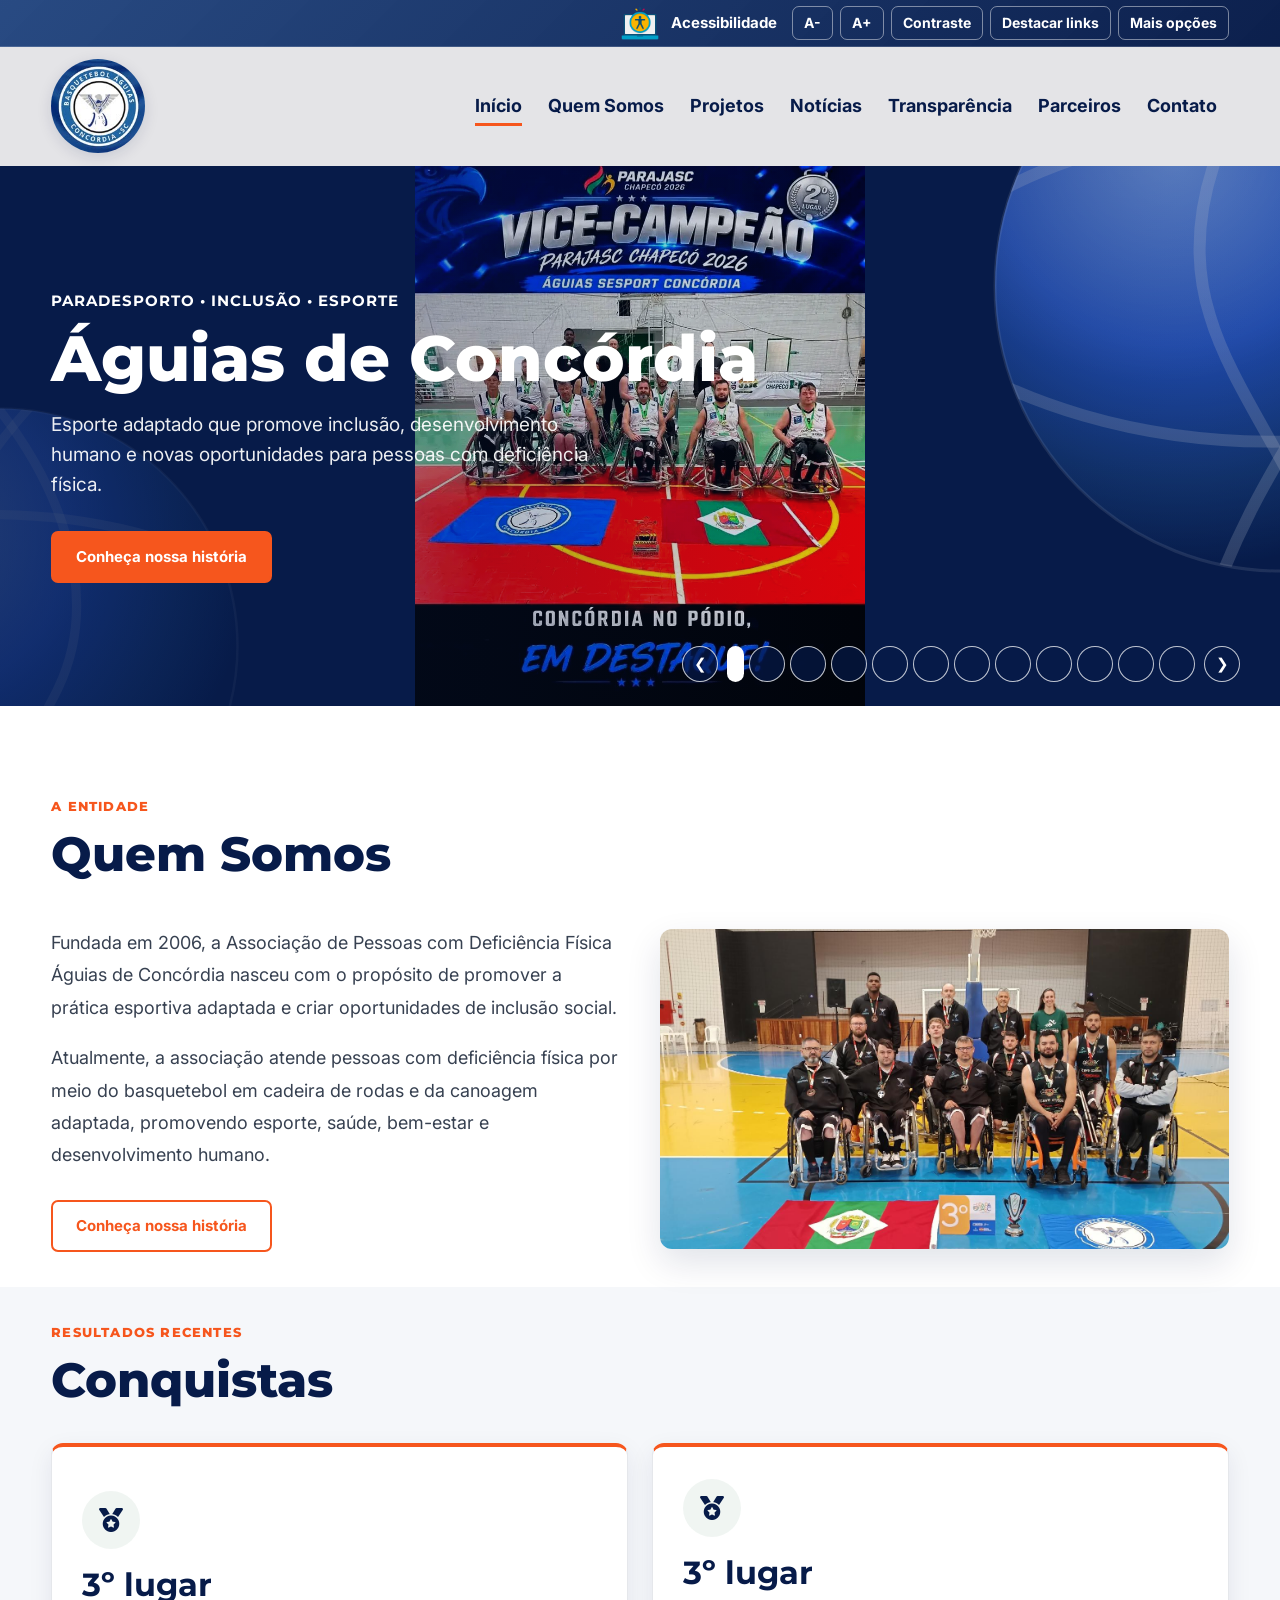
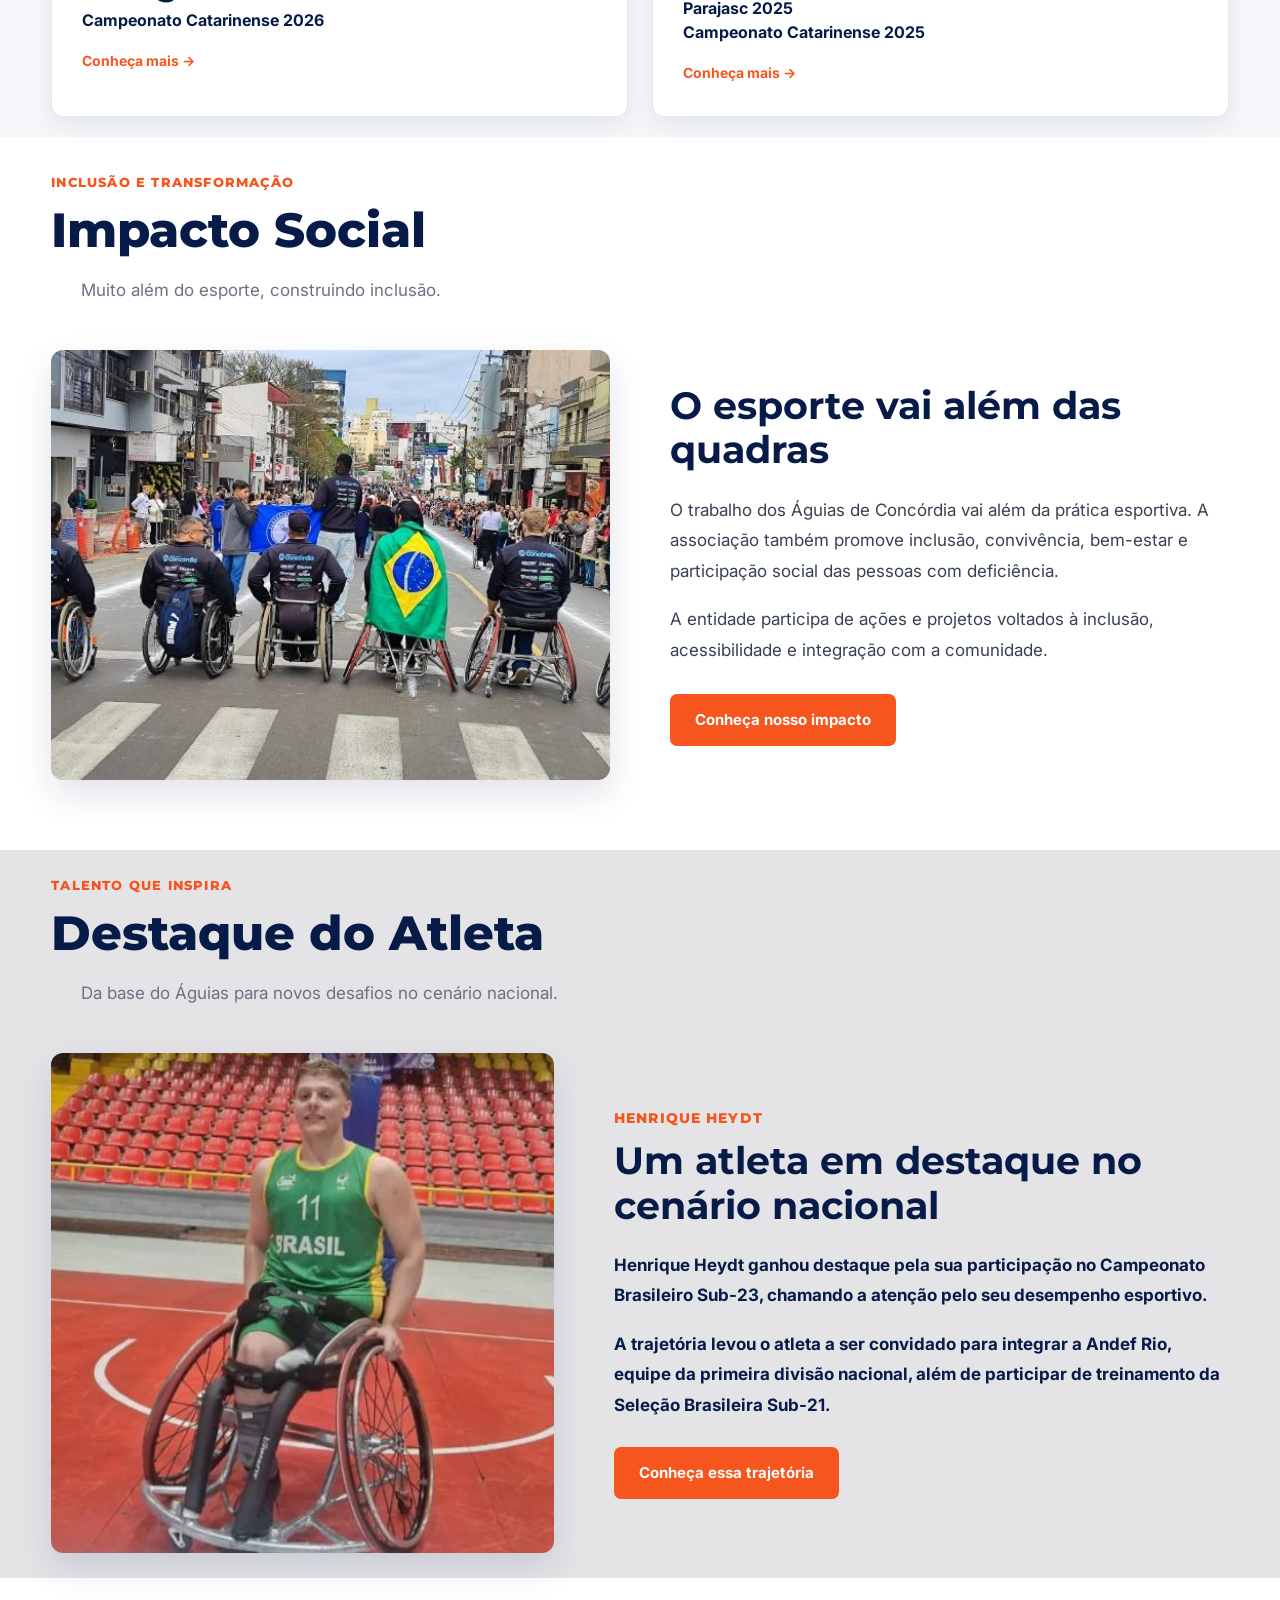
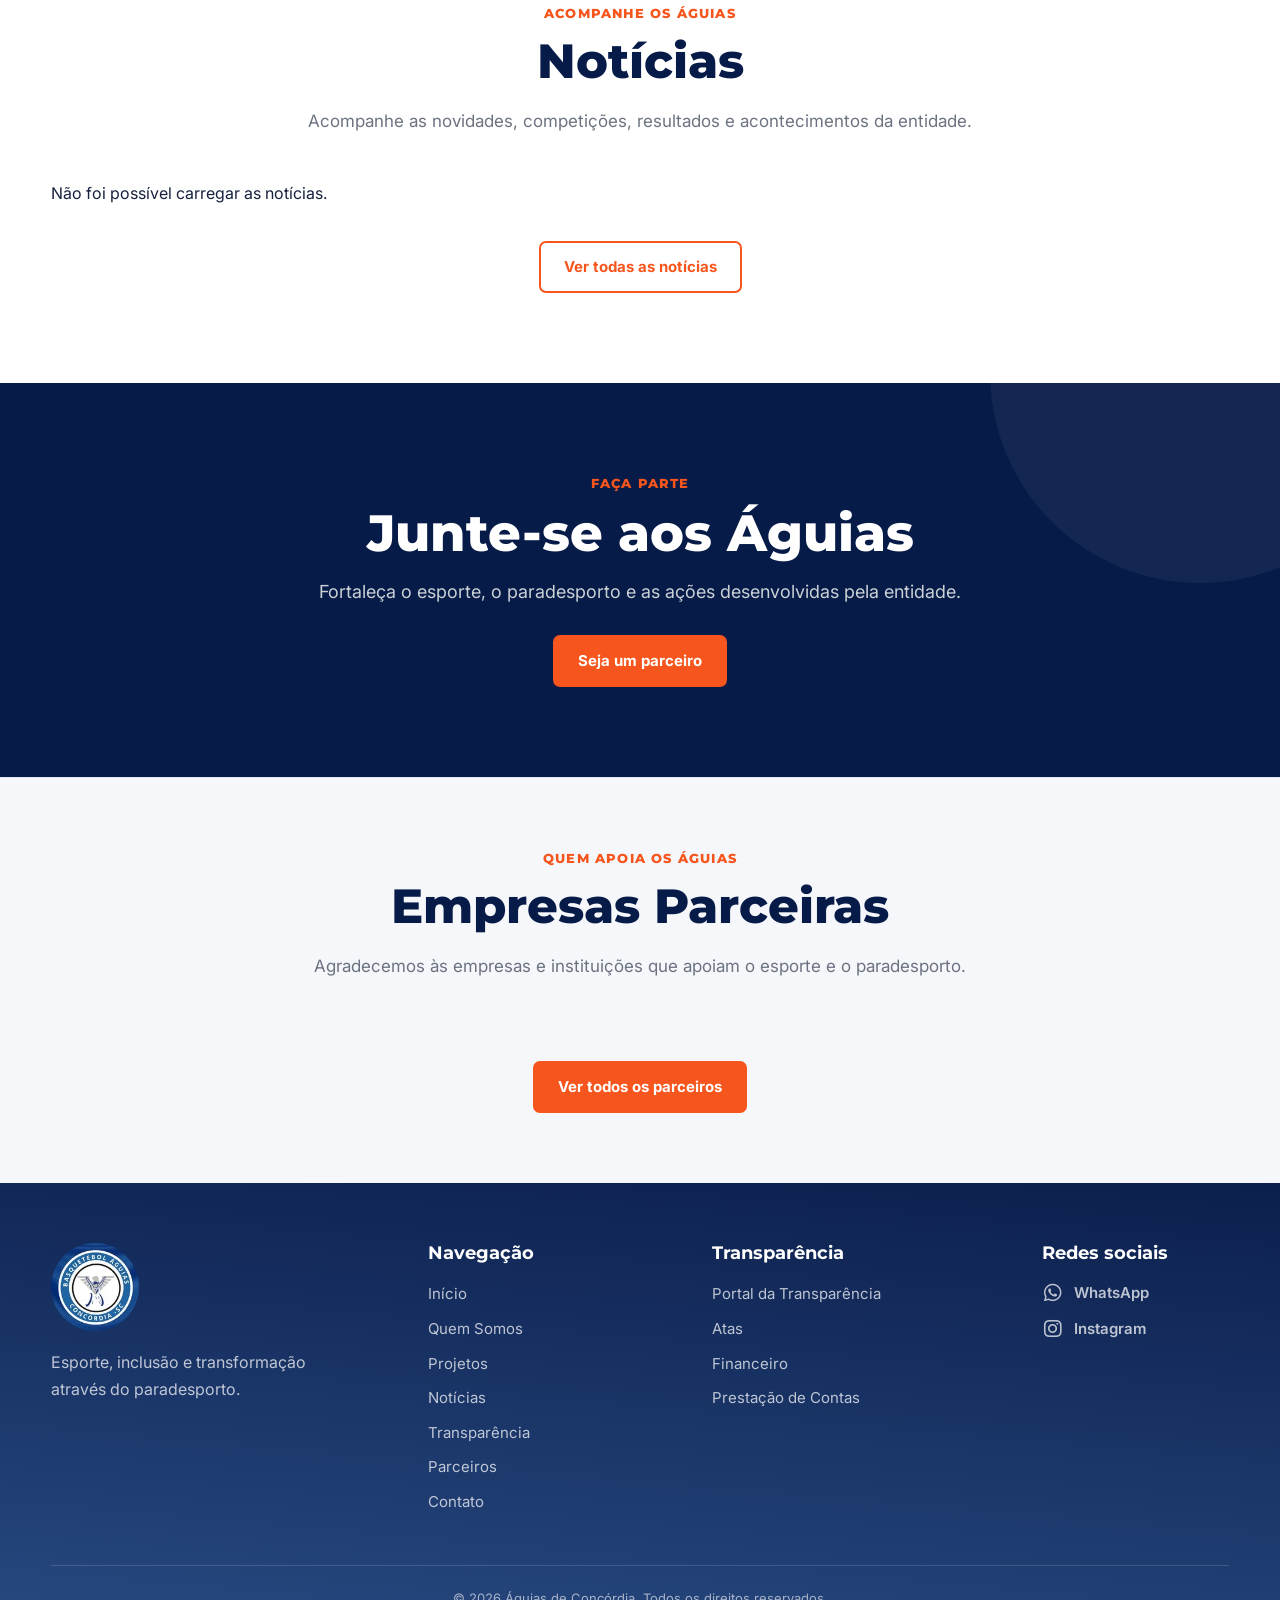
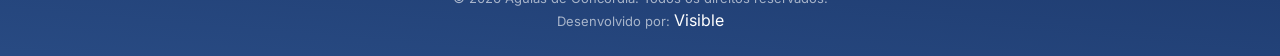
<file: index.html>
<!DOCTYPE html>
<html lang="pt-BR">

<head>
  <meta charset="UTF-8">

  <meta name="viewport" content="width=device-width, initial-scale=1.0, viewport-fit=cover">

  <!-- ==================================================
       iOS / Safari
  ================================================== -->
  <meta name="mobile-web-app-capable" content="yes">
  <meta name="apple-mobile-web-app-status-bar-style" content="default">
  <meta name="apple-mobile-web-app-title" content="Águias de Concórdia">

  <!-- ==================================================
       Navegadores / PWA
  ================================================== -->
  <meta name="theme-color" content="#0b2a4a">

  <!-- ==================================================
       SEO
  ================================================== -->
  <title>
    Águias de Concórdia | Paradesporto, Inclusão e Esporte
  </title>

  <meta name="description" content="Águias de Concórdia: esporte, inclusão e transformação através do paradesporto. Conheça nossos atletas, projetos, notícias, parceiros e ações.">

  <meta name="robots" content="index, follow">

  <meta name="author" content="Águias de Concórdia">

  <!-- ==================================================
       URL CANÔNICA
  ================================================== -->
  <link rel="canonical" href="https://www.aguiasdeconcordia.org/">

  <!-- ==================================================
       FAVICON
  ================================================== -->
  <link rel="icon" type="image/png" href="assets/logo_aguias_concordia.png">

  <!-- ==================================================
       OPEN GRAPH
  ================================================== -->
  <meta property="og:type" content="website">

  <meta property="og:title" content="Águias de Concórdia | Paradesporto, Inclusão e Esporte">

  <meta property="og:description" content="Esporte, inclusão e transformação através do paradesporto.">

  <meta property="og:url" content="https://www.aguiasdeconcordia.org/">

  <meta property="og:image" content="https://www.aguiasdeconcordia.org/assets/logo_aguias_concordia.webp">

  <meta property="og:locale" content="pt_BR">

  <!-- ==================================================
       TWITTER / X
  ================================================== -->
  <meta name="twitter:card" content="summary_large_image">

  <meta name="twitter:title" content="Águias de Concórdia | Paradesporto, Inclusão e Esporte">

  <meta name="twitter:description" content="Esporte, inclusão e transformação através do paradesporto.">

  <meta name="twitter:image" content="https://www.aguiasdeconcordia.org/assets/logo_aguias_concordia.webp">

  <!-- ==================================================
       FONTES
  ================================================== -->
  <link rel="preconnect" href="https://fonts.googleapis.com">

  <link rel="preconnect" href="https://fonts.gstatic.com" crossorigin>

  <link rel="stylesheet" href="https://fonts.googleapis.com/css2?family=Inter:wght@400;500;600;700;800&family=Montserrat:wght@500;600;700;800&display=swap">

  <!-- ==================================================
       FONT AWESOME
  ================================================== -->
  <link rel="stylesheet" href="https://cdnjs.cloudflare.com/ajax/libs/font-awesome/6.7.2/css/all.min.css">

  <!-- ==================================================
       CSS PRINCIPAL
  ================================================== -->
  <link rel="stylesheet" href="css/style.css">

  <!-- ==================================================
       DADOS ESTRUTURADOS — ORGANIZAÇÃO
  ================================================== -->
  <script type="application/ld+json">
  {
    "@context": "https://schema.org",
    "@type": "Organization",
    "name": "Águias de Concórdia",
    "url": "https://www.aguiasdeconcordia.org/",
    "logo": "https://www.aguiasdeconcordia.org/assets/logo_aguias_concordia.webp",
    "description": "Esporte, inclusão e transformação através do paradesporto.",
    "address": {
      "@type": "PostalAddress",
      "addressLocality": "Concórdia",
      "addressRegion": "SC",
      "addressCountry": "BR"
    }
  }
  </script>

</head>

<body>

  <!-- ACESSIBILIDADE -->
  <a href="#conteudo" class="skip-link">Ir para o conteúdo principal</a>

  <div class="barra-acessibilidade" role="region" aria-label="Ferramentas de acessibilidade">
    <div class="container barra-acessibilidade__conteudo">

      <span class="acessibilidade-titulo">
        Acessibilidade
      </span>

      <button type="button" id="diminuir-fonte" aria-label="Diminuir tamanho da fonte">A-</button>

      <button type="button" id="aumentar-fonte" aria-label="Aumentar tamanho da fonte">A+</button>

      <button type="button" id="alto-contraste" aria-label="Ativar alto contraste">Contraste</button>

      <button type="button" id="destacar-links" aria-label="Destacar links da página">Destacar links</button>

      <button type="button" id="abrir-acessibilidade" aria-expanded="false" aria-controls="painel-acessibilidade">Mais opções</button>



    </div>
  </div>

  <div id="painel-acessibilidade" class="painel-acessibilidade" hidden>
    <div class="container painel-acessibilidade__conteudo">

      <div class="acessibilidade-opcoes">

        <h2>Opções de acessibilidade</h2>

        <div class="acessibilidade-botoes">

          <button type="button" id="reduzir-animacoes" aria-pressed="false">
            Reduzir animações
          </button>

          <button type="button" id="aumentar-espacamento" aria-pressed="false">
            Aumentar espaçamento
          </button>

          <button type="button" id="aumentar-cursor" aria-pressed="false">
            Cursor maior
          </button>

          <button type="button" id="restaurar-acessibilidade">
            Restaurar padrão
          </button>

        </div>
      </div>
    </div>
  </div>


  <!-- HEADER -->
  <header class="cabecalho">
    <div class="container cabecalho__conteudo">

      <a href="index.html" class="logo-link" aria-label="Águias de Concórdia - Página inicial">

        <picture>
          <source media="(max-width: 800px)" srcset="assets/logo_aguias_concordia.webp">

          <img src="assets/logo_aguias_concordia.png" alt="Águias de Concórdia" class="logo" loading="lazy" decoding="async">
        </picture>
      </a>

      <button type="button" class="botao-menu" id="botao-menu" aria-label="Abrir menu principal" aria-expanded="false" aria-controls="menu-principal">
        <span></span>
        <span></span>
        <span></span>
      </button>

      <nav class="menu-principal" id="menu-principal" aria-label="Menu principal">
        <ul>

          <li>
            <a href="index.html" aria-current="page">Início</a>
          </li>

          <li>
            <a href="quem-somos.html">Quem Somos</a>
          </li>

          <li>
            <a href="projetos.html">Projetos</a>
          </li>

          <li>
            <a href="noticias.html">Notícias</a>
          </li>

          <li>
            <a href="transparencia.html">Transparência</a>
          </li>

          <li>
            <a href="parceiros.html">Parceiros</a>
          </li>

          <li>
            <a href="contato.html">Contato</a>
          </li>

        </ul>
      </nav>

    </div>
  </header>


  <!-- CONTEÚDO -->
  <main id="conteudo">

    <!-- HERO -->
    <section class="hero" aria-labelledby="titulo-hero">

      <div class="hero-imagem" aria-hidden="true">


        <picture>
          <source media="(max-width: 800px)" srcset="assets/vice_campeaonato_chapeco_mobile_412x495.webp">

          <img class="hero-slide ativo" src="assets/vice_campeaonato_chapeco_menor.webp" alt="Equipe Águias de Concórdia de basquetebol em cadeira de rodas Vice Campeão 2026" fetchpriority="high" decoding="async">
        </picture>

        <picture>
          <source media="(max-width: 800px)" srcset="assets/5.webp">

          <img class="hero-slide" src="assets/5.jpg" alt="Atleta dos Águias de Concórdia durante partida" loading="lazy" decoding="async">
        </picture>


        <picture>
          <source media="(max-width: 800px)" srcset="assets/7.webp">

          <img class="hero-slide" src="assets/7.jpg" alt="Atleta dos Águias de Concórdia em atividade esportiva" loading="lazy" decoding="async">
        </picture>


        <picture>
          <source media="(max-width: 800px)" srcset="assets/6.webp">

          <img class="hero-slide" src="assets/6.jpg" alt="Atletas dos Águias de Concórdia durante partida" loading="lazy" decoding="async">
        </picture>


        <picture>
          <source media="(max-width: 800px)" srcset="assets/carro_onibus_mobile.webp">

          <img class="hero-slide" src="assets/carro_onibus_menor.webp" alt="Veiculos da Entidade Carro, Van e Onibus" loading="lazy" decoding="async">
        </picture>

        <picture>
          <source media="(max-width: 800px)" srcset="assets/42.webp">

          <img class="hero-slide" src="assets/42.jpg" alt="Equipe Águias de Concórdia durante competição" loading="lazy" decoding="async">
        </picture>

        <picture>
          <source media="(max-width: 800px)" srcset="assets/10.webp">

          <img class="hero-slide" src="assets/10.jpg" alt="Atletas treinando" loading="lazy" decoding="async">
        </picture>

        <picture>
          <source media="(max-width: 800px)" srcset="assets/40.webp">

          <img class="hero-slide" src="assets/40.jpg" alt="Atleta tirando foto com fã" loading="lazy" decoding="async">
        </picture>

        <picture>
          <source media="(max-width: 800px)" srcset="assets/41.webp">

          <img class="hero-slide" src="assets/41.jpg" alt="Atleta com sua medalha" loading="lazy" decoding="async">
        </picture>


        <picture>
          <source media="(max-width: 800px)" srcset="assets/frente_carro_adesivado_pequena.webp">

          <img class="hero-slide" src="assets/frente_carro_adesivado_pequena.webp" alt="Veiculos da Entidade Carro, Van e Onibus" loading="lazy" decoding="async">
        </picture>


        <picture>
          <source media="(max-width: 800px)" srcset="assets/carro_onibus_van_mobile.webp">

          <img class="hero-slide" src="assets/carro_onibus_van_menor.webp" alt="Veiculos da Entidade Carro, Van e Onibus" loading="lazy" decoding="async">
        </picture>

        <!--<picture>
            <source media="(max-width: 800px)" srcset="assets/carro_van_mobile.webp">

            <img class="hero-slide" src="assets/carro_van_menor.webp" alt="Veiculos da Entidade Carro, Van e Onibus" loading="lazy" decoding="async">
          </picture>-->

        <!--  <picture>
            <source media="(max-width: 800px)" srcset="assets/tampa_lateral_oibus_pequena.webp">

            <img class="hero-slide" src="assets/tampa_lateral_oibus_pequena.webp" alt="Veiculos da Entidade Carro, Van e Onibus" loading="lazy" decoding="async">
          </picture>-->


        <picture>
          <source media="(max-width: 800px)" srcset="assets/frente_onibus_pequena.webp">

          <img class="hero-slide" src="assets/frente_onibus_grande.jpeg" alt="Veiculos da Entidade Carro, Van e Onibus" loading="lazy" decoding="async">
        </picture>

      </div>


      <div class=" hero-overlay">
      </div>

      <div class="hero-controles" aria-label="Controles das imagens principais">

        <button type="button" class="hero-anterior" aria-label="Imagem anterior">
          &#10094;
        </button>

        <div class="hero-indicadores" aria-label="Selecionar imagem"></div>

        <button type="button" class="hero-proximo" aria-label="Próxima imagem">
          &#10095;
        </button>

      </div>

      <div class="container hero-conteudo">

        <p class="hero-subtitulo">PARADESPORTO • INCLUSÃO • ESPORTE</p>

        <h1 id="titulo-hero">Águias de Concórdia</h1>

        <p class="hero-texto">
          Esporte adaptado que promove inclusão, desenvolvimento humano
          e novas oportunidades para pessoas com deficiência física.
        </p>

        <a href="quem-somos.html" class="botao">
          Conheça nossa história
        </a>

      </div>
    </section>


    <!-- QUEM SOMOS — RESUMO -->
    <section class="secao quem-somos" aria-labelledby="titulo-quem-somos">

      <div class="container">

        <div class="secao-cabecalho">
          <p class="eyebrow">A entidade</p>
          <h2 id="titulo-quem-somos">Quem Somos</h2>
        </div>

        <div class="quem-somos__conteudo">

          <div class="quem-somos__texto">
            <p>
              Fundada em 2006, a Associação de Pessoas com Deficiência Física
              Águias de Concórdia nasceu com o propósito de promover a prática
              esportiva adaptada e criar oportunidades de inclusão social.
            </p>

            <p>
              Atualmente, a associação atende pessoas com deficiência física
              por meio do basquetebol em cadeira de rodas e da canoagem adaptada,
              promovendo esporte, saúde, bem-estar e desenvolvimento humano.
            </p>

            <a href="quem-somos.html" class="botao botao--secundario">
              Conheça nossa história
            </a>
          </div>

          <div class="imagem-destaque">

            <picture>
              <source media="(max-width: 800px)" srcset="assets/quem_somos_mobile.webp">

              <img class="animar-entrada entrada-esquerda" src="assets/quem_somos.jpg" alt="Equipe dos Águias de Concórdia" loading="lazy" decoding="async">
            </picture>

          </div>

        </div>
      </div>
    </section>

    <!--=====================================================CONQUISTAS 2025=====================================================-->

    <section class=" secao conquistas" aria-labelledby="titulo-conquistas">

      <div class="container">

        <div class="secao-cabecalho conquistas__cabecalho">

          <p class="eyebrow">Resultados recentes</p>

          <h2 id="titulo-conquistas">
            Conquistas
          </h2>

        </div>


        <div class="conquistas__grid">

          <!-- PARAjasc -->
          <a href="quem-somos.html" class="conquista-card">

            <div class="conquista-card__icone" aria-hidden="true">
              <i class="fa-solid fa-medal"></i>
            </div>

            <strong>3º lugar</strong>

            <span>Campeonato Catarinense 2026</span>

            <span class="conquista-card__link">
              Conheça mais →
            </span>

          </a>



          </a>
          <!-- PARAjasc -->
          <a href="quem-somos.html" class="conquista-card">

            <div class="conquista-card__icone" aria-hidden="true">
              <i class="fa-solid fa-medal"></i>
            </div>

            <strong>3º lugar</strong>
            <span>Parajasc 2025</span>
            <span>Campeonato Catarinense 2025</span>

            <span class="conquista-card__link">
              Conheça mais →
            </span>

          </a>

        </div>

      </div>

    </section>



    <!-- =====================================================
     IMPACTO SOCIAL
====================================================== -->

    <!-- =====================================================
     IMPACTO SOCIAL
====================================================== -->

    <section class="secao impacto-social" aria-labelledby="titulo-impacto-social">

      <div class="container">

        <!-- CABEÇALHO DA SEÇÃO -->
        <div class="secao-cabecalho impacto-social__cabecalho">

          <p class="eyebrow">
            Inclusão e transformação
          </p>

          <h2 id="titulo-impacto-social">
            Impacto Social
          </h2>

          <p class="secao-introducao">
            Muito além do esporte, construindo inclusão.
          </p>

        </div>


        <!-- CONTEÚDO -->
        <div class="impacto-social__conteudo">

          <!-- IMAGEM -->
          <div class="impacto-social__imagem">


            <picture>
              <source media="(max-width: 800px)" srcset="assets/17.webp">

              <img class="animar-entrada entrada-direita" src="assets/17.jpg" alt="Equipe Águias de Concórdia em atividade" loading="lazy" decoding="async">
            </picture>

          </div>


          <!-- TEXTO -->
          <div class="impacto-social__texto">

            <h3>
              O esporte vai além das quadras
            </h3>

            <p>
              O trabalho dos Águias de Concórdia vai além da prática esportiva.
              A associação também promove inclusão, convivência, bem-estar e
              participação social das pessoas com deficiência.
            </p>

            <p>
              A entidade participa de ações e projetos voltados à inclusão,
              acessibilidade e integração com a comunidade.
            </p>

            <a href="quem-somos.html" class="botao">
              Conheça nosso impacto
            </a>

          </div>

        </div>

      </div>

    </section>

    <!-- =====================================================
     DESTAQUE DO ATLETA
====================================================== -->

    <section class="secao destaque-atleta" aria-labelledby="titulo-destaque-atleta">

      <div class="container">

        <!-- CABEÇALHO DA SEÇÃO -->
        <div class="secao-cabecalho destaque-atleta__cabecalho">

          <p class="eyebrow">
            Talento que inspira
          </p>

          <h2 id="titulo-destaque-atleta">
            Destaque do Atleta
          </h2>

          <p class="secao-introducao">
            Da base do Águias para novos desafios no cenário nacional.
          </p>

        </div>

        <!-- CONTEÚDO -->
        <div class="destaque-atleta__conteudo">

          <!-- FOTO -->
          <div class="destaque-atleta__imagem">


            <picture>
              <source media="(max-width: 800px)" srcset="assets/46.webp">

              <img class="animar-entrada entrada-esquerda" src="assets/46.jpg" alt="Henrique Heydt, atleta do Águias de Concórdia" loading="lazy" decoding="async">
            </picture>

          </div>

          <!-- TEXTO -->
          <div class="destaque-atleta__texto">

            <p class="destaque-atleta__rotulo">
              Henrique Heydt
            </p>

            <h3>
              Um atleta em destaque no cenário nacional
            </h3>

            <p>
              Henrique Heydt ganhou destaque pela sua participação no
              Campeonato Brasileiro Sub-23, chamando a atenção pelo seu
              desempenho esportivo.
            </p>

            <p>
              A trajetória levou o atleta a ser convidado para integrar a
              Andef Rio, equipe da primeira divisão nacional, além de
              participar de treinamento da Seleção Brasileira Sub-21.
            </p>

            <a href="quem-somos.html" class="botao">
              Conheça essa trajetória
            </a>

          </div>

        </div>

      </div>

    </section>



    <!-- NOTÍCIAS — DESTAQUES -->
    <section class="secao noticias" aria-labelledby="titulo-noticias">

      <div class="container">

        <div class="secao-cabecalho secao-cabecalho--centralizado">
          <p class="eyebrow">Acompanhe os Águias</p>
          <h2 id="titulo-noticias">Notícias</h2>

          <p class="secao-introducao">
            Acompanhe as novidades, competições, resultados
            e acontecimentos da entidade.
          </p>
        </div>

        <div class="noticias__grid" id="lista-noticias-home">
        </div>

        <div class="secao-botao">
          <a href="noticias.html" class="botao botao--secundario">
            Ver todas as notícias
          </a>
        </div>

      </div>
    </section>


    <!-- JUNTE-SE A NÓS -->
    <section class="secao apoie" aria-labelledby="titulo-apoie">

      <div class="container">

        <div class="apoie__conteudo">

          <p class="eyebrow eyebrow--claro">Faça parte</p>

          <h2 id="titulo-apoie">Junte-se aos Águias</h2>

          <p>
            Fortaleça o esporte, o paradesporto e as ações
            desenvolvidas pela entidade.
          </p>

          <a href="contato.html" class="botao">
            Seja um parceiro
          </a>

        </div>

      </div>
    </section>


    <!-- PARCEIROS — CARROSSEL -->
    <section class="parceiros" aria-labelledby="titulo-parceiros">
      <div class="container">
        <div class="secao-cabecalho secao-cabecalho--centralizado">
          <p class="eyebrow">Quem apoia os Águias</p>
          <h2 id="titulo-parceiros">Empresas Parceiras</h2>
          <p class="secao-introducao">
            Agradecemos às empresas e instituições que apoiam
            o esporte e o paradesporto.
          </p>
        </div>
        <div class="parceiros-carrossel">

          <div class="parceiros-carrossel__viewport" aria-label="Empresas parceiras">
            <div class="parceiros__lista" id="lista-parceiros-home"></div>
          </div>
        </div>
        <div class="secao-botao">
          <a href="parceiros.html" class="botao">
            Ver todos os parceiros
          </a>
        </div>
      </div>
    </section>

  </main>


  <!-- FOOTER -->
  <footer class="rodape">

    <div class="container">

      <div class="footer-grid">

        <div class="footer-col footer-col--marca">

          <a href="index.html" aria-label="Voltar para o início">

            <picture>
              <source media="(max-width: 800px)" srcset="assets/logo_aguias_concordia.webp">

              <img src="assets/logo_aguias_concordia.png" alt="Águias de Concórdia" class="logo-footer" loading=lazy" decoding="async">
            </picture>
          </a>

          <p>
            Esporte, inclusão e transformação
            através do paradesporto.
          </p>

        </div>


        <div class="footer-col">

          <h2>Navegação</h2>

          <ul>
            <li><a href="index.html">Início</a></li>
            <li><a href="quem-somos.html">Quem Somos</a></li>
            <li><a href="projetos.html">Projetos</a></li>
            <li><a href="noticias.html">Notícias</a></li>
            <li><a href="transparencia.html">Transparência</a></li>
            <li><a href="parceiros.html">Parceiros</a></li>
            <li><a href="contato.html">Contato</a></li>
          </ul>

        </div>


        <div class="footer-col">

          <h2>Transparência</h2>

          <ul>
            <li><a href="transparencia.html">Portal da Transparência</a></li>
            <li><a href="transparencia.html">Atas</a></li>
            <li><a href="transparencia.html">Financeiro</a></li>
            <!--Opcional 
            <li><a href="transparencia.html">Convênios</a></li>
            <li><a href="transparencia.html">Contratos</a></li>-->
            <li><a href="transparencia.html">Prestação de Contas</a></li>
          </ul>

        </div>


        <div class="footer-col">

          <h2>Redes sociais</h2>

          <ul class="redes-sociais">

            <li>
              <a href="https://wa.me/5549999665891?text=Olá!%20Vim%20pelo%20site%20dos%20Águias%20de%20Concórdia%20e%20gostaria%20de%20obter%20mais%20informações.%20Poderiam%20me%20ajudar%3F" target="_blank" rel="noopener noreferrer" aria-label="WhatsApp dos Águias de Concórdia">

                <i class="fa-brands fa-whatsapp" aria-hidden="true"></i>
                <span>WhatsApp</span>
              </a>
            </li>

            <li>
              <a href="https://www.instagram.com/aguiasconcordia/" target="_blank" rel="noopener noreferrer" aria-label="Instagram dos Águias de Concórdia">
                <i class="fa-brands fa-instagram" aria-hidden="true"></i>
                <span>Instagram</span>
              </a>
            </li>

          </ul>

        </div>

      </div>

      <div class="footer-bottom">
        <p>
          &copy; 2026 Águias de Concórdia.
          Todos os direitos reservados.
        </p>
        <p class="desenvolvido-por">
          Desenvolvido por:
          <a href="https://www.linkedin.com/in/rafael-da-silva-rfs/" target="_blank" rel="noopener noreferrer">
            Visible
          </a>
        </p>
      </div>


    </div>
  </footer>

  <script src="js/script.js"></script>
  <script src="js/noticias.js"></script>
  <script src="js/parceiros.js"></script>
  <script src="js/iteracoes.js"></script>
</body>

</html>
</file>
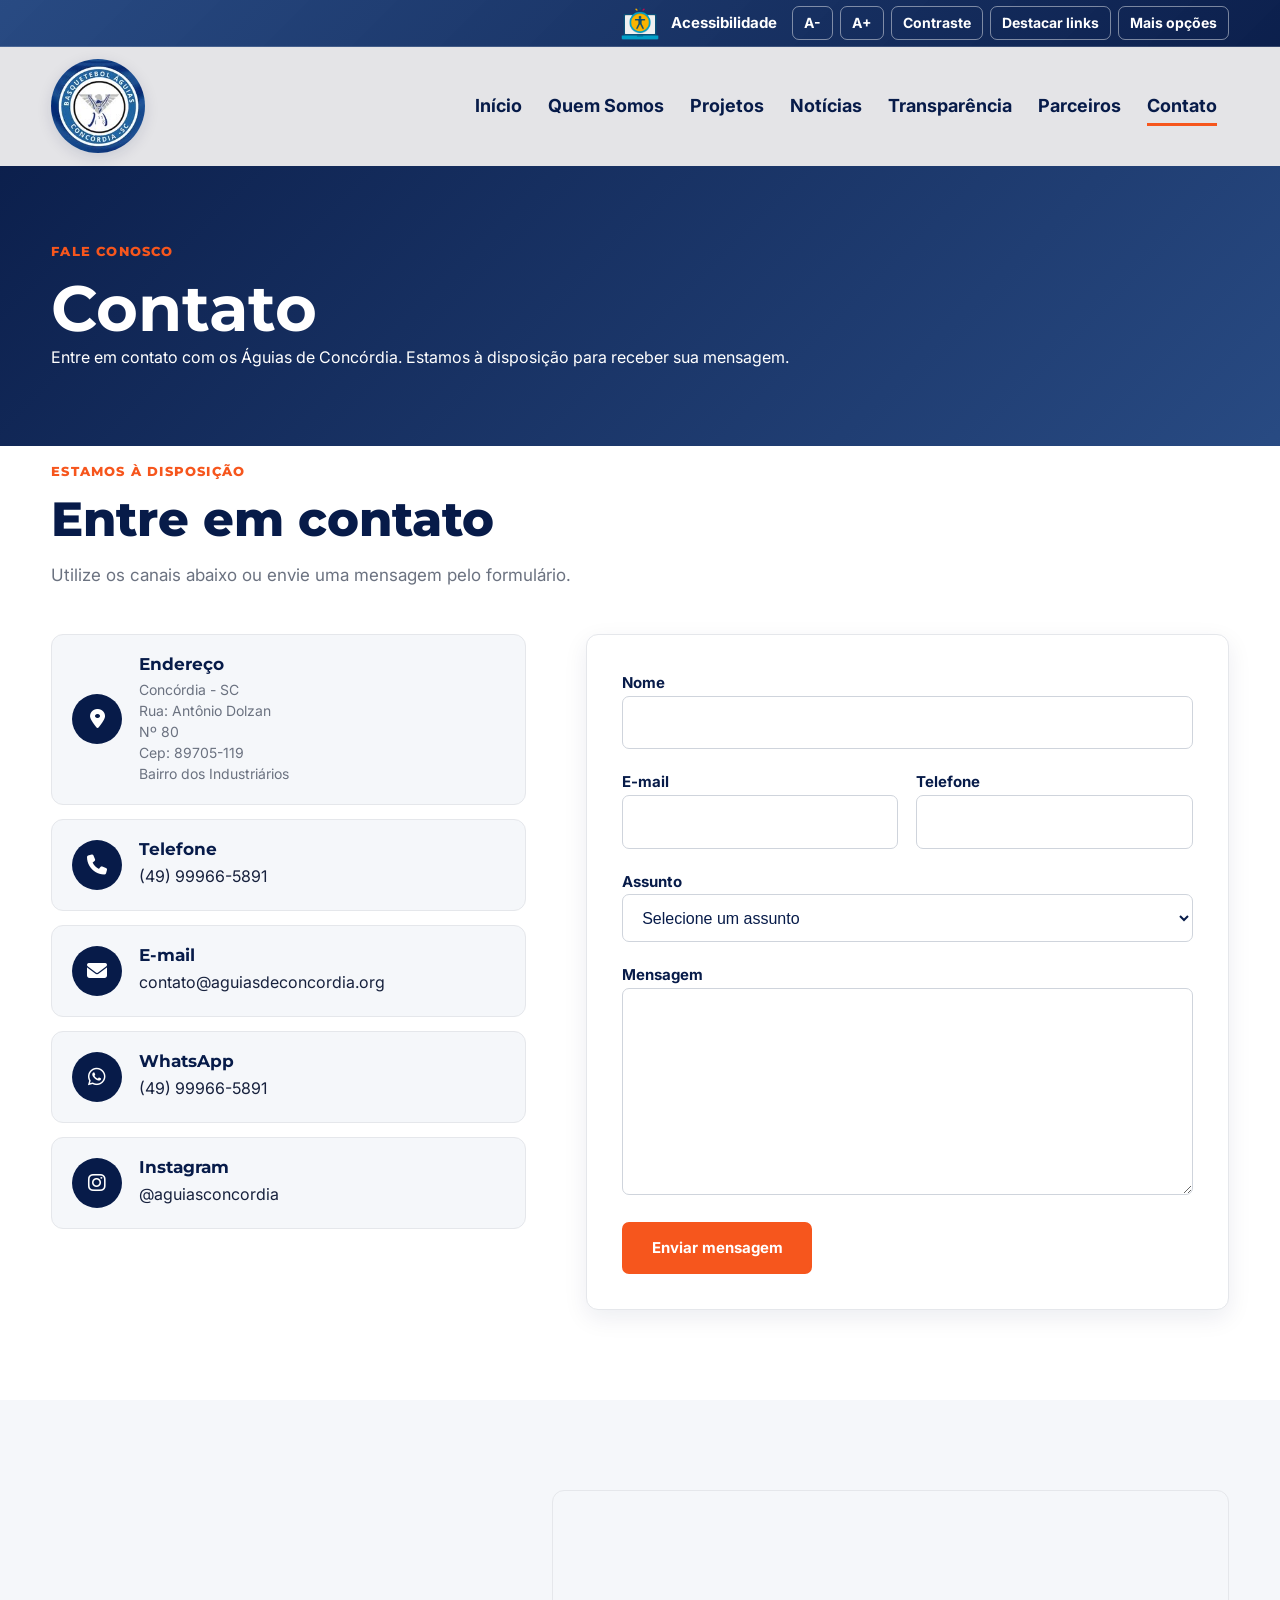
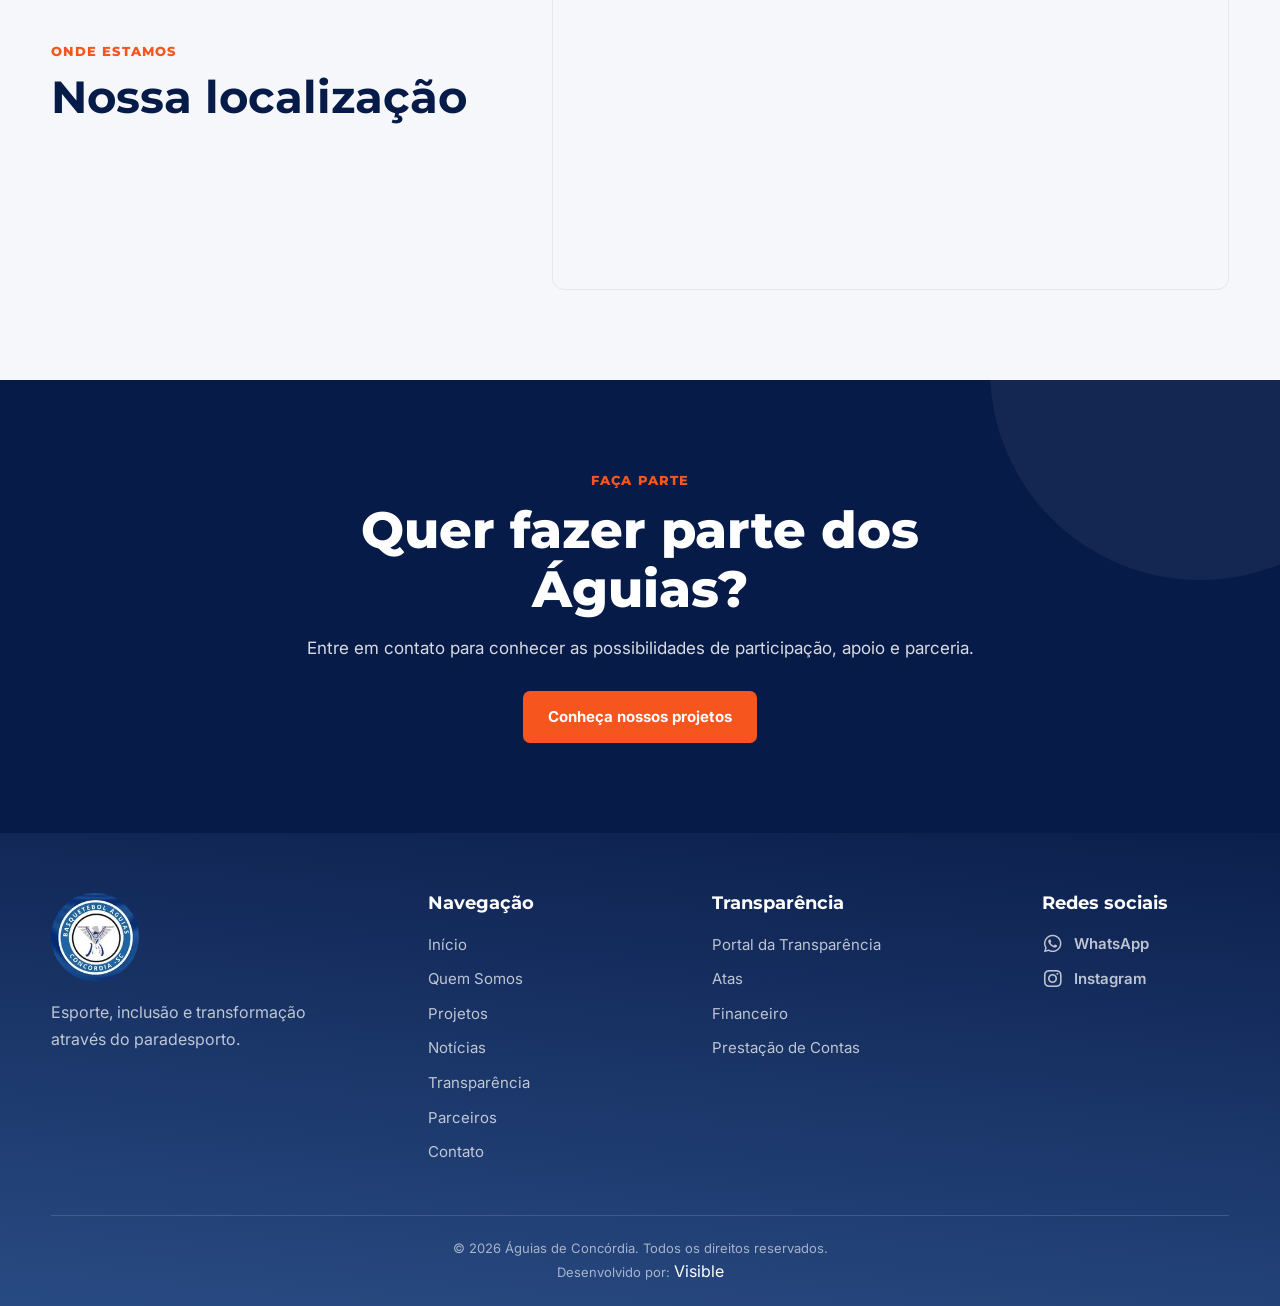
<file: contato.html>
<!DOCTYPE html>
<html lang="pt-BR">

<head>
  <meta charset="UTF-8">
  <meta name="viewport" content="width=device-width, initial-scale=1.0, viewport-fit=cover">

  <!-- Compatibilidade -->
  <meta http-equiv="X-UA-Compatible" content="IE=edge">

  <!-- iOS / Safari -->
  <meta name="mobile-web-app-capable" content="yes">
  <meta name="apple-mobile-web-app-status-bar-style" content="default">
  <meta name="apple-mobile-web-app-title" content="Águias de Concórdia">

  <!-- Navegadores / PWA -->
  <meta name="theme-color" content="#0b2a4a">

  <link rel="icon" type="image/png" href="assets/logo_aguias_concordia.png">

  <meta name="description" content="Entre em contato com os Águias de Concórdia. Fale conosco sobre esporte, paradesporto, projetos e parcerias.">

  <title>Contato | Águias de Concórdia</title>

  <link rel="preconnect" href="https://fonts.googleapis.com">
  <link rel="preconnect" href="https://fonts.gstatic.com" crossorigin>
  <link href="https://fonts.googleapis.com/css2?family=Inter:wght@400;500;600;700;800&family=Montserrat:wght@500;600;700;800&display=swap" rel="stylesheet">
  <link rel="stylesheet" href="https://cdnjs.cloudflare.com/ajax/libs/font-awesome/6.7.2/css/all.min.css">

  <link rel="stylesheet" href="css/style.css">
  <link rel="stylesheet" href="css/contato.css">
</head>

<body>

  <!-- ACESSIBILIDADE -->
  <a href="#conteudo" class="skip-link">
    Ir para o conteúdo principal
  </a>

  <div class="barra-acessibilidade" role="region" aria-label="Ferramentas de acessibilidade">

    <div class="container barra-acessibilidade__conteudo">

      <span class="acessibilidade-titulo">
        Acessibilidade
      </span>

      <button type="button" id="diminuir-fonte" aria-label="Diminuir tamanho da fonte">
        A-
      </button>

      <button type="button" id="aumentar-fonte" aria-label="Aumentar tamanho da fonte">
        A+
      </button>

      <button type="button" id="alto-contraste" aria-label="Ativar alto contraste">
        Contraste
      </button>

      <button type="button" id="destacar-links" aria-label="Destacar links da página">
        Destacar links
      </button>

      <button type="button" id="abrir-acessibilidade" aria-expanded="false" aria-controls="painel-acessibilidade">
        Mais opções
      </button>

    </div>
  </div>

  <div id="painel-acessibilidade" class="painel-acessibilidade" hidden>
    <div class="container painel-acessibilidade__conteudo">

      <div class="acessibilidade-opcoes">

        <h2>Opções de acessibilidade</h2>

        <div class="acessibilidade-botoes">

          <button type="button" id="reduzir-animacoes" aria-pressed="false">
            Reduzir animações
          </button>

          <button type="button" id="aumentar-espacamento" aria-pressed="false">
            Aumentar espaçamento
          </button>

          <button type="button" id="aumentar-cursor" aria-pressed="false">
            Cursor maior
          </button>

          <button type="button" id="restaurar-acessibilidade">
            Restaurar padrão
          </button>
        </div>
      </div>
    </div>
  </div>


  <!-- HEADER -->
  <header class="cabecalho">

    <div class="container cabecalho__conteudo">

      <a href="index.html" class="logo-link" aria-label="Águias de Concórdia - Página inicial">

        <img src="assets/logo_aguias_concordia.png" alt="Águias de Concórdia" class="logo">

      </a>

      <button type="button" class="botao-menu" id="botao-menu" aria-label="Abrir menu principal" aria-expanded="false" aria-controls="menu-principal">

        <span></span>
        <span></span>
        <span></span>

      </button>

      <nav class="menu-principal" id="menu-principal" aria-label="Menu principal">

        <ul>

          <li>
            <a href="index.html">
              Início
            </a>
          </li>

          <li>
            <a href="quem-somos.html">
              Quem Somos
            </a>
          </li>

          <li>
            <a href="projetos.html">
              Projetos
            </a>
          </li>

          <li>
            <a href="noticias.html">
              Notícias
            </a>
          </li>

          <li>
            <a href="transparencia.html">
              Transparência
            </a>
          </li>

          <li>
            <a href="parceiros.html">
              Parceiros
            </a>
          </li>

          <li>
            <a href="contato.html" aria-current="page">
              Contato
            </a>
          </li>

        </ul>

      </nav>

    </div>

  </header>


  <!-- CONTEÚDO -->
  <main id="conteudo">

    <!-- HERO -->
    <section class="pagina-hero contato-hero" aria-labelledby="titulo-pagina">

      <div class="container pagina-hero__conteudo">

        <p class="eyebrow eyebrow--claro">
          Fale conosco
        </p>

        <h1 id="titulo-pagina">
          Contato
        </h1>

        <p>
          Entre em contato com os Águias de Concórdia.
          Estamos à disposição para receber sua mensagem.
        </p>

      </div>

    </section>


    <!-- INFORMAÇÕES + FORMULÁRIO -->
    <section class="secao contato-principal" aria-labelledby="titulo-contato">

      <div class="container">

        <div class="secao-cabecalho">

          <p class="eyebrow">
            Estamos à disposição
          </p>

          <h2 id="titulo-contato">
            Entre em contato
          </h2>

          <p>
            Utilize os canais abaixo ou envie uma mensagem
            pelo formulário.
          </p>

        </div>


        <div class="contato__conteudo">

          <!-- INFORMAÇÕES -->
          <div class="contato__informacoes">

            <article class="contato-info-card">

              <div class="contato-info-card__icone" aria-hidden="true">
                <i class="fa-solid fa-location-dot"></i>
              </div>

              <div>
                <h3>Endereço</h3>
                <p>Concórdia - SC</p>
                <p>Rua: Antônio Dolzan</p>
                <p> Nº 80</p>
                <p>Cep: 89705-119</p>
                <p>Bairro dos Industriários</p>


              </div>

            </article>


            <article class="contato-info-card">

              <div class="contato-info-card__icone" aria-hidden="true">
                <i class="fa-solid fa-phone"></i>
              </div>

              <div>
                <h3>Telefone</h3>
                <a href="tel:+5549999665891">
                  (49) 99966-5891
                </a>
              </div>

            </article>


            <article class="contato-info-card">

              <div class="contato-info-card__icone" aria-hidden="true">
                <i class="fa-solid fa-envelope"></i>
              </div>

              <div>
                <h3>E-mail</h3>
                <a href="mailto:contato@aguiasdeconcordia.org">
                  contato@aguiasdeconcordia.org
                </a>
              </div>

            </article>


            <article class="contato-info-card">

              <div class="contato-info-card__icone" aria-hidden="true">
                <i class="fa-brands fa-whatsapp"></i>
              </div>

              <div>
                <h3>WhatsApp</h3>
                <a href="https://wa.me/5549999665891" target="_blank" rel="noopener noreferrer">
                  (49) 99966-5891
                </a>
              </div>

            </article>


            <article class="contato-info-card">

              <div class="contato-info-card__icone" aria-hidden="true">
                <i class="fa-brands fa-instagram"></i>
              </div>

              <div>
                <h3>Instagram</h3>
                <a href="https://www.instagram.com/aguiasconcordia/" target="_blank" rel="noopener noreferrer">
                  @aguiasconcordia
                </a>
              </div>

            </article>

          </div>


          <!-- FORMULÁRIO -->
          <form class="formulario-contato" id="form" action="enviar.php" method="post">

            <div class="campo">

              <label for="nome">
                Nome
              </label>

              <input type="text" id="nome" name="nome" autocomplete="name" required>

            </div>


            <div class="formulario-linha">

              <div class="campo">

                <label for="email">
                  E-mail
                </label>

                <input type="email" id="email" name="email" autocomplete="email" required>

              </div>


              <div class="campo">

                <label for="telefone">
                  Telefone
                </label>

                <input type="tel" id="telefone" name="telefone" autocomplete="tel">

              </div>

            </div>


            <div class="campo">

              <label for="assunto">
                Assunto
              </label>

              <select id="assunto" name="assunto">

                <option value="">
                  Selecione um assunto
                </option>

                <option value="informacoes">
                  Informações
                </option>

                <option value="projetos">
                  Projetos
                </option>

                <option value="parcerias">
                  Parcerias
                </option>

                <option value="imprensa">
                  Imprensa
                </option>

                <option value="outros">
                  Outros
                </option>

              </select>

            </div>


            <div class="campo">

              <label for="mensagem">
                Mensagem
              </label>

              <textarea id="mensagem" name="mensagem" rows="7" required></textarea>

            </div>


            <!-- HONEYPOT — NÃO VISÍVEL PARA USUÁRIOS -->
            <div class="campo campo--honeypot" aria-hidden="true">
              <label for="website">
                Website
              </label>

              <input type="text" id="website" name="website" tabindex="-1" autocomplete="off">
            </div>


            <button type="submit" class="botao">
              Enviar mensagem
            </button>

            <!--<p class="formulario-aviso">
              O envio do formulário será conectado ao canal oficial
              da entidade na etapa de implementação.
            </p>-->

          </form>

        </div>

      </div>

    </section>


    <!-- LOCALIZAÇÃO -->
    <section class="secao localizacao" aria-labelledby="titulo-localizacao">

      <div class="container">

        <div class="localizacao__conteudo">

          <div>

            <p class="eyebrow">
              Onde estamos
            </p>

            <h2 id="titulo-localizacao">
              Nossa localização
            </h2>

          </div>

          <div class="mapa-localizacao">

            <iframe src="https://www.google.com/maps?q=Rua+Antônio+Dolzan,+80,+Concórdia,+SC,+89705-119&output=embed" title="Mapa da localização dos Águias de Concórdia" loading="lazy" referrerpolicy="no-referrer-when-downgrade">
            </iframe>

          </div>

        </div>

      </div>

    </section>


    <!-- JUNTE-SE -->
    <section class="secao contato-chamada" aria-labelledby="titulo-chamada">

      <div class="container contato-chamada__conteudo">

        <p class="eyebrow eyebrow--claro">
          Faça parte
        </p>

        <h2 id="titulo-chamada">
          Quer fazer parte dos Águias?
        </h2>

        <p>
          Entre em contato para conhecer as possibilidades
          de participação, apoio e parceria.
        </p>

        <a href="projetos.html" class="botao">
          Conheça nossos projetos
        </a>

      </div>

    </section>

  </main>


  <!-- FOOTER -->
  <footer class="rodape">

    <div class="container">

      <div class="footer-grid">

        <div class="footer-col footer-col--marca">

          <a href="index.html" aria-label="Voltar para o início">

            <img src="assets/logo_aguias_concordia.png" alt="Águias de Concórdia" class="logo-footer">

          </a>

          <p>
            Esporte, inclusão e transformação
            através do paradesporto.
          </p>

        </div>


        <div class="footer-col">

          <h2>
            Navegação
          </h2>

          <ul>

            <li><a href="index.html">Início</a></li>
            <li><a href="quem-somos.html">Quem Somos</a></li>
            <li><a href="projetos.html">Projetos</a></li>
            <li><a href="noticias.html">Notícias</a></li>
            <li><a href="transparencia.html">Transparência</a></li>
            <li><a href="parceiros.html">Parceiros</a></li>
            <li><a href="contato.html">Contato</a></li>

          </ul>

        </div>


        <div class="footer-col">

          <h2>
            Transparência
          </h2>

          <ul>

            <li><a href="transparencia.html">Portal da Transparência</a></li>
            <li><a href="transparencia.html">Atas</a></li>
            <li><a href="transparencia.html">Financeiro</a></li>
            <li><a href="transparencia.html">Prestação de Contas</a></li>

          </ul>

        </div>


        <div class="footer-col">

          <h2>
            Redes sociais
          </h2>

          <ul class="redes-sociais">

            <li>
              <a href="https://wa.me/5549999665891?text=Olá!%20Vim%20pelo%20site%20dos%20Águias%20de%20Concórdia%20e%20gostaria%20de%20obter%20mais%20informações.%20Poderiam%20me%20ajudar%3F" target="_blank" rel="noopener noreferrer" aria-label="WhatsApp dos Águias de Concórdia">
                <i class="fa-brands fa-whatsapp" aria-hidden="true"></i>
                <span>WhatsApp</span>
              </a>
            </li>

            <li>
              <a href="https://www.instagram.com/aguiasconcordia/" target="_blank" rel="noopener noreferrer" aria-label="Instagram dos Águias de Concórdia">

                <i class="fa-brands fa-instagram" aria-hidden="true"></i>
                <span>Instagram</span>

              </a>
            </li>

          </ul>

        </div>

      </div>


      <div class="footer-bottom">
        <p>
          &copy; 2026 Águias de Concórdia.
          Todos os direitos reservados.
        </p>
        <p class="desenvolvido-por">
          Desenvolvido por:
          <a href="https://www.linkedin.com/in/rafael-da-silva-rfs/" target="_blank" rel="noopener noreferrer">
            Visible
          </a>
        </p>
      </div>

    </div>

  </footer>

  <script src="js/script.js"></script>
  <script src="js/form.js"></script>
</body>

</html>
</file>
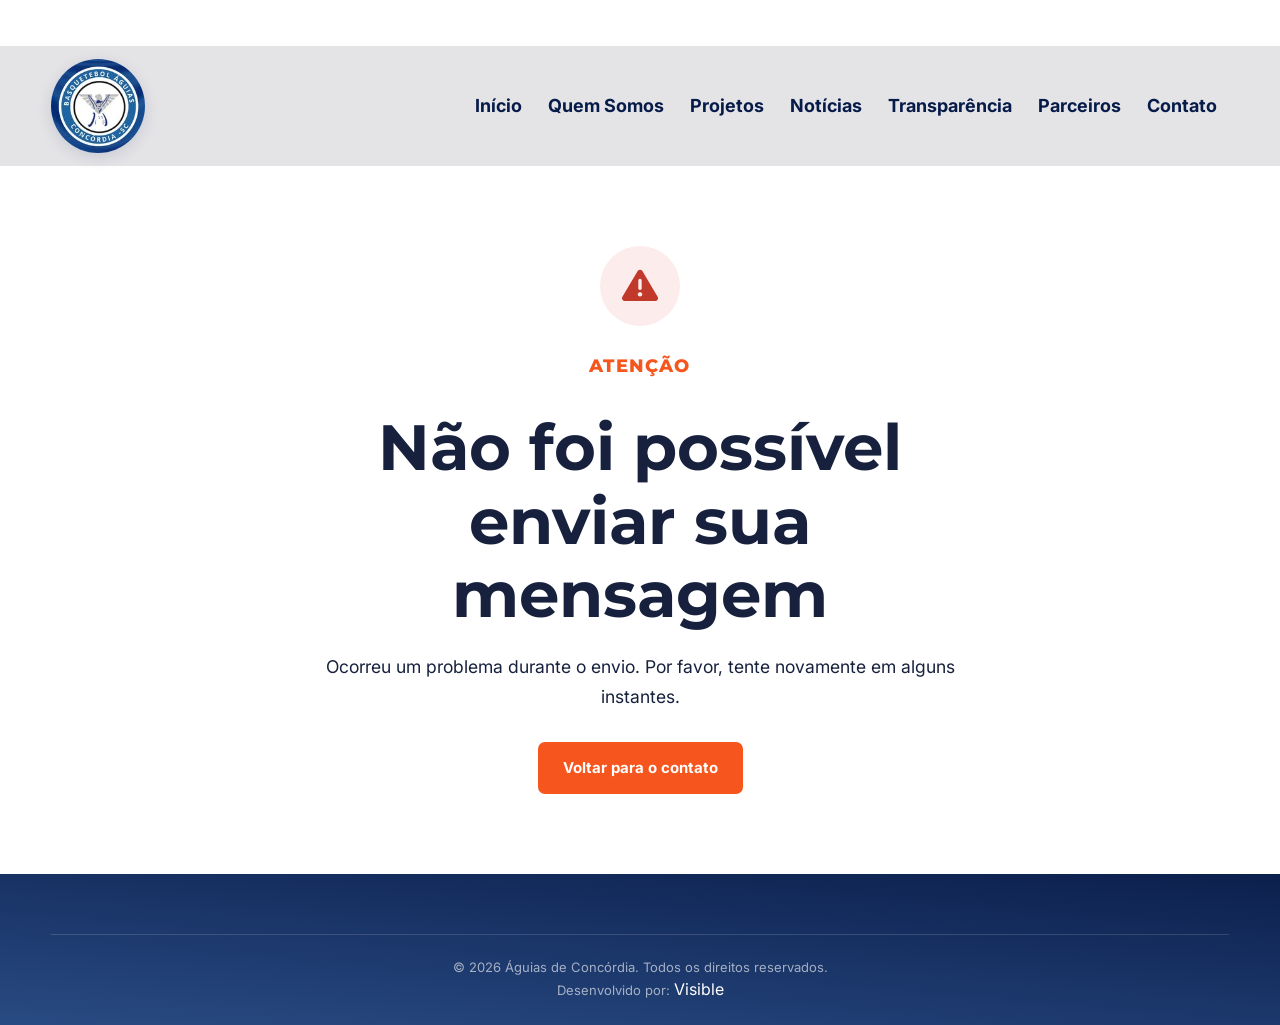
<file: erro.html>
<!DOCTYPE html>
<html lang="pt-BR">

<head>
  <meta charset="UTF-8">
  <meta name="viewport" content="width=device-width, initial-scale=1.0, viewport-fit=cover">

  <!-- Compatibilidade -->
  <meta http-equiv="X-UA-Compatible" content="IE=edge">

  <!-- iOS / Safari -->
  <meta name="mobile-web-app-capable" content="yes">
  <meta name="apple-mobile-web-app-status-bar-style" content="default">
  <meta name="apple-mobile-web-app-title" content="Águias de Concórdia">

  <!-- Navegadores / PWA -->
  <meta name="theme-color" content="#0b2a4a">

  <link rel="icon" type="image/png" href="assets/logo_aguias_concordia.png">

  <meta name="description" content="Não foi possível enviar sua mensagem aos Águias de Concórdia.">

  <title>Erro no envio | Águias de Concórdia</title>

  <link rel="preconnect" href="https://fonts.googleapis.com">
  <link rel="preconnect" href="https://fonts.gstatic.com" crossorigin>

  <link href="https://fonts.googleapis.com/css2?family=Inter:wght@400;500;600;700;800&family=Montserrat:wght@500;600;700;800&display=swap" rel="stylesheet">

  <link rel="stylesheet" href="https://cdnjs.cloudflare.com/ajax/libs/font-awesome/6.7.2/css/all.min.css">

  <link rel="stylesheet" href="css/style.css">

  <style>
    .mensagem-retorno {
      min-height: 70vh;
      display: flex;
      align-items: center;
      justify-content: center;
      text-align: center;
      padding: 80px 20px;
    }

    .mensagem-retorno__conteudo {
      max-width: 700px;
      margin: 0 auto;
    }

    .mensagem-retorno__icone {
      width: 80px;
      height: 80px;
      margin: 0 auto 25px;
      border-radius: 50%;
      display: flex;
      align-items: center;
      justify-content: center;
      font-size: 36px;
      background: #fdecec;
      color: #c0392b;
    }

    .mensagem-retorno h1 {
      margin-bottom: 20px;
    }

    .mensagem-retorno p {
      font-size: 1.1rem;
      line-height: 1.7;
      margin-bottom: 30px;
    }
  </style>
</head>

<body>

  <a href="#conteudo" class="skip-link">
    Ir para o conteúdo principal
  </a>

  <header class="cabecalho">

    <div class="container cabecalho__conteudo">

      <a href="index.html" class="logo-link" aria-label="Águias de Concórdia - Página inicial">
        <img src="assets/logo_aguias_concordia.png" alt="Águias de Concórdia" class="logo">
      </a>

      <nav class="menu-principal" aria-label="Menu principal">

        <ul>

          <li>
            <a href="index.html">
              Início
            </a>
          </li>

          <li>
            <a href="quem-somos.html">
              Quem Somos
            </a>
          </li>

          <li>
            <a href="projetos.html">
              Projetos
            </a>
          </li>

          <li>
            <a href="noticias.html">
              Notícias
            </a>
          </li>

          <li>
            <a href="transparencia.html">
              Transparência
            </a>
          </li>

          <li>
            <a href="parceiros.html">
              Parceiros
            </a>
          </li>

          <li>
            <a href="contato.html">
              Contato
            </a>
          </li>

        </ul>

      </nav>

    </div>

  </header>


  <main id="conteudo">

    <section class="mensagem-retorno">

      <div class="container mensagem-retorno__conteudo">

        <div class="mensagem-retorno__icone" aria-hidden="true">
          <i class="fa-solid fa-triangle-exclamation"></i>
        </div>

        <p class="eyebrow">
          Atenção
        </p>

        <h1>
          Não foi possível enviar sua mensagem
        </h1>

        <p>
          Ocorreu um problema durante o envio.
          Por favor, tente novamente em alguns instantes.
        </p>

        <a href="contato.html" class="botao">
          Voltar para o contato
        </a>

      </div>

    </section>

  </main>


  <footer class="rodape">

    <div class="container">

      <div class="footer-bottom">

        <p>
          &copy; 2026 Águias de Concórdia.
          Todos os direitos reservados.
        </p>

        <p class="desenvolvido-por">
          Desenvolvido por:
          <a href="https://www.linkedin.com/in/rafael-da-silva-rfs/" target="_blank" rel="noopener noreferrer">
            Visible
          </a>
        </p>

      </div>

    </div>

  </footer>

</body>

</html>
</file>
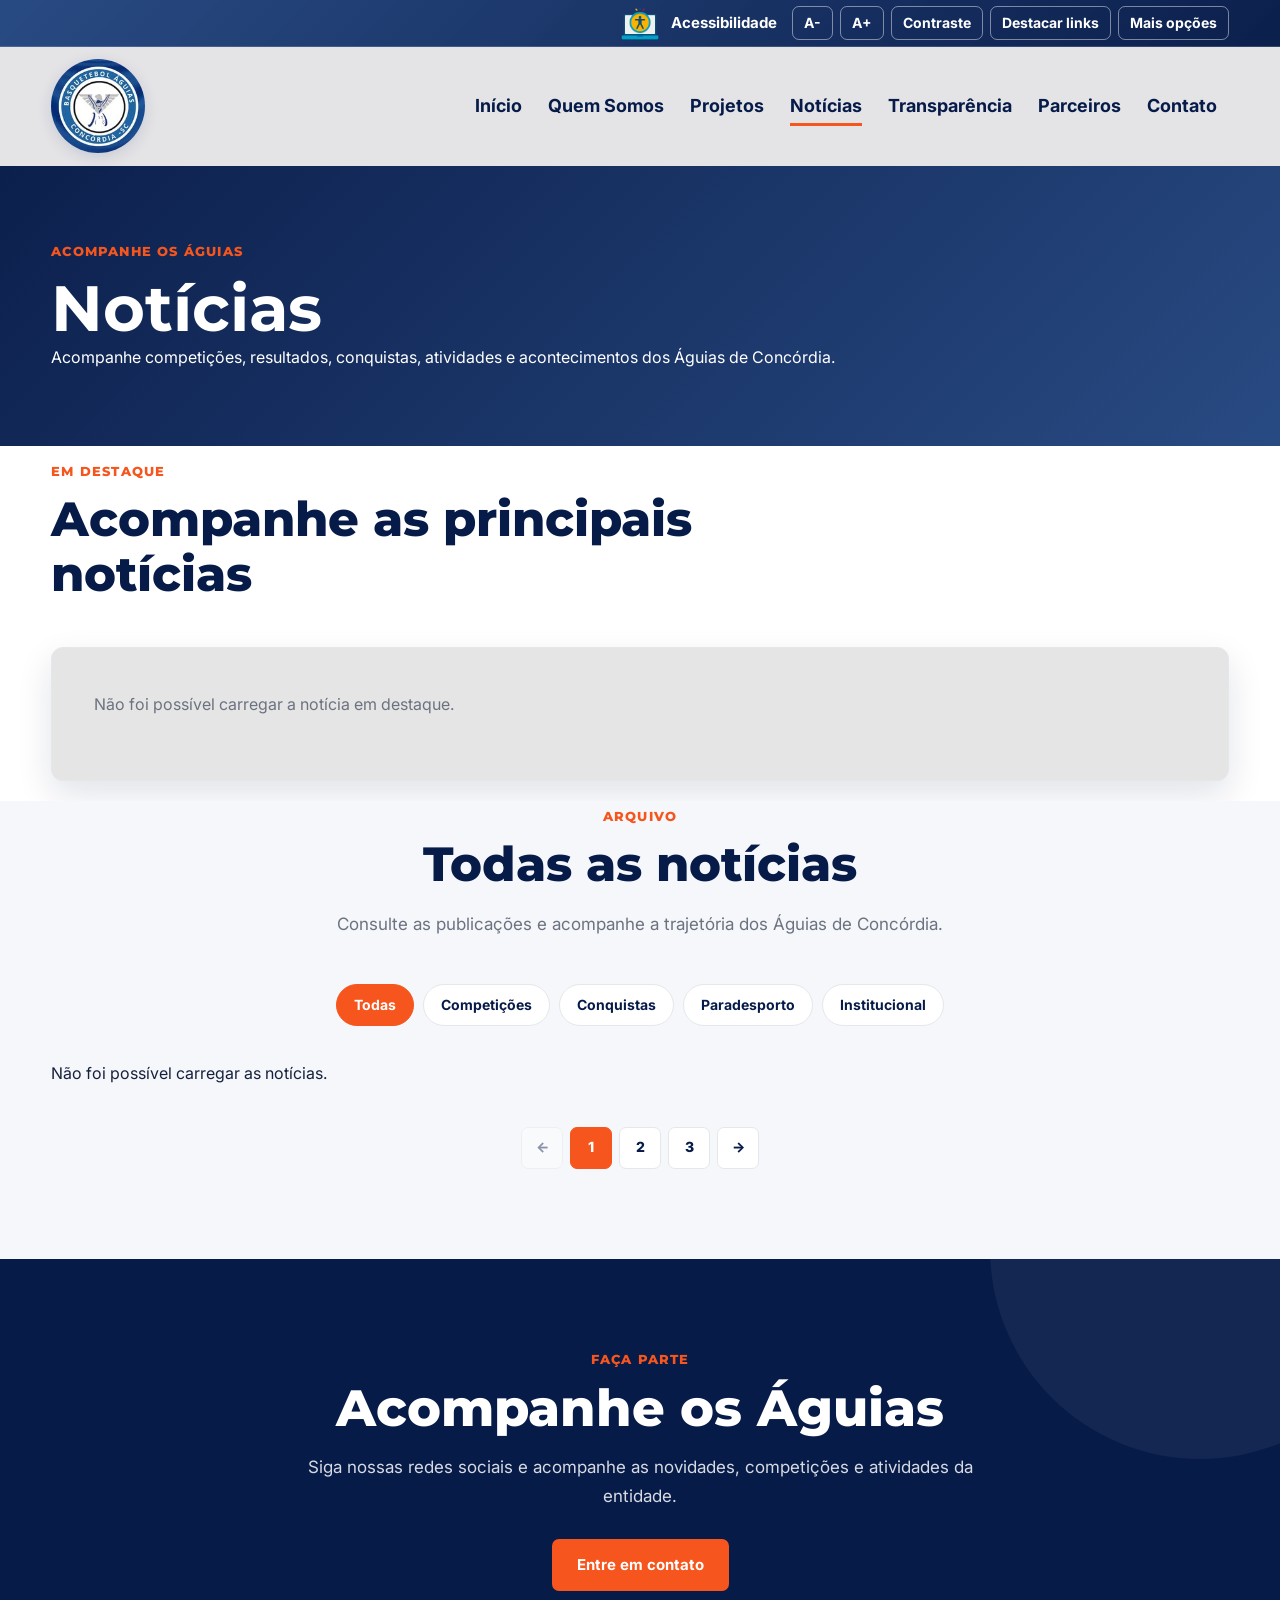
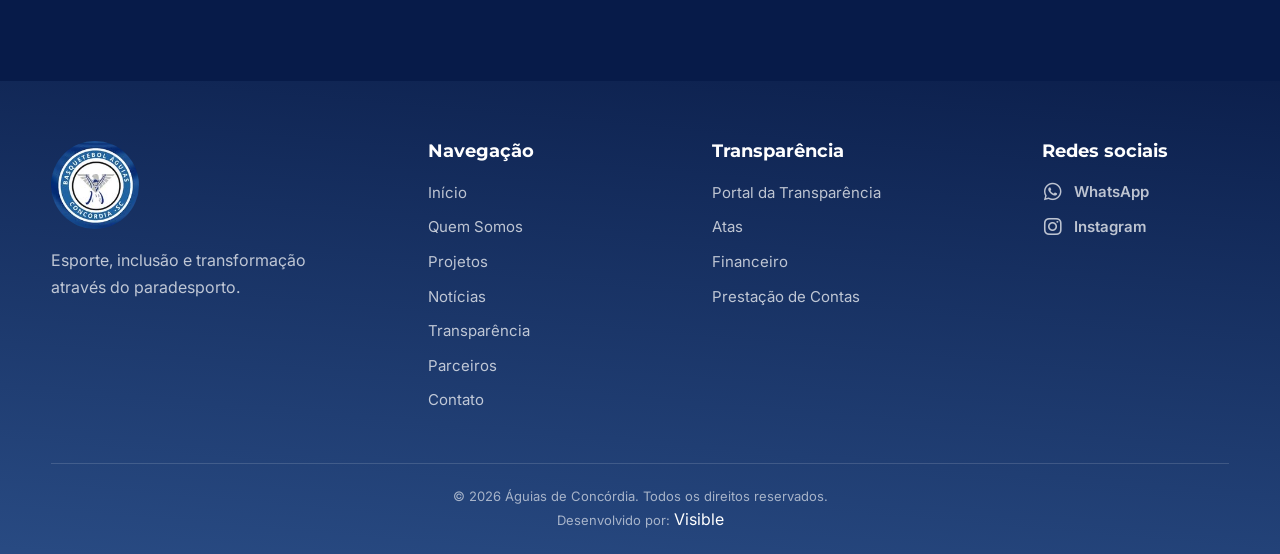
<file: noticias.html>
<!DOCTYPE html>
<html lang="pt-BR">

<head>
  <meta charset="UTF-8">
  <meta name="viewport" content="width=device-width, initial-scale=1.0, viewport-fit=cover">

  <!-- Compatibilidade -->
  <meta http-equiv="X-UA-Compatible" content="IE=edge">

  <!-- iOS / Safari -->
  <meta name="mobile-web-app-capable" content="yes">
  <meta name="apple-mobile-web-app-status-bar-style" content="default">
  <meta name="apple-mobile-web-app-title" content="Águias de Concórdia">

  <!-- Navegadores / PWA -->
  <meta name="theme-color" content="#0b2a4a">

  <link rel="icon" type="image/jpeg" href="assets/logo_aguias_concordia.png">

  <meta name="description" content="Acompanhe as notícias, competições, resultados e acontecimentos dos Águias de Concórdia.">

  <title>Notícias | Águias de Concórdia</title>

  <link rel="preconnect" href="https://fonts.googleapis.com">
  <link rel="preconnect" href="https://fonts.gstatic.com" crossorigin>
  <link href="https://fonts.googleapis.com/css2?family=Inter:wght@400;500;600;700;800&family=Montserrat:wght@500;600;700;800&display=swap" rel="stylesheet">
  <link rel="stylesheet" href="https://cdnjs.cloudflare.com/ajax/libs/font-awesome/6.7.2/css/all.min.css">

  <link rel="stylesheet" href="css/style.css">
  <link rel="stylesheet" href="css/noticias.css">
</head>

<body>

  <!-- ACESSIBILIDADE -->
  <a href="#conteudo" class="skip-link">
    Ir para o conteúdo principal
  </a>

  <div class="barra-acessibilidade" role="region" aria-label="Ferramentas de acessibilidade">

    <div class="container barra-acessibilidade__conteudo">

      <span class="acessibilidade-titulo">
        Acessibilidade
      </span>

      <button type="button" id="diminuir-fonte" aria-label="Diminuir tamanho da fonte">
        A-
      </button>

      <button type="button" id="aumentar-fonte" aria-label="Aumentar tamanho da fonte">
        A+
      </button>

      <button type="button" id="alto-contraste" aria-label="Ativar alto contraste">
        Contraste
      </button>

      <button type="button" id="destacar-links" aria-label="Destacar links da página">
        Destacar links
      </button>

      <button type="button" id="abrir-acessibilidade" aria-expanded="false" aria-controls="painel-acessibilidade">
        Mais opções
      </button>

    </div>
  </div>

  <div id="painel-acessibilidade" class="painel-acessibilidade" hidden>
    <div class="container painel-acessibilidade__conteudo">

      <div class="acessibilidade-opcoes">

        <h2>Opções de acessibilidade</h2>

        <div class="acessibilidade-botoes">

          <button type="button" id="reduzir-animacoes" aria-pressed="false">
            Reduzir animações
          </button>

          <button type="button" id="aumentar-espacamento" aria-pressed="false">
            Aumentar espaçamento
          </button>

          <button type="button" id="aumentar-cursor" aria-pressed="false">
            Cursor maior
          </button>

          <button type="button" id="restaurar-acessibilidade">
            Restaurar padrão
          </button>



        </div>

      </div>



    </div>
  </div>


  <!-- HEADER -->
  <header class="cabecalho">

    <div class="container cabecalho__conteudo">

      <a href="index.html" class="logo-link" aria-label="Águias de Concórdia - Página inicial">

        <img src="assets/logo_aguias_concordia.png" alt="Águias de Concórdia" class="logo">

      </a>

      <button type="button" class="botao-menu" id="botao-menu" aria-label="Abrir menu principal" aria-expanded="false" aria-controls="menu-principal">

        <span></span>
        <span></span>
        <span></span>

      </button>
      <nav class="menu-principal" id="menu-principal" aria-label="Menu principal">
        <ul>

          <li>
            <a href="index.html">Início</a>
          </li>

          <li>
            <a href="quem-somos.html">Quem Somos</a>
          </li>

          <li>
            <a href="projetos.html">Projetos</a>
          </li>

          <li>
            <a href="noticias.html" aria-current="page">Notícias</a>
          </li>

          <li>
            <a href="transparencia.html">Transparência</a>
          </li>

          <li>
            <a href="parceiros.html">Parceiros</a>
          </li>

          <li>
            <a href="contato.html">Contato</a>
          </li>

        </ul>
      </nav>

    </div>

  </header>


  <!-- CONTEÚDO -->
  <main id="conteudo">

    <!-- HERO -->
    <section class="pagina-hero noticias-hero" aria-labelledby="titulo-pagina">

      <div class="container pagina-hero__conteudo">

        <p class="eyebrow eyebrow--claro">
          Acompanhe os Águias
        </p>

        <h1 id="titulo-pagina">
          Notícias
        </h1>

        <p>
          Acompanhe competições, resultados, conquistas,
          atividades e acontecimentos dos Águias de Concórdia.
        </p>

      </div>

    </section>


    <!-- DESTAQUE -->
    <section class="secao noticia-destaque" aria-labelledby="titulo-destaque">

      <div class="container">

        <div class="secao-cabecalho">

          <p class="eyebrow">
            Em destaque
          </p>

          <h2 id="titulo-destaque">
            Acompanhe as principais notícias
          </h2>

        </div>

        <article class="destaque-card">

          <div class="destaque-card__imagem">

            <img src="assets/atletas.jpg" alt="Atletas dos Águias de Concórdia em atividade esportiva">

          </div>

          <div class="destaque-card__conteudo">

            <span class="noticia-card__categoria">
              Competição
            </span>

            <time class="noticia-data" datetime="2026-01-01">
              Data da publicação
            </time>

            <h3>
              Águias de Concórdia participam de competição
            </h3>

            <p>
              Espaço reservado para o resumo da notícia em
              destaque. O conteúdo oficial será inserido
              posteriormente.
            </p>

            <div class="conteudo-metricas" aria-label="Interações da notícia">

              <button type="button" class="metrica metrica--curtida" aria-label="Curtir esta notícia">

                <span aria-hidden="true">♥</span>
                <span class="metrica__valor">
                  ${interacoes.curtidas}
                </span>

              </button>

              <span class="metrica" aria-label="${interacoes.visualizacoes} visualizações">

                <span aria-hidden="true">👁</span>
                <span class="metrica__valor">
                  ${interacoes.visualizacoes}
                </span>

              </span>

            </div>

            <a href="#" class="botao botao--secundario">
              Ler notícia
            </a>

          </div>

        </article>

      </div>

    </section>


    <!-- FILTROS -->
    <section class="secao arquivo-noticias" aria-labelledby="titulo-arquivo">

      <div class="container">

        <div class="secao-cabecalho secao-cabecalho--centralizado">

          <p class="eyebrow">
            Arquivo
          </p>

          <h2 id="titulo-arquivo">
            Todas as notícias
          </h2>

          <p class="secao-introducao">
            Consulte as publicações e acompanhe a trajetória
            dos Águias de Concórdia.
          </p>

        </div>

        <div class="filtros-noticias" aria-label="Filtros de notícias">

          <button type="button" class="filtro ativo" aria-pressed="true">
            Todas
          </button>

          <button type="button" class="filtro" aria-pressed="false">
            Competições
          </button>

          <button type="button" class="filtro" aria-pressed="false">
            Conquistas
          </button>

          <button type="button" class="filtro" aria-pressed="false">
            Paradesporto
          </button>

          <button type="button" class="filtro" aria-pressed="false">
            Institucional
          </button>

        </div>


        <!-- GRADE DE NOTÍCIAS -->
        <div class="noticias__grid" id="lista-noticias">
        </div>


        <!-- PAGINAÇÃO -->
        <nav class="paginacao" aria-label="Paginação das notícias">

          <button type="button" class="paginacao__botao" aria-label="Página anterior" disabled>
            ←
          </button>

          <a href="#" class="paginacao__pagina ativa" aria-current="page">
            1
          </a>

          <a href="#" class="paginacao__pagina">
            2
          </a>

          <a href="#" class="paginacao__pagina">
            3
          </a>

          <button type="button" class="paginacao__botao" aria-label="Próxima página">
            →
          </button>

        </nav>

      </div>

    </section>


    <!-- CHAMADA -->
    <section class="secao noticias-chamada" aria-labelledby="titulo-chamada">

      <div class="container noticias-chamada__conteudo">

        <p class="eyebrow eyebrow--claro">
          Faça parte
        </p>

        <h2 id="titulo-chamada">
          Acompanhe os Águias
        </h2>

        <p>
          Siga nossas redes sociais e acompanhe as novidades,
          competições e atividades da entidade.
        </p>

        <a href="contato.html" class="botao">
          Entre em contato
        </a>

      </div>

    </section>

  </main>


  <!-- FOOTER -->
  <footer class="rodape">

    <div class="container">

      <div class="footer-grid">

        <div class="footer-col footer-col--marca">

          <a href="index.html" aria-label="Voltar para o início">

            <img src="assets/logo_aguias_concordia.png" alt="Águias de Concórdia" class="logo-footer">

          </a>

          <p>
            Esporte, inclusão e transformação
            através do paradesporto.
          </p>

        </div>


        <div class="footer-col">

          <h2>
            Navegação
          </h2>

          <ul>

            <li><a href="index.html">Início</a></li>
            <li><a href="quem-somos.html">Quem Somos</a></li>
            <li><a href="projetos.html">Projetos</a></li>
            <li><a href="noticias.html">Notícias</a></li>
            <li><a href="transparencia.html">Transparência</a></li>
            <li><a href="parceiros.html">Parceiros</a></li>
            <li><a href="contato.html">Contato</a></li>

          </ul>

        </div>


        <div class="footer-col">

          <h2>
            Transparência
          </h2>

          <ul>
            <li><a href="transparencia.html">Portal da Transparência</a></li>
            <li><a href="transparencia.html">Atas</a></li>
            <li><a href="transparencia.html">Financeiro</a></li>
            <!--Opcional 
            <li><a href="transparencia.html">Convênios</a></li>
            <li><a href="transparencia.html">Contratos</a></li>-->
            <li><a href="transparencia.html">Prestação de Contas</a></li>
          </ul>

        </div>


        <div class="footer-col">

          <h2>
            Redes sociais
          </h2>

          <ul class="redes-sociais">

            <li>
              <a href="https://wa.me/5549999665891?text=Olá!%20Vim%20pelo%20site%20dos%20Águias%20de%20Concórdia%20e%20gostaria%20de%20obter%20mais%20informações.%20Poderiam%20me%20ajudar%3F" target="_blank" rel="noopener noreferrer" aria-label="WhatsApp dos Águias de Concórdia">

                <i class="fa-brands fa-whatsapp" aria-hidden="true"></i>
                <span>WhatsApp</span>
              </a>
            </li>

            <li>
              <a href="https://www.instagram.com/aguiasconcordia/" target="_blank" rel="noopener noreferrer" aria-label="Instagram dos Águias de Concórdia">

                <i class="fa-brands fa-instagram" aria-hidden="true"></i>
                <span>Instagram</span>

              </a>
            </li>

          </ul>

        </div>

      </div>


      <div class="footer-bottom">
        <p>
          &copy; 2026 Águias de Concórdia.
          Todos os direitos reservados.
        </p>
        <p class="desenvolvido-por">
          Desenvolvido por:
          <a href="https://www.linkedin.com/in/rafael-da-silva-rfs/" target="_blank" rel="noopener noreferrer">
            Visible
          </a>
        </p>
      </div>

    </div>

  </footer>

  <script src="js/script.js"></script>
  <script src="js/noticias.js"></script>
  <script src="js/iteracoes.js"></script>
</body>

</html>
</file>
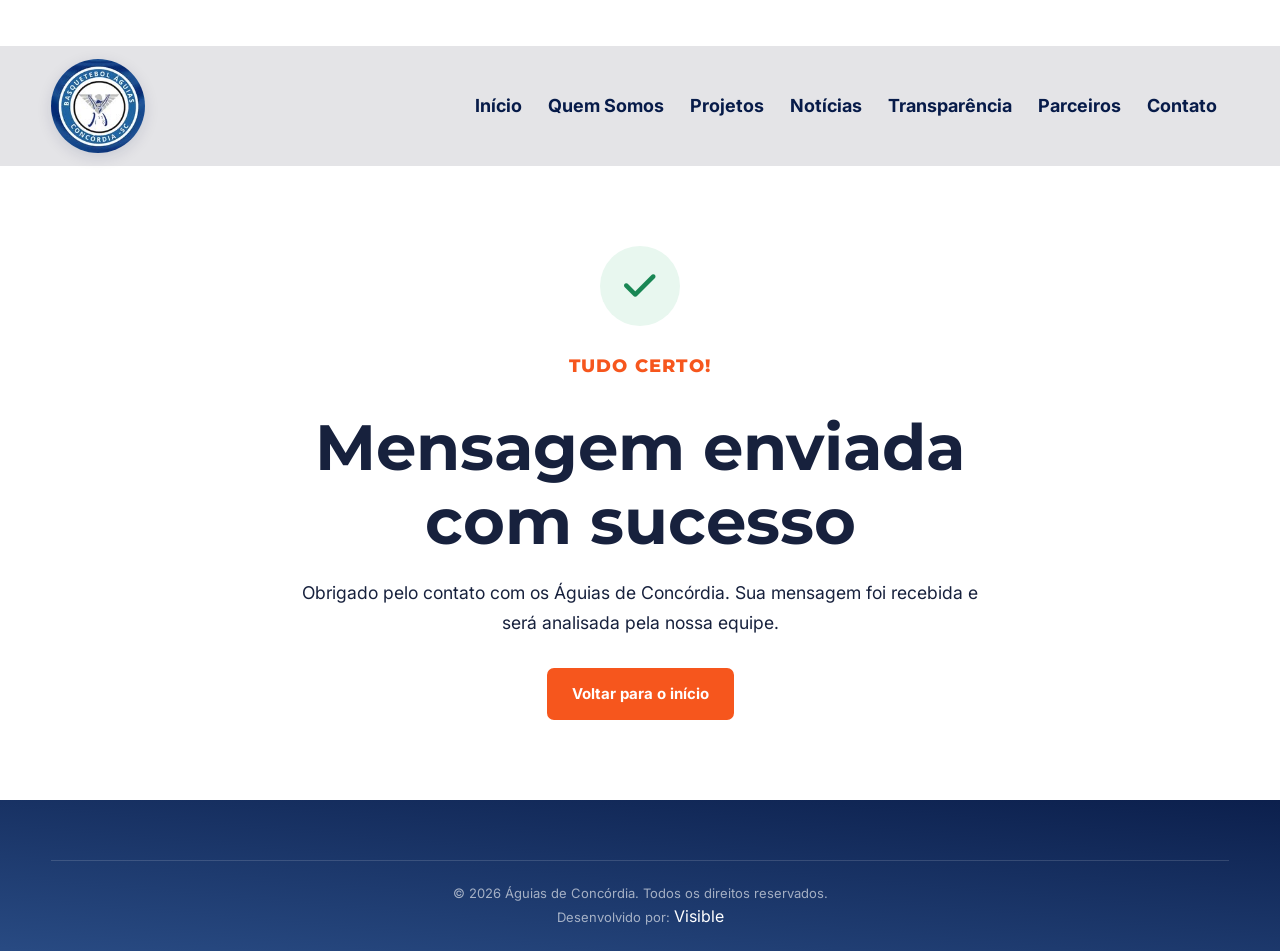
<file: obrigado.html>
<!DOCTYPE html>
<html lang="pt-BR">

<head>
  <meta charset="UTF-8">
  <meta name="viewport" content="width=device-width, initial-scale=1.0, viewport-fit=cover">

  <!-- Compatibilidade -->
  <meta http-equiv="X-UA-Compatible" content="IE=edge">

  <!-- iOS / Safari -->
  <meta name="mobile-web-app-capable" content="yes">
  <meta name="apple-mobile-web-app-status-bar-style" content="default">
  <meta name="apple-mobile-web-app-title" content="Águias de Concórdia">

  <!-- Navegadores / PWA -->
  <meta name="theme-color" content="#0b2a4a">

  <link rel="icon" type="image/png" href="assets/logo_aguias_concordia.png">

  <meta name="description" content="Mensagem enviada com sucesso aos Águias de Concórdia.">

  <title>Mensagem enviada | Águias de Concórdia</title>

  <link rel="preconnect" href="https://fonts.googleapis.com">
  <link rel="preconnect" href="https://fonts.gstatic.com" crossorigin>

  <link href="https://fonts.googleapis.com/css2?family=Inter:wght@400;500;600;700;800&family=Montserrat:wght@500;600;700;800&display=swap" rel="stylesheet">

  <link rel="stylesheet" href="https://cdnjs.cloudflare.com/ajax/libs/font-awesome/6.7.2/css/all.min.css">

  <link rel="stylesheet" href="css/style.css">

  <style>
    .mensagem-retorno {
      min-height: 70vh;
      display: flex;
      align-items: center;
      justify-content: center;
      text-align: center;
      padding: 80px 20px;
    }

    .mensagem-retorno__conteudo {
      max-width: 700px;
      margin: 0 auto;
    }

    .mensagem-retorno__icone {
      width: 80px;
      height: 80px;
      margin: 0 auto 25px;
      border-radius: 50%;
      display: flex;
      align-items: center;
      justify-content: center;
      font-size: 36px;
      background: #e8f7ef;
      color: #198754;
    }

    .mensagem-retorno h1 {
      margin-bottom: 20px;
    }

    .mensagem-retorno p {
      font-size: 1.1rem;
      line-height: 1.7;
      margin-bottom: 30px;
    }
  </style>
</head>

<body>

  <a href="#conteudo" class="skip-link">
    Ir para o conteúdo principal
  </a>

  <header class="cabecalho">

    <div class="container cabecalho__conteudo">

      <a href="index.html" class="logo-link" aria-label="Águias de Concórdia - Página inicial">
        <img src="assets/logo_aguias_concordia.png" alt="Águias de Concórdia" class="logo">
      </a>

      <nav class="menu-principal" aria-label="Menu principal">

        <ul>

          <li>
            <a href="index.html">
              Início
            </a>
          </li>

          <li>
            <a href="quem-somos.html">
              Quem Somos
            </a>
          </li>

          <li>
            <a href="projetos.html">
              Projetos
            </a>
          </li>

          <li>
            <a href="noticias.html">
              Notícias
            </a>
          </li>

          <li>
            <a href="transparencia.html">
              Transparência
            </a>
          </li>

          <li>
            <a href="parceiros.html">
              Parceiros
            </a>
          </li>

          <li>
            <a href="contato.html">
              Contato
            </a>
          </li>

        </ul>

      </nav>

    </div>

  </header>


  <main id="conteudo">

    <section class="mensagem-retorno">

      <div class="container mensagem-retorno__conteudo">

        <div class="mensagem-retorno__icone" aria-hidden="true">
          <i class="fa-solid fa-check"></i>
        </div>

        <p class="eyebrow">
          Tudo certo!
        </p>

        <h1>
          Mensagem enviada com sucesso
        </h1>

        <p>
          Obrigado pelo contato com os Águias de Concórdia.
          Sua mensagem foi recebida e será analisada pela nossa equipe.
        </p>

        <a href="index.html" class="botao">
          Voltar para o início
        </a>

      </div>

    </section>

  </main>


  <footer class="rodape">

    <div class="container">

      <div class="footer-bottom">

        <p>
          &copy; 2026 Águias de Concórdia.
          Todos os direitos reservados.
        </p>

        <p class="desenvolvido-por">
          Desenvolvido por:
          <a href="https://www.linkedin.com/in/rafael-da-silva-rfs/" target="_blank" rel="noopener noreferrer">
            Visible
          </a>
        </p>

      </div>

    </div>

  </footer>

</body>

</html>
</file>
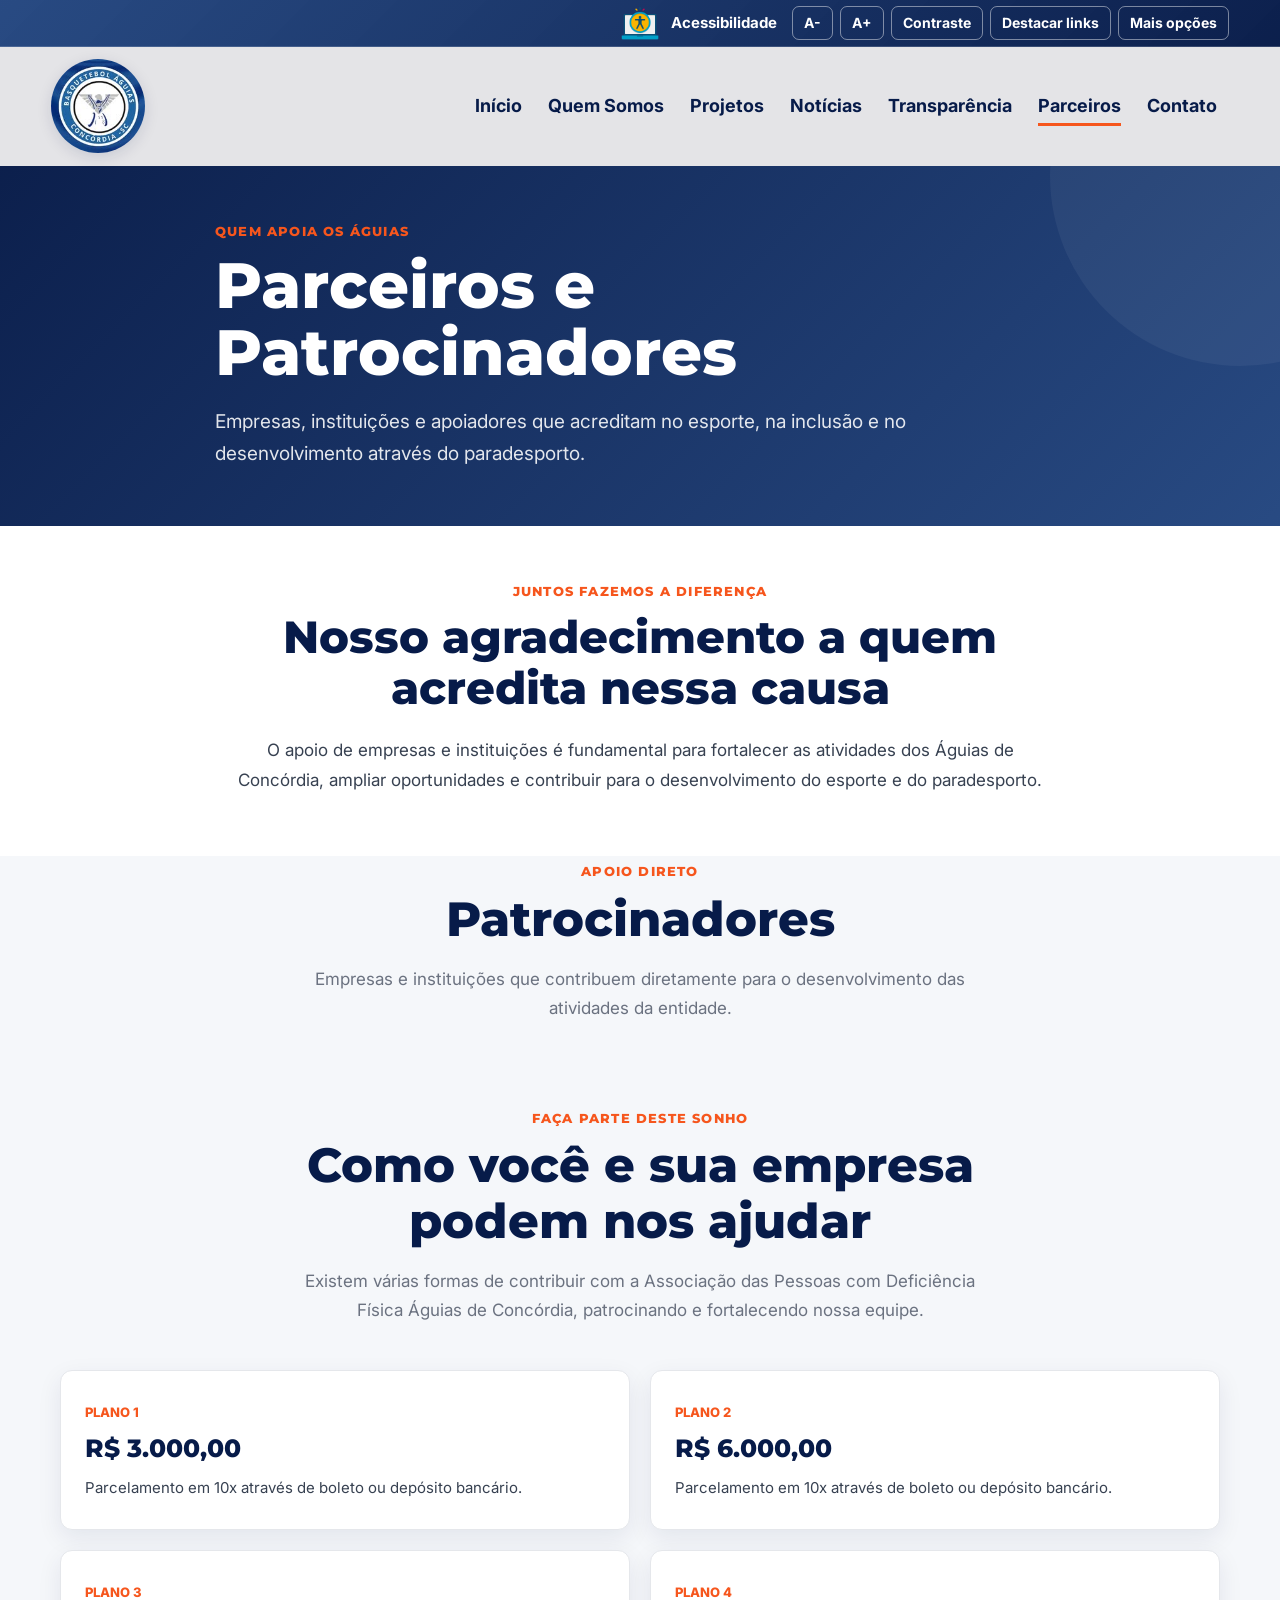
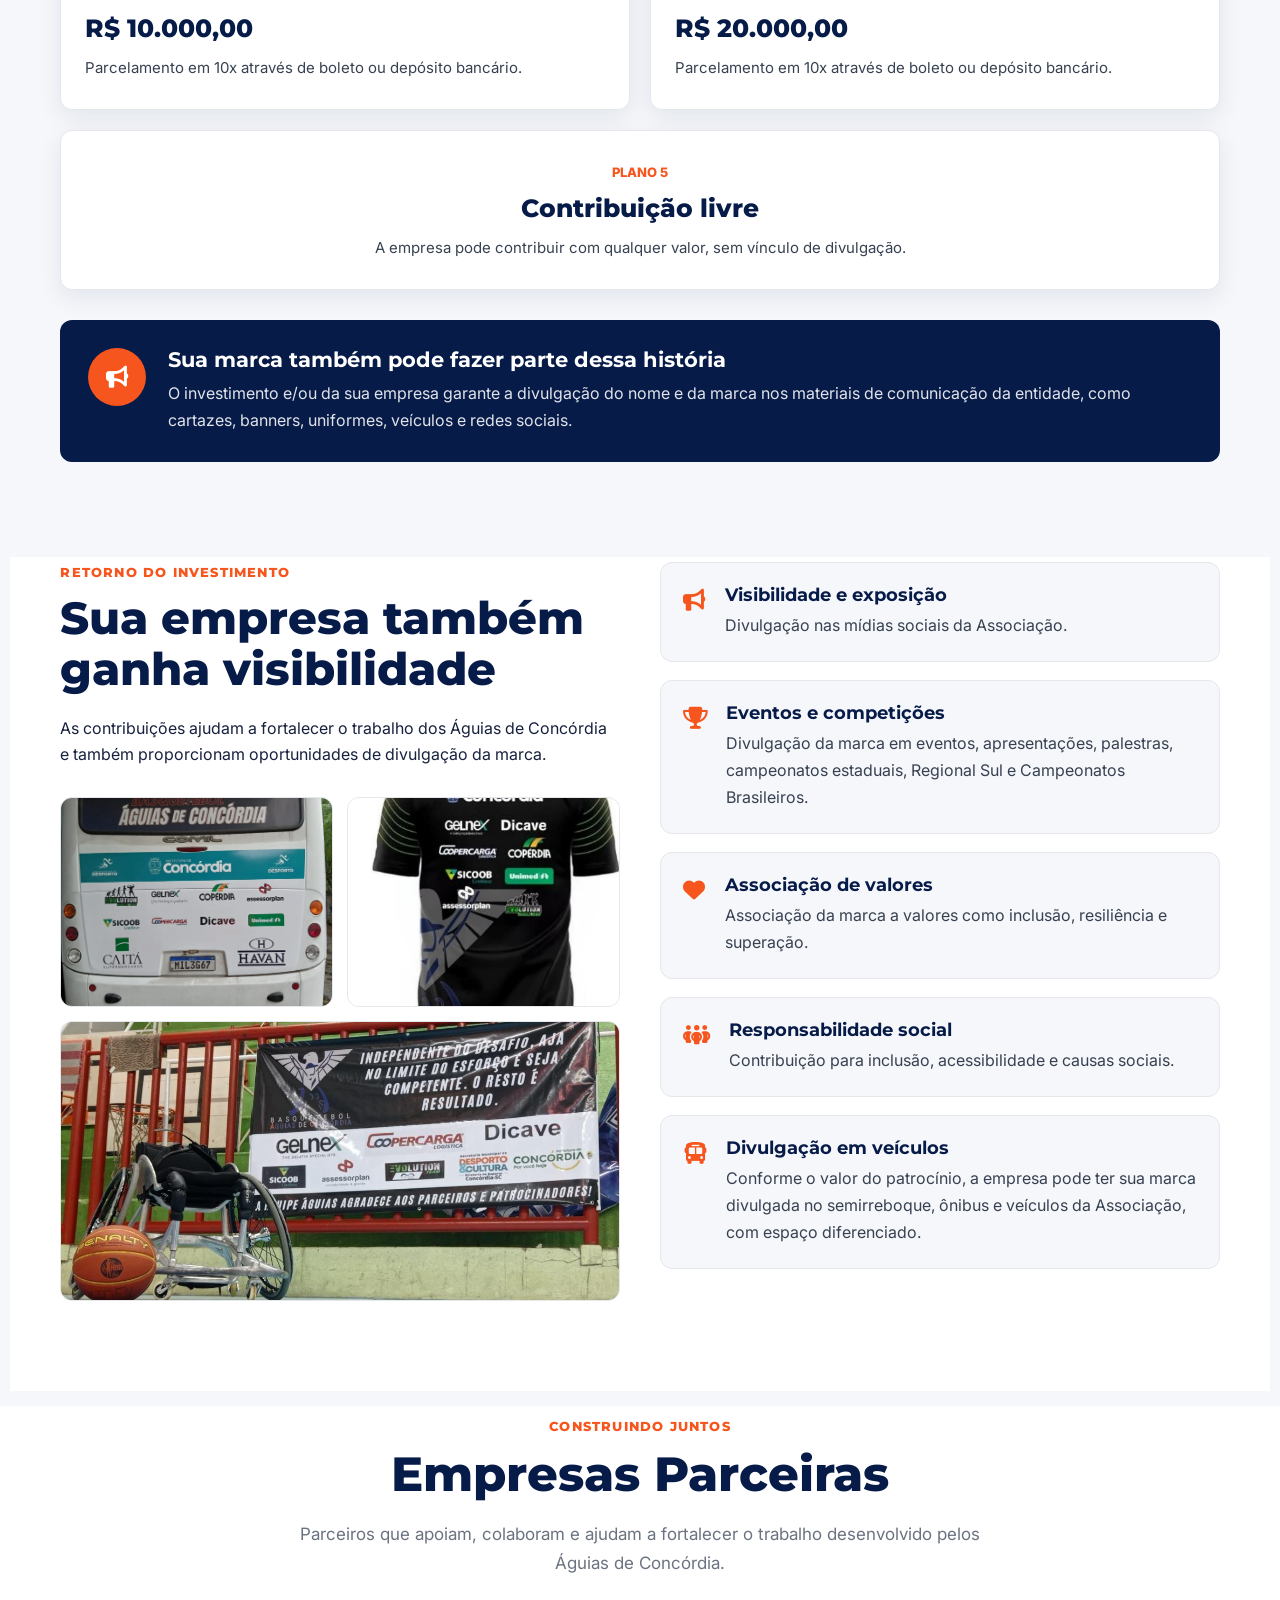
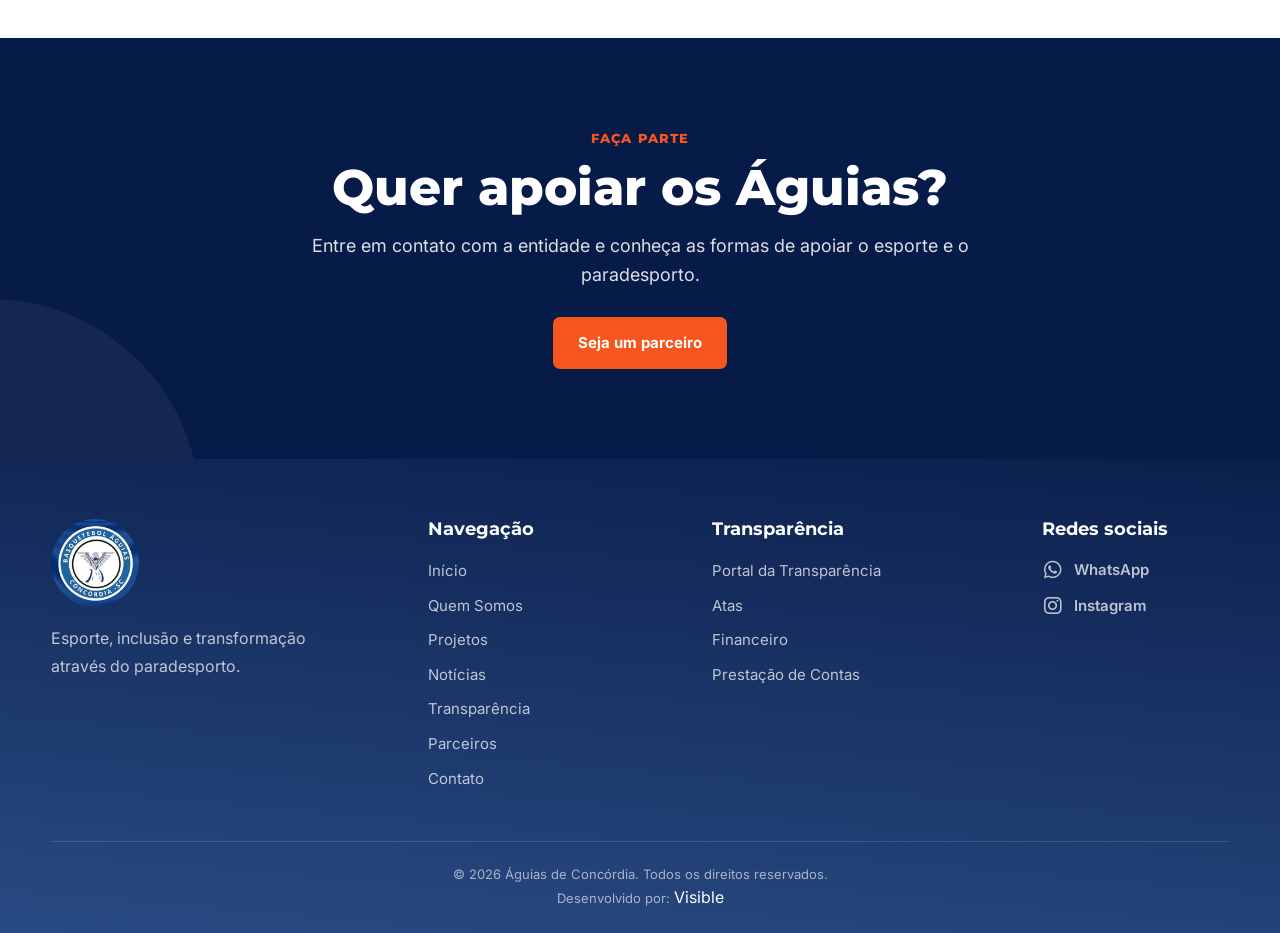
<file: parceiros.html>
<!DOCTYPE html>
<html lang="pt-BR">

<head>
  <meta charset="UTF-8">
  <meta name="viewport" content="width=device-width, initial-scale=1.0, viewport-fit=cover">

  <!-- Compatibilidade -->
  <meta http-equiv="X-UA-Compatible" content="IE=edge">

  <!-- iOS / Safari -->
  <meta name="mobile-web-app-capable" content="yes">
  <meta name="apple-mobile-web-app-status-bar-style" content="default">
  <meta name="apple-mobile-web-app-title" content="Águias de Concórdia">

  <!-- Navegadores / PWA -->
  <meta name="theme-color" content="#0b2a4a">

  <link rel="icon" type="image/jpeg" href="assets/logo_aguias_concordia.png">

  <meta name="description" content="Parceiros e patrocinadores dos Águias de Concórdia — empresas e instituições que apoiam o esporte e o paradesporto.">

  <title>Parceiros e Patrocinadores | Águias de Concórdia</title>

  <link rel="preconnect" href="https://fonts.googleapis.com">
  <link rel="preconnect" href="https://fonts.gstatic.com" crossorigin>
  <link href="https://fonts.googleapis.com/css2?family=Inter:wght@400;500;600;700;800&family=Montserrat:wght@500;600;700;800&display=swap" rel="stylesheet">

  <link rel="stylesheet" href="https://cdnjs.cloudflare.com/ajax/libs/font-awesome/6.7.2/css/all.min.css">

  <link rel="stylesheet" href="css/style.css">
  <link rel="stylesheet" href="css/parceiros.css">
</head>

<body>

  <!-- ACESSIBILIDADE -->
  <a href="#conteudo" class="skip-link">Ir para o conteúdo principal</a>

  <div class="barra-acessibilidade" role="region" aria-label="Ferramentas de acessibilidade">
    <div class="container barra-acessibilidade__conteudo">

      <span class="acessibilidade-titulo">Acessibilidade</span>

      <button type="button" id="diminuir-fonte" aria-label="Diminuir tamanho da fonte">A-</button>

      <button type="button" id="aumentar-fonte" aria-label="Aumentar tamanho da fonte">A+</button>

      <button type="button" id="alto-contraste" aria-label="Ativar alto contraste">Contraste</button>

      <button type="button" id="destacar-links" aria-label="Destacar links da página">Destacar links</button>

      <button type="button" id="abrir-acessibilidade" aria-expanded="false" aria-controls="painel-acessibilidade">Mais opções</button>

    </div>
  </div>

  <div id="painel-acessibilidade" class="painel-acessibilidade" hidden>
    <div class="container painel-acessibilidade__conteudo">

      <div class="acessibilidade-opcoes">

        <h2>Opções de acessibilidade</h2>

        <div class="acessibilidade-botoes">

          <button type="button" id="reduzir-animacoes" aria-pressed="false">
            Reduzir animações
          </button>

          <button type="button" id="aumentar-espacamento" aria-pressed="false">
            Aumentar espaçamento
          </button>

          <button type="button" id="aumentar-cursor" aria-pressed="false">
            Cursor maior
          </button>

          <button type="button" id="restaurar-acessibilidade">
            Restaurar padrão
          </button>

        </div>

      </div>



    </div>
  </div>

  <!-- HEADER -->
  <header class="cabecalho">
    <div class="container cabecalho__conteudo">

      <a href="index.html" class="logo-link" aria-label="Águias de Concórdia - Página inicial">

        <img src="assets/logo_aguias_concordia.png" alt="Águias de Concórdia" class="logo">

      </a>

      <button type="button" class="botao-menu" id="botao-menu" aria-label="Abrir menu principal" aria-expanded="false" aria-controls="menu-principal">

        <span></span>
        <span></span>
        <span></span>

      </button>
      <nav class="menu-principal" id="menu-principal" aria-label="Menu principal">
        <ul>

          <li>
            <a href="index.html">Início</a>
          </li>

          <li>
            <a href="quem-somos.html">Quem Somos</a>
          </li>

          <li>
            <a href="projetos.html">Projetos</a>
          </li>

          <li>
            <a href="noticias.html">Notícias</a>
          </li>

          <li>
            <a href="transparencia.html">Transparência</a>
          </li>

          <li>
            <a href="parceiros.html" aria-current="page">Parceiros</a>

          </li>

          <li>
            <a href="contato.html">Contato</a>
          </li>

        </ul>
      </nav>

    </div>
  </header>


  <!-- CONTEÚDO -->
  <main id="conteudo">

    <!-- CABEÇALHO DA PÁGINA -->
    <section class="parceiros-hero" aria-labelledby="titulo-parceiros">

      <div class="container parceiros-hero__conteudo">

        <p class="eyebrow">Quem apoia os Águias</p>

        <h1 id="titulo-parceiros">
          Parceiros e Patrocinadores
        </h1>

        <p>
          Empresas, instituições e apoiadores que acreditam
          no esporte, na inclusão e no desenvolvimento através
          do paradesporto.
        </p>

      </div>

    </section>


    <!-- INTRODUÇÃO -->
    <section class="secao parceiros-introducao">

      <div class="container parceiros-introducao__conteudo">

        <p class="eyebrow">Juntos fazemos a diferença</p>

        <h2>
          Nosso agradecimento a quem acredita nessa causa
        </h2>

        <p>
          O apoio de empresas e instituições é fundamental para
          fortalecer as atividades dos Águias de Concórdia,
          ampliar oportunidades e contribuir para o desenvolvimento
          do esporte e do paradesporto.
        </p>

      </div>

    </section>


    <!-- PATROCINADORES -->
    <section class="secao parceiros-listagem parceiros-listagem--patrocinadores" aria-labelledby="titulo-patrocinadores">

      <div class="container">

        <div class="secao-cabecalho secao-cabecalho--centralizado">

          <p class="eyebrow">Apoio direto</p>

          <h2 id="titulo-patrocinadores">
            Patrocinadores
          </h2>

          <p class="secao-introducao">
            Empresas e instituições que contribuem diretamente
            para o desenvolvimento das atividades da entidade.
          </p>

        </div>


        <div class="parceiros-grade" id="lista-patrocinadores"></div>

      </div>

      <!-- =========================================================
     COMO APOIAR OS ÁGUIAS
========================================================= -->

      <section class="secao apoio-parceiros" aria-labelledby="titulo-apoio">

        <div class="container">

          <div class="secao-cabecalho secao-cabecalho--centralizado">

            <p class="eyebrow">
              Faça parte deste sonho
            </p>

            <h2 id="titulo-apoio">
              Como você e sua empresa podem nos ajudar
            </h2>

            <p class="secao-introducao">
              Existem várias formas de contribuir com a Associação
              das Pessoas com Deficiência Física Águias de Concórdia,
              patrocinando e fortalecendo nossa equipe.
            </p>

          </div>


          <!-- PLANOS DE CONTRIBUIÇÃO -->

          <div class="planos-contribuicao">

            <article class="plano-contribuicao">

              <span class="plano-contribuicao__numero">
                Plano 1
              </span>

              <h3>
                R$ 3.000,00
              </h3>

              <p>
                Parcelamento em 10x através de boleto
                ou depósito bancário.
              </p>

            </article>


            <article class="plano-contribuicao">

              <span class="plano-contribuicao__numero">
                Plano 2
              </span>

              <h3>
                R$ 6.000,00
              </h3>

              <p>
                Parcelamento em 10x através de boleto
                ou depósito bancário.
              </p>

            </article>


            <article class="plano-contribuicao">

              <span class="plano-contribuicao__numero">
                Plano 3
              </span>

              <h3>
                R$ 10.000,00
              </h3>

              <p>
                Parcelamento em 10x através de boleto
                ou depósito bancário.
              </p>

            </article>


            <article class="plano-contribuicao">

              <span class="plano-contribuicao__numero">
                Plano 4
              </span>

              <h3>
                R$ 20.000,00
              </h3>

              <p>
                Parcelamento em 10x através de boleto
                ou depósito bancário.
              </p>

            </article>


            <article class="plano-contribuicao plano-contribuicao--livre">

              <span class="plano-contribuicao__numero">
                Plano 5
              </span>

              <h3>
                Contribuição livre
              </h3>

              <p>
                A empresa pode contribuir com qualquer valor,
                sem vínculo de divulgação.
              </p>

            </article>

          </div>


          <!-- DIVULGAÇÃO -->

          <div class="apoio-parceiros__destaque">

            <div class="apoio-parceiros__icone" aria-hidden="true">
              <i class="fa-solid fa-bullhorn"></i>
            </div>

            <div>

              <h3>
                Sua marca também pode fazer parte dessa história
              </h3>

              <p>
                O investimento e/ou da sua empresa garante a divulgação
                do nome e da marca nos materiais de comunicação da entidade,
                como cartazes, banners, uniformes, veículos e redes sociais.
              </p>

            </div>

          </div>

        </div>

      </section>


      <!-- =========================================================
     RETORNO DO INVESTIMENTO
========================================================= -->

      <section class="secao retorno-parceiros" aria-labelledby="titulo-retorno">

        <div class="container retorno-parceiros__grid">

          <div class="retorno-parceiros__texto">

            <p class="eyebrow">
              Retorno do investimento
            </p>

            <h2 id="titulo-retorno">
              Sua empresa também ganha visibilidade
            </h2>

            <p>
              As contribuições ajudam a fortalecer o trabalho dos
              Águias de Concórdia e também proporcionam oportunidades
              de divulgação da marca.
            </p>


            <!-- GALERIA DE DIVULGAÇÃO -->

            <div class="retorno-parceiros__galeria">


              <figure class="retorno-parceiros__foto">

                <img class="animar-entrada entrada-esquerda" src="assets/micro_onibus_adesivado_pequena.webp" alt="Veículo dos Águias de Concórdia com marcas de patrocinadores">

              </figure>


              <figure class="retorno-parceiros__foto">

                <img class="animar-entrada entrada-direita" src="assets/69.jpg" alt="Uniforme dos Águias de Concórdia com marcas de patrocinadores">

              </figure>

              <figure class="retorno-parceiros__foto retorno-parceiros__foto--principal">

                <img class="animar-entrada entrada-esquerda" src="assets/64.jpg" alt="Banner dos Águias de Concórdia com marcas de patrocinadores">

              </figure>

            </div>

          </div>


          <div class="retorno-parceiros__lista">

            <article class="retorno-item">

              <i class="fa-solid fa-bullhorn" aria-hidden="true"></i>

              <div>

                <h3>
                  Visibilidade e exposição
                </h3>

                <p>
                  Divulgação nas mídias sociais da Associação.
                </p>

              </div>

            </article>


            <article class="retorno-item">

              <i class="fa-solid fa-trophy" aria-hidden="true"></i>

              <div>

                <h3>
                  Eventos e competições
                </h3>

                <p>
                  Divulgação da marca em eventos, apresentações,
                  palestras, campeonatos estaduais, Regional Sul
                  e Campeonatos Brasileiros.
                </p>

              </div>

            </article>


            <article class="retorno-item">

              <i class="fa-solid fa-heart" aria-hidden="true"></i>

              <div>

                <h3>
                  Associação de valores
                </h3>

                <p>
                  Associação da marca a valores como inclusão,
                  resiliência e superação.
                </p>

              </div>

            </article>


            <article class="retorno-item">

              <i class="fa-solid fa-people-group" aria-hidden="true"></i>

              <div>

                <h3>
                  Responsabilidade social
                </h3>

                <p>
                  Contribuição para inclusão, acessibilidade
                  e causas sociais.
                </p>

              </div>

            </article>


            <article class="retorno-item">

              <i class="fa-solid fa-bus" aria-hidden="true"></i>

              <div>

                <h3>
                  Divulgação em veículos
                </h3>

                <p>
                  Conforme o valor do patrocínio, a empresa pode
                  ter sua marca divulgada no semirreboque, ônibus
                  e veículos da Associação, com espaço diferenciado.
                </p>

              </div>

            </article>

          </div>

        </div>

      </section>

    </section>


    <!-- PARCEIROS -->
    <section class="secao parceiros-listagem parceiros-listagem--parceiros" aria-labelledby="titulo-parceiros-empresas">

      <div class="container">

        <div class="secao-cabecalho secao-cabecalho--centralizado">

          <p class="eyebrow">Construindo juntos</p>

          <h2 id="titulo-parceiros-empresas">
            Empresas Parceiras
          </h2>

          <p class="secao-introducao">
            Parceiros que apoiam, colaboram e ajudam a fortalecer
            o trabalho desenvolvido pelos Águias de Concórdia.
          </p>

        </div>


        <div class="parceiros-grade" id="lista-parceiros"></div>

      </div>

    </section>


    <!-- CTA -->
    <section class="secao parceiros-cta" aria-labelledby="titulo-cta-parceiros">

      <div class="container parceiros-cta__conteudo">

        <p class="eyebrow eyebrow--claro">
          Faça parte
        </p>

        <h2 id="titulo-cta-parceiros">
          Quer apoiar os Águias?
        </h2>

        <p>
          Entre em contato com a entidade e conheça as formas
          de apoiar o esporte e o paradesporto.
        </p>

        <a href="contato.html" class="botao">
          Seja um parceiro
        </a>

      </div>

    </section>

  </main>


  <!-- FOOTER -->
  <footer class="rodape">

    <div class="container">

      <div class="footer-grid">

        <div class="footer-col footer-col--marca">

          <a href="index.html" aria-label="Voltar para o início">

            <img src="assets/logo_aguias_concordia.png" alt="Águias de Concórdia" class="logo-footer">

          </a>

          <p>
            Esporte, inclusão e transformação
            através do paradesporto.
          </p>

        </div>


        <div class="footer-col">

          <h2>Navegação</h2>

          <ul>
            <li><a href="index.html">Início</a></li>
            <li><a href="quem-somos.html">Quem Somos</a></li>
            <li><a href="projetos.html">Projetos</a></li>
            <li><a href="noticias.html">Notícias</a></li>
            <li><a href="transparencia.html">Transparência</a></li>
            <li><a href="parceiros.html">Parceiros</a></li>
            <li><a href="contato.html">Contato</a></li>
          </ul>

        </div>


        <div class="footer-col">

          <h2>Transparência</h2>

          <ul>
            <li><a href="transparencia.html">Portal da Transparência</a></li>
            <li><a href="transparencia.html">Atas</a></li>
            <li><a href="transparencia.html">Financeiro</a></li>
            <li><a href="transparencia.html">Prestação de Contas</a></li>
          </ul>

        </div>


        <div class="footer-col">

          <h2>Redes sociais</h2>

          <ul class="redes-sociais">

            <li>
              <a href="https://wa.me/5549999665891?text=Olá!%20Vim%20pelo%20site%20dos%20Águias%20de%20Concórdia%20e%20gostaria%20de%20obter%20mais%20informações.%20Poderiam%20me%20ajudar%3F" target="_blank" rel="noopener noreferrer" aria-label="WhatsApp dos Águias de Concórdia">

                <i class="fa-brands fa-whatsapp" aria-hidden="true"></i>
                <span>WhatsApp</span>
              </a>
            </li>

            <li>
              <a href="https://www.instagram.com/aguiasconcordia/" target="_blank" rel="noopener noreferrer" aria-label="Instagram dos Águias de Concórdia">

                <i class="fa-brands fa-instagram" aria-hidden="true"></i>

                <span>Instagram</span>

              </a>
            </li>

          </ul>

        </div>

      </div>


      <div class="footer-bottom">
        <p>
          &copy; 2026 Águias de Concórdia.
          Todos os direitos reservados.
        </p>
        <p class="desenvolvido-por">
          Desenvolvido por:
          <a href="https://www.linkedin.com/in/rafael-da-silva-rfs/" target="_blank" rel="noopener noreferrer">
            Visible
          </a>
        </p>
      </div>

    </div>

  </footer>


  <script src="js/script.js"></script>
  <script src="js/parceiros.js"></script>

</body>

</html>
</file>
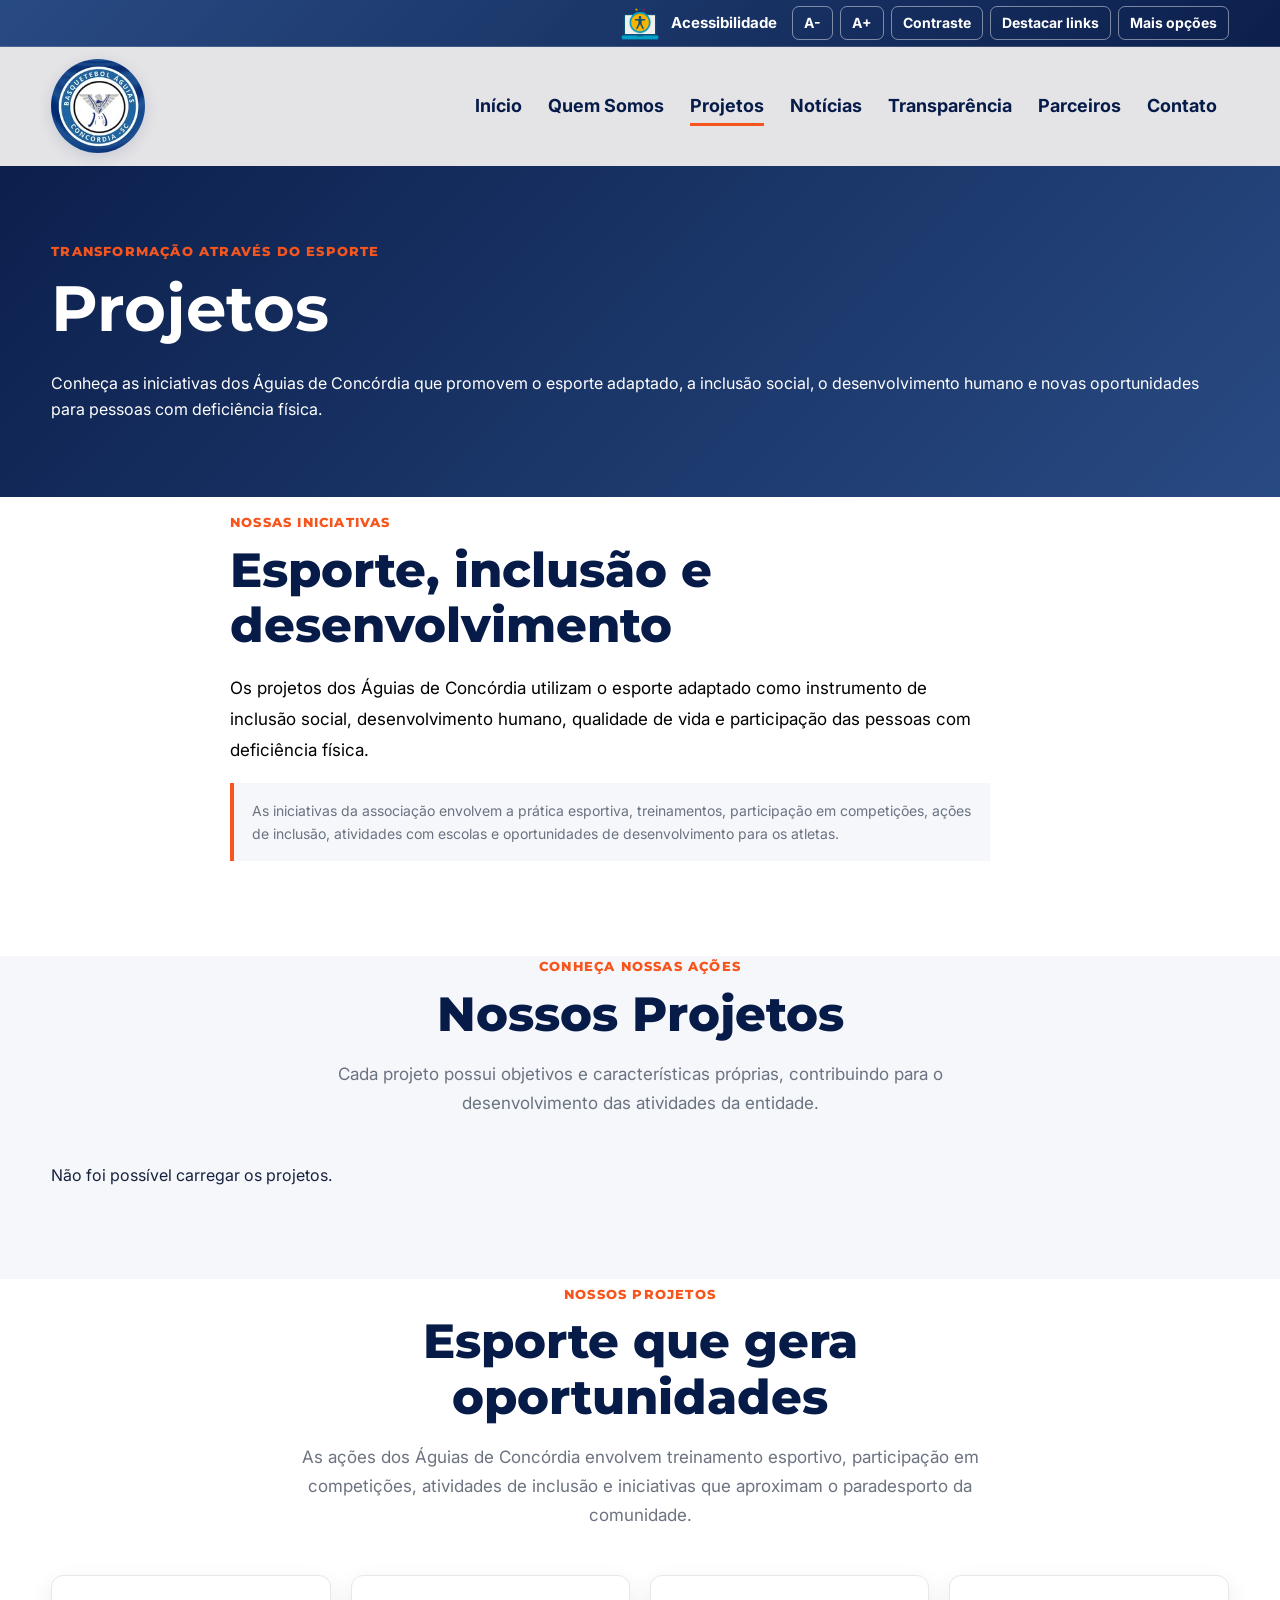
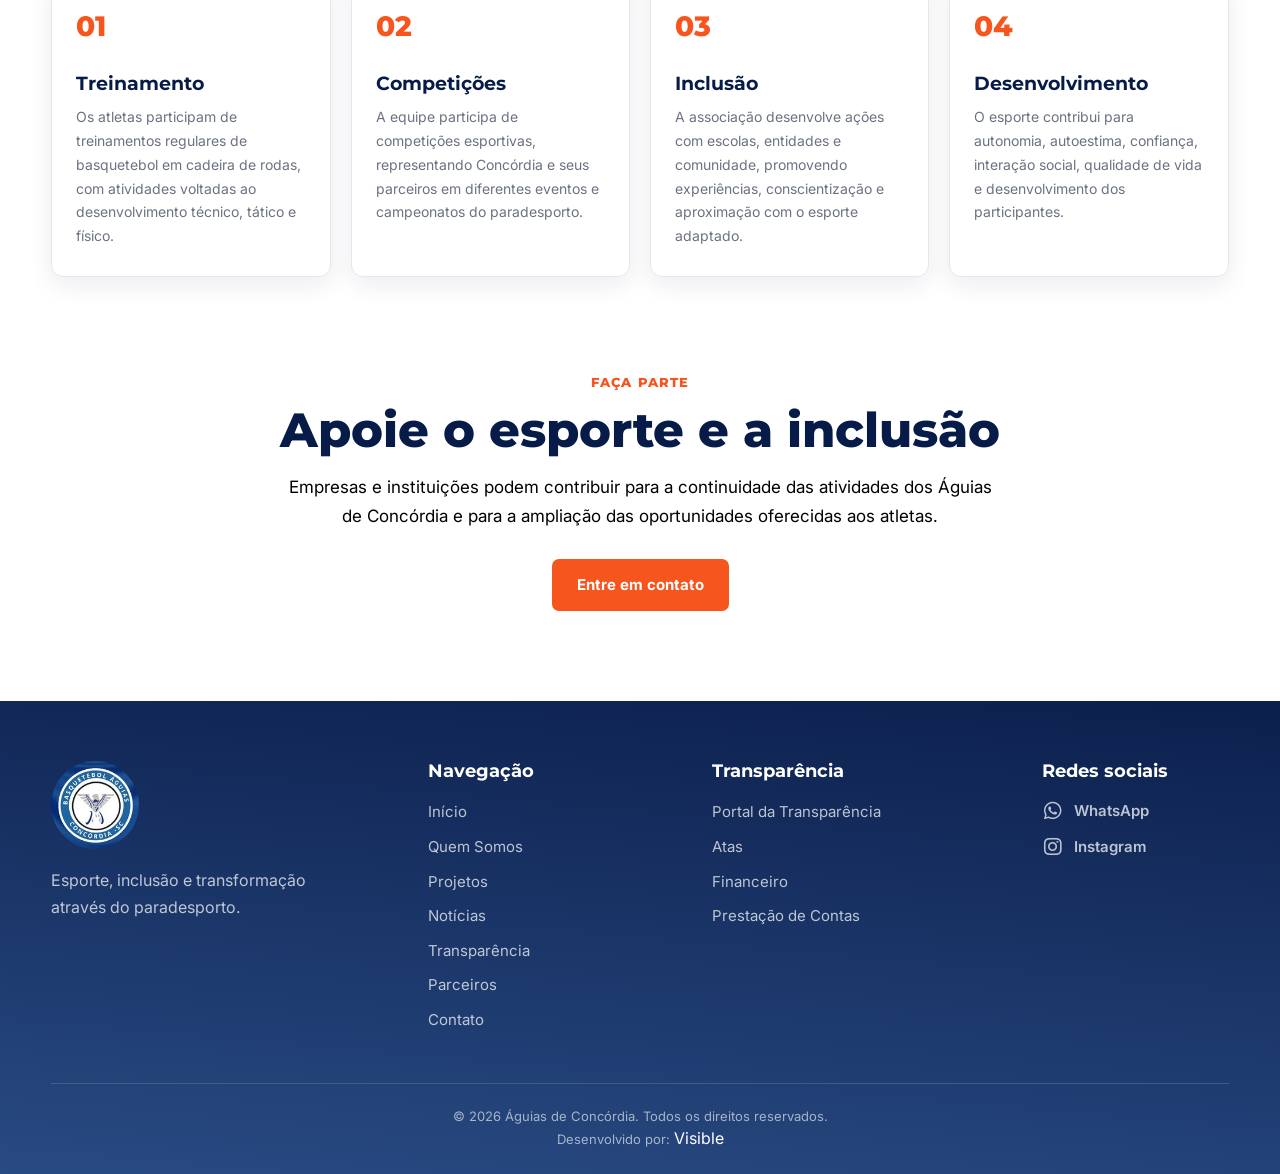
<file: projetos.html>
<!DOCTYPE html>
<html lang="pt-BR">

<head>
  <meta charset="UTF-8">
  <meta name="viewport" content="width=device-width, initial-scale=1.0, viewport-fit=cover">

  <!-- Compatibilidade -->
  <meta http-equiv="X-UA-Compatible" content="IE=edge">

  <!-- iOS / Safari -->
  <meta name="mobile-web-app-capable" content="yes">
  <meta name="apple-mobile-web-app-status-bar-style" content="default">
  <meta name="apple-mobile-web-app-title" content="Águias de Concórdia">

  <!-- Navegadores / PWA -->
  <meta name="theme-color" content="#0b2a4a">
  <link rel="icon" type="image/jpeg" href="assets/logo_aguias_concordia.png">
  <meta name="description" content="Conheça os projetos dos Águias de Concórdia e suas ações voltadas ao esporte, paradesporto e inclusão.">
  <title>Projetos | Águias de Concórdia</title>
  <link rel="preconnect" href="https://fonts.googleapis.com">
  <link rel="preconnect" href="https://fonts.gstatic.com" crossorigin>
  <link href="https://fonts.googleapis.com/css2?family=Inter:wght@400;500;600;700;800&family=Montserrat:wght@500;600;700;800&display=swap" rel="stylesheet">
  <link rel="stylesheet" href="https://cdnjs.cloudflare.com/ajax/libs/font-awesome/6.7.2/css/all.min.css">
  <link rel="stylesheet" href="css/style.css">
  <link rel="stylesheet" href="css/projetos.css">
</head>

<body>

  <!-- ACESSIBILIDADE -->
  <a href="#conteudo" class="skip-link">Ir para o conteúdo principal</a>

  <div class="barra-acessibilidade" role="region" aria-label="Ferramentas de acessibilidade">
    <div class="container barra-acessibilidade__conteudo">
      <span class="acessibilidade-titulo">Acessibilidade</span>
      <button type="button" id="diminuir-fonte" aria-label="Diminuir tamanho da fonte">A-</button>
      <button type="button" id="aumentar-fonte" aria-label="Aumentar tamanho da fonte">A+</button>
      <button type="button" id="alto-contraste" aria-label="Ativar alto contraste">Contraste</button>
      <button type="button" id="destacar-links" aria-label="Destacar links da página">Destacar links</button>
      <button type="button" id="abrir-acessibilidade" aria-expanded="false" aria-controls="painel-acessibilidade">Mais opções</button>
    </div>
  </div>

  <div id="painel-acessibilidade" class="painel-acessibilidade" hidden>
    <div class="container painel-acessibilidade__conteudo">

      <div class="acessibilidade-opcoes">

        <h2>Opções de acessibilidade</h2>

        <div class="acessibilidade-botoes">

          <button type="button" id="reduzir-animacoes" aria-pressed="false">
            Reduzir animações
          </button>

          <button type="button" id="aumentar-espacamento" aria-pressed="false">
            Aumentar espaçamento
          </button>

          <button type="button" id="aumentar-cursor" aria-pressed="false">
            Cursor maior
          </button>

          <button type="button" id="restaurar-acessibilidade">
            Restaurar padrão
          </button>


        </div>

      </div>



    </div>
  </div>

  <!-- HEADER -->
  <header class="cabecalho">
    <div class="container cabecalho__conteudo">
      <a href="index.html" class="logo-link" aria-label="Águias de Concórdia - Página inicial">
        <img src="assets/logo_aguias_concordia.png" alt="Águias de Concórdia" class="logo">
      </a>

      <button type="button" class="botao-menu" id="botao-menu" aria-label="Abrir menu principal" aria-expanded="false" aria-controls="menu-principal">
        <span></span>
        <span></span>
        <span></span>
      </button>

      <nav class="menu-principal" id="menu-principal" aria-label="Menu principal">
        <ul>
          <li><a href="index.html">Início</a></li>
          <li><a href="quem-somos.html">Quem Somos</a></li>
          <li><a href="projetos.html" aria-current="page">Projetos</a></li>
          <li><a href="noticias.html">Notícias</a></li>
          <li><a href="transparencia.html">Transparência</a></li>
          <li><a href="parceiros.html">Parceiros</a></li>
          <li><a href="contato.html">Contato</a></li>
        </ul>
      </nav>
    </div>
  </header>

  <!-- CONTEÚDO -->
  <main id="conteudo">

    <!-- HERO -->
    <section class="pagina-hero projetos-hero" aria-labelledby="titulo-pagina">
      <div class="container pagina-hero__conteudo">
        <p class="eyebrow eyebrow--claro">Transformação através do esporte</p>
        <h1 id="titulo-pagina">Projetos</h1>
        <p><br>
          Conheça as iniciativas dos Águias de Concórdia
          que promovem o esporte adaptado, a inclusão social,
          o desenvolvimento humano e novas oportunidades
          para pessoas com deficiência física.
        </p>
      </div>
    </section>

    <!-- INTRODUÇÃO -->
    <section class="secao projetos-introducao" aria-labelledby="titulo-introducao">
      <div class="container projetos-introducao__conteudo">
        <p class="eyebrow">Nossas iniciativas</p>
        <h2 id="titulo-introducao">Esporte, inclusão e desenvolvimento</h2>
        <p>
          Os projetos dos Águias de Concórdia utilizam o esporte adaptado
          como instrumento de inclusão social, desenvolvimento humano,
          qualidade de vida e participação das pessoas com deficiência física.
        </p>
        <p class="texto-observacao">
          As iniciativas da associação envolvem a prática esportiva,
          treinamentos, participação em competições, ações de inclusão,
          atividades com escolas e oportunidades de desenvolvimento
          para os atletas.
        </p>
      </div>
    </section>

    <!-- LISTA DE PROJETOS -->
    <section class="secao projetos-lista" aria-labelledby="titulo-projetos">
      <div class="container">
        <div class="secao-cabecalho secao-cabecalho--centralizado">
          <p class="eyebrow">Conheça nossas ações</p>
          <h2 id="titulo-projetos">Nossos Projetos</h2>
          <p class="secao-introducao">
            Cada projeto possui objetivos e características próprias, contribuindo para o desenvolvimento das atividades da entidade.
          </p>
        </div>

        <!--
          LISTA DINÂMICA:
          O projetos.js insere os projetos aqui.
          A estrutura suporta 3, 10, 20 ou mais projetos.
        -->
        <div class="projetos__grid" id="lista-projetos" aria-live="polite" aria-label="Lista de projetos">
        </div>

        <!-- PAGINAÇÃO -->
        <nav class="paginacao-projetos" id="paginacao-projetos" aria-label="Navegação entre páginas de projetos">
        </nav>
      </div>
    </section>


    <!-- COMO FUNCIONA -->
    <section class="secao como-funciona" aria-labelledby="titulo-como-funciona">

      <div class="container">

        <div class="secao-cabecalho secao-cabecalho--centralizado">

          <p class="eyebrow">Nossos projetos</p>

          <h2 id="titulo-como-funciona">
            Esporte que gera oportunidades
          </h2>

          <p class="secao-introducao">
            As ações dos Águias de Concórdia envolvem treinamento esportivo,
            participação em competições, atividades de inclusão e iniciativas
            que aproximam o paradesporto da comunidade.
          </p>

        </div>

        <div class="etapas__grid">

          <article class="etapa-card">

            <span class="etapa-card__numero">01</span>

            <h3>Treinamento</h3>

            <p>
              Os atletas participam de treinamentos regulares de basquetebol
              em cadeira de rodas, com atividades voltadas ao desenvolvimento
              técnico, tático e físico.
            </p>

          </article>


          <article class="etapa-card">

            <span class="etapa-card__numero">02</span>

            <h3>Competições</h3>

            <p>
              A equipe participa de competições esportivas, representando
              Concórdia e seus parceiros em diferentes eventos e campeonatos
              do paradesporto.
            </p>

          </article>


          <article class="etapa-card">

            <span class="etapa-card__numero">03</span>

            <h3>Inclusão</h3>

            <p>
              A associação desenvolve ações com escolas, entidades e comunidade,
              promovendo experiências, conscientização e aproximação com o
              esporte adaptado.
            </p>

          </article>


          <article class="etapa-card">

            <span class="etapa-card__numero">04</span>

            <h3>Desenvolvimento</h3>

            <p>
              O esporte contribui para autonomia, autoestima, confiança,
              interação social, qualidade de vida e desenvolvimento dos
              participantes.
            </p>

          </article>

        </div>

      </div>

    </section>

    <!-- RESULTADOS -
    <section class="secao resultados" aria-labelledby="titulo-resultados">
      <div class="container">
        <div class="secao-cabecalho secao-cabecalho--centralizado">
          <p class="eyebrow eyebrow--claro">Resultados</p>
          <h2 id="titulo-resultados">O impacto dos projetos</h2>
          <p class="secao-introducao">
            Indicadores reais poderão ser apresentados aqui conforme os dados oficiais da entidade.
          </p>
        </div>

        <div class="resultados__grid">
          <div class="resultado"><strong>XX</strong><span>Participantes</span></div>
          <div class="resultado"><strong>XX</strong><span>Projetos ativos</span></div>
          <div class="resultado"><strong>XX</strong><span>Competições</span></div>
          <div class="resultado"><strong>XX</strong><span>Atividades</span></div>
        </div>
      </div>
    </section>-->

    <!-- CHAMADA -->
    <section class="secao projetos-chamada" aria-labelledby="titulo-chamada">
      <div class="container projetos-chamada__conteudo">
        <p class="eyebrow">Faça parte</p>
        <h2 id="titulo-chamada">Apoie o esporte e a inclusão</h2>
        <p>
          Empresas e instituições podem contribuir para a continuidade
          das atividades dos Águias de Concórdia e para a ampliação das
          oportunidades oferecidas aos atletas.
        </p>
        <a href="contato.html" class="botao">Entre em contato</a>
      </div>
    </section>

  </main>

  <!-- FOOTER -->
  <footer class="rodape">
    <div class="container">
      <div class="footer-grid">

        <div class="footer-col footer-col--marca">
          <a href="index.html" aria-label="Voltar para o início">
            <img src="assets/logo_aguias_concordia.png" alt="Águias de Concórdia" class="logo-footer">
          </a>
          <p>Esporte, inclusão e transformação através do paradesporto.</p>
        </div>

        <div class="footer-col">
          <h2>Navegação</h2>
          <ul>
            <li><a href="index.html">Início</a></li>
            <li><a href="quem-somos.html">Quem Somos</a></li>
            <li><a href="projetos.html">Projetos</a></li>
            <li><a href="noticias.html">Notícias</a></li>
            <li><a href="transparencia.html">Transparência</a></li>
            <li><a href="parceiros.html">Parceiros</a></li>
            <li><a href="contato.html">Contato</a></li>
          </ul>
        </div>

        <div class="footer-col">
          <h2>Transparência</h2>
          <ul>
            <li><a href="transparencia.html">Portal da Transparência</a></li>
            <li><a href="transparencia.html">Atas</a></li>
            <li><a href="transparencia.html">Financeiro</a></li>
            <li><a href="transparencia.html">Prestação de Contas</a></li>
          </ul>
        </div>

        <div class="footer-col">
          <h2>Redes sociais</h2>
          <ul class="redes-sociais">
            <li>
              <a href="https://wa.me/5549999665891?text=Olá!%20Vim%20pelo%20site%20dos%20Águias%20de%20Concórdia%20e%20gostaria%20de%20obter%20mais%20informações.%20Poderiam%20me%20ajudar%3F" target="_blank" rel="noopener noreferrer" aria-label="WhatsApp dos Águias de Concórdia">

                <i class="fa-brands fa-whatsapp" aria-hidden="true"></i>
                <span>WhatsApp</span>
              </a>
            </li>
            <li>
              <a href="https://www.instagram.com/aguiasconcordia/" target="_blank" rel="noopener noreferrer" aria-label="Instagram dos Águias de Concórdia">
                <i class="fa-brands fa-instagram" aria-hidden="true"></i>
                <span>Instagram</span>
              </a>
            </li>
          </ul>
        </div>

      </div>

      <div class="footer-bottom">
        <p>
          &copy; 2026 Águias de Concórdia.
          Todos os direitos reservados.
        </p>
        <p class="desenvolvido-por">
          Desenvolvido por:
          <a href="https://www.linkedin.com/in/rafael-da-silva-rfs/" target="_blank" rel="noopener noreferrer">
            Visible
          </a>
        </p>
      </div>


    </div>
  </footer>

  <script src="js/script.js"></script>
  <script src="js/projetos.js"></script>

</body>

</html>
</file>
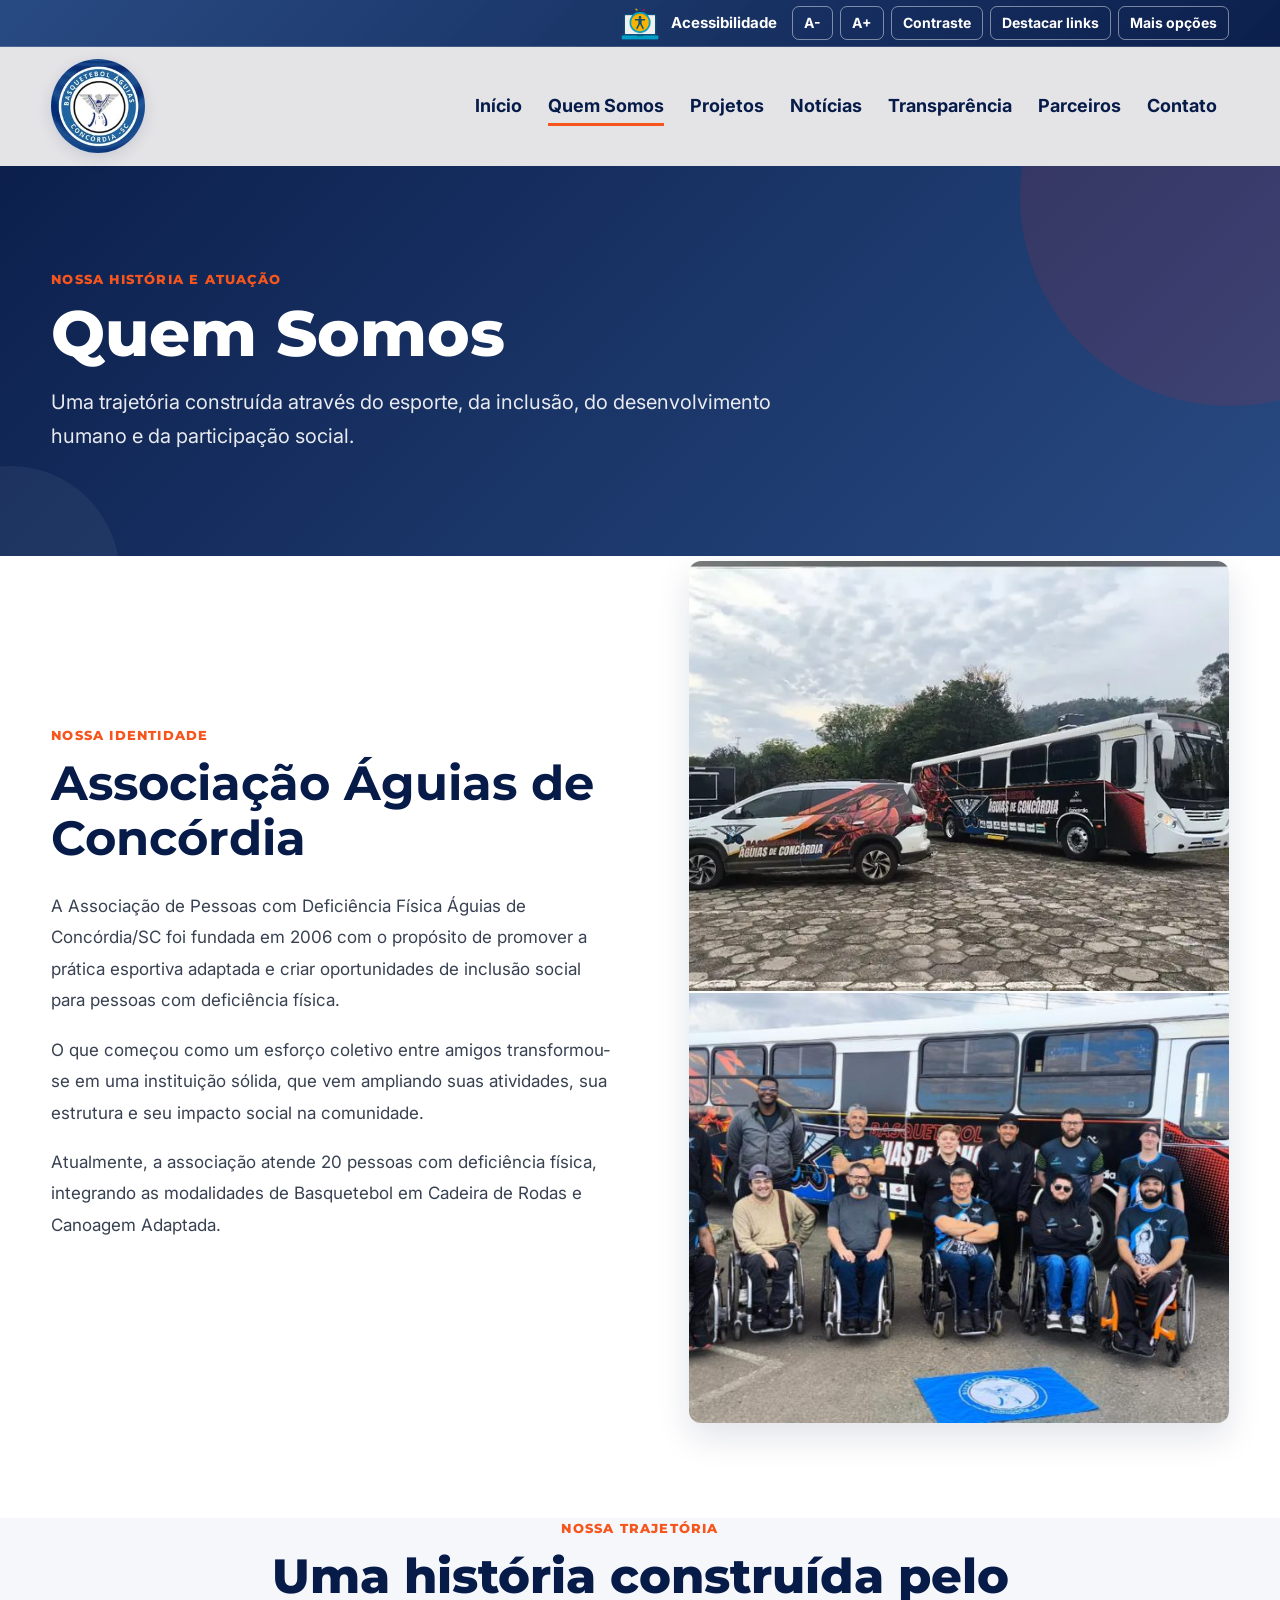
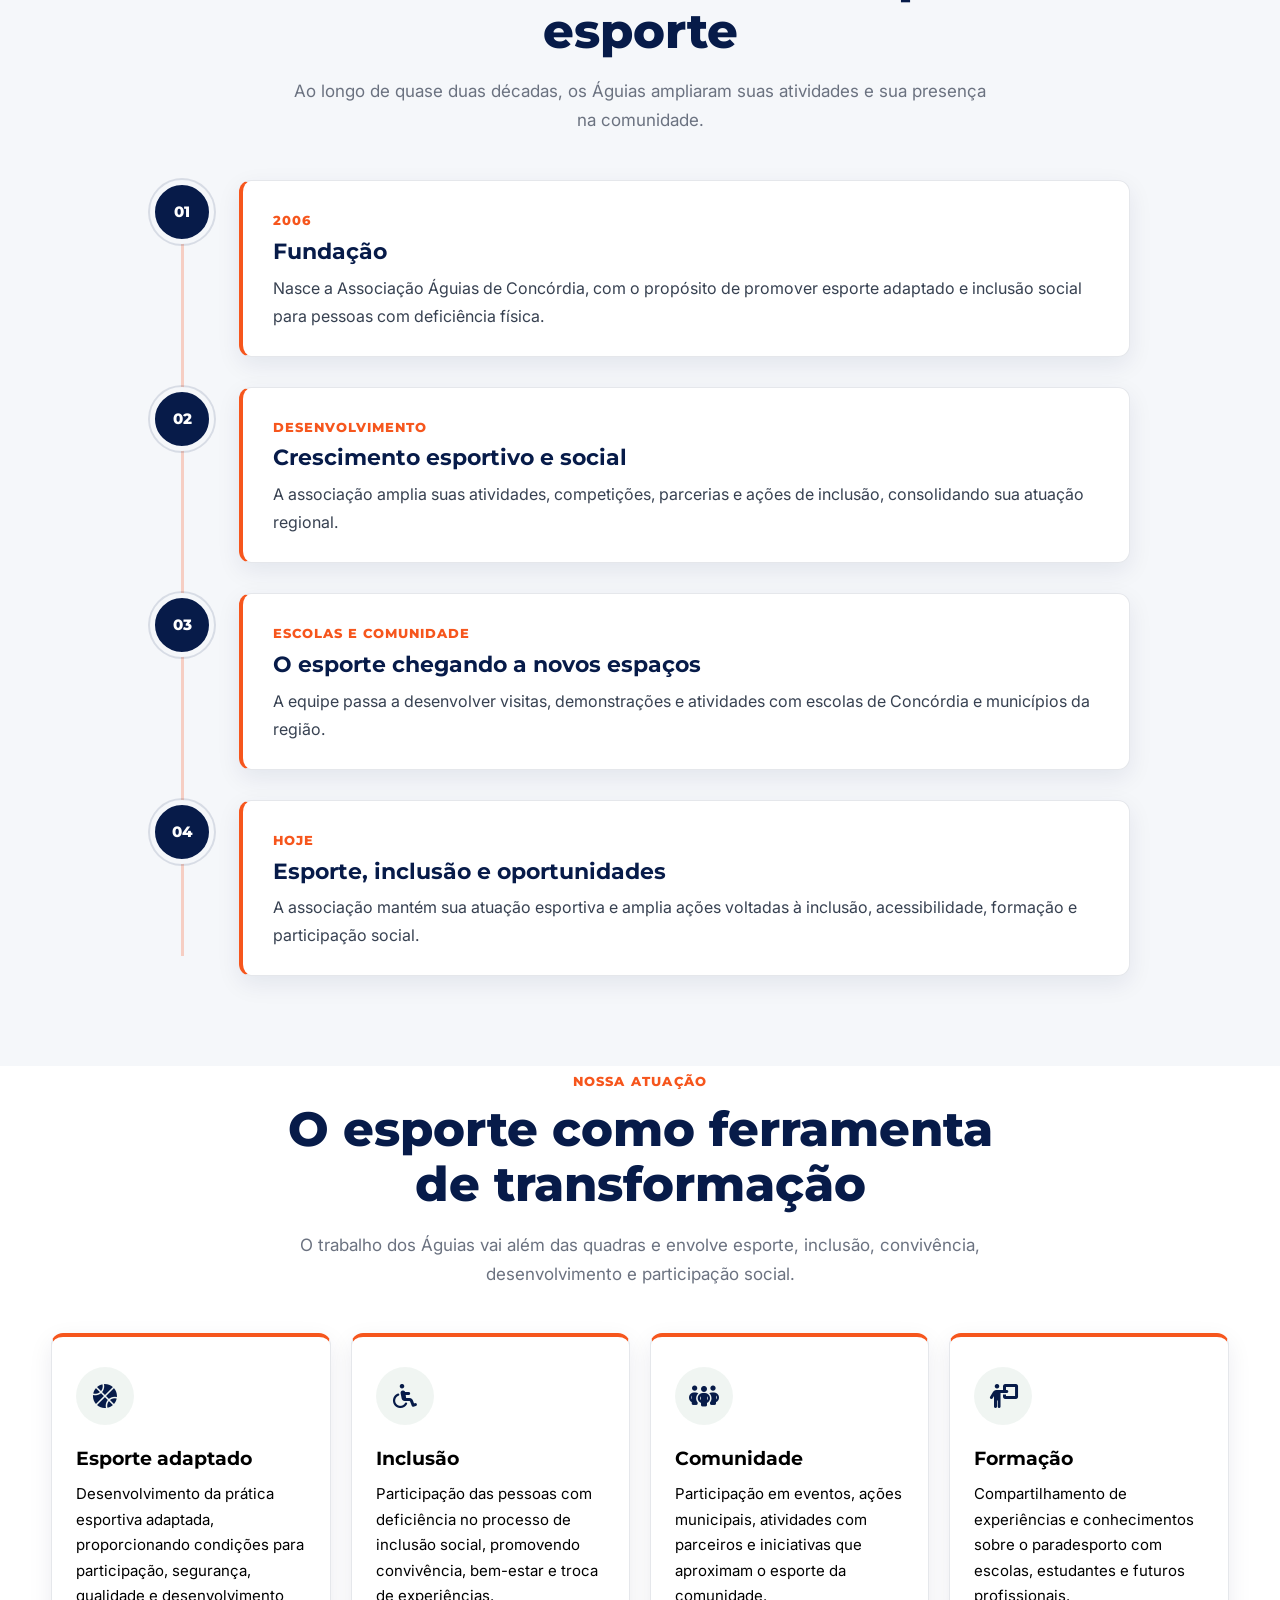
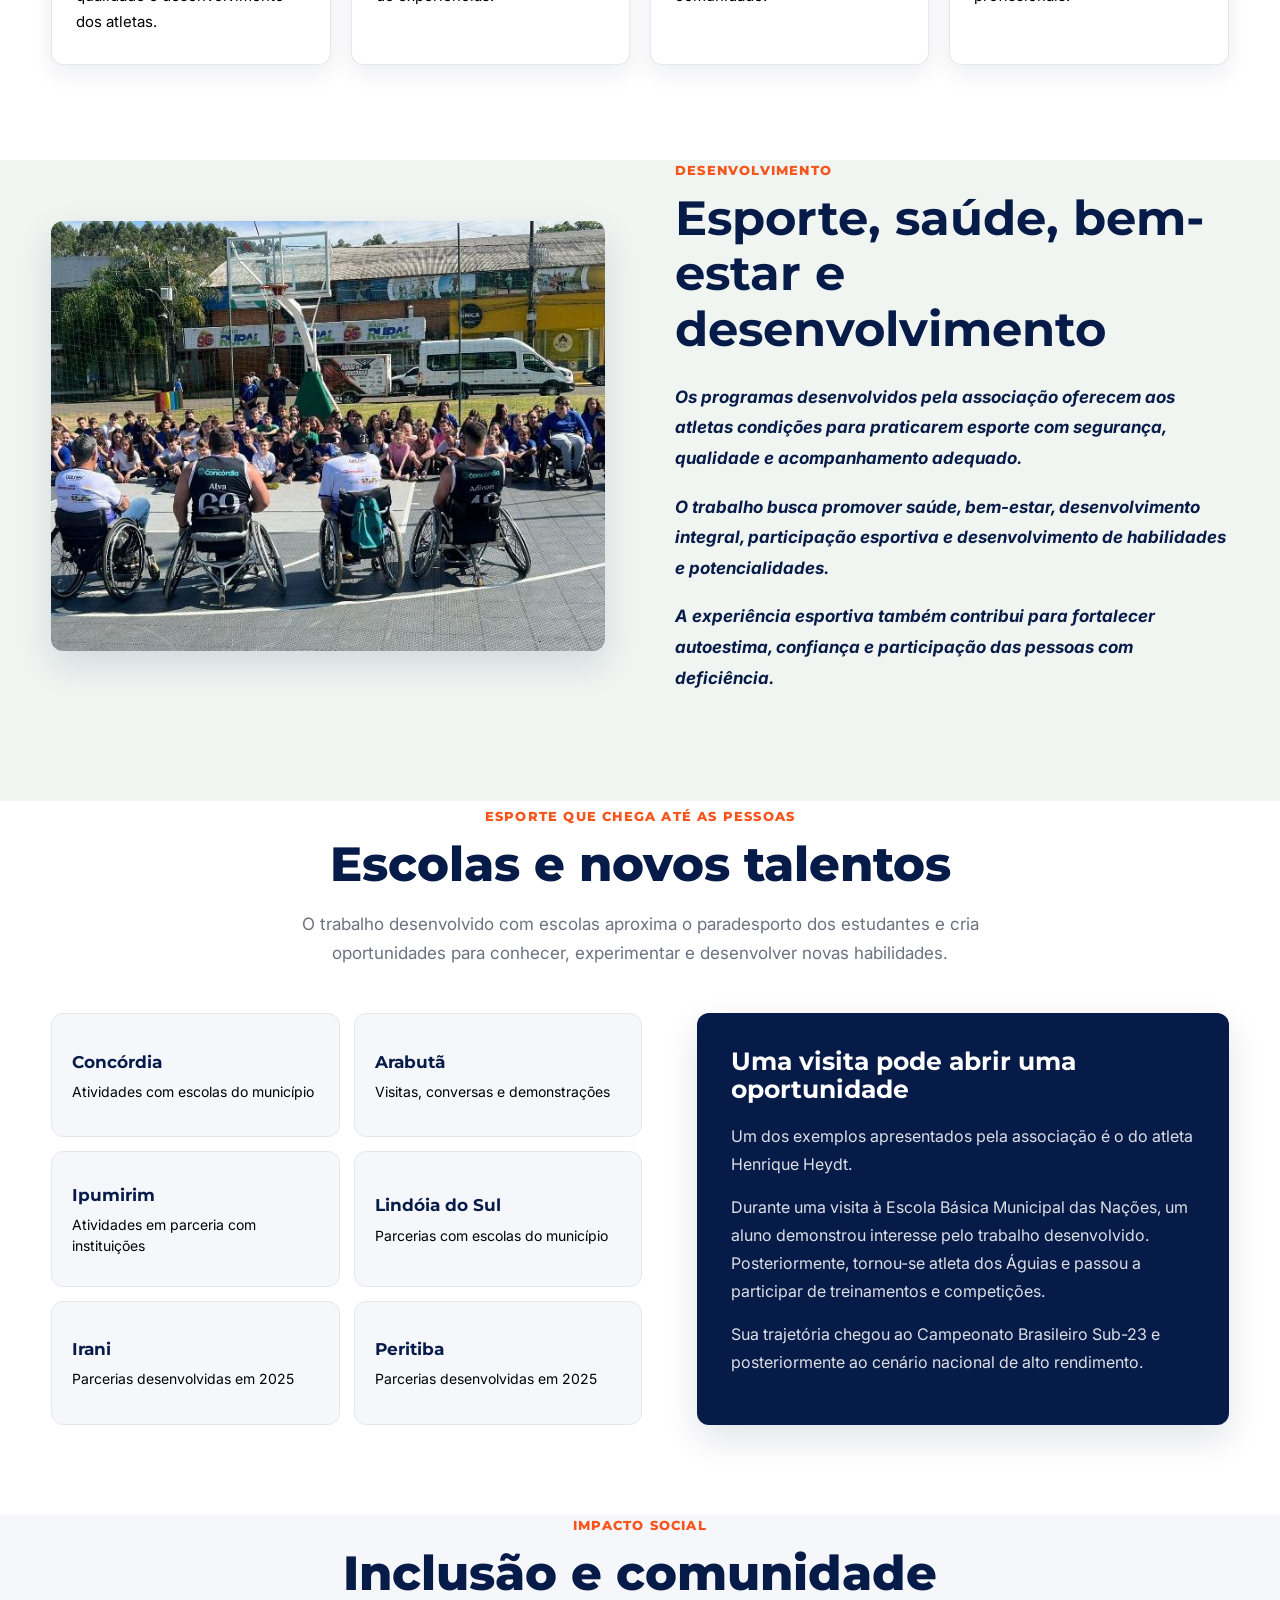
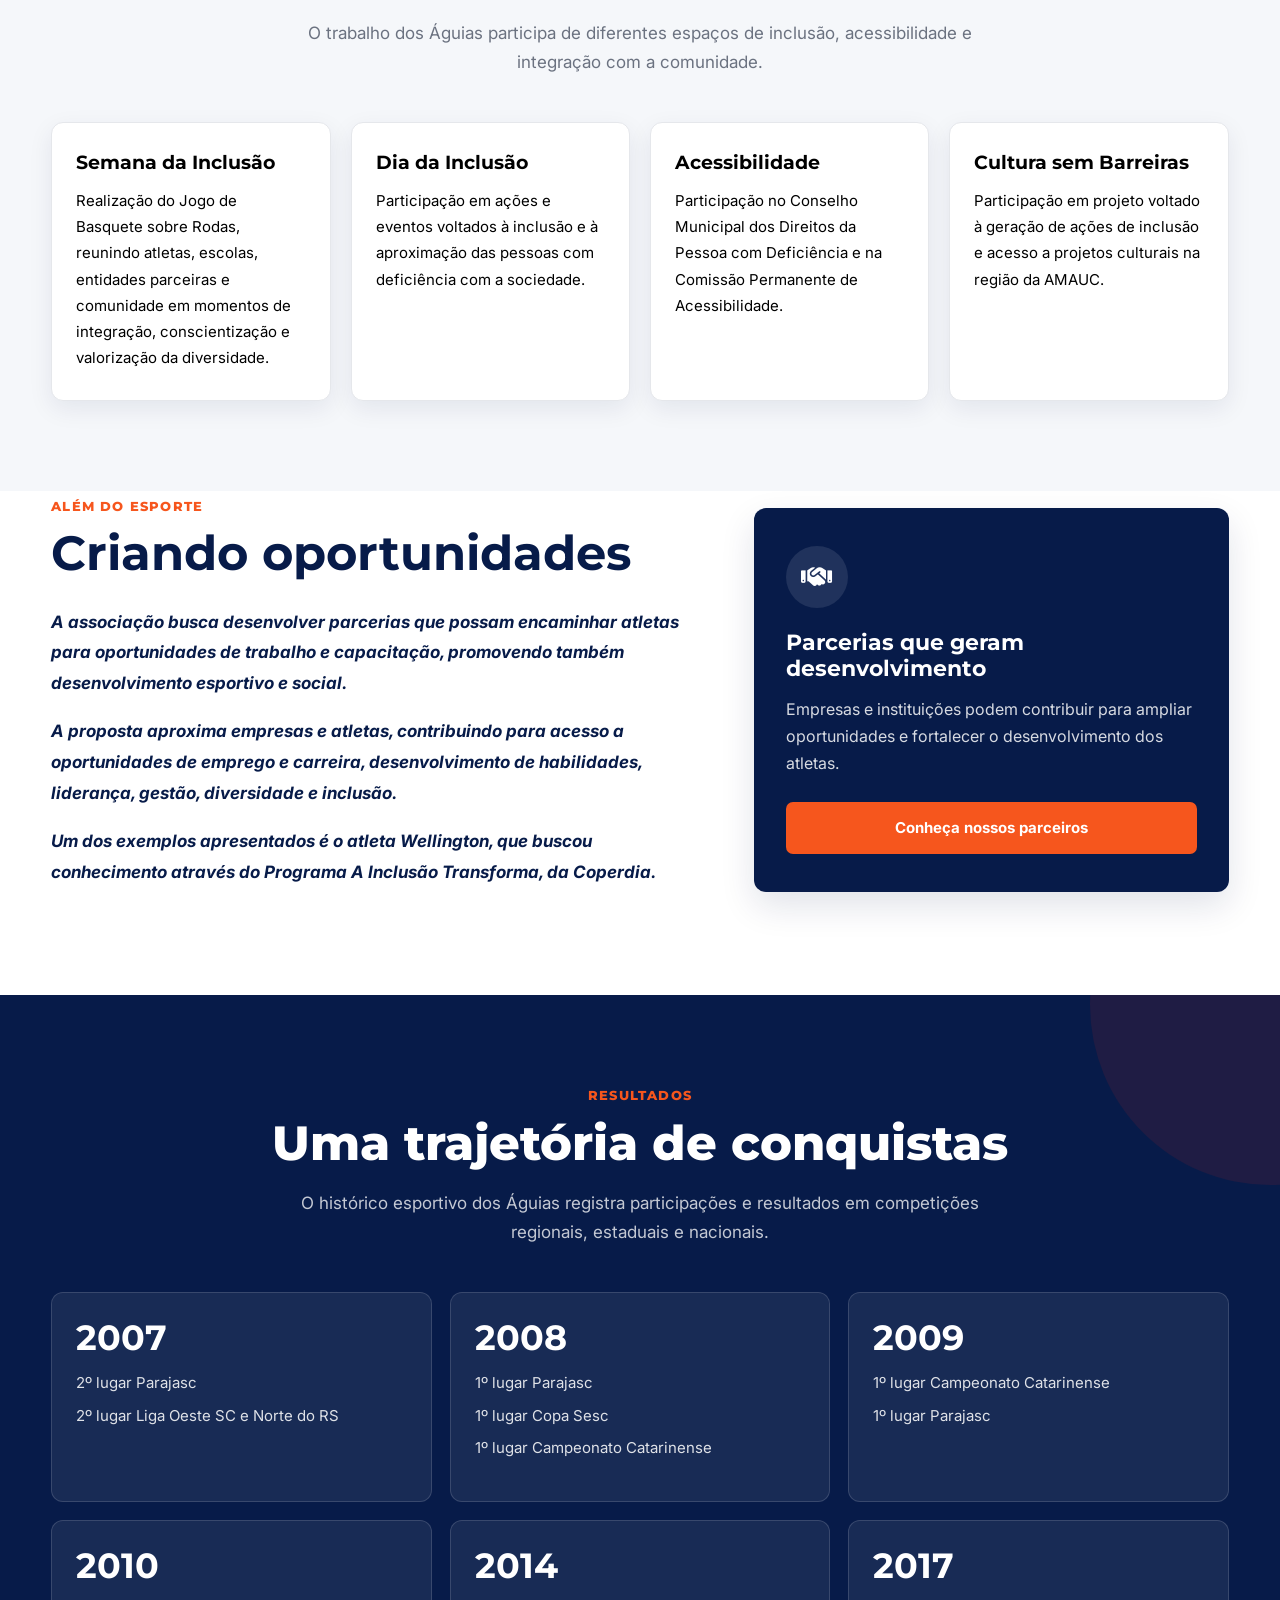
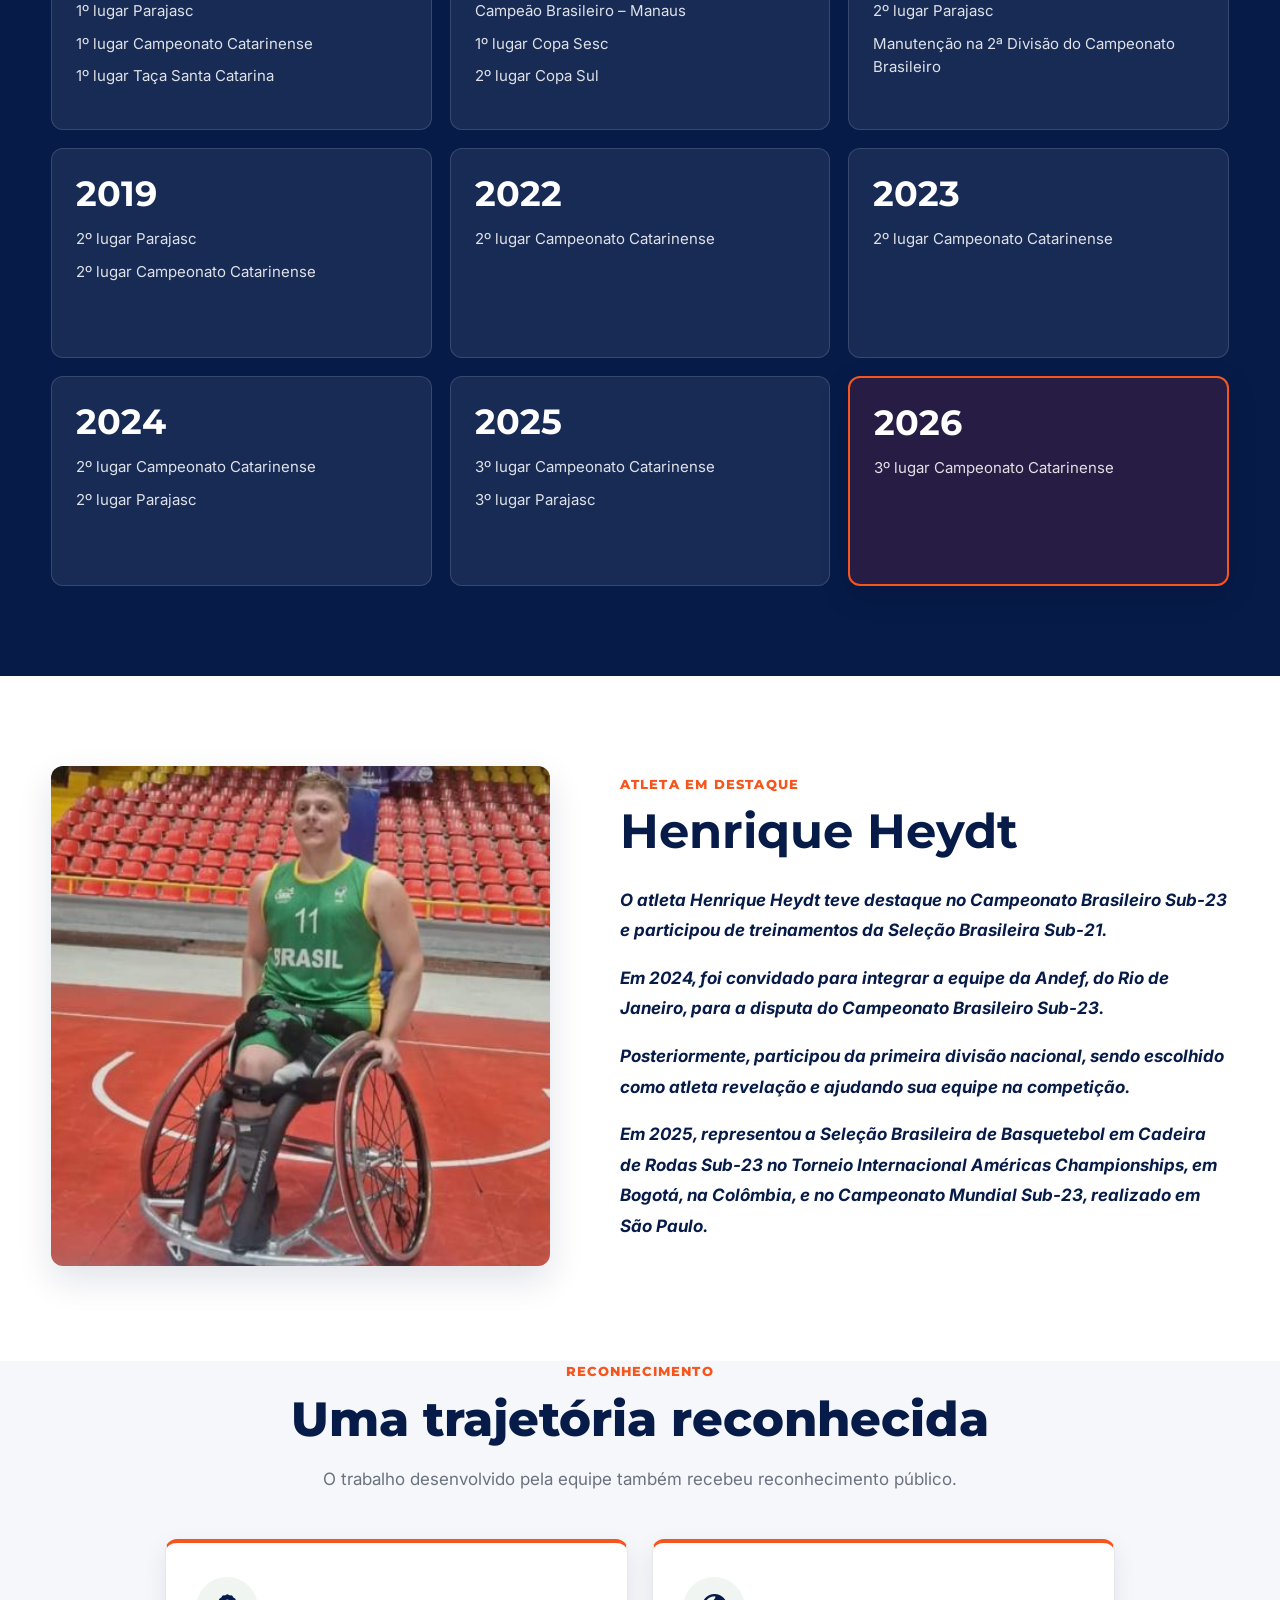
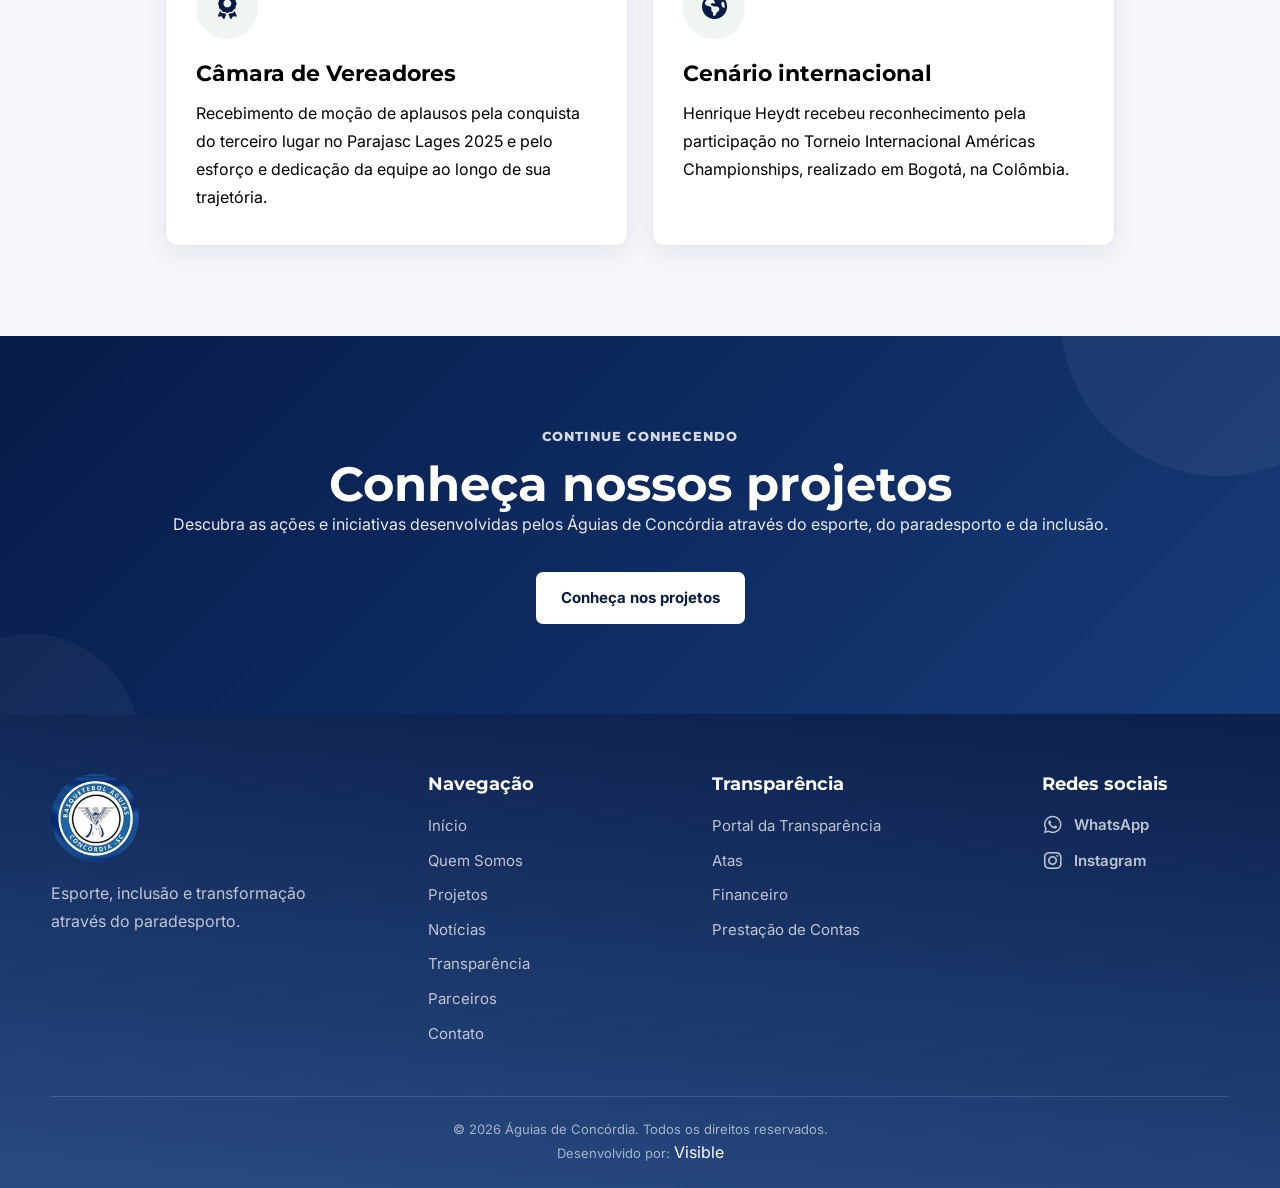
<file: quem-somos.html>
<!DOCTYPE html>
<html lang="pt-BR">

<head>
  <meta charset="UTF-8">
  <meta name="viewport" content="width=device-width, initial-scale=1.0, viewport-fit=cover">

  <!-- Compatibilidade -->
  <meta http-equiv="X-UA-Compatible" content="IE=edge">

  <!-- iOS / Safari -->
  <meta name="mobile-web-app-capable" content="yes">
  <meta name="apple-mobile-web-app-status-bar-style" content="default">
  <meta name="apple-mobile-web-app-title" content="Águias de Concórdia">

  <!-- Navegadores / PWA -->
  <meta name="theme-color" content="#0b2a4a">

  <link rel="icon" type="image/jpeg" href="assets/logo_aguias_concordia.png">

  <meta name="description" content="Conheça a história, a atuação, os projetos, as conquistas e o impacto social dos Águias de Concórdia.">

  <title>Quem Somos | Águias de Concórdia</title>

  <link rel="preconnect" href="https://fonts.googleapis.com">
  <link rel="preconnect" href="https://fonts.gstatic.com" crossorigin>

  <link href="https://fonts.googleapis.com/css2?family=Inter:wght@400;500;600;700;800&family=Montserrat:wght@500;600;700;800&display=swap" rel="stylesheet">

  <link rel="stylesheet" href="https://cdnjs.cloudflare.com/ajax/libs/font-awesome/6.7.2/css/all.min.css">

  <link rel="stylesheet" href="css/style.css">
  <link rel="stylesheet" href="css/quem-somos.css">
</head>

<body>

  <!-- =====================================================
       ACESSIBILIDADE
  ====================================================== -->

  <a href="#conteudo" class="skip-link">
    Ir para o conteúdo principal
  </a>

  <div class="barra-acessibilidade" role="region" aria-label="Ferramentas de acessibilidade">

    <div class="container barra-acessibilidade__conteudo">

      <span class="acessibilidade-titulo">
        Acessibilidade
      </span>

      <button type="button" id="diminuir-fonte" aria-label="Diminuir tamanho da fonte">
        A-
      </button>

      <button type="button" id="aumentar-fonte" aria-label="Aumentar tamanho da fonte">
        A+
      </button>

      <button type="button" id="alto-contraste" aria-label="Ativar alto contraste">
        Contraste
      </button>

      <button type="button" id="destacar-links" aria-label="Destacar links da página">
        Destacar links
      </button>

      <button type="button" id="abrir-acessibilidade" aria-expanded="false" aria-controls="painel-acessibilidade">
        Mais opções
      </button>

    </div>

  </div>


  <div id="painel-acessibilidade" class="painel-acessibilidade" hidden>

    <div class="container painel-acessibilidade__conteudo">

      <div class="acessibilidade-opcoes">

        <h2>
          Opções de acessibilidade
        </h2>

        <div class="acessibilidade-botoes">

          <button type="button" id="reduzir-animacoes" aria-pressed="false">
            Reduzir animações
          </button>

          <button type="button" id="aumentar-espacamento" aria-pressed="false">
            Aumentar espaçamento
          </button>

          <button type="button" id="aumentar-cursor" aria-pressed="false">
            Cursor maior
          </button>

          <button type="button" id="restaurar-acessibilidade">
            Restaurar padrão
          </button>

        </div>

      </div>

    </div>

  </div>


  <!-- =====================================================
       HEADER
  ====================================================== -->

  <header class="cabecalho">

    <div class="container cabecalho__conteudo">

      <a href="index.html" class="logo-link" aria-label="Águias de Concórdia - Página inicial">
        <img src="assets/logo_aguias_concordia.png" alt="Águias de Concórdia" class="logo">
      </a>


      <button type="button" class="botao-menu" id="botao-menu" aria-label="Abrir menu principal" aria-expanded="false" aria-controls="menu-principal">
        <span></span>
        <span></span>
        <span></span>
      </button>


      <nav class="menu-principal" id="menu-principal" aria-label="Menu principal">

        <ul>

          <li>
            <a href="index.html">
              Início
            </a>
          </li>

          <li>
            <a href="quem-somos.html" aria-current="page">
              Quem Somos
            </a>
          </li>

          <li>
            <a href="projetos.html">
              Projetos
            </a>
          </li>

          <li>
            <a href="noticias.html">
              Notícias
            </a>
          </li>

          <li>
            <a href="transparencia.html">
              Transparência
            </a>
          </li>

          <li>
            <a href="parceiros.html">
              Parceiros
            </a>
          </li>

          <li>
            <a href="contato.html">
              Contato
            </a>
          </li>

        </ul>

      </nav>

    </div>

  </header>


  <!-- =====================================================
       CONTEÚDO
  ====================================================== -->

  <main id="conteudo">


    <!-- =================================================
         HERO
    ================================================== -->

    <section class="pagina-hero" aria-labelledby="titulo-pagina">

      <div class="container pagina-hero__conteudo">

        <p class="eyebrow eyebrow--claro">
          Nossa história e atuação
        </p>

        <h1 id="titulo-pagina">
          Quem Somos
        </h1>

        <p>
          Uma trajetória construída através do esporte,
          da inclusão, do desenvolvimento humano e da
          participação social.
        </p>

      </div>

    </section>


    <!-- =================================================
         1. A ENTIDADE
    ================================================== -->

    <section class="secao entidade" aria-labelledby="titulo-entidade">

      <div class="container entidade__grid">

        <div class="entidade__texto">

          <p class="eyebrow">
            Nossa identidade
          </p>

          <h2 id="titulo-entidade">
            Associação Águias de Concórdia
          </h2>

          <p>
            A Associação de Pessoas com Deficiência Física
            Águias de Concórdia/SC foi fundada em 2006 com
            o propósito de promover a prática esportiva
            adaptada e criar oportunidades de inclusão social
            para pessoas com deficiência física.
          </p>

          <p>
            O que começou como um esforço coletivo entre
            amigos transformou-se em uma instituição sólida,
            que vem ampliando suas atividades, sua estrutura
            e seu impacto social na comunidade.
          </p>

          <p>
            Atualmente, a associação atende 20 pessoas com
            deficiência física, integrando as modalidades de
            Basquetebol em Cadeira de Rodas e Canoagem
            Adaptada.
          </p>

        </div>


        <div class="imagem-destaque">

          <img class="animar-entrada entrada-esquerda" src="assets/carro_onibus_mobile.webp" alt="Veiculos da Entidade">

          <img class="animar-entrada entrada-direita" src="assets/4.jpg" alt="Atletas dos Águias de Concórdia durante atividade esportiva">


        </div>

      </div>

    </section>


    <!-- =================================================
         2. NOSSA HISTÓRIA
    ================================================== -->

    <section class="secao historia" aria-labelledby="titulo-historia">

      <div class="container">

        <div class="secao-cabecalho secao-cabecalho--centralizado">

          <p class="eyebrow">
            Nossa trajetória
          </p>

          <h2 id="titulo-historia">
            Uma história construída pelo esporte
          </h2>

          <p class="secao-introducao">
            Ao longo de quase duas décadas, os Águias
            ampliaram suas atividades e sua presença
            na comunidade.
          </p>

        </div>


        <div class="linha-do-tempo">

          <article class="historia-item">

            <div class="historia-item__marcador" aria-hidden="true">
              01
            </div>

            <div class="historia-item__conteudo">

              <span class="historia-item__ano">
                2006
              </span>

              <h3>
                Fundação
              </h3>

              <p>
                Nasce a Associação Águias de Concórdia,
                com o propósito de promover esporte adaptado
                e inclusão social para pessoas com deficiência
                física.
              </p>

            </div>

          </article>


          <article class="historia-item">

            <div class="historia-item__marcador" aria-hidden="true">
              02
            </div>

            <div class="historia-item__conteudo">

              <span class="historia-item__ano">
                Desenvolvimento
              </span>

              <h3>
                Crescimento esportivo e social
              </h3>

              <p>
                A associação amplia suas atividades,
                competições, parcerias e ações de inclusão,
                consolidando sua atuação regional.
              </p>

            </div>

          </article>


          <article class="historia-item">

            <div class="historia-item__marcador" aria-hidden="true">
              03
            </div>

            <div class="historia-item__conteudo">

              <span class="historia-item__ano">
                Escolas e comunidade
              </span>

              <h3>
                O esporte chegando a novos espaços
              </h3>

              <p>
                A equipe passa a desenvolver visitas,
                demonstrações e atividades com escolas
                de Concórdia e municípios da região.
              </p>

            </div>

          </article>


          <article class="historia-item">

            <div class="historia-item__marcador" aria-hidden="true">
              04
            </div>

            <div class="historia-item__conteudo">

              <span class="historia-item__ano">
                Hoje
              </span>

              <h3>
                Esporte, inclusão e oportunidades
              </h3>

              <p>
                A associação mantém sua atuação esportiva
                e amplia ações voltadas à inclusão,
                acessibilidade, formação e participação social.
              </p>

            </div>

          </article>

        </div>

      </div>

    </section>


    <!-- =================================================
         3. O QUE FAZEMOS
    ================================================== -->

    <section class="secao atuacao" aria-labelledby="titulo-atuacao">

      <div class="container">

        <div class="secao-cabecalho secao-cabecalho--centralizado">

          <p class="eyebrow">
            Nossa atuação
          </p>

          <h2 id="titulo-atuacao">
            O esporte como ferramenta de transformação
          </h2>

          <p class="secao-introducao">
            O trabalho dos Águias vai além das quadras
            e envolve esporte, inclusão, convivência,
            desenvolvimento e participação social.
          </p>

        </div>


        <div class="atuacao__grid">

          <article class="atuacao-card">

            <div class="atuacao-card__icone" aria-hidden="true">
              <i class="fa-solid fa-basketball"></i>
            </div>

            <h3>
              Esporte adaptado
            </h3>

            <p>
              Desenvolvimento da prática esportiva adaptada,
              proporcionando condições para participação,
              segurança, qualidade e desenvolvimento dos atletas.
            </p>

          </article>


          <article class="atuacao-card">

            <div class="atuacao-card__icone" aria-hidden="true">
              <i class="fa-solid fa-wheelchair"></i>
            </div>

            <h3>
              Inclusão
            </h3>

            <p>
              Participação das pessoas com deficiência no
              processo de inclusão social, promovendo
              convivência, bem-estar e troca de experiências.
            </p>

          </article>


          <article class="atuacao-card">

            <div class="atuacao-card__icone" aria-hidden="true">
              <i class="fa-solid fa-people-group"></i>
            </div>

            <h3>
              Comunidade
            </h3>

            <p>
              Participação em eventos, ações municipais,
              atividades com parceiros e iniciativas que
              aproximam o esporte da comunidade.
            </p>

          </article>


          <article class="atuacao-card">

            <div class="atuacao-card__icone" aria-hidden="true">
              <i class="fa-solid fa-person-chalkboard"></i>
            </div>

            <h3>
              Formação
            </h3>

            <p>
              Compartilhamento de experiências e conhecimentos
              sobre o paradesporto com escolas, estudantes
              e futuros profissionais.
            </p>

          </article>

        </div>

      </div>

    </section>


    <!-- =================================================
         4. ESPORTE E DESENVOLVIMENTO
    ================================================== -->

    <section class="secao desenvolvimento" aria-labelledby="titulo-desenvolvimento">

      <div class="container desenvolvimento__grid">

        <div class="desenvolvimento__imagem imagem-destaque">

          <img class="animar-entrada entrada-esquerda" src="assets/27.jpg" alt="Atividades dos Águias de Concórdia voltadas ao esporte e inclusão">

        </div>


        <div class="desenvolvimento__texto">

          <p class="eyebrow">
            Desenvolvimento
          </p>

          <h2 id="titulo-desenvolvimento">
            Esporte, saúde, bem-estar e desenvolvimento
          </h2>

          <p>
            Os programas desenvolvidos pela associação
            oferecem aos atletas condições para praticarem
            esporte com segurança, qualidade e acompanhamento
            adequado.
          </p>

          <p>
            O trabalho busca promover saúde, bem-estar,
            desenvolvimento integral, participação esportiva
            e desenvolvimento de habilidades e potencialidades.
          </p>

          <p>
            A experiência esportiva também contribui para
            fortalecer autoestima, confiança e participação
            das pessoas com deficiência.
          </p>

        </div>

      </div>

    </section>


    <!-- =================================================
         5. ESCOLAS E NOVOS TALENTOS
    ================================================== -->

    <section class="secao escolas" aria-labelledby="titulo-escolas">

      <div class="container">

        <div class="secao-cabecalho secao-cabecalho--centralizado">

          <p class="eyebrow">
            Esporte que chega até as pessoas
          </p>

          <h2 id="titulo-escolas">
            Escolas e novos talentos
          </h2>

          <p class="secao-introducao">
            O trabalho desenvolvido com escolas aproxima
            o paradesporto dos estudantes e cria oportunidades
            para conhecer, experimentar e desenvolver novas
            habilidades.
          </p>

        </div>


        <div class="escolas__conteudo">

          <div class="escolas__lista">

            <div class="escola-item">
              <strong>Concórdia</strong>
              <span>Atividades com escolas do município</span>
            </div>

            <div class="escola-item">
              <strong>Arabutã</strong>
              <span>Visitas, conversas e demonstrações</span>
            </div>

            <div class="escola-item">
              <strong>Ipumirim</strong>
              <span>Atividades em parceria com instituições</span>
            </div>

            <div class="escola-item">
              <strong>Lindóia do Sul</strong>
              <span>Parcerias com escolas do município</span>
            </div>

            <div class="escola-item">
              <strong>Irani</strong>
              <span>Parcerias desenvolvidas em 2025</span>
            </div>

            <div class="escola-item">
              <strong>Peritiba</strong>
              <span>Parcerias desenvolvidas em 2025</span>
            </div>

          </div>


          <div class="escolas__texto">

            <h3>
              Uma visita pode abrir uma oportunidade
            </h3>

            <p>
              Um dos exemplos apresentados pela associação
              é o do atleta Henrique Heydt.
            </p>

            <p>
              Durante uma visita à Escola Básica Municipal
              das Nações, um aluno demonstrou interesse pelo
              trabalho desenvolvido. Posteriormente, tornou-se
              atleta dos Águias e passou a participar de
              treinamentos e competições.
            </p>

            <p>
              Sua trajetória chegou ao Campeonato Brasileiro
              Sub-23 e posteriormente ao cenário nacional
              de alto rendimento.
            </p>

          </div>

        </div>

      </div>

    </section>


    <!-- =================================================
         6. INCLUSÃO E COMUNIDADE
    ================================================== -->

    <section class="secao inclusao" aria-labelledby="titulo-inclusao">

      <div class="container">

        <div class="secao-cabecalho secao-cabecalho--centralizado">

          <p class="eyebrow">
            Impacto social
          </p>

          <h2 id="titulo-inclusao">
            Inclusão e comunidade
          </h2>

          <p class="secao-introducao">
            O trabalho dos Águias participa de diferentes
            espaços de inclusão, acessibilidade e integração
            com a comunidade.
          </p>

        </div>


        <div class="inclusao__grid">

          <article class="inclusao-card">

            <h3>
              Semana da Inclusão
            </h3>

            <p>
              Realização do Jogo de Basquete sobre Rodas,
              reunindo atletas, escolas, entidades parceiras
              e comunidade em momentos de integração,
              conscientização e valorização da diversidade.
            </p>

          </article>


          <article class="inclusao-card">

            <h3>
              Dia da Inclusão
            </h3>

            <p>
              Participação em ações e eventos voltados
              à inclusão e à aproximação das pessoas
              com deficiência com a sociedade.
            </p>

          </article>


          <article class="inclusao-card">

            <h3>
              Acessibilidade
            </h3>

            <p>
              Participação no Conselho Municipal dos Direitos
              da Pessoa com Deficiência e na Comissão Permanente
              de Acessibilidade.
            </p>

          </article>


          <article class="inclusao-card">

            <h3>
              Cultura sem Barreiras
            </h3>

            <p>
              Participação em projeto voltado à geração
              de ações de inclusão e acesso a projetos
              culturais na região da AMAUC.
            </p>

          </article>

        </div>

      </div>

    </section>


    <!-- =================================================
         7. OPORTUNIDADES
    ================================================== -->

    <section class="secao oportunidades" aria-labelledby="titulo-oportunidades">

      <div class="container oportunidades__grid">

        <div class="oportunidades__texto">

          <p class="eyebrow">
            Além do esporte
          </p>

          <h2 id="titulo-oportunidades">
            Criando oportunidades
          </h2>

          <p>
            A associação busca desenvolver parcerias que
            possam encaminhar atletas para oportunidades
            de trabalho e capacitação, promovendo também
            desenvolvimento esportivo e social.
          </p>

          <p>
            A proposta aproxima empresas e atletas,
            contribuindo para acesso a oportunidades de
            emprego e carreira, desenvolvimento de
            habilidades, liderança, gestão, diversidade
            e inclusão.
          </p>

          <p>
            Um dos exemplos apresentados é o atleta
            Wellington, que buscou conhecimento através
            do Programa A Inclusão Transforma, da Coperdia.
          </p>

        </div>


        <div class="oportunidades__destaque">

          <div class="oportunidade-destaque__icone">
            <i class="fa-solid fa-handshake" aria-hidden="true"></i>
          </div>

          <h3>
            Parcerias que geram desenvolvimento
          </h3>

          <p>
            Empresas e instituições podem contribuir
            para ampliar oportunidades e fortalecer
            o desenvolvimento dos atletas.
          </p>

          <a href="parceiros.html" class="botao">
            Conheça nossos parceiros
          </a>

        </div>

      </div>

    </section>


    <!-- =================================================
         8. TRAJETÓRIA ESPORTIVA
    ================================================== -->

    <section class="secao conquistas-historicas" aria-labelledby="titulo-conquistas-historicas">

      <div class="container">

        <div class="secao-cabecalho secao-cabecalho--centralizado">

          <p class="eyebrow">
            Resultados
          </p>

          <h2 id="titulo-conquistas-historicas">
            Uma trajetória de conquistas
          </h2>

          <p class="secao-introducao">
            O histórico esportivo dos Águias registra
            participações e resultados em competições
            regionais, estaduais e nacionais.
          </p>

        </div>


        <div class="conquistas-historicas__grid">

          <article class="conquista-historica">

            <strong>2007</strong>

            <p>
              2º lugar Parajasc
            </p>

            <p>
              2º lugar Liga Oeste SC e Norte do RS
            </p>

          </article>


          <article class="conquista-historica">

            <strong>2008</strong>

            <p>
              1º lugar Parajasc
            </p>

            <p>
              1º lugar Copa Sesc
            </p>

            <p>
              1º lugar Campeonato Catarinense
            </p>

          </article>


          <article class="conquista-historica">

            <strong>2009</strong>

            <p>
              1º lugar Campeonato Catarinense
            </p>

            <p>
              1º lugar Parajasc
            </p>

          </article>


          <article class="conquista-historica">

            <strong>2010</strong>

            <p>
              1º lugar Parajasc
            </p>

            <p>
              1º lugar Campeonato Catarinense
            </p>

            <p>
              1º lugar Taça Santa Catarina
            </p>

          </article>


          <article class="conquista-historica">

            <strong>2014</strong>

            <p>
              Campeão Brasileiro – Manaus
            </p>

            <p>
              1º lugar Copa Sesc
            </p>

            <p>
              2º lugar Copa Sul
            </p>

          </article>


          <article class="conquista-historica">

            <strong>2017</strong>

            <p>
              2º lugar Parajasc
            </p>

            <p>
              Manutenção na 2ª Divisão do Campeonato Brasileiro
            </p>

          </article>


          <article class="conquista-historica">

            <strong>2019</strong>

            <p>
              2º lugar Parajasc
            </p>

            <p>
              2º lugar Campeonato Catarinense
            </p>

          </article>


          <article class="conquista-historica">

            <strong>2022</strong>

            <p>
              2º lugar Campeonato Catarinense
            </p>

          </article>


          <article class="conquista-historica">

            <strong>2023</strong>

            <p>
              2º lugar Campeonato Catarinense
            </p>

          </article>


          <article class="conquista-historica">

            <strong>2024</strong>

            <p>
              2º lugar Campeonato Catarinense
            </p>

            <p>
              2º lugar Parajasc
            </p>

          </article>


          <article class="conquista-historica">

            <strong>2025</strong>

            <p>
              3º lugar Campeonato Catarinense
            </p>

            <p>
              3º lugar Parajasc
            </p>

          </article>

          <article class="conquista-historica conquista-historica--destaque">

            <strong>2026</strong>

            <p>
              3º lugar Campeonato Catarinense
            </p>

          </article>

        </div>

      </div>

    </section>


    <!-- =================================================
         9. ATLETA EM DESTAQUE
    ================================================== -->

    <section class="secao atleta-historico" aria-labelledby="titulo-atleta-historico">

      <div class="container atleta-historico__grid">

        <div class="atleta-historico__imagem imagem-destaque">

          <img class="animar-entrada entrada-direita" src="assets/46.jpg" alt="Henrique Heydt, atleta dos Águias de Concórdia">

        </div>


        <div class="atleta-historico__texto">

          <p class="eyebrow">
            Atleta em destaque
          </p>

          <h2 id="titulo-atleta-historico">
            Henrique Heydt
          </h2>

          <p>
            O atleta Henrique Heydt teve destaque no
            Campeonato Brasileiro Sub-23 e participou
            de treinamentos da Seleção Brasileira Sub-21.
          </p>

          <p>
            Em 2024, foi convidado para integrar a equipe
            da Andef, do Rio de Janeiro, para a disputa
            do Campeonato Brasileiro Sub-23.
          </p>

          <p>
            Posteriormente, participou da primeira divisão
            nacional, sendo escolhido como atleta revelação
            e ajudando sua equipe na competição.
          </p>

          <p>
            Em 2025, representou a Seleção Brasileira
            de Basquetebol em Cadeira de Rodas Sub-23
            no Torneio Internacional Américas Championships,
            em Bogotá, na Colômbia, e no Campeonato Mundial
            Sub-23, realizado em São Paulo.
          </p>

        </div>

      </div>

    </section>


    <!-- =================================================
         10. RECONHECIMENTO
    ================================================== -->

    <section class="secao reconhecimento" aria-labelledby="titulo-reconhecimento">

      <div class="container">

        <div class="secao-cabecalho secao-cabecalho--centralizado">

          <p class="eyebrow">
            Reconhecimento
          </p>

          <h2 id="titulo-reconhecimento">
            Uma trajetória reconhecida
          </h2>

          <p class="secao-introducao">
            O trabalho desenvolvido pela equipe também
            recebeu reconhecimento público.
          </p>

        </div>


        <div class="reconhecimento__grid">

          <article class="reconhecimento-card">

            <div class="reconhecimento-card__icone" aria-hidden="true">
              <i class="fa-solid fa-award"></i>
            </div>

            <h3>
              Câmara de Vereadores
            </h3>

            <p>
              Recebimento de moção de aplausos pela
              conquista do terceiro lugar no Parajasc
              Lages 2025 e pelo esforço e dedicação
              da equipe ao longo de sua trajetória.
            </p>



          </article>


          <article class="reconhecimento-card">

            <div class="reconhecimento-card__icone" aria-hidden="true">
              <i class="fa-solid fa-globe-americas"></i>
            </div>

            <h3>
              Cenário internacional
            </h3>

            <p>
              Henrique Heydt recebeu reconhecimento
              pela participação no Torneio Internacional
              Américas Championships, realizado em
              Bogotá, na Colômbia.
            </p>



          </article>

        </div>

      </div>

    </section>


    <!-- =================================================
         11. CHAMADA PARA PROJETOS
    ================================================== -->

    <section class="secao chamada" aria-labelledby="titulo-chamada">

      <div class="container chamada__conteudo">

        <p class="eyebrow">
          Continue conhecendo
        </p>

        <h2 id="titulo-chamada">
          Conheça nossos projetos
        </h2>

        <p>
          Descubra as ações e iniciativas desenvolvidas
          pelos Águias de Concórdia através do esporte,
          do paradesporto e da inclusão.
        </p>

        <div class="secao-botao">
          <a href="projetos.html" class="botao">
            Conheça nos projetos
          </a>
        </div>

      </div>

    </section>

  </main>


  <!-- =====================================================
       FOOTER
  ====================================================== -->

  <footer class="rodape">

    <div class="container">

      <div class="footer-grid">

        <div class="footer-col footer-col--marca">

          <a href="index.html" aria-label="Voltar para o início">
            <img src="assets/logo_aguias_concordia.png" alt="Águias de Concórdia" class="logo-footer">
          </a>

          <p>
            Esporte, inclusão e transformação
            através do paradesporto.
          </p>

        </div>


        <div class="footer-col">

          <h2>
            Navegação
          </h2>

          <ul>

            <li>
              <a href="index.html">
                Início
              </a>
            </li>

            <li>
              <a href="quem-somos.html">
                Quem Somos
              </a>
            </li>

            <li>
              <a href="projetos.html">
                Projetos
              </a>
            </li>

            <li>
              <a href="noticias.html">
                Notícias
              </a>
            </li>

            <li>
              <a href="transparencia.html">
                Transparência
              </a>
            </li>

            <li>
              <a href="parceiros.html">
                Parceiros
              </a>
            </li>

            <li>
              <a href="contato.html">
                Contato
              </a>
            </li>

          </ul>

        </div>


        <div class="footer-col">

          <h2>
            Transparência
          </h2>

          <ul>

            <li>
              <a href="transparencia.html">
                Portal da Transparência
              </a>
            </li>

            <li>
              <a href="transparencia.html">
                Atas
              </a>
            </li>

            <li>
              <a href="transparencia.html">
                Financeiro
              </a>
            </li>

            <li>
              <a href="transparencia.html">
                Prestação de Contas
              </a>
            </li>

          </ul>

        </div>


        <div class="footer-col">

          <h2>
            Redes sociais
          </h2>

          <ul class="redes-sociais">

            <li>

              <a href="https://wa.me/5549999665891?text=Olá!%20Vim%20pelo%20site%20dos%20Águias%20de%20Concórdia%20e%20gostaria%20de%20obter%20mais%20informações.%20Poderiam%20me%20ajudar%3F" target="_blank" rel="noopener noreferrer" aria-label="WhatsApp dos Águias de Concórdia">

                <i class="fa-brands fa-whatsapp" aria-hidden="true"></i>

                <span>
                  WhatsApp
                </span>

              </a>

            </li>


            <li>

              <a href="https://www.instagram.com/aguiasconcordia/" target="_blank" rel="noopener noreferrer" aria-label="Instagram dos Águias de Concórdia">

                <i class="fa-brands fa-instagram" aria-hidden="true"></i>

                <span>
                  Instagram
                </span>

              </a>

            </li>

          </ul>

        </div>

      </div>


      <div class="footer-bottom">

        <p>
          &copy; 2026 Águias de Concórdia.
          Todos os direitos reservados.
        </p>

        <p class="desenvolvido-por">

          Desenvolvido por:

          <a href="https://www.linkedin.com/in/rafael-da-silva-rfs/" target="_blank" rel="noopener noreferrer">
            Visible
          </a>

        </p>

      </div>

    </div>

  </footer>


  <!-- =====================================================
       SCRIPTS
  ====================================================== -->

  <script src="js/script.js"></script>

</body>

</html>
</file>
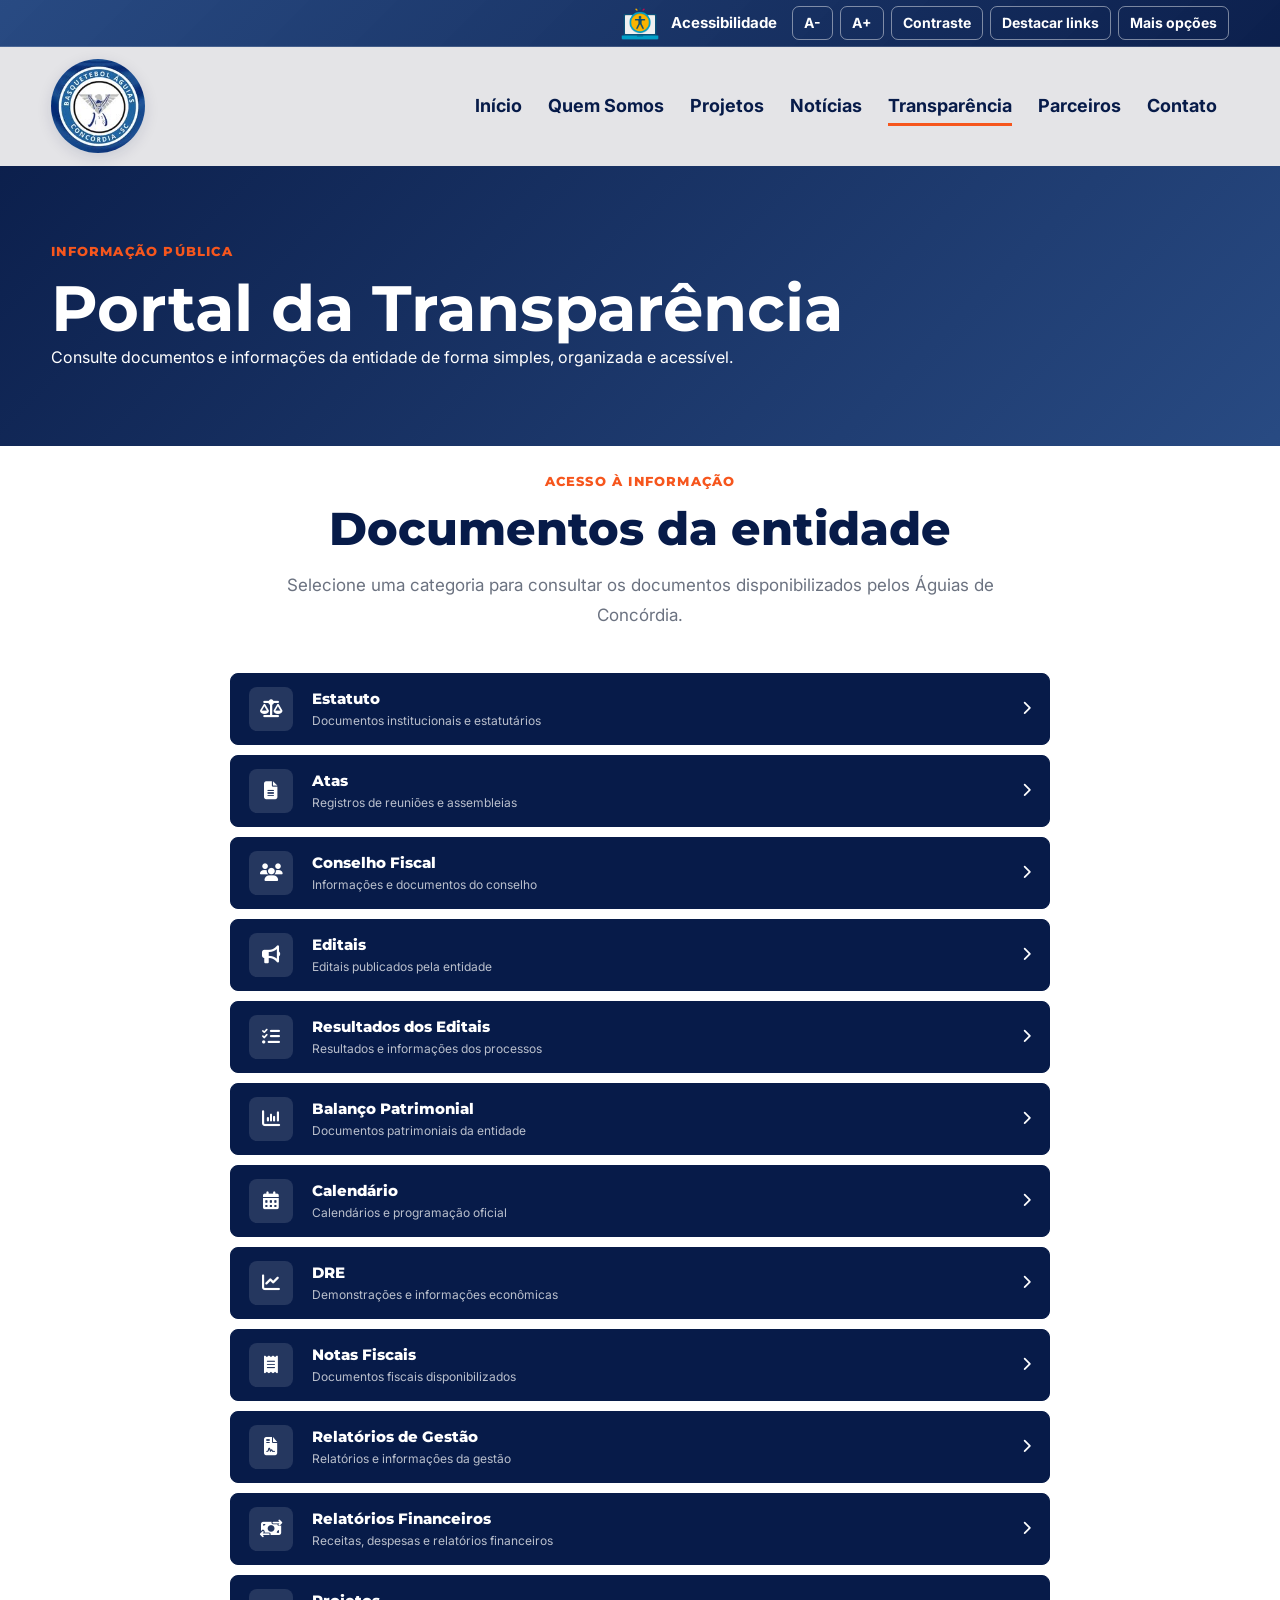
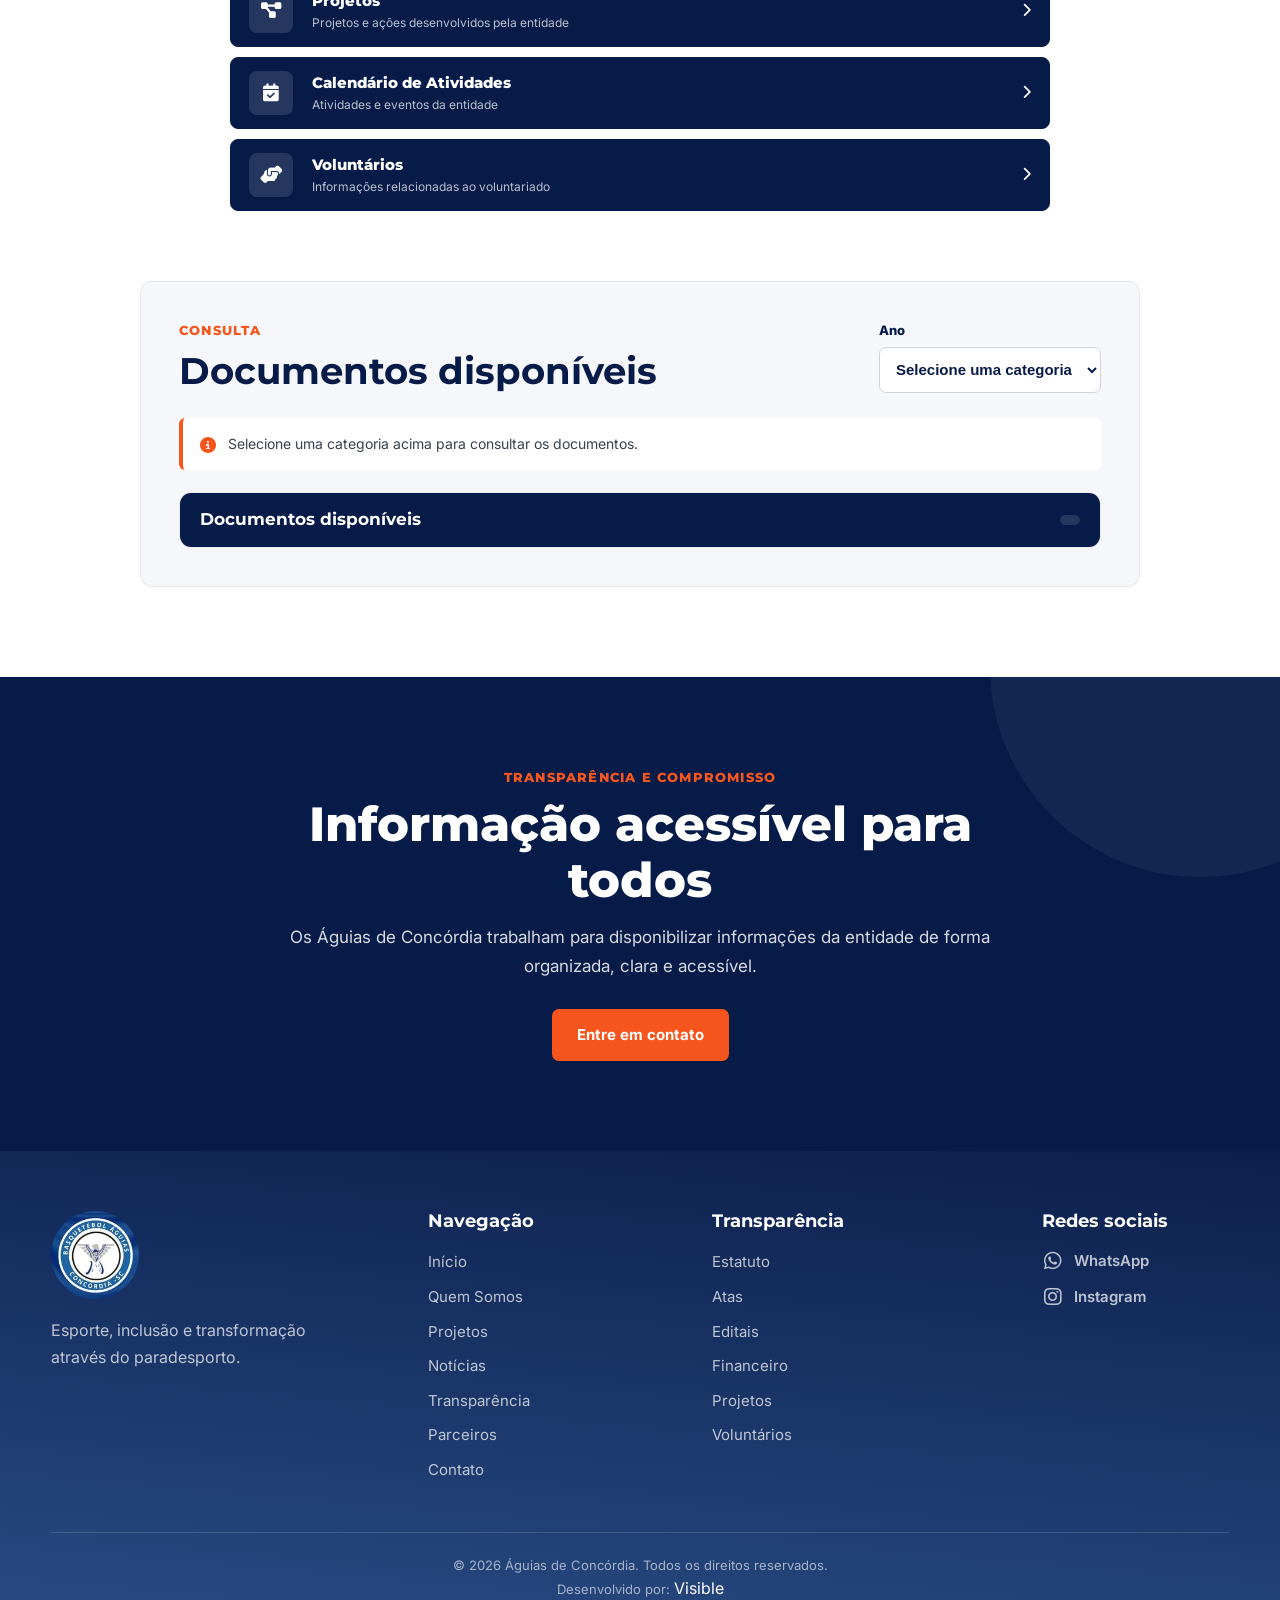
<file: transparencia.html>
<!DOCTYPE html>
<html lang="pt-BR">

<head>
  <meta charset="UTF-8">
  <meta name="viewport" content="width=device-width, initial-scale=1.0, viewport-fit=cover">

  <!-- Compatibilidade -->
  <meta http-equiv="X-UA-Compatible" content="IE=edge">

  <!-- iOS / Safari -->
  <meta name="mobile-web-app-capable" content="yes">
  <meta name="apple-mobile-web-app-status-bar-style" content="default">
  <meta name="apple-mobile-web-app-title" content="Águias de Concórdia">

  <!-- Navegadores / PWA -->
  <meta name="theme-color" content="#0b2a4a">

  <link rel="icon" type="image/jpeg" href="assets/logo_aguias_concordia.png">

  <meta name="description" content="Portal da Transparência dos Águias de Concórdia. Consulte documentos e informações da entidade de forma simples, organizada e acessível.">

  <title>Transparência | Águias de Concórdia</title>

  <link rel="preconnect" href="https://fonts.googleapis.com">
  <link rel="preconnect" href="https://fonts.gstatic.com" crossorigin>
  <link href="https://fonts.googleapis.com/css2?family=Inter:wght@400;500;600;700;800&family=Montserrat:wght@500;600;700;800&display=swap" rel="stylesheet">

  <link rel="stylesheet" href="https://cdnjs.cloudflare.com/ajax/libs/font-awesome/6.7.2/css/all.min.css">

  <link rel="stylesheet" href="css/style.css">
  <link rel="stylesheet" href="css/transparencia.css">
</head>

<body>

  <a href="#conteudo" class="skip-link">Ir para o conteúdo principal</a>

  <div class="barra-acessibilidade" role="region" aria-label="Ferramentas de acessibilidade">
    <div class="container barra-acessibilidade__conteudo">

      <span class="acessibilidade-titulo">Acessibilidade</span>

      <button type="button" id="diminuir-fonte" aria-label="Diminuir tamanho da fonte">A-</button>
      <button type="button" id="aumentar-fonte" aria-label="Aumentar tamanho da fonte">A+</button>
      <button type="button" id="alto-contraste" aria-label="Ativar alto contraste">Contraste</button>
      <button type="button" id="destacar-links" aria-label="Destacar links da página">Destacar links</button>

      <button type="button" id="abrir-acessibilidade" aria-expanded="false" aria-controls="painel-acessibilidade">
        Mais opções
      </button>

    </div>
  </div>
  <div id="painel-acessibilidade" class="painel-acessibilidade" hidden>
    <div class="container painel-acessibilidade__conteudo">

      <div class="acessibilidade-opcoes">

        <h2>Opções de acessibilidade</h2>

        <div class="acessibilidade-botoes">

          <button type="button" id="reduzir-animacoes" aria-pressed="false">
            Reduzir animações
          </button>

          <button type="button" id="aumentar-espacamento" aria-pressed="false">
            Aumentar espaçamento
          </button>

          <button type="button" id="aumentar-cursor" aria-pressed="false">
            Cursor maior
          </button>

          <button type="button" id="restaurar-acessibilidade">
            Restaurar padrão
          </button>


        </div>

      </div>




    </div>
  </div>

  <!-- HEADER -->
  <header class="cabecalho">
    <div class="container cabecalho__conteudo">

      <a href="index.html" class="logo-link" aria-label="Águias de Concórdia - Página inicial">
        <img src="assets/logo_aguias_concordia.png" alt="Águias de Concórdia" class="logo">
      </a>

      <button type="button" class="botao-menu" id="botao-menu" aria-label="Abrir menu principal" aria-expanded="false" aria-controls="menu-principal">

        <span></span>
        <span></span>
        <span></span>
      </button>

      <nav class="menu-principal" id="menu-principal" aria-label="Menu principal">

        <ul>
          <li><a href="index.html">Início</a></li>
          <li><a href="quem-somos.html">Quem Somos</a></li>
          <li><a href="projetos.html">Projetos</a></li>
          <li><a href="noticias.html">Notícias</a></li>

          <li>
            <a href="transparencia.html" aria-current="page">
              Transparência
            </a>
          </li>

          <li>
            <a href="parceiros.html">Parceiros</a>
          </li>

          <li><a href="contato.html">Contato</a></li>
        </ul>

      </nav>
    </div>
  </header>


  <main id="conteudo">

    <!-- HERO -->
    <section class="pagina-hero transparencia-hero" aria-labelledby="titulo-pagina">

      <div class="container pagina-hero__conteudo">

        <p class="eyebrow eyebrow--claro">
          Informação pública
        </p>

        <h1 id="titulo-pagina">
          Portal da Transparência
        </h1>

        <p>
          Consulte documentos e informações da entidade
          de forma simples, organizada e acessível.
        </p>

      </div>
    </section>


    <!-- PORTAL -->
    <section class="secao transparencia-principal" aria-labelledby="titulo-documentos">

      <div class="container">

        <div class="transparencia-introducao">

          <p class="eyebrow">
            Acesso à informação
          </p>

          <h2 id="titulo-documentos">
            Documentos da entidade
          </h2>

          <p>
            Selecione uma categoria para consultar os documentos
            disponibilizados pelos Águias de Concórdia.
          </p>

        </div>


        <!-- CATEGORIAS -->
        <div class="transparencia-lista" aria-label="Categorias do Portal da Transparência">

          <a href="#estatuto" class="transparencia-item">
            <span class="transparencia-item__icone" aria-hidden="true">
              <i class="fa-solid fa-scale-balanced"></i>
            </span>
            <span class="transparencia-item__texto">
              <strong>Estatuto</strong>
              <small>Documentos institucionais e estatutários</small>
            </span>
            <span class="transparencia-item__seta" aria-hidden="true">
              <i class="fa-solid fa-chevron-right"></i>
            </span>
          </a>

          <a href="#atas" class="transparencia-item">
            <span class="transparencia-item__icone" aria-hidden="true">
              <i class="fa-solid fa-file-lines"></i>
            </span>
            <span class="transparencia-item__texto">
              <strong>Atas</strong>
              <small>Registros de reuniões e assembleias</small>
            </span>
            <span class="transparencia-item__seta" aria-hidden="true">
              <i class="fa-solid fa-chevron-right"></i>
            </span>
          </a>

          <a href="#conselho-fiscal" class="transparencia-item">
            <span class="transparencia-item__icone" aria-hidden="true">
              <i class="fa-solid fa-users"></i>
            </span>
            <span class="transparencia-item__texto">
              <strong>Conselho Fiscal</strong>
              <small>Informações e documentos do conselho</small>
            </span>
            <span class="transparencia-item__seta" aria-hidden="true">
              <i class="fa-solid fa-chevron-right"></i>
            </span>
          </a>

          <a href="#editais" class="transparencia-item">
            <span class="transparencia-item__icone" aria-hidden="true">
              <i class="fa-solid fa-bullhorn"></i>
            </span>
            <span class="transparencia-item__texto">
              <strong>Editais</strong>
              <small>Editais publicados pela entidade</small>
            </span>
            <span class="transparencia-item__seta" aria-hidden="true">
              <i class="fa-solid fa-chevron-right"></i>
            </span>
          </a>

          <a href="#resultados-editais" class="transparencia-item">
            <span class="transparencia-item__icone" aria-hidden="true">
              <i class="fa-solid fa-list-check"></i>
            </span>
            <span class="transparencia-item__texto">
              <strong>Resultados dos Editais</strong>
              <small>Resultados e informações dos processos</small>
            </span>
            <span class="transparencia-item__seta" aria-hidden="true">
              <i class="fa-solid fa-chevron-right"></i>
            </span>
          </a>

          <a href="#balanco-patrimonial" class="transparencia-item">
            <span class="transparencia-item__icone" aria-hidden="true">
              <i class="fa-solid fa-chart-column"></i>
            </span>
            <span class="transparencia-item__texto">
              <strong>Balanço Patrimonial</strong>
              <small>Documentos patrimoniais da entidade</small>
            </span>
            <span class="transparencia-item__seta" aria-hidden="true">
              <i class="fa-solid fa-chevron-right"></i>
            </span>
          </a>

          <a href="#calendario" class="transparencia-item">
            <span class="transparencia-item__icone" aria-hidden="true">
              <i class="fa-solid fa-calendar-days"></i>
            </span>
            <span class="transparencia-item__texto">
              <strong>Calendário</strong>
              <small>Calendários e programação oficial</small>
            </span>
            <span class="transparencia-item__seta" aria-hidden="true">
              <i class="fa-solid fa-chevron-right"></i>
            </span>
          </a>

          <a href="#dre" class="transparencia-item">
            <span class="transparencia-item__icone" aria-hidden="true">
              <i class="fa-solid fa-chart-line"></i>
            </span>
            <span class="transparencia-item__texto">
              <strong>DRE</strong>
              <small>Demonstrações e informações econômicas</small>
            </span>
            <span class="transparencia-item__seta" aria-hidden="true">
              <i class="fa-solid fa-chevron-right"></i>
            </span>
          </a>

          <a href="#notas-fiscais" class="transparencia-item">
            <span class="transparencia-item__icone" aria-hidden="true">
              <i class="fa-solid fa-receipt"></i>
            </span>
            <span class="transparencia-item__texto">
              <strong>Notas Fiscais</strong>
              <small>Documentos fiscais disponibilizados</small>
            </span>
            <span class="transparencia-item__seta" aria-hidden="true">
              <i class="fa-solid fa-chevron-right"></i>
            </span>
          </a>

          <a href="#relatorios-gestao" class="transparencia-item">
            <span class="transparencia-item__icone" aria-hidden="true">
              <i class="fa-solid fa-file-contract"></i>
            </span>
            <span class="transparencia-item__texto">
              <strong>Relatórios de Gestão</strong>
              <small>Relatórios e informações da gestão</small>
            </span>
            <span class="transparencia-item__seta" aria-hidden="true">
              <i class="fa-solid fa-chevron-right"></i>
            </span>
          </a>

          <a href="#relatorios-financeiros" class="transparencia-item">
            <span class="transparencia-item__icone" aria-hidden="true">
              <i class="fa-solid fa-money-bill-transfer"></i>
            </span>
            <span class="transparencia-item__texto">
              <strong>Relatórios Financeiros</strong>
              <small>Receitas, despesas e relatórios financeiros</small>
            </span>
            <span class="transparencia-item__seta" aria-hidden="true">
              <i class="fa-solid fa-chevron-right"></i>
            </span>
          </a>

          <a href="#projetos" class="transparencia-item">
            <span class="transparencia-item__icone" aria-hidden="true">
              <i class="fa-solid fa-diagram-project"></i>
            </span>
            <span class="transparencia-item__texto">
              <strong>Projetos</strong>
              <small>Projetos e ações desenvolvidos pela entidade</small>
            </span>
            <span class="transparencia-item__seta" aria-hidden="true">
              <i class="fa-solid fa-chevron-right"></i>
            </span>
          </a>

          <a href="#calendario-atividades" class="transparencia-item">
            <span class="transparencia-item__icone" aria-hidden="true">
              <i class="fa-solid fa-calendar-check"></i>
            </span>
            <span class="transparencia-item__texto">
              <strong>Calendário de Atividades</strong>
              <small>Atividades e eventos da entidade</small>
            </span>
            <span class="transparencia-item__seta" aria-hidden="true">
              <i class="fa-solid fa-chevron-right"></i>
            </span>
          </a>

          <a href="#voluntarios" class="transparencia-item">
            <span class="transparencia-item__icone" aria-hidden="true">
              <i class="fa-solid fa-handshake-angle"></i>
            </span>
            <span class="transparencia-item__texto">
              <strong>Voluntários</strong>
              <small>Informações relacionadas ao voluntariado</small>
            </span>
            <span class="transparencia-item__seta" aria-hidden="true">
              <i class="fa-solid fa-chevron-right"></i>
            </span>
          </a>

        </div>


        <!-- ÁREA DINÂMICA DE DOCUMENTOS -->
        <div class="documentos-area" aria-labelledby="titulo-documentos-disponiveis">

          <div class="documentos-area__cabecalho">

            <div>
              <p class="eyebrow">Consulta</p>

              <h2 id="titulo-documentos-disponiveis">
                Documentos disponíveis
              </h2>
            </div>

            <label class="seletor-ano">
              <span>Ano</span>

              <select id="ano-transparencia" name="ano-transparencia">
                <option value="2026">2026</option>
                <option value="2025">2025</option>
              </select>
            </label>

          </div>


          <div class="documentos-aviso" id="status-documentos" role="status" aria-live="polite">

            <i class="fa-solid fa-circle-info" aria-hidden="true"></i>

            <p>
              Carregando documentos da base da entidade...
            </p>

          </div>

          <!-- SUB-ABAS DE PROJETOS -->

          <div class="projetos-status" id="projetos-status" hidden aria-label="Situação dos projetos">

            <button type="button" class="projetos-status__botao" data-status="Em execução">
              <span aria-hidden="true">🟢</span>
              Em execução
            </button>

            <button type="button" class="projetos-status__botao" data-status="Finalizado">
              <span aria-hidden="true">🔵</span>
              Finalizados
            </button>

            <button type="button" class="projetos-status__botao" data-status="Captando recursos">
              <span aria-hidden="true">🟠</span>
              Captando recursos
            </button>

          </div>

          <!-- O JavaScript preencherá este grupo -->
          <div class="documento-grupo" id="grupo-documentos">

            <div class="documento-grupo__cabecalho">
              <h3 id="titulo-categoria-documentos">
                Relatórios Financeiros
              </h3>

              <span id="ano-documentos">
                2026
              </span>
            </div>

            <div id="lista-documentos"></div>

          </div>

        </div>

      </div>
    </section>


    <!-- CHAMADA -->
    <section class="secao transparencia-chamada" aria-labelledby="titulo-chamada">

      <div class="container transparencia-chamada__conteudo">

        <p class="eyebrow eyebrow--claro">
          Transparência e compromisso
        </p>

        <h2 id="titulo-chamada">
          Informação acessível para todos
        </h2>

        <p>
          Os Águias de Concórdia trabalham para disponibilizar
          informações da entidade de forma organizada, clara e acessível.
        </p>

        <a href="contato.html" class="botao">
          Entre em contato
        </a>

      </div>
    </section>

  </main>


  <!-- FOOTER -->
  <footer class="rodape">

    <div class="container">

      <div class="footer-grid">

        <div class="footer-col footer-col--marca">

          <a href="index.html" aria-label="Voltar para o início">
            <img src="assets/logo_aguias_concordia.png" alt="Águias de Concórdia" class="logo-footer">
          </a>

          <p>
            Esporte, inclusão e transformação
            através do paradesporto.
          </p>

        </div>

        <div class="footer-col">

          <h2>Navegação</h2>

          <ul>
            <li><a href="index.html">Início</a></li>
            <li><a href="quem-somos.html">Quem Somos</a></li>
            <li><a href="projetos.html">Projetos</a></li>
            <li><a href="noticias.html">Notícias</a></li>
            <li><a href="transparencia.html">Transparência</a></li>
            <li><a href="parceiros.html">Parceiros</a></li>
            <li><a href="contato.html">Contato</a></li>
          </ul>

        </div>

        <div class="footer-col">

          <h2>Transparência</h2>

          <ul>
            <li><a href="transparencia.html#estatuto">Estatuto</a></li>
            <li><a href="transparencia.html#atas">Atas</a></li>
            <li><a href="transparencia.html#editais">Editais</a></li>
            <li><a href="transparencia.html#relatorios-financeiros">Financeiro</a></li>
            <li><a href="transparencia.html#projetos">Projetos</a></li>
            <li><a href="transparencia.html#voluntarios">Voluntários</a></li>
          </ul>

        </div>

        <div class="footer-col">

          <h2>Redes sociais</h2>

          <ul class="redes-sociais">

            <li>
              <a href="https://wa.me/5549999665891?text=Olá!%20Vim%20pelo%20site%20dos%20Águias%20de%20Concórdia%20e%20gostaria%20de%20obter%20mais%20informações.%20Poderiam%20me%20ajudar%3F" target="_blank" rel="noopener noreferrer" aria-label="WhatsApp dos Águias de Concórdia">
                <i class="fa-brands fa-whatsapp" aria-hidden="true"></i>
                <span>WhatsApp</span>
              </a>
            </li>

            <li>
              <a href="https://www.instagram.com/aguiasconcordia/" target="_blank" rel="noopener noreferrer" aria-label="Instagram dos Águias de Concórdia">

                <i class="fa-brands fa-instagram" aria-hidden="true"></i>
                <span>Instagram</span>

              </a>
            </li>

          </ul>

        </div>

      </div>

      <div class="footer-bottom">
        <p>
          &copy; 2026 Águias de Concórdia.
          Todos os direitos reservados.
        </p>
        <p class="desenvolvido-por">
          Desenvolvido por:
          <a href="https://www.linkedin.com/in/rafael-da-silva-rfs/" target="_blank" rel="noopener noreferrer">
            Visible
          </a>
        </p>
      </div>

    </div>
  </footer>


  <script src="js/script.js"></script>
  <script src="js/portal.js"></script>

</body>

</html>
</file>
<file: css/style.css>
/* =========================================================
   1. VARIÁVEIS
========================================================= */

:root {
  --azul: #071b49; /*#071b49*/
  --azul-claro: #163b78; /*#163b78*/
  --azul-suave: #eef3f0d7; /*#eef3fa*/

  --vermelho: #f6561d; /*#f8250a*/
  --vermelho-escuro: #f6561d; /*#b91c1c*/
  --vermelho-suave: #fff1f1;
  --verde-suave: #d2f7d4;
  --verde-suave-mais: #a2f8a7;
  --borda-verde: #1f5022;
  --amarelo-destaque: #f6561d;

  --branco: #ffffff;

  --cinza-claro: #f5f7fa;
  --cinza: #6b7280;
  --cinza-escuro: #374151;

  --texto: #17213d;
  --borda: #e5e7eb;

  --fonte-titulo: "Montserrat", Arial, sans-serif;
  --fonte-texto: "Inter", Arial, sans-serif;

  --largura-container: 1200px;

  --raio: 12px;
  --raio-pequeno: 7px;

  --sombra-suave: 0 8px 25px rgba(7, 27, 73, 0.08);
  --sombra-card: 0 14px 35px rgba(7, 27, 73, 0.12);

  --transicao: 0.25s ease;

  /* Escala global usada pela acessibilidade */
  --escala-fonte: 1;
}

/* =========================================================
   2. RESET
========================================================= */

* {
  margin: 0;
  padding: 0;
  box-sizing: border-box;
}

html {
  scroll-behavior: smooth;
  font-size: calc(100% * var(--escala-fonte));
}

body {
  min-height: 100vh;
  font-family: var(--fonte-texto);
  color: var(--texto);
  background: var(--branco);
  /* 1rem acompanha a escala global de acessibilidade */
  font-size: 1rem;
  line-height: 1.6;
  -webkit-font-smoothing: antialiased;
}

img {
  display: block;
  max-width: 100%;
}

button,
input,
textarea {
  font: inherit;
}

button {
  cursor: pointer;
}

button:hover,
.btn:hover,
.botao:hover,
.filtro:hover {
  background-color: #ffffff !important;
  color: var(--azul) !important;
  border-color: var(--azul) !important;
}

a {
  color: inherit;
  text-decoration: none;
}

ul {
  list-style: none;
}

h1,
h2,
h3,
h4 {
  font-family: var(--fonte-titulo);
  line-height: 1.15;
}

p {
  margin: 0;
}

.container {
  width: min(92%, var(--largura-container));
  margin-inline: auto;
}

/* =========================================================
   3. ACESSIBILIDADE
========================================================= */
.acessibilidade-titulo {
  display: inline-flex;
  align-items: center;
  gap: 10px;
  margin-right: 8px;
  font-size: 15px;
  font-weight: 700;
}

.skip-link {
  position: absolute;

  top: -100px;
  left: 20px;

  z-index: 9999;

  padding: 12px 18px;

  background: var(--azul);
  color: var(--branco);

  border-radius: 0 0 var(--raio-pequeno) var(--raio-pequeno);

  font-weight: 700;

  transition: top var(--transicao);
}

.skip-link:focus {
  top: 0;
}

/* Barra */

.barra-acessibilidade {
  position: sticky;
  top: 0;

  z-index: 2000;

  background: linear-gradient(
    135deg,
    rgba(22, 59, 120, 0.92),
    rgba(7, 27, 73, 0.98)
  );

  color: var(--branco);

  border-bottom: 1px solid rgba(255, 255, 255, 0.16);

  margin-bottom: 12px;
}

.barra-acessibilidade__conteudo {
  min-height: 46px;

  display: flex;
  align-items: center;
  justify-content: flex-end;

  gap: 7px;
}

.barra-acessibilidade button {
  min-height: 34px;

  padding: 5px 11px;

  border: 1px solid rgba(255, 255, 255, 0.45);

  border-radius: var(--raio-pequeno);

  background: transparent;
  color: var(--branco);

  font-size: 14px;
  font-weight: 700;

  transition:
    background-color var(--transicao),
    color var(--transicao);
}

.barra-acessibilidade button:hover,
.barra-acessibilidade button:focus-visible {
  background: var(--vermelho);
  color: var(--branco);
  border-color: var(--vermelho);

  transform: translateY(-2px);

  box-shadow: 0 4px 10px rgba(0, 0, 0, 0.25);
}

.barra-acessibilidade button:active {
  transform: translateY(0);
  box-shadow: none;
}

/* Painel */

.painel-acessibilidade {
  background: var(--cinza-claro);

  border-bottom: 1px solid var(--borda);
}

.painel-acessibilidade__conteudo {
  padding: 20px 0;

  display: flex;
  align-items: center;
  justify-content: flex-start;

  gap: 20px;
}

.painel-acessibilidade h2 {
  color: var(--azul);
  font-size: 20px;
  margin-bottom: 16px;
}

.painel-acessibilidade button {
  padding: 9px 15px;

  border: 1px solid var(--azul);

  border-radius: var(--raio-pequeno);

  background: var(--branco);
  color: var(--azul);

  font-weight: 700;
}

/* Foco global */

:focus-visible {
  outline: 3px solid var(--vermelho);
  outline-offset: 3px;
}

/* =========================================================
   4. HEADER
========================================================= */

.cabecalho {
  position: sticky;
  top: 46px;
  z-index: 1000;
  background: #e4e4e7;
  border-bottom: 1px solid var(--borda);
}

.cabecalho__conteudo {
  min-height: 120px;

  display: flex;
  align-items: center;
  justify-content: space-between;

  gap: 35px;
}

.logo-link {
  flex-shrink: 0;

  display: flex;
  align-items: center;
  justify-content: center;
}

.logo {
  width: 94px;
  height: 94px;

  object-fit: cover;

  border-radius: 50%;

  box-shadow: 0 4px 15px rgba(7, 27, 73, 0.12);
}

/* =========================================================
   5. MENU
========================================================= */

.menu-principal {
  flex: 1;

  display: flex;
  justify-content: flex-end;
}

.menu-principal > ul {
  display: flex;
  align-items: center;
  justify-content: flex-end;

  flex-wrap: wrap;

  gap: 2px;
}

.menu-principal a {
  position: relative;

  display: inline-flex;
  align-items: center;
  justify-content: center;

  min-height: 44px;

  padding: 8px 12px;

  color: var(--azul);

  font-size: 18px;
  font-weight: 700;

  white-space: nowrap;

  transition: color var(--transicao);
}

.menu-principal a:hover {
  color: var(--azul-claro);
}

.menu-principal a::after {
  content: "";

  position: absolute;

  left: 12px;
  right: 12px;
  bottom: 2px;

  height: 3.5px;

  background: var(--vermelho-escuro);

  transform: scaleX(0);
  transform-origin: center;

  transition: transform var(--transicao);
}

.menu-principal a:hover::after,
.menu-principal a:focus-visible::after {
  transform: scaleX(1);
}

.menu-principal a[aria-current="page"] {
  color: var(--azul);
}

.menu-principal a[aria-current="page"]::after {
  transform: scaleX(1);
}

/* =========================================================
   MENU MOBILE
========================================================= */

.botao-menu {
  display: none;

  width: 46px;
  height: 46px;

  padding: 8px;

  border: 2px solid var(--azul);

  border-radius: var(--raio-pequeno);

  background: var(--branco);

  flex-direction: column;
  align-items: center;
  justify-content: center;

  gap: 5px;
}

.botao-menu span {
  width: 23px;
  height: 3px;

  display: block;

  background: var(--azul);

  border-radius: 3px;
}

/* =========================================================
   6. SEÇÕES
========================================================= */

.secao {
  padding: 90px 0;
}

.secao-cabecalho {
  max-width: 760px;

  margin-bottom: 45px;
}

.secao-cabecalho--centralizado {
  margin-inline: auto;
  text-align: center;
}

.eyebrow {
  margin-bottom: 10px;

  color: var(--vermelho);

  font-family: var(--fonte-titulo);

  font-size: 13px;
  font-weight: 800;

  text-transform: uppercase;
  letter-spacing: 1.2px;
}

.eyebrow--claro {
  color: var(--amarelo-destaque);
}

.secao-cabecalho h2 {
  color: var(--azul);

  font-size: clamp(2rem, 4vw, 3rem);

  font-weight: 800;
}

.secao-introducao {
  max-width: 700px;

  margin: 18px auto 0;

  color: var(--cinza);

  font-size: 17px;

  line-height: 1.7;
}

.secao-botao {
  margin-top: 35px;

  display: flex;
  justify-content: center;
}

/* =========================================================
   7. BOTÕES
========================================================= */

.botao {
  display: inline-flex;
  align-items: center;
  justify-content: center;

  min-height: 48px;

  padding: 12px 23px;

  border: 2px solid var(--vermelho);

  border-radius: var(--raio-pequeno);

  background: var(--vermelho);
  color: var(--branco);

  font-size: 15px;
  font-weight: 700;

  transition:
    background-color var(--transicao),
    border-color var(--transicao),
    transform var(--transicao),
    box-shadow var(--transicao);
}

.botao:hover {
  background: var(--vermelho-escuro);
  border-color: var(--vermelho-escuro);

  transform: translateY(-2px);

  box-shadow: 0 7px 18px rgba(185, 28, 28, 0.2);
}

.botao--secundario {
  background: transparent;
  color: var(--vermelho);
}

.botao--secundario:hover {
  color: var(--branco);
}

/* =========================================================
   8. HERO
========================================================= */
.hero {
  position: relative;
  min-height: 540px;
  overflow: hidden;
  background: var(--azul);
}

/* =========================================================
   ÁREA DAS IMAGENS DO HERO
========================================================= */

.hero-imagem {
  position: absolute;

  inset: 0;

  z-index: 0;

  overflow: hidden;

  background-color: var(--azul);

  background-size: cover;
  background-position: center;
  background-repeat: no-repeat;

  filter: none;
}

/* FOTO PRINCIPAL */

.hero-imagem img {
  position: absolute;
  inset: 0;
  width: 100%;
  height: 100%;
  aspect-ratio: 16 / 9;
  object-fit: contain;
  object-position: center;
  opacity: 0;
  z-index: 1;
  transition: opacity 1.2s ease-in-out;
}

.hero-imagem img.ativo {
  opacity: 1;
  filter: saturate(1.15) contrast(1.05);
}

/* Sobreposição */
.hero-overlay {
  position: absolute;
  inset: 0;
  z-index: 2;
  background: linear-gradient(
    90deg,
    rgba(7, 27, 73, 0.45) 0%,
    rgba(7, 27, 73, 0.3) 38%,
    rgba(7, 27, 73, 0.12) 72%,
    rgba(7, 27, 73, 0.03) 100%
  );
}

/* Fundo ampliado das fotos - somente desktop */

@media screen and (min-width: 769px) {
  .hero-imagem::before {
    content: "";
    position: absolute;

    width: 600px;
    height: 600px;

    right: -300px;
    top: -180px;

    background-image: url("data:image/svg+xml,%3Csvg xmlns='http://www.w3.org/2000/svg' viewBox='0 0 600 600'%3E%3Cdefs%3E%3CradialGradient id='bola1' cx='32%25' cy='28%25' r='72%25'%3E%3Cstop offset='0%25' stop-color='%235b8ff0'/%3E%3Cstop offset='45%25' stop-color='%232a5ed5'/%3E%3Cstop offset='78%25' stop-color='%23163b78'/%3E%3Cstop offset='100%25' stop-color='%23071b49'/%3E%3C/radialGradient%3E%3CradialGradient id='luz1' cx='28%25' cy='22%25' r='45%25'%3E%3Cstop offset='0%25' stop-color='%23ffffff' stop-opacity='.25'/%3E%3Cstop offset='100%25' stop-color='%23ffffff' stop-opacity='0'/%3E%3C/radialGradient%3E%3CclipPath id='clip1'%3E%3Ccircle cx='300' cy='300' r='285'/%3E%3C/clipPath%3E%3C/defs%3E%3Ccircle cx='300' cy='300' r='285' fill='url(%23bola1)' stroke='%23ffffff' stroke-opacity='.14' stroke-width='3'/%3E%3Cg clip-path='url(%23clip1)' fill='none' stroke='%23ffffff' stroke-opacity='.22' stroke-width='12' stroke-linecap='round'%3E%3Cpath d='M-40 245 C120 115 420 105 640 235'/%3E%3Cpath d='M-55 355 C130 485 440 495 650 350'/%3E%3Cpath d='M250 -40 C385 100 420 245 370 350 C335 425 265 505 220 650'/%3E%3Cpath d='M390 -40 C250 85 195 220 230 330 C255 415 335 505 380 650'/%3E%3C/g%3E%3Ccircle cx='300' cy='300' r='285' fill='url(%23luz1)'/%3E%3C/svg%3E");

    background-size: contain;
    background-position: center;
    background-repeat: no-repeat;

    opacity: 0.72;

    z-index: 0;
    pointer-events: none;
  }

  .hero-imagem::after {
    content: "";
    position: absolute;

    width: 500px;
    height: 500px;

    left: -250px;
    bottom: -190px;

    background-image: url("data:image/svg+xml,%3Csvg xmlns='http://www.w3.org/2000/svg' viewBox='0 0 600 600'%3E%3Cdefs%3E%3CradialGradient id='bola2' cx='32%25' cy='28%25' r='72%25'%3E%3Cstop offset='0%25' stop-color='%235b8ff0'/%3E%3Cstop offset='45%25' stop-color='%232a5ed5'/%3E%3Cstop offset='78%25' stop-color='%23163b78'/%3E%3Cstop offset='100%25' stop-color='%23071b49'/%3E%3C/radialGradient%3E%3CradialGradient id='luz2' cx='28%25' cy='22%25' r='45%25'%3E%3Cstop offset='0%25' stop-color='%23ffffff' stop-opacity='.20'/%3E%3Cstop offset='100%25' stop-color='%23ffffff' stop-opacity='0'/%3E%3C/radialGradient%3E%3CclipPath id='clip2'%3E%3Ccircle cx='300' cy='300' r='285'/%3E%3C/clipPath%3E%3C/defs%3E%3Ccircle cx='300' cy='300' r='285' fill='url(%23bola2)' stroke='%23ffffff' stroke-opacity='.12' stroke-width='3'/%3E%3Cg clip-path='url(%23clip2)' fill='none' stroke='%23ffffff' stroke-opacity='.18' stroke-width='11' stroke-linecap='round'%3E%3Cpath d='M-40 245 C120 115 420 105 640 235'/%3E%3Cpath d='M-55 355 C130 485 440 495 650 350'/%3E%3Cpath d='M250 -40 C385 100 420 245 370 350 C335 425 265 505 220 650'/%3E%3Cpath d='M390 -40 C250 85 195 220 230 330 C255 415 335 505 380 650'/%3E%3C/g%3E%3Ccircle cx='300' cy='300' r='285' fill='url(%23luz2)'/%3E%3C/svg%3E");

    background-size: contain;
    background-position: center;
    background-repeat: no-repeat;

    opacity: 0.48;

    z-index: 0;
    pointer-events: none;
  }
}

/* Conteúdo */

.hero-conteudo {
  position: relative;

  z-index: 3;

  min-height: 540px;

  display: flex;
  flex-direction: column;
  align-items: flex-start;
  justify-content: center;
}

.hero-subtitulo {
  margin-bottom: 12px;

  color: var(--branco);

  font-family: var(--fonte-titulo);

  font-size: 15px;
  font-weight: 700;

  text-transform: uppercase;
  letter-spacing: 1px;
}

.hero h1 {
  max-width: 720px;

  margin-bottom: 18px;

  color: var(--branco);

  font-size: clamp(2.8rem, 5vw, 4.7rem);

  font-weight: 800;

  line-height: 1.04;
}

.hero-texto {
  max-width: 580px;

  margin-bottom: 30px;

  color: rgba(255, 255, 255, 0.92);

  font-size: 19px;

  line-height: 1.6;
}

/* =========================================================
   CONTROLES DO HERO
========================================================= */

.hero-controles {
  position: absolute;

  right: 40px;
  bottom: 24px;

  z-index: 5;

  display: flex;
  align-items: center;

  gap: 9px;
}

.hero-controles button {
  width: 36px;
  height: 36px;

  display: flex;
  align-items: center;
  justify-content: center;

  padding: 0;

  border: 1px solid rgba(255, 255, 255, 0.75);

  border-radius: 50%;

  background: rgba(7, 27, 73, 0.7);

  color: var(--branco);

  font-size: 15px;

  transition:
    background-color var(--transicao),
    transform var(--transicao);
}

.hero-controles button:hover,
.hero-controles button:focus-visible {
  background: var(--vermelho);

  transform: scale(1.06);
}

.hero-indicadores {
  display: flex;
  align-items: center;

  gap: 5px;
}

.hero-indicador {
  width: 7px;
  height: 7px;

  padding: 0;

  border: 0;

  border-radius: 50%;

  background: rgba(255, 255, 255, 0.55);

  cursor: pointer;

  transition:
    width 0.3s ease,
    background-color 0.3s ease;
}

.hero-indicador.ativo {
  width: 17px;

  border-radius: 10px;

  background: var(--branco);
}

.hero-indicador:focus-visible {
  outline: 2px solid var(--branco);

  outline-offset: 3px;
}

/* =========================================================
   9. QUEM SOMOS
========================================================= */

.quem-somos {
  background: var(--branco);
}

.quem-somos__conteudo {
  display: grid;

  grid-template-columns: 1fr 1fr;

  gap: 60px;

  align-items: center;
}

.quem-somos__texto {
  max-width: 570px;
}

.quem-somos__texto p {
  margin-bottom: 18px;

  color: var(--cinza-escuro);

  font-size: 18px;

  line-height: 1.8;
}

.quem-somos__texto .botao {
  margin-top: 10px;
}

.imagem-destaque {
  overflow: hidden;

  border-radius: var(--raio);

  box-shadow: var(--sombra-card);

  display: flex;
  flex-direction: column;
  gap: 2px;
}

.imagem-destaque:hover img {
  transform: scale(1.03);
}

/* =========================================================
   QUEM SOMOS — MOBILE
========================================================= */

@media (max-width: 800px) {
  .quem-somos__conteudo {
    grid-template-columns: minmax(0, 1fr);
    gap: 28px;
  }

  .quem-somos__texto {
    max-width: none;
  }

  .quem-somos__texto p {
    font-size: 17px;
    line-height: 1.8;
  }

  .imagem-destaque img {
    aspect-ratio: 4 / 3;
    height: auto;
  }
}

/* =========================================================
   QUEM SOMOS — CELULAR PEQUENO
========================================================= */

@media (max-width: 480px) {
  .quem-somos__conteudo {
    gap: 24px;
  }

  .quem-somos__texto p {
    font-size: 16px;
  }

  .imagem-destaque {
    border-radius: 10px;
  }
}

/* =========================================================
   QUEM SOMOS — REDUÇÃO DE MOVIMENTO
========================================================= */

@media (prefers-reduced-motion: reduce) {
  .imagem-destaque img {
    transition: none;
  }

  .imagem-destaque:hover img {
    transform: none;
  }
}

/* =========================================================
   10. PROJETOS
========================================================= */

.projetos {
  background: var(--cinza-claro);
}

.projetos__grid {
  display: grid;

  grid-template-columns: repeat(3, 1fr);

  gap: 25px;
}

.projeto-card {
  min-height: 280px;

  padding: 32px;

  background: var(--branco);

  border: 1px solid var(--borda);

  border-radius: var(--raio);

  box-shadow: var(--sombra-suave);

  transition:
    transform var(--transicao),
    box-shadow var(--transicao);
}

.projeto-card:hover {
  transform: translateY(-5px);

  box-shadow: var(--sombra-card);
}

.projeto-card__icone {
  width: 58px;
  height: 58px;

  margin-bottom: 22px;

  display: flex;
  align-items: center;
  justify-content: center;

  border-radius: 50%;

  background: var(--azul-suave);

  font-size: 27px;
}

.projeto-card h3 {
  margin-bottom: 12px;

  color: var(--azul);

  font-size: 20px;
}

.projeto-card p {
  margin-bottom: 20px;

  color: var(--cinza);

  font-size: 16px;

  line-height: 1.7;
}

.projeto-card a {
  color: var(--vermelho);

  font-size: 14px;
  font-weight: 800;
}

.projeto-card a:hover {
  text-decoration: underline;
}

/* =========================================================
   11. NOTÍCIAS
========================================================= */

.noticias {
  background: var(--branco);
}

.noticias__grid {
  display: grid;

  grid-template-columns: repeat(3, 1fr);

  gap: 25px;
}

.noticia-card {
  overflow: hidden;

  background: var(--branco);

  border: 1px solid var(--borda);

  border-radius: var(--raio);

  box-shadow: var(--sombra-suave);

  transition:
    transform var(--transicao),
    box-shadow var(--transicao);
}

.noticia-card:hover {
  transform: translateY(-6px);

  box-shadow: var(--sombra-card);
}

.noticia-card__imagem {
  height: 225px;

  overflow: hidden;
}

.noticia-card__imagem img {
  width: 100%;
  height: 100%;

  object-fit: contain;

  transition: transform 0.4s ease;
}

.noticia-card:hover .noticia-card__imagem img {
  transform: scale(1.04);
}

.noticia-card__conteudo {
  padding: 25px;
}

.noticia-card__categoria {
  display: inline-block;

  margin-bottom: 10px;

  color: var(--vermelho);

  font-size: 12px;
  font-weight: 800;

  text-transform: uppercase;
  letter-spacing: 0.8px;
}

.noticia-card h3 {
  margin-bottom: 12px;

  color: var(--azul);

  font-size: 20px;
}

.noticia-card p {
  margin-bottom: 20px;

  color: var(--cinza);

  font-size: 16px;

  line-height: 1.7;
}

.noticia-card a {
  color: var(--azul);

  font-size: 14px;
  font-weight: 800;
}

.noticia-card a:hover {
  text-decoration: underline;
}

/* =========================================================
   12. JUNTE-SE / APOIE
========================================================= */

.apoie {
  position: relative;

  overflow: hidden;

  background: var(--azul);

  color: var(--branco);
}

.apoie::before {
  content: "";

  position: absolute;

  width: 420px;
  height: 420px;

  top: -220px;
  right: -130px;

  border-radius: 50%;

  background: rgba(255, 255, 255, 0.05);
}

.apoie__conteudo {
  position: relative;

  z-index: 1;

  max-width: 720px;

  margin-inline: auto;

  text-align: center;
}

.apoie h2 {
  margin-bottom: 15px;

  color: var(--branco);

  font-size: clamp(2rem, 4vw, 3.2rem);

  font-weight: 800;
}

.apoie p:not(.eyebrow) {
  margin-bottom: 28px;

  color: var(--azul-suave);

  font-size: 18px;
}

/* =========================================================
   13. PARCEIROS — HOME
========================================================= */

.parceiros {
  padding: 70px 0;
  background: var(--cinza-claro);
  border-top: 1px solid var(--borda);
}

/* Área do carrossel */

.parceiros-carrossel {
  width: 100%;
  overflow: hidden;
  margin-top: 35px;
}

.parceiros-carrossel__viewport {
  width: 100%;
  overflow: hidden;
}

/* Lista */

.parceiros__lista {
  display: flex !important;
  flex-wrap: nowrap !important;

  width: max-content !important;

  gap: 25px;
  margin-top: 0;

  animation: parceiros-rodando 120s linear infinite;
}

/* =========================================================
   CARD DO PARCEIRO
========================================================= */

.parceiro-logo {
  flex: 0 0 240px !important;

  width: 240px;
  min-width: 240px;

  height: 135px;
  min-height: 135px;

  display: flex;
  align-items: center;
  justify-content: center;

  padding: 10px;

  box-sizing: border-box;

  background: var(--branco);

  border: 1px solid var(--borda);
  border-radius: 8px;

  box-shadow: 0 4px 15px rgba(7, 27, 73, 0.06);

  transition:
    transform var(--transicao),
    box-shadow var(--transicao);
}

/* =========================================================
   LOGO
========================================================= */

.parceiro-logo img {
  display: block;

  width: 100%;
  height: 115px;

  object-fit: contain;
}

/* =========================================================
   HOVER
========================================================= */

.parceiro-logo:hover {
  transform: translateY(-3px);

  box-shadow: 0 8px 22px rgba(7, 27, 73, 0.12);
}

/* =========================================================
   ANIMAÇÃO
========================================================= */

@keyframes parceiros-rodando {
  from {
    transform: translateX(0);
  }

  to {
    transform: translateX(-50%);
  }
}

/* =========================================================
   BOTÕES DO CARROSSEL
========================================================= */

.parceiros-carrossel__botao {
  flex: 0 0 auto;

  width: 42px;
  height: 42px;

  display: flex;
  align-items: center;
  justify-content: center;

  border: 1px solid var(--borda);
  border-radius: 50%;

  background: var(--branco);
  color: var(--azul);

  cursor: pointer;

  transition:
    background-color var(--transicao),
    color var(--transicao),
    border-color var(--transicao),
    transform var(--transicao);
}

.parceiros-carrossel__botao:hover,
.parceiros-carrossel__botao:focus-visible {
  background: var(--azul);

  color: var(--branco);

  border-color: var(--azul);

  transform: scale(1.05);
}

.parceiros-carrossel__botao:disabled {
  opacity: 0.4;

  cursor: not-allowed;

  transform: none;
}

/* =========================================================
   MOBILE
========================================================= */

@media (max-width: 800px) {
  .parceiros__lista {
    gap: 20px;

    animation: parceiros-rodando 120s linear infinite;
  }

  .parceiro-logo {
    flex: 0 0 200px !important;

    width: 200px;
    min-width: 200px;

    height: 125px;
    min-height: 125px;

    padding: 8px;
  }

  .parceiro-logo img {
    width: 100%;
    height: 108px;
  }
}

/* =========================================================
   CELULAR PEQUENO
========================================================= */

@media (max-width: 480px) {
  .parceiro-logo {
    flex: 0 0 180px !important;

    width: 180px;
    min-width: 180px;

    height: 115px;
    min-height: 115px;

    padding: 7px;
  }

  .parceiro-logo img {
    width: 100%;
    height: 100px;
  }
}

/* =========================================================
   ALTO CONTRASTE
========================================================= */

body.alto-contraste-ativo .parceiro-logo {
  background: #ffffff;
  border-color: #ffffff;
}

body.alto-contraste-ativo .parceiro-logo img {
  background: #ffffff;
}

/* =========================================================
   14. FOOTER
========================================================= */

.rodape {
  padding: 60px 0 0;

  background: linear-gradient(
    5deg,
    rgba(22, 59, 120, 0.92),
    rgba(7, 27, 73, 0.98)
  );

  color: var(--branco);
}

.footer-grid {
  display: grid;

  grid-template-columns:
    1.4fr
    1fr
    1.2fr
    0.8fr;

  gap: 50px;

  padding-bottom: 50px;
}

.footer-col {
  display: flex;

  flex-direction: column;

  align-items: flex-start;
}

.logo-footer {
  width: 88px;
  height: 88px;

  margin-bottom: 18px;

  object-fit: cover;

  border-radius: 50%;
}

.footer-col--marca p {
  max-width: 260px;

  color: rgba(255, 255, 255, 0.72);

  font-size: 16px;

  line-height: 1.7;
}

.footer-col h2 {
  margin-bottom: 18px;

  color: var(--branco);

  font-size: 18px;
}

.footer-col ul {
  display: flex;

  flex-direction: column;

  gap: 9px;
}

.footer-col li a {
  color: rgba(255, 255, 255, 0.72);

  font-size: 15px;

  transition:
    color var(--transicao),
    padding-left var(--transicao);
}

.footer-col li a:hover {
  color: var(--branco);

  padding-left: 4px;
}

/* Redes sociais */

.redes-sociais {
  display: flex;

  flex-direction: column;

  gap: 12px;
}

.redes-sociais a {
  display: inline-flex;

  align-items: center;

  gap: 10px;

  color: rgba(255, 255, 255, 0.82);

  font-size: 15px;
  font-weight: 600;

  transition:
    color var(--transicao),
    transform var(--transicao);
}

.redes-sociais i {
  width: 22px;

  font-size: 20px;

  text-align: center;
}

.redes-sociais a:hover {
  transform: translateX(4px);

  color: var(--branco);
}

.redes-sociais li:first-child a:hover {
  color: #25d366;
}

.redes-sociais li:last-child a:hover {
  color: #e1306c;
}
.desenvolvido-por a:hover {
  color: var(--amarelo-destaque);
}

/* Rodapé inferior */

.footer-bottom {
  padding: 22px 0;

  border-top: 1px solid rgba(255, 255, 255, 0.14);

  text-align: center;
}

.footer-bottom p {
  color: rgba(255, 255, 255, 0.6);

  font-size: 13px;
}

.footer-bottom a {
  color: var(--branco);
  font-size: 16px;
}

.footer-bottom a:hover {
  font-size: 16px;
  font-weight: 900;
}

/* =========================================================
   15. TABLET
========================================================= */

@media (max-width: 1050px) {
  .cabecalho__conteudo {
    gap: 18px;
  }

  .menu-principal a {
    padding-inline: 8px;

    font-size: 14px;
  }

  .footer-grid {
    grid-template-columns: repeat(2, 1fr);

    gap: 40px;
  }

  .hero-controles {
    right: 25px;
  }
}

/* =========================================================
   16. CELULAR
========================================================= */

@media (max-width: 800px) {
  /* Seções */

  .secao {
    padding: 65px 0;
  }

  /* Header */

  .cabecalho__conteudo {
    min-height: 88px;

    padding-block: 8px;
  }

  .logo {
    width: 64px;
    height: 64px;
  }

  .botao-menu {
    display: flex;
  }

  /* Menu */

  .menu-principal {
    position: absolute;

    top: 100%;
    left: 0;
    right: 0;

    width: 100%;

    display: none;

    background: var(--branco);

    border-top: 1px solid var(--borda);

    box-shadow: 0 10px 25px rgba(0, 0, 0, 0.12);

    z-index: 1200;
  }

  .menu-principal.aberto {
    display: block;
  }

  .menu-principal > ul {
    display: block;
  }

  .menu-principal li {
    width: 100%;
  }

  .menu-principal a {
    width: 100%;

    justify-content: flex-start;

    padding: 14px 20px;

    border-bottom: 1px solid var(--borda);

    font-size: 16px;
  }

  .menu-principal a::after {
    display: none;
  }

  /* =======================================================
     HERO MOBILE
  ======================================================= */

  .hero {
    min-height: 620px;
  }

  .hero-conteudo {
    min-height: 620px;

    padding-top: 40px;
    padding-bottom: 125px;

    justify-content: flex-end;
  }

  .hero-imagem img {
    object-fit: cover;
  }

  .hero-imagem::before {
    filter: blur(14px);

    opacity: 0.5;
  }

  .hero-overlay {
    background: linear-gradient(
      180deg,
      rgba(7, 27, 73, 0.25) 0%,
      rgba(7, 27, 73, 0.45) 40%,
      rgba(7, 27, 73, 0.82) 72%,
      rgba(7, 27, 73, 0.97) 100%
    );
  }

  .hero-subtitulo {
    margin-bottom: 9px;

    font-size: 13px;
  }

  .hero h1 {
    margin-bottom: 14px;

    font-size: 2.6rem;

    line-height: 1.05;
  }

  .hero-texto {
    margin-bottom: 22px;

    font-size: 20px;

    line-height: 1.6;
  }

  /* Botão do Hero */

  .hero-conteudo .botao {
    width: 100%;

    min-height: 48px;
  }

  /* =======================================================
   CONTROLES DO HERO — MOBILE
======================================================= */

  .hero-controles {
    left: 50%;
    right: auto;
    bottom: 16px;

    transform: translateX(-50%);

    display: flex;
    align-items: center;

    gap: 5px;

    max-width: calc(100% - 24px);
  }

  .hero-controles button {
    flex: 0 0 28px;

    width: 28px;
    height: 28px;

    padding: 0;

    font-size: 12px;
  }

  .hero-indicadores {
    display: flex;
    align-items: center;

    gap: 4px;

    flex-shrink: 1;
  }

  .hero-indicador {
    flex: 0 0 6px;

    width: 6px;
    height: 6px;
  }

  .hero-indicador.ativo {
    flex-basis: 13px;
    width: 13px;
  }

  /* Quem somos */

  .quem-somos__conteudo {
    grid-template-columns: 1fr;

    gap: 35px;
  }

  .quem-somos__texto {
    max-width: none;
  }

  .imagem-destaque img {
    height: 230px;
    object-fit: cover;
  }

  /* Projetos e notícias */

  .projetos__grid,
  .noticias__grid {
    grid-template-columns: 1fr;
  }

  /* Footer */

  .footer-grid {
    grid-template-columns: 1fr;

    gap: 35px;
  }

  /* Botões */

  .botao {
    width: 100%;
  }
}

/* =========================================================
   17. CELULAR PEQUENO
========================================================= */

@media (max-width: 480px) {
  .container {
    width: min(100% - 30px, var(--largura-container));
  }

  .secao-cabecalho h2 {
    font-size: 2rem;
  }

  /* Hero */

  .hero {
    min-height: 600px;
  }

  .hero-conteudo {
    min-height: 600px;

    padding-bottom: 110px;
  }

  .hero h1 {
    font-size: 2.35rem;
  }

  .hero-texto {
    font-size: 16px;
  }

  .hero-controles {
    bottom: 16px;
  }

  .hero-controles {
    gap: 3px;
    max-width: calc(100% - 16px);
  }

  .hero-controles button {
    flex: 0 0 24px;
    width: 24px;
    height: 24px;
    font-size: 11px;
  }

  .hero-indicadores {
    gap: 3px;
  }

  .hero-indicador {
    flex: 0 0 5px;
    width: 5px;
    height: 5px;
  }

  .hero-indicador.ativo {
    flex-basis: 10px;
    width: 10px;
  }

  /* Parceiros */

  .parceiros__lista {
    gap: 12px;

    margin-top: 16px;
  }

  .parceiro-logo {
    min-height: 95px;

    padding: 12px;

    border-radius: 8px;
  }

  .parceiro-logo img {
    width: auto;

    max-width: 160px;

    height: 70px;

    object-fit: contain;
  }
}

/* =========================================================
   18. REDUÇÃO DE MOVIMENTO
========================================================= */

@media (prefers-reduced-motion: reduce) {
  html {
    scroll-behavior: auto;
  }

  *,
  *::before,
  *::after {
    transition-duration: 0.01ms !important;

    animation-duration: 0.01ms !important;

    animation-iteration-count: 1 !important;
  }
}

/* =========================================================
   ACESSIBILIDADE — AJUSTE MOBILE
========================================================= */
@media (max-width: 800px) {
  /* =======================================================
     BARRA DE ACESSIBILIDADE — MOBILE COMPACTA
  ======================================================= */

  .barra-acessibilidade {
    padding: 5px 0;
  }

  .barra-acessibilidade__conteudo {
    width: min(100% - 20px, var(--largura-container));

    display: grid;
    grid-template-columns: repeat(2, 1fr);

    gap: 5px;

    padding: 0;
  }

  .acessibilidade-titulo {
    grid-column: 1 / -1;
    width: auto;
    margin: 0;
    text-align: center;
    font-size: 14px;
    line-height: 1.2;
  }

  .barra-acessibilidade button {
    width: 100%;

    min-height: 36px;

    padding: 5px 7px;

    font-size: 13px;
    line-height: 1.2;
  }

  #abrir-acessibilidade {
    grid-column: 1 / -1;
  }
}

/* =========================================================
   PAINEL DE ACESSIBILIDADE — MOBILE COMPACTO
========================================================= */

@media (max-width: 800px) {
  .painel-acessibilidade {
    width: 100%;
  }

  .painel-acessibilidade__conteudo {
    width: min(100% - 20px, var(--largura-container));

    padding: 5px 0;

    display: flex;
    flex-direction: column;

    align-items: stretch;

    gap: 5px;
  }

  .acessibilidade-opcoes {
    display: grid;
    grid-template-columns: 1fr;
    gap: 5px;
  }

  .painel-acessibilidade h2 {
    margin-bottom: 8px;

    font-size: 17px;
    line-height: 1.2;

    text-align: center;
  }

  .acessibilidade-botoes {
    display: grid;

    grid-template-columns: 1fr;

    gap: 5px;
  }

  .acessibilidade-botoes button,
  #restaurar-acessibilidade {
    width: 100%;
    min-height: 36px;
    padding: 5px 10px;
    font-size: 14px;
    line-height: 1.2;
  }

  #restaurar-acessibilidade {
    margin-top: 0;
  }
}

/* =========================================================
   PAINEL — LARGURA UNIFORME DOS BOTÕES
========================================================= */

@media (max-width: 800px) {
  .acessibilidade-botoes button,
  #restaurar-acessibilidade {
    width: 100%;
    max-width: 225px;
    margin-left: auto;
    margin-right: auto;
  }
}

/* =========================================================
   ESCALA GLOBAL DE FONTE - ACESSIBILIDADE
   Elementos de texto acompanham a escala definida em <html>.
========================================================= */

/* Elementos de texto */
p,
li,
a,
button,
input,
textarea,
select,
label {
  font-size: 1em;
}

/* Títulos */
h1 {
  font-size: clamp(2.8rem, 5vw, 4.7rem);
}

h2 {
  font-size: clamp(2rem, 4vw, 3rem);
}

h3 {
  font-size: 1.4rem;
}

h4 {
  font-size: 1.2rem;
}

/* =========================================================
   ALTO CONTRASTE — ACESSIBILIDADE
========================================================= */

body.alto-contraste-ativo {
  background: #000000;
  color: #ffffff;
}

/* Textos */

body.alto-contraste-ativo p,
body.alto-contraste-ativo li,
body.alto-contraste-ativo span {
  color: #ffffff;
}

/* Links */

body.alto-contraste-ativo a {
  color: var(--amarelo-destaque);
}

body.alto-contraste-ativo a:hover,
body.alto-contraste-ativo a:focus-visible {
  color: var(--amarelo-destaque);
}

/* Header */

body.alto-contraste-ativo .cabecalho {
  background: linear-gradient(5deg, #363636, #080808) !important;
  color: #ffffff;
  border-color: #ffffff;
}

body.alto-contraste-ativo .logo {
  box-shadow: none;
}

/* Menu */

body.alto-contraste-ativo .menu-principal a {
  color: #ffffff;
}

body.alto-contraste-ativo .menu-principal a:hover,
body.alto-contraste-ativo .menu-principal a:focus-visible {
  color: var(--amarelo-destaque);
}

/* Botão menu mobile */

body.alto-contraste-ativo .botao-menu {
  background: #000;
  border-color: #ffffff;
}

body.alto-contraste-ativo .botao-menu span {
  background: #ffffff;
}

/* Seções */

body.alto-contraste-ativo .secao {
  background: linear-gradient(135deg, #363636, #080808) !important;
}
body.alto-contraste-ativo .quem-somos {
  background: linear-gradient(135deg, #080808, #363636) !important;
}
body.alto-contraste-ativo .noticias {
  background: linear-gradient(135deg, #363636, #080808) !important;
}

/* Títulos */

body.alto-contraste-ativo h1,
body.alto-contraste-ativo h2,
body.alto-contraste-ativo h3,
body.alto-contraste-ativo h4 {
  color: #ffffff;
}

/* Textos secundários */

body.alto-contraste-ativo .secao-introducao,
body.alto-contraste-ativo .quem-somos__texto p,
body.alto-contraste-ativo .noticia-card p,
body.alto-contraste-ativo .projeto-card p {
  color: #ffffff;
}

/* Eyebrow */

body.alto-contraste-ativo .eyebrow {
  color: var(--amarelo-destaque);
}

/* Cards */

body.alto-contraste-ativo .projeto-card,
body.alto-contraste-ativo .noticia-card {
  background: #000;
  border-color: #ffffff;
  box-shadow: none;
}

/* Links dos cards */

body.alto-contraste-ativo .projeto-card a,
body.alto-contraste-ativo .noticia-card a {
  color: var(--amarelo-destaque);
}

/* Parceiros */

body.alto-contraste-ativo .parceiros {
  background: #000;
  border-color: #ffffff;
}

body.alto-contraste-ativo .parceiros .parceiro-logo {
  background: #ffffff;
  border-color: #000000;
  box-shadow: none;
}

body.alto-contraste-ativo .parceiros .parceiro-logo img {
  filter: none;
}

/* Painel de acessibilidade */

body.alto-contraste-ativo .painel-acessibilidade {
  background: #000;
  border-color: #ffffff;
}

body.alto-contraste-ativo .painel-acessibilidade h2 {
  color: #ffffff;
}

body.alto-contraste-ativo .painel-acessibilidade button {
  background: #000;
  color: #ffffff;
  border-color: #ffffff;
}

/* Footer */

body.alto-contraste-ativo .rodape {
  background: linear-gradient(335deg, #363636, #080808) !important;
  color: #ffffff;
}

body.alto-contraste-ativo .footer-col h2,
body.alto-contraste-ativo .footer-col p,
body.alto-contraste-ativo .footer-col a,
body.alto-contraste-ativo .footer-bottom p {
  color: #ffffff;
}

/* Bordas */

body.alto-contraste-ativo .footer-bottom {
  border-color: #ffffff;
}

/* Foco */

body.alto-contraste-ativo :focus-visible {
  outline: 3px solid var(--amarelo-destaque);
  outline-offset: 4px;
}
/* =========================================================
   ALTO CONTRASTE — BARRA DE ACESSIBILIDADE
========================================================= */

body.alto-contraste-ativo .barra-acessibilidade {
  background: linear-gradient(335deg, #4d4d4d, #080808) !important;
  color: #ffffff;
  border-bottom-color: #ffffff;
}

body.alto-contraste-ativo .acessibilidade-titulo {
  color: #ffffff;
}

body.alto-contraste-ativo .barra-acessibilidade button {
  background: #000;
  color: #ffffff;
  border-color: #ffffff;
}

body.alto-contraste-ativo .barra-acessibilidade button:hover,
body.alto-contraste-ativo .barra-acessibilidade button:focus-visible {
  background: var(--amarelo-destaque);
  color: #000000;
  border-color: var(--amarelo-destaque);
}

/* =========================================================
   ALTO CONTRASTE — HOME
   LINK "LER NOTÍCIA"
========================================================= */

body.alto-contraste-ativo .noticia-card a {
  color: #000000;
}

body.alto-contraste-ativo .noticia-card a:hover,
body.alto-contraste-ativo .noticia-card a:focus-visible {
  color: var(--cinza-claro);
  background-color: var(--azul-claro);
  padding: 2px 6px;
  border-radius: 6px;
}
/* =========================================================
   ALTO CONTRASTE — CONTATO
========================================================= */

/* Área principal */
body.alto-contraste-ativo .contato-principal {
  background: #000;
}

/* Cabeçalho da seção */
body.alto-contraste-ativo .contato-principal .secao-cabecalho h2 {
  color: #fff;
}

body.alto-contraste-ativo
  .contato-principal
  .secao-cabecalho
  > p:not(.eyebrow) {
  color: #fff;
}

/* =========================================================
   ALTO CONTRASTE — QUEM SOMOS
========================================================= */

/* ---------------------------------------------------------
   ENTIDADE
--------------------------------------------------------- */

body.alto-contraste-ativo .entidade {
  background: #000;
}

body.alto-contraste-ativo .entidade__texto h2,
body.alto-contraste-ativo .entidade__texto p {
  color: #fff;
}

body.alto-contraste-ativo .entidade__texto .texto-observacao {
  background: #fff;
  color: #000 !important;
  border-left-color: #000;
}

/* =========================================================
   ALTO CONTRASTE — QUEM SOMOS
   AJUSTE DO HERO
========================================================= */

body.alto-contraste-ativo .pagina-hero {
  background: #000;
  color: #fff;
}

body.alto-contraste-ativo .pagina-hero h1 {
  color: #fff;
}

body.alto-contraste-ativo .pagina-hero p:not(.eyebrow) {
  color: #fff;
}

body.alto-contraste-ativo .pagina-hero::after {
  background: rgba(255, 255, 255, 0.05);
}

/* ---------------------------------------------------------
   HISTÓRIA
--------------------------------------------------------- */

body.alto-contraste-ativo .historia {
  background: #000;
}

body.alto-contraste-ativo .historia .secao-cabecalho h2,
body.alto-contraste-ativo .historia .secao-introducao {
  color: #fff;
}

body.alto-contraste-ativo .linha-do-tempo::before {
  background: #fff;
}

body.alto-contraste-ativo .historia-item__conteudo {
  background: #fff;
  color: #000;
  border-color: #000;
}

body.alto-contraste-ativo .historia-item__conteudo h3,
body.alto-contraste-ativo .historia-item__conteudo p {
  color: #000;
}

body.alto-contraste-ativo .historia-item__ano {
  color: #000;
}

body.alto-contraste-ativo .historia-item__marcador {
  border-color: #000;
  background: #fff;
  color: #000;
}

/* ---------------------------------------------------------
   MISSÃO, VISÃO E VALORES
--------------------------------------------------------- */

body.alto-contraste-ativo .principios {
  background: #000;
}

body.alto-contraste-ativo .principios .secao-cabecalho h2 {
  color: #fff;
}

body.alto-contraste-ativo .principio-card {
  background: #fff;
  color: #000;
  border-color: #000;
}

body.alto-contraste-ativo .principio-card h3,
body.alto-contraste-ativo .principio-card p {
  color: #000;
}

body.alto-contraste-ativo .principio-card__icone {
  background: #000;
}

/* ---------------------------------------------------------
   PARADESPORTO
--------------------------------------------------------- */

body.alto-contraste-ativo .paradesporto {
  background: #000;
}

body.alto-contraste-ativo .paradesporto__texto h2,
body.alto-contraste-ativo .paradesporto__texto p {
  color: #fff;
}

body.alto-contraste-ativo .paradesporto__texto .texto-observacao {
  background: #fff;
  color: #000 !important;
  border-left-color: #000;
}

/* ---------------------------------------------------------
   EQUIPE
--------------------------------------------------------- */

body.alto-contraste-ativo .equipe {
  background: #000;
}

body.alto-contraste-ativo .equipe .secao-cabecalho h2,
body.alto-contraste-ativo .equipe .secao-introducao {
  color: #fff;
}

/* ---------------------------------------------------------
   CARDS DE PESSOAS
--------------------------------------------------------- */

body.alto-contraste-ativo .pessoa-card {
  background: #fff;
  color: #000;
  border-color: #000;
}

body.alto-contraste-ativo .pessoa-card h3 {
  color: #000;
}

body.alto-contraste-ativo .pessoa-card__cargo {
  color: #000;
}

body.alto-contraste-ativo .pessoa-card__avatar {
  background: #000;
}

/* ---------------------------------------------------------
   NÚMEROS
--------------------------------------------------------- */

body.alto-contraste-ativo .numeros {
  background: #000;
}

body.alto-contraste-ativo .numeros .secao-cabecalho h2,
body.alto-contraste-ativo .numeros .secao-introducao {
  color: #fff;
}

body.alto-contraste-ativo .numero {
  background: #000;
  border-color: #fff;
}

body.alto-contraste-ativo .numero strong,
body.alto-contraste-ativo .numero span {
  color: #fff;
}

/* ---------------------------------------------------------
   CHAMADA FINAL
--------------------------------------------------------- */

body.alto-contraste-ativo .chamada {
  background: #000;
}

body.alto-contraste-ativo .chamada h2,
body.alto-contraste-ativo .chamada p:not(.eyebrow) {
  color: #fff;
}

body.alto-contraste-ativo .chamada .botao {
  background: #fff;
  color: #000;
  border-color: #fff;
}

body.alto-contraste-ativo .chamada .botao:hover,
body.alto-contraste-ativo .chamada .botao:focus-visible {
  background: var(--amarelo-destaque);
  color: #000;
  border-color: var(--amarelo-destaque);
}

/* =========================================================
   CARDS DE INFORMAÇÃO
========================================================= */

body.alto-contraste-ativo .contato-info-card {
  background: #fff;
  color: #000;
  border-color: #000;
}

body.alto-contraste-ativo .contato-info-card h3,
body.alto-contraste-ativo .contato-info-card p {
  color: #000;
}

body.alto-contraste-ativo .contato-info-card__icone {
  background: #000;
  color: #fff;
}

/* =========================================================
   FORMULÁRIO
========================================================= */

body.alto-contraste-ativo .formulario-contato {
  background: #fff;
  color: #000;
  border-color: #000;
}

body.alto-contraste-ativo .formulario-contato .campo label {
  color: #000;
}

body.alto-contraste-ativo .formulario-contato .campo input,
body.alto-contraste-ativo .formulario-contato .campo select,
body.alto-contraste-ativo .formulario-contato .campo textarea {
  background: #fff;
  color: #000;
  border-color: #000;
}

body.alto-contraste-ativo .formulario-contato .campo input::placeholder,
body.alto-contraste-ativo .formulario-contato .campo textarea::placeholder {
  color: #333;
}

/* Texto de aviso */
body.alto-contraste-ativo .formulario-aviso {
  color: #000;
}

/* Botão */
body.alto-contraste-ativo .formulario-contato .botao {
  background: #000;
  color: #fff;
  border-color: #000;
}

body.alto-contraste-ativo .formulario-contato .botao:hover,
body.alto-contraste-ativo .formulario-contato .botao:focus-visible {
  background: var(--amarelo-destaque);
  color: #000;
  border-color: var(--amarelo-destaque);
}

/* =========================================================
   LOCALIZAÇÃO
========================================================= */

body.alto-contraste-ativo .localizacao {
  background: #000;
}

body.alto-contraste-ativo .localizacao h2 {
  color: #fff;
}

body.alto-contraste-ativo
  .localizacao__conteudo
  > div:first-child
  > p:not(.eyebrow) {
  color: #fff;
}

body.alto-contraste-ativo .mapa-placeholder {
  background: #fff;
  color: #000;
  border-color: #000;
}

body.alto-contraste-ativo .mapa-placeholder i,
body.alto-contraste-ativo .mapa-placeholder span {
  color: #000;
}

/* =========================================================
   CHAMADA FINAL
========================================================= */

body.alto-contraste-ativo .contato-chamada {
  background: #000;
  color: var(--amarelo-destaque);
}

body.alto-contraste-ativo .contato-chamada h2,
body.alto-contraste-ativo .contato-chamada p:not(.eyebrow) {
  color: var(--amarelo-destaque);
}

/* =========================================================
   DESTACAR LINKS — ACESSIBILIDADE
========================================================= */

body.links-destacados a {
  text-decoration: underline !important;
  text-decoration-thickness: 4px;
  text-underline-offset: 4px;
}

/* Links em geral ao passar o mouse ou receber foco */

body.links-destacados a:hover,
body.links-destacados a:focus-visible {
  text-decoration-thickness: 4px;
  text-underline-offset: 4px;
}

/* Menu principal */

body.links-destacados .menu-principal a {
  background: transparent;
  color: inherit !important;

  text-decoration: underline !important;
  text-decoration-thickness: 3px;
  text-underline-offset: 4px;
}

/* Links dos cards */

body.links-destacados .noticia-card a,
body.links-destacados .projeto-card a {
  background: transparent;
  color: inherit !important;

  padding: 3px 6px;

  text-decoration: underline !important;
  text-decoration-thickness: 3px;
  text-underline-offset: 3px;
}

/* Links do rodapé */

body.links-destacados .rodape a {
  color: var(--amarelo-destaque) !important;
  text-decoration: underline !important;
  text-decoration-thickness: 3px;
}

/* Botões que são links */

body.links-destacados .botao {
  text-decoration: underline !important;
  text-decoration-thickness: 3px;
}

/* =========================================================
   ALTO CONTRASTE — PROJETOS
   Padrão: fundo preto / cards brancos
========================================================= */

/* ---------------------------------------------------------
   HERO
--------------------------------------------------------- */

body.alto-contraste-ativo .projetos-hero {
  background: #000;
}

body.alto-contraste-ativo .projetos-hero h1 {
  color: #fff;
}

body.alto-contraste-ativo .projetos-hero .secao-cabecalho > p:not(.eyebrow) {
  color: #fff;
}

/* ---------------------------------------------------------
   INTRODUÇÃO
--------------------------------------------------------- */

body.alto-contraste-ativo .projetos-introducao {
  background: #000;
}

body.alto-contraste-ativo .projetos-introducao h2 {
  color: #fff;
}

body.alto-contraste-ativo
  .projetos-introducao
  p:not(.eyebrow):not(.texto-observacao) {
  color: var(--amarelo-destaque);
}

/* Caixa de observação */

body.alto-contraste-ativo .projetos-introducao .texto-observacao {
  background: #fff;
  color: #000 !important;
  border-left-color: #000;
}

/* ---------------------------------------------------------
   LISTA DE PROJETOS
--------------------------------------------------------- */

body.alto-contraste-ativo .projetos-lista {
  background: #000;
}

body.alto-contraste-ativo .projetos-lista .secao-cabecalho h2 {
  color: #fff;
}

body.alto-contraste-ativo .projetos-lista .secao-introducao {
  color: #fff;
}

/* ---------------------------------------------------------
   CARD PRINCIPAL DO PROJETO
--------------------------------------------------------- */

body.alto-contraste-ativo .projeto-detalhe {
  background: #fff;
  color: #000;
  border-color: #000;
  box-shadow: none;
}

/* ---------------------------------------------------------
   IMAGEM
--------------------------------------------------------- */

body.alto-contraste-ativo .projeto-detalhe__imagem {
  background: #000;
}

body.alto-contraste-ativo .projeto-detalhe__imagem img {
  filter: none;
}

/* ---------------------------------------------------------
   CONTEÚDO DO PROJETO
--------------------------------------------------------- */

body.alto-contraste-ativo .projeto-detalhe__conteudo {
  background: #fff;
  color: #000;
}

/* Categoria */

body.alto-contraste-ativo .projeto-detalhe__categoria {
  color: #000;
  font-weight: 800;
}

/* Título */

body.alto-contraste-ativo .projeto-detalhe h3 {
  color: #000;
}

/* Descrição */

body.alto-contraste-ativo .projeto-detalhe__conteudo > p {
  color: #000;
}

/* ---------------------------------------------------------
   INFORMAÇÕES DO PROJETO
--------------------------------------------------------- */

body.alto-contraste-ativo .projeto-detalhe__informacoes div {
  background: #fff;
  border-left-color: #000;
}

body.alto-contraste-ativo .projeto-detalhe__informacoes strong {
  color: #000;
}

body.alto-contraste-ativo .projeto-detalhe__informacoes span {
  color: #000;
}

/* ---------------------------------------------------------
   DOCUMENTOS
--------------------------------------------------------- */

body.alto-contraste-ativo .projeto-documentos {
  border-top-color: #000;
}

body.alto-contraste-ativo .projeto-documentos h4 {
  color: #000;
}

body.alto-contraste-ativo .projeto-documentos a {
  color: #000;
  text-decoration: underline;
}

body.alto-contraste-ativo .projeto-documentos a:hover,
body.alto-contraste-ativo .projeto-documentos a:focus-visible {
  color: #000;
  background: var(--amarelo-destaque);
}

/* ---------------------------------------------------------
   OBSERVAÇÃO DO PROJETO
--------------------------------------------------------- */

body.alto-contraste-ativo .projeto-observacao {
  color: #000 !important;
}

/* ---------------------------------------------------------
   PAGINAÇÃO
--------------------------------------------------------- */

body.alto-contraste-ativo .paginacao-projetos {
  color: #fff;
}

body.alto-contraste-ativo .paginacao-projetos button {
  background: #000;
  color: #fff;
  border-color: #fff;
}

body.alto-contraste-ativo .paginacao-projetos button:hover,
body.alto-contraste-ativo .paginacao-projetos button:focus-visible {
  background: var(--amarelo-destaque);
  color: #000;
  border-color: var(--amarelo-destaque);
}

/* ---------------------------------------------------------
   COMO FUNCIONA
--------------------------------------------------------- */

body.alto-contraste-ativo .como-funciona {
  background: #000;
}

body.alto-contraste-ativo .como-funciona .secao-cabecalho h2 {
  color: #fff;
}

body.alto-contraste-ativo .como-funciona .secao-introducao {
  color: #fff;
}

/* ---------------------------------------------------------
   CARDS DAS ETAPAS
--------------------------------------------------------- */

body.alto-contraste-ativo .etapa-card {
  background: #fff;
  color: #000;
  border-color: #000;
  box-shadow: none;
}

body.alto-contraste-ativo .etapa-card h3 {
  color: #000;
}

body.alto-contraste-ativo .etapa-card p {
  color: #000;
}

body.alto-contraste-ativo .etapa-card__numero {
  color: #000;
}

/* ---------------------------------------------------------
   RESULTADOS
--------------------------------------------------------- */

body.alto-contraste-ativo .resultados {
  background: #000;
}

body.alto-contraste-ativo .resultados .secao-cabecalho h2 {
  color: #fff;
}

body.alto-contraste-ativo .resultados .secao-introducao {
  color: #fff;
}

/* ---------------------------------------------------------
   CARDS DE RESULTADOS
--------------------------------------------------------- */

body.alto-contraste-ativo .resultado {
  background: #000;
  color: #fff;
  border-color: #fff;
  box-shadow: none;
}

body.alto-contraste-ativo .resultado strong {
  color: #fff;
}

body.alto-contraste-ativo .resultado span {
  color: #fff;
}

/* ---------------------------------------------------------
   CHAMADA FINAL
--------------------------------------------------------- */

body.alto-contraste-ativo .projetos-chamada {
  background: #000;
}

body.alto-contraste-ativo .projetos-chamada h2 {
  color: #fff;
}

body.alto-contraste-ativo .projetos-chamada p:not(.eyebrow) {
  color: #fff;
}

body.alto-contraste-ativo .projetos-chamada .botao {
  background: #fff;
  color: #000;
  border-color: #fff;
}

body.alto-contraste-ativo .projetos-chamada .botao:hover,
body.alto-contraste-ativo .projetos-chamada .botao:focus-visible {
  background: var(--amarelo-destaque);
  color: #000;
  border-color: var(--amarelo-destaque);
}

/* =========================================================
   ALTO CONTRASTE — NOTÍCIAS
   Padrão: fundo preto / cards brancos
========================================================= */

/* ---------------------------------------------------------
   HERO
--------------------------------------------------------- */

body.alto-contraste-ativo .noticias-hero {
  background: #000;
}

body.alto-contraste-ativo .noticias-hero h1 {
  color: #fff;
}

body.alto-contraste-ativo .noticias-hero p:not(.eyebrow) {
  color: #fff;
}

/* ---------------------------------------------------------
   DESTAQUE
--------------------------------------------------------- */

body.alto-contraste-ativo .noticia-destaque {
  background: #000;
}

body.alto-contraste-ativo .noticia-destaque .secao-cabecalho h2 {
  color: #fff;
}

/* ---------------------------------------------------------
   CARD DESTAQUE
--------------------------------------------------------- */

body.alto-contraste-ativo .destaque-card {
  background: #fff;
  color: #000;
  border-color: #000;
  box-shadow: none;
}

/* =========================================================
   ALTO CONTRASTE — NOTÍCIAS E JOGOS
========================================================= */

body.alto-contraste-ativo .noticia-card,
body.alto-contraste-ativo .destaque-card {
  background: #000;
  color: #fff;
  border-color: #fff;
  box-shadow: none;
}

body.alto-contraste-ativo .noticia-card h3,
body.alto-contraste-ativo .noticia-card p,
body.alto-contraste-ativo .noticia-card .noticia-data,
body.alto-contraste-ativo .destaque-card h3,
body.alto-contraste-ativo .destaque-card p,
body.alto-contraste-ativo .destaque-card .noticia-data {
  color: #fff;
}

body.alto-contraste-ativo .noticia-jogo {
  background: #000;
  border-color: #fff;
  border-left-color: #ff4b0b;
  color: #fff;
}

body.alto-contraste-ativo .noticia-jogo__informacoes,
body.alto-contraste-ativo .noticia-jogo__informacoes strong,
body.alto-contraste-ativo .noticia-jogo__confronto {
  color: #fff;
}

body.alto-contraste-ativo .noticia-card__link {
  color: #ff6b35;
}

body.alto-contraste-ativo .metrica {
  color: #000;
}

body.alto-contraste-ativo .paginacao__pagina,
body.alto-contraste-ativo .paginacao__botao,
body.alto-contraste-ativo .filtro {
  background: #000;
  color: #fff;
  border-color: #fff;
}

body.alto-contraste-ativo .paginacao__pagina.ativa,
body.alto-contraste-ativo .filtro.ativo {
  background: #ff4b0b;
  color: #fff;
  border-color: #ff4b0b;
}

/* Imagem */

body.alto-contraste-ativo .destaque-card__imagem {
  background: #000;
}

body.alto-contraste-ativo .destaque-card__imagem img {
  filter: none;
}

/* Conteúdo */

body.alto-contraste-ativo .destaque-card__conteudo {
  background: #000;
  color: #fff;
}

/* Categoria */

body.alto-contraste-ativo .destaque-card .noticia-card__categoria {
  color: var(--amarelo-destaque);
}

/* Data */

body.alto-contraste-ativo .destaque-card .noticia-data {
  color: #fff;
}

/* Título */

body.alto-contraste-ativo .destaque-card h3 {
  color: #fff;
}

/* Resumo */

body.alto-contraste-ativo .destaque-card__conteudo > p {
  color: #000;
}

/* ---------------------------------------------------------
   MÉTRICAS
--------------------------------------------------------- */

body.alto-contraste-ativo .destaque-card .conteudo-metricas {
  color: #000;
}

body.alto-contraste-ativo .destaque-card .metrica {
  color: #000;
  background-color: var(--branco);
}

body.alto-contraste-ativo .destaque-card .metrica__valor {
  color: #000;
}

/* Botão do destaque */

body.alto-contraste-ativo .destaque-card .botao {
  background: #000;
  color: #fff;
  border-color: #000;
}

body.alto-contraste-ativo .destaque-card .botao:hover,
body.alto-contraste-ativo .destaque-card .botao:focus-visible {
  background: var(--amarelo-destaque);
  color: #000;
  border-color: var(--amarelo-destaque);
}

/* ---------------------------------------------------------
   ARQUIVO DE NOTÍCIAS
--------------------------------------------------------- */

body.alto-contraste-ativo .arquivo-noticias {
  background: #000;
}

body.alto-contraste-ativo .arquivo-noticias .secao-cabecalho h2 {
  color: #fff;
}

body.alto-contraste-ativo .arquivo-noticias .secao-introducao {
  color: #fff;
}

/* ---------------------------------------------------------
   FILTROS
--------------------------------------------------------- */

body.alto-contraste-ativo .filtro {
  background: #000;
  color: #fff;
  border-color: #fff;
}

body.alto-contraste-ativo .filtro:hover,
body.alto-contraste-ativo .filtro:focus-visible {
  background: var(--amarelo-destaque);
  color: #000;
  border-color: var(--amarelo-destaque);
}

body.alto-contraste-ativo .filtro.ativo {
  background: var(--amarelo-destaque);
  color: #000;
  border-color: var(--amarelo-destaque);
}

/* ---------------------------------------------------------
   GRADE DE NOTÍCIAS
--------------------------------------------------------- */

body.alto-contraste-ativo .noticias__grid {
  color: #000;
}

/* ---------------------------------------------------------
   CARDS
--------------------------------------------------------- */

body.alto-contraste-ativo .noticia-card {
  background: #fff;
  color: #000;
  border-color: #000;
  box-shadow: none;
}

/* Imagem */

body.alto-contraste-ativo .noticia-card__imagem {
  background: #000;
}

body.alto-contraste-ativo .noticia-card__imagem img {
  filter: none;
}

/* Conteúdo */

body.alto-contraste-ativo .noticia-card__conteudo {
  background: #fff;
  color: #000;
}

/* Categoria */

body.alto-contraste-ativo .noticia-card__categoria {
  color: #000;
}

/* Data */

body.alto-contraste-ativo .noticia-card .noticia-data {
  color: #000;
}

/* Título */

body.alto-contraste-ativo .noticia-card h3 {
  color: #000;
}

/* Texto */

body.alto-contraste-ativo .noticia-card p {
  color: #000;
}

/* Link */

body.alto-contraste-ativo .noticia-card__link {
  color: #000;
  text-decoration: underline;
}

body.alto-contraste-ativo .noticia-card__link:hover,
body.alto-contraste-ativo .noticia-card__link:focus-visible {
  color: #000;
  background: var(--amarelo-destaque);
}

/* ---------------------------------------------------------
   MÉTRICAS DOS CARDS
--------------------------------------------------------- */

body.alto-contraste-ativo .noticia-card .conteudo-metricas {
  color: #000;
}

body.alto-contraste-ativo .noticia-card .metrica {
  color: #000;
}

body.alto-contraste-ativo .noticia-card .metrica__valor {
  color: #000;
}

/* ---------------------------------------------------------
   PAGINAÇÃO
--------------------------------------------------------- */

body.alto-contraste-ativo .paginacao {
  color: #fff;
}

body.alto-contraste-ativo .paginacao__pagina,
body.alto-contraste-ativo .paginacao__botao {
  background: #000;
  color: #fff;
  border-color: #fff;
}

body.alto-contraste-ativo .paginacao__pagina:hover,
body.alto-contraste-ativo .paginacao__botao:hover:not(:disabled),
body.alto-contraste-ativo .paginacao__pagina:focus-visible,
body.alto-contraste-ativo .paginacao__botao:focus-visible {
  background: var(--amarelo-destaque);
  color: #000;
  border-color: var(--amarelo-destaque);
}

body.alto-contraste-ativo .paginacao__pagina.ativa {
  background: var(--amarelo-destaque);
  color: #000;
  border-color: var(--amarelo-destaque);
}

/* ---------------------------------------------------------
   CHAMADA FINAL
--------------------------------------------------------- */

body.alto-contraste-ativo .noticias-chamada {
  background: #000;
  color: #fff;
}

body.alto-contraste-ativo .noticias-chamada h2 {
  color: #fff;
}

body.alto-contraste-ativo .noticias-chamada p:not(.eyebrow) {
  color: var(--amarelo-destaque);
}

/* Botão */

body.alto-contraste-ativo .noticias-chamada .botao {
  background: #fff;
  color: #000;
  border-color: #fff;
}

body.alto-contraste-ativo .noticias-chamada .botao:hover,
body.alto-contraste-ativo .noticias-chamada .botao:focus-visible {
  background: var(--amarelo-destaque);
  color: #000;
  border-color: var(--amarelo-destaque);
}

/* ---------------------------------------------------------
   FOCO
--------------------------------------------------------- */

body.alto-contraste-ativo .noticias-chamada :focus-visible,
body.alto-contraste-ativo .arquivo-noticias :focus-visible,
body.alto-contraste-ativo .noticia-destaque :focus-visible {
  outline: 3px solid var(--amarelo-destaque);
  outline-offset: 4px;
}

/* =========================================================
   ALTO CONTRASTE — TRANSPARÊNCIA
   Padrão: fundo branco = texto preto
========================================================= */

/* ÁREA PRINCIPAL */
body.alto-contraste-ativo .transparencia-principal {
  background: #000;
}

/* INTRODUÇÃO */
body.alto-contraste-ativo .transparencia-introducao h2 {
  color: #fff;
}

body.alto-contraste-ativo .transparencia-introducao p:not(.eyebrow) {
  color: var(--amarelo-destaque);
}

/* CATEGORIAS
   Mantém azul + texto branco */
body.alto-contraste-ativo .transparencia-item {
  background: #071b49;
  color: #fff;
  border-color: #fff;
}

body.alto-contraste-ativo .transparencia-item:hover,
body.alto-contraste-ativo .transparencia-item:focus-visible {
  background: #163b78;
  color: #ffffff;
}

body.alto-contraste-ativo .transparencia-item__texto strong {
  color: #fff;
}

body.alto-contraste-ativo .transparencia-item__texto small {
  color: #fff;
}

body.alto-contraste-ativo .transparencia-item__icone {
  background: #000;
  color: #fff;
}

body.alto-contraste-ativo .transparencia-item__seta {
  color: #fff;
}

/* =========================================================
   DOCUMENTOS DISPONÍVEIS
========================================================= */

body.alto-contraste-ativo .documentos-area {
  background: #fff;
  color: #000;
  border-color: #000;
}

/* Título "Documentos disponíveis" */
body.alto-contraste-ativo .documentos-area__cabecalho h2 {
  color: #000;
}

/* Texto "Consulta" */
body.alto-contraste-ativo .documentos-area__cabecalho .eyebrow {
  color: #000;
}

/* Seletor de ano */
body.alto-contraste-ativo .seletor-ano span {
  color: #000;
}

body.alto-contraste-ativo .seletor-ano select {
  background: #fff;
  color: #000;
  border-color: #000;
}

body.alto-contraste-ativo .seletor-ano select:focus-visible {
  outline-color: #000;
}

/* AVISO */
body.alto-contraste-ativo .documentos-aviso {
  background: #fff;
  color: #000;
  border-left-color: #e52420;
}

body.alto-contraste-ativo .documentos-aviso i {
  color: #e52420;
}

body.alto-contraste-ativo .documentos-aviso p {
  color: #000;
}

/* =========================================================
   GRUPO DE DOCUMENTOS
========================================================= */

body.alto-contraste-ativo .documento-grupo {
  background: #fff;
  border-color: #000;
}

/* Cabeçalho azul */
body.alto-contraste-ativo .documento-grupo__cabecalho {
  background: #071b49;
  color: #fff;
  border-color: #071b49;
}

body.alto-contraste-ativo .documento-grupo__cabecalho h3 {
  color: #fff;
}

body.alto-contraste-ativo .documento-grupo__cabecalho span {
  background: #fff;
  color: #000;
}

/* LINHAS DOS DOCUMENTOS */
body.alto-contraste-ativo .documento-linha {
  background: #fff;
  color: #000;
  border-bottom-color: #000;
}

body.alto-contraste-ativo .documento-linha__info > i {
  color: #e52420;
}

body.alto-contraste-ativo .documento-linha__info strong {
  color: #000;
}

body.alto-contraste-ativo .documento-linha__info small {
  color: #000;
}

/* BOTÃO DO DOCUMENTO */
body.alto-contraste-ativo .botao-documento {
  background: #fff;
  color: #000;
  border-color: #000;
}

body.alto-contraste-ativo .botao-documento:hover,
body.alto-contraste-ativo .botao-documento:focus-visible {
  background: #000;
  color: #fff;
  border-color: #000;
}

/* =========================================================
   CHAMADA FINAL
========================================================= */

body.alto-contraste-ativo .transparencia-chamada {
  background: #000;
  color: var(--amarelo-destaque);
}

body.alto-contraste-ativo .transparencia-chamada h2 {
  ccolor: var(--amarelo-destaque);
}

body.alto-contraste-ativo .transparencia-chamada p:not(.eyebrow) {
  color: var(--amarelo-destaque);
}

body.alto-contraste-ativo .transparencia-chamada .botao {
  background: #fff;
  color: #000;
  border-color: #fff;
}

body.alto-contraste-ativo .transparencia-chamada .botao:hover,
body.alto-contraste-ativo .transparencia-chamada .botao:focus-visible {
  background: var(--amarelo-destaque);
  color: #000;
  border-color: var(--amarelo-destaque);
}

/* =========================================================
   ALTO CONTRASTE — PARCEIROS
   Padrão: fundo preto / cards brancos
========================================================= */

/* ---------------------------------------------------------
   HERO
--------------------------------------------------------- */

body.alto-contraste-ativo .parceiros-hero {
  background: #000;
  color: #fff;
}

body.alto-contraste-ativo .parceiros-hero h1 {
  color: #fff;
}

body.alto-contraste-ativo .parceiros-hero p:last-child {
  color: #fff;
}

/* ---------------------------------------------------------
   INTRODUÇÃO
--------------------------------------------------------- */

body.alto-contraste-ativo .parceiros-introducao {
  background: #000;
  color: #fff;
}

body.alto-contraste-ativo .parceiros-introducao h2 {
  color: #fff;
}

body.alto-contraste-ativo .parceiros-introducao__conteudo p:last-child {
  color: #fff;
}

/* ---------------------------------------------------------
   PATROCINADORES
--------------------------------------------------------- */

body.alto-contraste-ativo .parceiros-listagem--patrocinadores {
  background: #000;
}

body.alto-contraste-ativo
  .parceiros-listagem--patrocinadores
  .secao-cabecalho
  h2 {
  color: #fff;
}

body.alto-contraste-ativo
  .parceiros-listagem--patrocinadores
  .secao-introducao {
  color: #fff;
}

/* ---------------------------------------------------------
   EMPRESAS PARCEIRAS
--------------------------------------------------------- */

body.alto-contraste-ativo .parceiros-listagem--parceiros {
  background: #000;
}

body.alto-contraste-ativo .parceiros-listagem--parceiros .secao-cabecalho h2 {
  color: #fff;
}

body.alto-contraste-ativo .parceiros-listagem--parceiros .secao-introducao {
  color: #fff;
}

/* ---------------------------------------------------------
   CARDS DOS PARCEIROS
--------------------------------------------------------- */

body.alto-contraste-ativo .parceiro-card {
  background: #fff;
  color: #000;
  border-color: #000;
  box-shadow: none;
}

body.alto-contraste-ativo .parceiro-card:hover,
body.alto-contraste-ativo .parceiro-card:focus-visible {
  background: #fff;
  border-color: #000;
  box-shadow: none;
  transform: translateY(-4px);
}

/* Imagens preservadas */

body.alto-contraste-ativo .parceiro-card img {
  filter: none;
}

/* ---------------------------------------------------------
   CTA
--------------------------------------------------------- */

body.alto-contraste-ativo .parceiros-cta {
  background: #000;
  color: var(--amarelo-destaque);
}

body.alto-contraste-ativo .parceiros-cta h2 {
  color: var(--amarelo-destaque);
}

body.alto-contraste-ativo .parceiros-cta__conteudo p:not(.eyebrow) {
  color: var(--amarelo-destaque);
}

/* Botão */

body.alto-contraste-ativo .parceiros-cta .botao {
  background: #fff;
  color: #000;
  border-color: #fff;
}

body.alto-contraste-ativo .parceiros-cta .botao:hover,
body.alto-contraste-ativo .parceiros-cta .botao:focus-visible {
  background: var(--amarelo-destaque);
  color: #000;
  border-color: var(--amarelo-destaque);
}

/* ---------------------------------------------------------
   FOCO
--------------------------------------------------------- */

body.alto-contraste-ativo .parceiros-listagem .parceiro-card:focus-visible,
body.alto-contraste-ativo .parceiros-cta :focus-visible {
  outline: 3px solid var(--amarelo-destaque);
  outline-offset: 4px;
}

/* ---------------------------------------------------------
   FOCO - lembrar
--------------------------------------------------------- */

body.alto-contraste-ativo .projetos-lista :focus-visible,
body.alto-contraste-ativo .como-funciona :focus-visible,
body.alto-contraste-ativo .projetos-chamada :focus-visible {
  outline: 3px solid var(--amarelo-destaque);
  outline-offset: 4px;
}

/* =========================================================
   DESTACAR LINKS — TARJA INFERIOR
========================================================= */

body.links-destacados .menu-principal a::after {
  height: 3px;
  bottom: 0;
  background: var(--amarelo-destaque);
}

body.links-destacados .menu-principal a:hover {
  color: var(--amarelo-destaque);
}
/* =========================================================
   REDUZIR ANIMAÇÕES — ACESSIBILIDADE
========================================================= */

body.reduzir-animacoes *,
body.reduzir-animacoes *::before,
body.reduzir-animacoes *::after {
  animation-duration: 0.01ms !important;
  animation-iteration-count: 1 !important;

  transition-duration: 0.01ms !important;
  transition-delay: 0ms !important;

  scroll-behavior: auto !important;
}

/* Remove efeitos de movimento */

body.reduzir-animacoes .projeto-card:hover,
body.reduzir-animacoes .noticia-card:hover,
body.reduzir-animacoes .parceiro-logo:hover,
body.reduzir-animacoes .botao:hover {
  transform: none !important;
}

/* Imagens */

body.reduzir-animacoes .imagem-destaque:hover img,
body.reduzir-animacoes .noticia-card:hover .noticia-card__imagem img {
  transform: none !important;
}

/* Hero */

body.reduzir-animacoes .hero-imagem img {
  transition: none !important;
}

/* Indicadores do Hero */

body.reduzir-animacoes .hero-indicador {
  transition: none !important;
}

/* =========================================================
   HOVER — MAIS OPÇÕES
========================================================= */

.barra-acessibilidade #abrir-acessibilidade:hover,
.barra-acessibilidade #abrir-acessibilidade:focus-visible {
  background: var(--vermelho);
  color: var(--branco);
  border-color: var(--vermelho);

  transform: translateY(-2px);

  box-shadow: 0 4px 10px rgba(0, 0, 0, 0.25);
}

.barra-acessibilidade #abrir-acessibilidade:active {
  transform: translateY(0);
  box-shadow: none;
}
/* =========================================================
   HOVER — BOTÕES DO PAINEL DE ACESSIBILIDADE
========================================================= */

.painel-acessibilidade button:hover,
.painel-acessibilidade button:focus-visible {
  background: var(--vermelho);
  color: var(--branco);
  border-color: var(--vermelho);

  transform: translateY(-2px);

  box-shadow: 0 4px 10px rgba(0, 0, 0, 0.25);
}

.painel-acessibilidade button:active {
  transform: translateY(0);
  box-shadow: none;
}
/* =========================================================
   HOVER — PAINEL NO ALTO CONTRASTE
========================================================= */

body.alto-contraste-ativo .painel-acessibilidade button:hover,
body.alto-contraste-ativo .painel-acessibilidade button:focus-visible {
  background: var(--amarelo-destaque);
  color: #000000;
  border-color: var(--amarelo-destaque);

  transform: translateY(-2px);

  box-shadow: 0 4px 10px rgba(255, 255, 255, 0.35);
}

/* =========================================================
   AUMENTAR ESPAÇAMENTO — ACESSIBILIDADE
========================================================= */

body.espacamento-aumentado {
  line-height: 1.9;
}

body.espacamento-aumentado p,
body.espacamento-aumentado li {
  line-height: 2;
  margin-bottom: 10px;
  word-spacing: 0.08em;
}

body.espacamento-aumentado h1,
body.espacamento-aumentado h2,
body.espacamento-aumentado h3,
body.espacamento-aumentado h4 {
  line-height: 1.35;
  margin-bottom: 18px;
}

/* Espaçamento entre letras */

body.espacamento-aumentado p,
body.espacamento-aumentado li,
body.espacamento-aumentado a,
body.espacamento-aumentado button {
  letter-spacing: 0.04em;
}

/* =========================================================
   CURSOR MAIOR — ACESSIBILIDADE
========================================================= */

body.cursor-maior,
body.cursor-maior * {
  cursor:
    url("data:image/svg+xml,%3Csvg xmlns='http://www.w3.org/2000/svg' width='52' height='52' viewBox='0 0 52 52'%3E%3Cpath d='M5 3L43 29L27 32L36 47L25 51L16 35L7 43Z' fill='%23ffff00' stroke='%23e52420' stroke-width='4' stroke-linejoin='round'/%3E%3C/svg%3E")
      5 3,
    auto;
}

body.cursor-maior button,
body.cursor-maior a,
body.cursor-maior input,
body.cursor-maior textarea,
body.cursor-maior select {
  cursor:
    url("data:image/svg+xml,%3Csvg xmlns='http://www.w3.org/2000/svg' width='52' height='52' viewBox='0 0 52 52'%3E%3Cpath d='M5 3L43 29L27 32L36 47L25 51L16 35L7 43Z' fill='%23ffff00' stroke='%23e52420' stroke-width='4' stroke-linejoin='round'/%3E%3C/svg%3E")
      5 3,
    pointer;
}
/* =========================================================
   INTERAÇÃO AMPLIADA — MOBILE
   Recurso "Cursor maior"
========================================================= */

@media (max-width: 800px) {
  #aumentar-cursor {
    display: none;
  }
}

/* =========================================================
   HOVER — LINKS DO FOOTER NO ALTO CONTRASTE
========================================================= */

body.alto-contraste-ativo .rodape a:hover,
body.alto-contraste-ativo .rodape a:focus-visible {
  background: var(--amarelo-destaque);
  color: #000000 !important;
  font-weight: 700;

  text-decoration: underline;
  text-decoration-thickness: 3px;

  padding-left: 6px;
  padding-right: 6px;

  border-radius: 3px;
}
/* =========================================================
   HOVER — FOOTER
========================================================= */

.footer-col li a:hover,
.footer-col li a:focus-visible {
  color: var(--branco);

  font-weight: 700;

  padding-left: 8px;

  text-decoration: underline;
  text-decoration-thickness: 2px;
  text-underline-offset: 4px;

  transform: translateX(3px);
}
/* =========================================================
   ALTO CONTRASTE — PADRÃO FINAL DOS BOTÕES
   PADRÃO DA HOME
========================================================= */

/* BOTÃO EM ESTADO NORMAL */
body.alto-contraste-ativo .botao {
  background: var(--amarelo-destaque) !important;
  color: #000 !important;
  border-color: var(--amarelo-destaque) !important;
}

/* BOTÃO EM HOVER / FOCO */
body.alto-contraste-ativo .botao:hover,
body.alto-contraste-ativo .botao:focus-visible {
  background: #fff !important;
  color: #000 !important;
  border-color: #fff !important;
}

/* =========================================================
   BOTÕES ESPECÍFICOS DAS PÁGINAS
   Garante o mesmo padrão mesmo com regras anteriores
========================================================= */

/* CONTATO */
body.alto-contraste-ativo .formulario-contato .botao {
  background: var(--amarelo-destaque) !important;
  color: #000 !important;
  border-color: var(--amarelo-destaque) !important;
}

body.alto-contraste-ativo .formulario-contato .botao:hover,
body.alto-contraste-ativo .formulario-contato .botao:focus-visible {
  background: #fff !important;
  color: #000 !important;
  border-color: #fff !important;
}

/* PROJETOS */
body.alto-contraste-ativo .projetos-chamada .botao {
  background: var(--amarelo-destaque) !important;
  color: #000 !important;
  border-color: var(--amarelo-destaque) !important;
}

body.alto-contraste-ativo .projetos-chamada .botao:hover,
body.alto-contraste-ativo .projetos-chamada .botao:focus-visible {
  background: #fff !important;
  color: #000 !important;
  border-color: #fff !important;
}

/* NOTÍCIAS */
body.alto-contraste-ativo .destaque-card .botao,
body.alto-contraste-ativo .noticias-chamada .botao {
  background: var(--amarelo-destaque) !important;
  color: #000 !important;
  border-color: var(--amarelo-destaque) !important;
}

body.alto-contraste-ativo .destaque-card .botao:hover,
body.alto-contraste-ativo .destaque-card .botao:focus-visible,
body.alto-contraste-ativo .noticias-chamada .botao:hover,
body.alto-contraste-ativo .noticias-chamada .botao:focus-visible {
  background: #fff !important;
  color: #000 !important;
  border-color: #fff !important;
}

/* TRANSPARÊNCIA */
body.alto-contraste-ativo .transparencia-chamada .botao {
  background: var(--amarelo-destaque) !important;
  color: #000 !important;
  border-color: var(--amarelo-destaque) !important;
}

body.alto-contraste-ativo .transparencia-chamada .botao:hover,
body.alto-contraste-ativo .transparencia-chamada .botao:focus-visible {
  background: #fff !important;
  color: #000 !important;
  border-color: #fff !important;
}

/* PARCEIROS */
body.alto-contraste-ativo .parceiros-cta .botao {
  background: var(--amarelo-destaque) !important;
  color: #000 !important;
  border-color: var(--amarelo-destaque) !important;
}

body.alto-contraste-ativo .parceiros-cta .botao:hover,
body.alto-contraste-ativo .parceiros-cta .botao:focus-visible {
  background: #fff !important;
  color: #000 !important;
  border-color: #fff !important;
}

/* QUEM SOMOS */
body.alto-contraste-ativo .chamada .botao {
  background: var(--amarelo-destaque) !important;
  color: #000 !important;
  border-color: var(--amarelo-destaque) !important;
}

body.alto-contraste-ativo .chamada .botao:hover,
body.alto-contraste-ativo .chamada .botao:focus-visible {
  background: #fff !important;
  color: #000 !important;
  border-color: #fff !important;
}

/* =========================================================
   ACESSIBILIDADE — FOCO DOS BOTÕES NO MOBILE
   Remove o destaque persistente após toque
========================================================= */

@media (hover: none) and (pointer: coarse) {
  .barra-acessibilidade button:focus:not(:focus-visible),
  .painel-acessibilidade button:focus:not(:focus-visible) {
    outline: none;
    box-shadow: none;
    transform: none;
  }
}

/* =========================================================
   RESTAURAR PADRÃO — DESTAQUE
========================================================= */

.acessibilidade-opcoes #restaurar-acessibilidade {
  width: auto;
  min-width: 224.5px;

  background-color: var(--vermelho);
  color: var(--branco);

  border: 2px solid var(--vermelho);

  font-weight: 800;

  box-shadow: 0 4px 12px rgba(229, 36, 32, 0.25);

  transition:
    background-color var(--transicao),
    color var(--transicao),
    border-color var(--transicao),
    transform var(--transicao),
    box-shadow var(--transicao);
}

.acessibilidade-opcoes #restaurar-acessibilidade:hover,
.acessibilidade-opcoes #restaurar-acessibilidade:focus-visible {
  background-color: var(--vermelho-escuro) !important;
  color: var(--branco) !important;
  border-color: var(--vermelho-escuro) !important;

  transform: translateY(-2px);

  box-shadow: 0 7px 18px rgba(229, 36, 32, 0.35);
}

/* =========================================================
   ACESSIBILIDADE — BARRA E SUBMENU FIXOS
========================================================= */

/* Barra principal */
.barra-acessibilidade {
  position: fixed;
  top: 0;
  left: 0;
  width: 100%;
  z-index: 2000;
}

/* =========================================================
   MOBILE
========================================================= */

@media (max-width: 800px) {
  .barra-acessibilidade {
    position: fixed;
    top: 0;
    left: 0;
    width: 100%;
    z-index: 2000;
  }

  .painel-acessibilidade:not([hidden]) {
    position: absolute;
    top: 175px;
    left: 0;
    width: 100%;
    z-index: 2000;
  }

  body {
    padding-top: 0px;
  }
}

body {
  padding-top: 46px;
}

/* =========================================================
   MÉTRICAS DAS NOTÍCIAS
   Curtidas + Visualizações
========================================================= */

.conteudo-metricas {
  display: flex;
  align-items: center;
  gap: 10px;
  margin-top: 18px;
}

/* Base das métricas */

.metrica {
  display: inline-flex;
  align-items: center;
  justify-content: center;
  gap: 7px;

  min-height: 38px;
  padding: 6px 12px;

  border: 0;
  border-radius: 12px;

  font-size: 15px;
  font-weight: 700;

  line-height: 1;

  transition:
    transform 0.2s ease,
    box-shadow 0.2s ease,
    background-color 0.2s ease;
}

/* =========================================================
   CURTIDAS
========================================================= */

.metrica--curtida {
  background: #ffd1dc;
  color: #e52420;
  border: solid 1px rgb(211, 177, 245);
}

.metrica--curtida:hover {
  background: #ffd1dc;
  transform: translateY(-2px);
  box-shadow: 0 5px 12px rgba(229, 36, 32, 0.15);
}

.metrica--curtida:focus-visible {
  outline: 3px solid #e52420;
  outline-offset: 3px;
}

.metrica--curtida span:first-child {
  font-size: 20px;
  line-height: 1;
}

/* Curtida já realizada */

.metrica--curtida.curtida-ativa {
  background: #ffd1dc;
}

/* =========================================================
   VISUALIZAÇÕES
========================================================= */

.conteudo-metricas .metrica:not(.metrica--curtida) {
  background: #e2eaf3;
  color: var(--amarelo-destaque);
  border: solid 1px rgb(211, 177, 245);
}

.conteudo-metricas .metrica:not(.metrica--curtida) span:first-child {
  font-size: 19px;
  line-height: 1;
}

/* =========================================================
   NÚMEROS
========================================================= */

.metrica__valor {
  min-width: 12px;
  text-align: center;
  font-variant-numeric: tabular-nums;
}

/* =========================================================
   DESTAQUE
========================================================= */

.destaque-card .conteudo-metricas {
  margin-top: 20px;
}

/* =========================================================
   CELULAR
========================================================= */

@media (max-width: 600px) {
  .conteudo-metricas {
    gap: 8px;
    margin-top: 15px;
  }

  .metrica {
    min-height: 36px;
    padding: 6px 10px;
    border-radius: 10px;
    font-size: 14px;
  }

  .metrica--curtida span:first-child {
    font-size: 18px;
  }

  .conteudo-metricas .metrica:not(.metrica--curtida) span:first-child {
    font-size: 17px;
  }
}

/* =========================================================
   ÍCONE DE ACESSIBILIDADE
========================================================= */

.acessibilidade-titulo::before {
  content: "";
  width: 42px;
  height: 42px;
  display: inline-block;
  background-image: url("../assets/acessibilidade.png");
  background-size: contain;
  background-repeat: no-repeat;
  background-position: center;

  flex-shrink: 0;
}

/* =========================================================
   ESPAÇO ENTRE ACESSIBILIDADE E NAVEGAÇÃO — MOBILE
========================================================= */

@media (max-width: 800px) {
  /*.cabecalho {
    padding-top: 0;
  }
}*/

  @media (max-width: 800px) {
    .parceiros-carrossel {
      gap: 10px;
    }

    .parceiros-carrossel__botao {
      width: 38px;

      height: 38px;
    }
  }

  /* =====================================================
   CONQUISTAS 2025
===================================================== */

  .conquistas {
    position: relative;
    overflow: hidden;
    background: var(--azul);
    color: var(--branco);
  }

  /* Detalhe visual da seção */
  .conquistas::before {
    content: "";
    position: absolute;
    width: 320px;
    height: 320px;
    border-radius: 50%;
    background: rgba(229, 36, 32, 0.1);
    top: -150px;
    right: -100px;
    pointer-events: none;
  }

  .conquistas::after {
    content: "";
    position: absolute;
    width: 180px;
    height: 180px;
    border-radius: 50%;
    background: rgba(255, 255, 255, 0.04);
    bottom: -100px;
    left: -60px;
    pointer-events: none;
  }

  .conquistas .container {
    position: relative;
    z-index: 1;
  }

  .conquistas__cabecalho {
    text-align: center;
    margin-bottom: 42px;
  }

  .conquistas__cabecalho .eyebrow {
    color: var(--vermelho);
  }

  .conquistas__cabecalho h2 {
    color: var(--azul);
  }

  .conquistas__grid {
    display: grid;
    grid-template-columns: repeat(2, minmax(0, 1fr));
    gap: 24px;
    max-width: 900px;
    margin: 0 auto;
  }

  .conquista-card {
    min-height: 230px;
    padding: 36px 28px;

    display: flex;
    flex-direction: column;
    align-items: center;
    justify-content: center;

    text-align: center;

    background: rgba(255, 255, 255, 0.08);
    border: 1px solid rgba(255, 255, 255, 0.14);
    border-top: 4px solid var(--vermelho);

    border-radius: var(--raio);
    box-shadow: var(--sombra);

    transition:
      transform 0.25s ease,
      background 0.25s ease,
      box-shadow 0.25s ease;
  }

  .conquista-card:hover {
    transform: translateY(-6px);
    background: rgba(255, 255, 255, 0.12);
    box-shadow: var(--sombra-hover);
  }

  .conquista-card__icone {
    width: 64px;
    height: 64px;

    display: flex;
    align-items: center;
    justify-content: center;

    margin-bottom: 20px;

    border-radius: 50%;

    background: rgba(255, 255, 255, 0.1);
    color: var(--branco);

    font-size: 26px;

    border: 1px solid rgba(255, 255, 255, 0.15);
  }

  .conquista-card strong {
    display: block;

    font-family: var(--fonte-titulo);
    font-size: clamp(2.4rem, 5vw, 4rem);
    line-height: 1;

    color: var(--branco);
  }

  .conquista-card > span {
    display: block;

    margin-top: 14px;

    color: rgba(255, 255, 255, 0.88);

    font-size: 17px;
    font-weight: 700;
  }

  /* =====================================================
   CONQUISTAS 2025 — MOBILE
===================================================== */

  @media (max-width: 800px) {
    .conquistas__grid {
      grid-template-columns: 1fr;
      max-width: 560px;
    }

    .conquista-card {
      min-height: 210px;
      padding: 32px 24px;
    }
  }

  /* =====================================================
   IMPACTO SOCIAL
===================================================== */

  .impacto-social {
    background: var(--cinza-claro);
  }

  .impacto-social__cabecalho {
    text-align: center;
    max-width: 800px;
    margin: 0 auto 48px;
  }

  .impacto-social__cabecalho .eyebrow {
    color: var(--vermelho);
  }

  .impacto-social__cabecalho h2 {
    margin-bottom: 12px;
  }

  .impacto-social__cabecalho .secao-introducao {
    margin: 0 auto;
    color: var(--cinza);
  }

  /* =====================================================
   CONTEÚDO
===================================================== */

  .impacto-social__conteudo {
    display: grid;
    grid-template-columns: minmax(0, 1.05fr) minmax(0, 0.95fr);
    gap: 56px;
    align-items: center;
  }

  /* =====================================================
   IMAGEM
===================================================== */

  .impacto-social__imagem {
    position: relative;
    overflow: hidden;
    border-radius: var(--raio);
    box-shadow: var(--sombra);
  }

  .impacto-social__imagem::after {
    content: "";
    position: absolute;
    inset: 0;
    background: linear-gradient(
      135deg,
      rgba(7, 27, 73, 0.08),
      rgba(229, 36, 32, 0.08)
    );
    pointer-events: none;
  }

  .impacto-social__imagem img {
    display: block;
    width: 100%;
    height: 420px;
    object-fit: cover;
  }

  /* =====================================================
   TEXTO
===================================================== */

  .impacto-social__texto {
    max-width: 560px;
  }

  .impacto-social__texto h3 {
    margin-bottom: 20px;
    color: var(--azul);
    font-family: var(--fonte-titulo);
    font-size: clamp(1.6rem, 3vw, 2.2rem);
    line-height: 1.2;
  }

  .impacto-social__texto p {
    margin-bottom: 18px;
    color: var(--texto);
    line-height: 1.8;
  }

  .impacto-social__texto .botao {
    margin-top: 12px;
  }

  /* =====================================================
   RESPONSIVIDADE
===================================================== */

  @media (max-width: 800px) {
    .impacto-social__cabecalho {
      margin-bottom: 32px;
    }

    .impacto-social__conteudo {
      grid-template-columns: 1fr;
      gap: 32px;
    }

    .impacto-social__imagem img {
      height: 320px;
    }

    .impacto-social__texto {
      max-width: none;
    }

    .impacto-social__texto h3 {
      font-size: 1.6rem;
    }
  }

  /* =====================================================
   DESTAQUE DO ATLETA
===================================================== */

  .destaque-atleta {
    background: #e4e4e7;
  }

  .destaque-atleta__cabecalho {
    text-align: center;
    max-width: 800px;
    margin: 0 auto 48px;
  }

  .destaque-atleta__cabecalho .eyebrow {
    color: var(--vermelho);
  }

  .destaque-atleta__cabecalho .secao-introducao {
    margin: 0 auto;
    color: var(--cinza);
  }

  /* =====================================================
   CONTEÚDO
===================================================== */

  .destaque-atleta__conteudo {
    display: grid;
    grid-template-columns: minmax(0, 0.95fr) minmax(0, 1.05fr);
    gap: 56px;
    align-items: center;
  }

  /* =====================================================
   IMAGEM
===================================================== */

  .destaque-atleta__imagem {
    position: relative;
    overflow: hidden;
    border-radius: var(--raio);
    box-shadow: var(--sombra);
  }

  .destaque-atleta__imagem::after {
    content: "";
    position: absolute;
    inset: 0;
    background: linear-gradient(
      135deg,
      rgba(7, 27, 73, 0.05),
      rgba(229, 36, 32, 0.08)
    );
    pointer-events: none;
  }

  .destaque-atleta__imagem img {
    display: block;
    width: 100%;
    height: 430px;
    object-fit: cover;
  }

  /* =====================================================
   TEXTO
===================================================== */

  .destaque-atleta__texto {
    max-width: 560px;
  }

  .destaque-atleta__rotulo {
    margin-bottom: 10px;
    color: var(--vermelho);
    font-family: var(--fonte-titulo);
    font-size: 0.95rem;
    font-weight: 800;
    text-transform: uppercase;
    letter-spacing: 0.08em;
  }

  .destaque-atleta__texto h3 {
    margin-bottom: 20px;
    color: var(--azul);
    font-family: var(--fonte-titulo);
    font-size: clamp(1.7rem, 3vw, 2.4rem);
    line-height: 1.2;
  }

  .destaque-atleta__texto p:not(.destaque-atleta__rotulo) {
    margin-bottom: 18px;
    color: var(--amarelo-destaque);
    line-height: 1.8;
  }

  .destaque-atleta__texto .botao {
    margin-top: 12px;
  }

  /* =====================================================
   RESPONSIVIDADE
===================================================== */

  @media (max-width: 800px) {
    .destaque-atleta__cabecalho {
      margin-bottom: 32px;
    }

    .destaque-atleta__conteudo {
      grid-template-columns: 1fr;
      gap: 32px;
    }

    .destaque-atleta__imagem img {
      height: 340px;
    }

    .destaque-atleta__texto {
      max-width: none;
    }

    .destaque-atleta__texto h3 {
      font-size: 1.7rem;
    }
  }
  /* =========================================================
   ACESSIBILIDADE — MENU MOBILE
   ========================================================= */

  @media screen and (max-width: 768px) {
    /* ---------------------------------------------------------
     BARRA FECHADA
     --------------------------------------------------------- */

    .barra-acessibilidade__conteudo {
      min-height: 42px;
      padding: 5px 0;

      display: flex;
      align-items: center;
      justify-content: space-between;

      gap: 6px;
    }

    .acessibilidade-titulo {
      margin-right: auto;
      font-size: 13px;
    }

    /* Esconde os quatro controles principais */
    .barra-acessibilidade__conteudo > #diminuir-fonte,
    .barra-acessibilidade__conteudo > #aumentar-fonte,
    .barra-acessibilidade__conteudo > #alto-contraste,
    .barra-acessibilidade__conteudo > #destacar-links {
      display: none;
    }

    /* ---------------------------------------------------------
     BOTÃO DE ACESSIBILIDADE
     --------------------------------------------------------- */

    .barra-acessibilidade__conteudo > #abrir-acessibilidade {
      display: flex;

      align-items: center;
      justify-content: center;

      width: 40px;
      height: 34px;
      min-height: 34px;

      padding: 0;

      font-size: 0;
      border-radius: 6px;
    }

    /* Ícone de acessibilidade */
    .barra-acessibilidade__conteudo > #abrir-acessibilidade::before {
      content: "";

      display: block;

      width: 24px;
      height: 24px;

      background-image: url("../assets/icone_acessibilidade_compacta.webp");
      background-repeat: no-repeat;
      background-position: center;
      background-size: contain;
    }

    /* ---------------------------------------------------------
     MENU ABERTO
     --------------------------------------------------------- */

    .barra-acessibilidade__conteudo:has(
      #abrir-acessibilidade[aria-expanded="true"]
    ) {
      display: grid;

      grid-template-columns: 1fr 1fr;

      gap: 6px;

      padding: 7px 0;
    }

    /* Título */
    .barra-acessibilidade__conteudo:has(
        #abrir-acessibilidade[aria-expanded="true"]
      )
      > .acessibilidade-titulo {
      grid-column: 1;
      grid-row: 1;
      margin: 0;
      display: flex;
      align-items: center;
    }

    /* Botão fechar */
    .barra-acessibilidade__conteudo:has(
        #abrir-acessibilidade[aria-expanded="true"]
      )
      > #abrir-acessibilidade {
      grid-column: 2;
      grid-row: 1;

      justify-self: end;
    }

    /* Quando aberto, mostrar X */
    .barra-acessibilidade__conteudo
      > #abrir-acessibilidade[aria-expanded="true"]::before {
      content: "✕";

      width: auto;
      height: auto;

      background-image: none;

      font-size: 22px;
      line-height: 1;
    }

    /* ---------------------------------------------------------
     CONTROLES PRINCIPAIS — MENU ABERTO
     --------------------------------------------------------- */

    .barra-acessibilidade__conteudo:has(
        #abrir-acessibilidade[aria-expanded="true"]
      )
      > #diminuir-fonte,
    .barra-acessibilidade__conteudo:has(
        #abrir-acessibilidade[aria-expanded="true"]
      )
      > #aumentar-fonte,
    .barra-acessibilidade__conteudo:has(
        #abrir-acessibilidade[aria-expanded="true"]
      )
      > #alto-contraste,
    .barra-acessibilidade__conteudo:has(
        #abrir-acessibilidade[aria-expanded="true"]
      )
      > #destacar-links {
      display: flex;

      align-items: center;
      justify-content: center;

      width: 100%;
      min-height: 34px;

      padding: 5px 8px;

      font-size: 12px;
    }

    /* A- */
    .barra-acessibilidade__conteudo:has(
        #abrir-acessibilidade[aria-expanded="true"]
      )
      > #diminuir-fonte {
      grid-column: 1;
      grid-row: 2;
    }

    /* A+ */
    .barra-acessibilidade__conteudo:has(
        #abrir-acessibilidade[aria-expanded="true"]
      )
      > #aumentar-fonte {
      grid-column: 2;
      grid-row: 2;
    }

    /* Contraste */
    .barra-acessibilidade__conteudo:has(
        #abrir-acessibilidade[aria-expanded="true"]
      )
      > #alto-contraste {
      grid-column: 1;
      grid-row: 3;
    }

    /* Destacar links */
    .barra-acessibilidade__conteudo:has(
        #abrir-acessibilidade[aria-expanded="true"]
      )
      > #destacar-links {
      grid-column: 2;
      grid-row: 3;
    }

    /* ---------------------------------------------------------
     PAINEL — MAIS OPÇÕES
     --------------------------------------------------------- */

    .painel-acessibilidade__conteudo {
      padding: 14px 0;
    }

    .painel-acessibilidade h2 {
      font-size: 16px;
      margin-top: 8px;
      margin-bottom: 10px;
    }

    .acessibilidade-botoes {
      display: grid;
      grid-template-columns: 1fr 1fr;
      gap: 8px;
    }

    .painel-acessibilidade button {
      min-height: 38px;
      padding: 7px 8px;
      font-size: 12px;
    }
  }

  /* ---------------------------------------------------------
   OPÇÕES DE ACESSIBILIDADE — ORGANIZAÇÃO MOBILE
   --------------------------------------------------------- */

  .painel-acessibilidade__conteudo {
    width: 100%;
    box-sizing: border-box;
  }

  .acessibilidade-opcoes {
    width: 100%;
  }

  .acessibilidade-botoes {
    width: 100%;
    display: grid;
    grid-template-columns: 1fr 1fr;
    gap: 8px;
  }

  .acessibilidade-botoes button {
    width: 100%;
    min-height: 40px;
    box-sizing: border-box;
  }

  /* Restaurar ocupa toda a largura */
  .acessibilidade-botoes #restaurar-acessibilidade {
    grid-column: 1 / -1;
  }

  /* =========================================================
   ACESSIBILIDADE + HEADER — AJUSTE MOBILE FINAL
   ========================================================= */

  @media screen and (max-width: 768px) {
    /* -------------------------------------------------------
     HEADER MOBILE
     ------------------------------------------------------- */

    .cabecalho {
      height: 64px !important;
      min-height: 64px !important;
      padding: 0 !important;
      margin: 0 !important;
    }

    .cabecalho__conteudo {
      height: 64px !important;
      min-height: 64px !important;
      padding: 8px 0 !important;

      display: flex;
      align-items: center;
      justify-content: space-between;
    }

    /* Controla o tamanho do logo no mobile */
    .cabecalho__logo img,
    .logo img {
      max-height: 48px;
      width: auto;
    }

    /* -------------------------------------------------------
     PAINEL DE ACESSIBILIDADE
     
     Quando aberto, ele deve ocupar espaço NORMAL da página,
     empurrando o Header para baixo.
     ------------------------------------------------------- */

    .painel-acessibilidade {
      position: static !important;
      width: 100%;
      margin: 0 !important;
      box-sizing: border-box;
    }

    .painel-acessibilidade[hidden] {
      display: none !important;
    }

    .painel-acessibilidade:not([hidden]) {
      display: block !important;
      margin-top: 132.5px !important;
    }

    /* -------------------------------------------------------
     CONTEÚDO DO PAINEL
     ------------------------------------------------------- */

    .painel-acessibilidade__conteudo {
      width: 100%;
      box-sizing: border-box;
      padding: 14px 10px !important;
    }

    .acessibilidade-opcoes {
      width: 100%;
      box-sizing: border-box;
    }

    .acessibilidade-botoes {
      width: 100%;
      display: grid;
      grid-template-columns: 1fr 1fr;
      gap: 8px;
    }

    .acessibilidade-botoes button {
      width: 100%;
      min-height: 40px;
      box-sizing: border-box;
    }
  }
}

/* =========================================================
   HEADER MOBILE — ABAIXO DA BARRA DE ACESSIBILIDADE
========================================================= */

@media screen and (max-width: 768px) {
  .cabecalho {
    position: sticky;
    top: 68px;
    z-index: 1000;
    margin-top: 68px;
  }
}

/* =========================================================
   CONQUISTAS 2025
========================================================= */

.conquistas__cabecalho {
  margin-bottom: 35px;
}

.conquistas__grid {
  display: grid;
  grid-template-columns: repeat(2, minmax(0, 1fr));
  gap: 24px;
  max-width: 900px;
  margin: 0 auto;
}

.conquista-card {
  min-height: 230px;
  padding: 32px 30px;
  display: flex;
  flex-direction: column;
  align-items: flex-start;
  justify-content: center;
  background: var(--branco);
  border: 1px solid var(--borda);
  border-top: 4px solid var(--vermelho);
  border-radius: var(--raio);
  box-shadow: var(--sombra-suave);
  text-decoration: none;
  transition:
    transform var(--transicao),
    box-shadow var(--transicao);
}

.conquista-card:hover {
  transform: translateY(-5px);
  box-shadow: var(--sombra-card);
}

.conquista-card__icone {
  width: 58px;
  height: 58px;
  margin-bottom: 20px;
  display: flex;
  align-items: center;
  justify-content: center;
  border-radius: 50%;
  background: var(--azul-suave);
  color: var(--azul);
  font-size: 24px;
}

.conquista-card strong {
  margin-bottom: 7px;
  color: var(--azul);
  font-family: var(--fonte-titulo);
  font-size: 2rem;
  line-height: 1;
}

.conquista-card > span:not(.conquista-card__link) {
  color: var(--azul);
  font-size: 16px;
  line-height: 1.5;
  font-weight: bold;
}

.conquista-card__link {
  margin-top: 18px;
  color: var(--amarelo-destaque);
  font-weight: 700;
  font-size: 14px;
}

.conquista-card__link:hover {
  margin-top: 18px;
  color: var(--azul-claro);
  font-weight: 700;
  text-decoration: underline;
}
/* =========================================================
   IMPACTO SOCIAL
========================================================= */

.impacto-social {
  background: var(--branco);
}

.impacto-social__conteudo {
  display: grid;
  grid-template-columns: minmax(0, 1fr) minmax(0, 1fr);
  gap: 60px;
  align-items: center;
}

.impacto-social__imagem {
  overflow: hidden;
  border-radius: var(--raio);
  box-shadow: var(--sombra-card);
}

.impacto-social__imagem img {
  width: 100%;
  height: 430px;
  display: block;
  object-fit: cover;
  object-position: center;
  transition: transform var(--transicao);
}

.impacto-social__imagem:hover img {
  transform: scale(1.03);
}

.impacto-social__texto {
  max-width: 620px;
}

.impacto-social__texto h3 {
  margin-bottom: 22px;
  color: var(--azul);
  font-family: var(--fonte-titulo);
  font-size: clamp(1.8rem, 3vw, 2.5rem);
  line-height: 1.15;
}

.impacto-social__texto p {
  margin-bottom: 18px;
  color: var(--cinza-escuro);
  font-size: 17px;
  line-height: 1.8;
}

.impacto-social__texto .botao {
  margin-top: 10px;
}

/* =========================================================
   DESTAQUE DO ATLETA
========================================================= */

.destaque-atleta__cabecalho {
  margin-bottom: 45px;
}

.destaque-atleta__conteudo {
  display: grid;
  grid-template-columns: minmax(0, 0.9fr) minmax(0, 1.1fr);
  gap: 60px;
  align-items: center;
}

.destaque-atleta__imagem {
  overflow: hidden;
  border-radius: var(--raio);
  box-shadow: var(--sombra-card);
}

.destaque-atleta__imagem img {
  width: 100%;
  height: 500px;
  display: block;
  object-fit: cover;
  object-position: center top;
  transition: transform var(--transicao);
}

.destaque-atleta__imagem:hover img {
  transform: scale(1.03);
}

.destaque-atleta__texto {
  max-width: 650px;
}

.destaque-atleta__rotulo {
  margin-bottom: 10px;
  color: var(--vermelho);
  font-family: var(--fonte-titulo);
  font-size: 14px;
  font-weight: 800;
  letter-spacing: 0.08em;
  text-transform: uppercase;
}

.destaque-atleta__texto h3 {
  margin-bottom: 22px;
  color: var(--azul);
  font-family: var(--fonte-titulo);
  font-size: clamp(1.8rem, 3vw, 2.5rem);
  line-height: 1.15;
}

.destaque-atleta__texto p:not(.destaque-atleta__rotulo) {
  margin-bottom: 18px;
  color: var(--azul);
  font-size: 17px;
  line-height: 1.8;
  font-weight: bolder;
}

.destaque-atleta__texto .botao {
  margin-top: 8px;
}
body.alto-contraste-ativo
  .destaque-atleta__texto
  p:not(.destaque-atleta__rotulo) {
  color: var(--cinza-claro);
}

/* =========================================================
   RESPONSIVIDADE
========================================================= */

@media screen and (max-width: 768px) {
  /* CONQUISTAS */

  .conquistas__grid {
    grid-template-columns: 1fr;
    gap: 18px;
  }

  .conquista-card {
    min-height: 210px;
    padding: 28px 24px;
  }

  .conquista-card strong {
    font-size: 1.8rem;
  }

  /* IMPACTO SOCIAL */

  .impacto-social__conteudo {
    grid-template-columns: 1fr;
    gap: 30px;
  }

  .impacto-social__imagem img {
    height: 300px;
  }

  .impacto-social__texto {
    max-width: none;
  }

  .impacto-social__texto p {
    font-size: 16px;
  }

  /* DESTAQUE DO ATLETA */

  .destaque-atleta__conteudo {
    grid-template-columns: 1fr;
    gap: 30px;
  }

  .destaque-atleta__imagem img {
    height: 360px;
  }

  .destaque-atleta__texto {
    max-width: none;
  }

  .destaque-atleta__texto p:not(.destaque-atleta__rotulo) {
    font-size: 16px;
  }
}
/* =========================================================
   ALTO CONTRASTE — MENU PRINCIPAL MOBILE
========================================================= */

@media screen and (max-width: 768px) {
  body.alto-contraste-ativo .menu-principal a {
    color: #071b49 !important;
  }

  body.alto-contraste-ativo .menu-principal a:hover,
  body.alto-contraste-ativo .menu-principal a:focus {
    color: #ffffff !important;
  }
}

/* =========================================================
   ALTO CONTRASTE — ÍCONE HAMBÚRGUER
========================================================= */

@media screen and (max-width: 768px) {
  body.alto-contraste-ativo .botao-menu span {
    background-color: var(--vermelho) !important;
  }
}

/* =========================================================
   ALTO CONTRASTE — CONQUISTAS 2025
========================================================= */

body.alto-contraste-ativo .conquista-card {
  background: #000;
  color: #fff;
  border-color: #fff;
  box-shadow: none;
}

body.alto-contraste-ativo .conquista-card strong {
  color: #fff;
}

body.alto-contraste-ativo .conquista-card > span:not(.conquista-card__link) {
  color: #fff;
}

body.alto-contraste-ativo .conquista-card__link {
  color: var(--branco) !important;
}

body.alto-contraste-ativo .conquista-card__link:hover,
body.alto-contraste-ativo .conquista-card__link:focus-visible {
  color: var(--amarelo-destaque) !important;
  text-decoration: underline;
}

body.alto-contraste-ativo .conquista-card__icone {
  background: #000;
  color: var(--amarelo-destaque);
  border: 2px solid var(--amarelo-destaque);
}

/* =========================================================
   ALTO CONTRASTE — DESCRIÇÃO DOS DOCUMENTOS
========================================================= */

body.alto-contraste-ativo .documento-descricao {
  color: #000 !important;
}

/* =========================================================
   ALTO CONTRASTE — CHAMADA FINAL DA PÁGINA CONTATO
========================================================= */

body.alto-contraste-ativo .contato-chamada {
  background: #000;
  color: #fff;
}

body.alto-contraste-ativo .contato-chamada h2,
body.alto-contraste-ativo .contato-chamada p:not(.eyebrow) {
  color: #fff !important;
}

body.alto-contraste-ativo .contato-chamada .eyebrow {
  color: var(--amarelo-destaque) !important;
}

body.alto-contraste-ativo .contato-chamada .botao {
  background: var(--amarelo-destaque) !important;
  color: #000 !important;
  border-color: var(--amarelo-destaque) !important;
}

body.alto-contraste-ativo .contato-chamada .botao:hover,
body.alto-contraste-ativo .contato-chamada .botao:focus-visible {
  background: #fff !important;
  color: #000 !important;
  border-color: #fff !important;
}

/* 19-10-2026*/
/* =========================================================
   HOME — QUEM SOMOS + CONQUISTAS SEPARADAS
========================================================= */

.quem-somos__conteudo {
  grid-template-columns: minmax(0, 1fr) minmax(0, 1fr);
  gap: 40px;
  align-items: center;
}

/* Imagem independente */
.imagem-destaque {
  width: 100%;
  max-width: none;
}

.imagem-destaque img {
  width: 100%;
  height: 320px;
  object-fit: cover;
  transition: transform 0.4s ease;
}

/* Conquistas em bloco separado */

.conquistas__grid {
  max-width: none;
  grid-template-columns: repeat(2, minmax(0, 1fr));
  gap: 24px;
}

/* Mobile */
@media (max-width: 800px) {
  .quem-somos__conteudo {
    grid-template-columns: 1fr;
    gap: 24px;
  }

  .imagem-destaque img {
    height: auto;
    aspect-ratio: 4 / 3;
  }

  .conquistas {
    margin-top: 30px;
  }

  .conquistas__grid {
    grid-template-columns: 1fr;
  }
}

/* Reduzir o espaço entre Quem Somos e Conquistas */
.cabecalho {
  border: none;
}
.quem-somos {
  padding-bottom: 35px;
}

.conquistas {
  padding-top: 35px;
  padding-bottom: 20px;
  margin-top: 0px;
  background: var(--cinza-claro);
}

.impacto-social {
  padding-top: 35px;
  padding-bottom: 25px;
  margin-bottom: 45px;
}

.destaque-atleta {
  padding-top: 25px;
  padding-bottom: 25px;
  background: #e4e4e7;
}
.noticias {
  padding-top: 25px;
}

@media (max-width: 800px) {
  .logo-link {
    padding: 5px;
  }
  .barra-acessibilidade {
    padding-bottom: 10px;
    border: solid 0.5px var(--azul-claro);
  }
  .cabecalho {
    padding-bottom: 5px;
    margin-bottom: 5px;
    border: none;
  }
  .hero {
    margin-top: 5px;
    padding-top: 5px;
    background: linear-gradient(
      135deg,
      rgba(7, 27, 73, 0.98),
      rgba(22, 59, 120, 0.92)
    ) !important;
  }
}
@media (max-width: 480px) {
  .logo-link {
    padding: 5px;
  }
  .cabecalho {
    padding-bottom: 5px;
    margin-bottom: 5px;
  }
  .hero {
    margin-top: 5px;
    padding-top: 5px;
  }
}

/* =========================================================
   ALTO CONTRASTE — MÉTRICAS DAS NOTÍCIAS
========================================================= */

body.alto-contraste-ativo .conteudo-metricas .metrica--curtida {
  background: #e1a8b4 !important;
  color: #b00020 !important;
  border: 2px solid #f6d0d7 !important;
}

body.alto-contraste-ativo .conteudo-metricas .metrica--curtida .metrica__valor {
  color: #b00020 !important;
}

body.alto-contraste-ativo .conteudo-metricas .metrica:not(.metrica--curtida) {
  background: var(--azul-claro) !important;
  color: #003366 !important;
  border: 2px solid #d0e2f3 !important;
}

body.alto-contraste-ativo
  .conteudo-metricas
  .metrica:not(.metrica--curtida)
  .metrica__valor {
  color: var(--azul-suave) !important;
}

/* =====================================================
   ANIMAÇÃO DE ENTRADA DAS IMAGENS
===================================================== */

.animar-entrada {
  opacity: 0;
  transition:
    opacity 2s ease,
    transform 2s ease;
}

/* Movimento da esquerda para a posição original */
.animar-entrada.entrada-esquerda {
  transform: translateX(-60px);
}

/* Movimento da direita para a posição original */
.animar-entrada.entrada-direita {
  transform: translateX(60px);
}

/* Movimento de baixo para a posição original */
.animar-entrada.entrada-baixo {
  transform: translateY(60px);
}

/* Movimento de cima para a posição original */
.animar-entrada.entrada-cima {
  transform: translateY(-60px);
}

/* Estado final: imagem visível e na posição original */
.animar-entrada.imagem-visivel {
  opacity: 1;
  transform: translate(0, 0);
}

/* Respeita a preferência por menos animações */
.reduzir-animacoes .animar-entrada {
  opacity: 1;
  transform: none;
  transition: none;
}

@media (prefers-reduced-motion: reduce) {
  .animar-entrada {
    opacity: 1;
    transform: none;
    transition: none;
  }
}

/* =========================================================
   MOBILE — IMAGENS SEM ANIMAÇÃO DE ENTRADA
   ========================================================= 

@media (max-width: 800px) {
  .animar-entrada {
    opacity: 1;
    transform: none;
    transition: none;
  }
}*/
</file>
<file: css/contato.css>
/* =========================================================
   ÁGUIAS DE CONCÓRDIA
   CONTATO — CSS ESPECÍFICO
   Complementa css/style.css
========================================================= */

/* HERO */

.contato-hero {
  padding: 95px 0;
}

/* PRINCIPAL */

.contato-principal {
  background: var(--branco);
}

.contato-principal .secao-cabecalho > p:not(.eyebrow) {
  margin-top: 15px;
  color: var(--cinza);
  font-size: 17px;
}

.contato__conteudo {
  display: grid;
  grid-template-columns: 0.85fr 1.15fr;
  gap: 60px;
  align-items: start;
}

.contato__informacoes {
  display: flex;
  flex-direction: column;
  gap: 14px;
}

.contato-info-card {
  min-height: 90px;
  padding: 20px;
  display: flex;
  align-items: center;
  gap: 17px;
  background: var(--cinza-claro);
  border: 1px solid var(--borda);
  border-radius: var(--raio);
  transition:
    transform var(--transicao),
    box-shadow var(--transicao);
}

.contato-info-card:hover {
  transform: translateX(4px);
  box-shadow: var(--sombra-suave);
}

.contato-info-card__icone {
  width: 50px;
  height: 50px;
  flex: 0 0 50px;
  display: flex;
  align-items: center;
  justify-content: center;
  border-radius: 50%;
  background: var(--azul);
  color: var(--branco);
  font-size: 20px;
}

.contato-info-card h3 {
  margin-bottom: 4px;
  color: var(--azul);
  font-size: 17px;
}

.contato-info-card p {
  color: var(--cinza);
  font-size: 14px;
  line-height: 1.5;
}

/* FORMULÁRIO */

.formulario-contato {
  padding: 35px;
  background: var(--branco);
  border: 1px solid var(--borda);
  border-radius: var(--raio);
  box-shadow: var(--sombra-suave);
}

.formulario-linha {
  display: grid;
  grid-template-columns: 1fr 1fr;
  gap: 18px;
}

.formulario-contato .campo {
  margin-bottom: 20px;
}

.formulario-contato .campo label {
  color: var(--azul);
  font-size: 15px;
  font-weight: 700;
}

.formulario-contato .campo input,
.formulario-contato .campo select,
.formulario-contato .campo textarea {
  width: 100%;
  padding: 13px 15px;
  border: 1px solid #cfd4dc;
  border-radius: var(--raio-pequeno);
  background: var(--branco);
  color: var(--azul);
  font-size: 16px;
  transition:
    border-color var(--transicao),
    box-shadow var(--transicao);
}

.formulario-contato .campo input,
.formulario-contato .campo select {
  min-height: 48px;
}

.formulario-contato .campo textarea {
  min-height: 155px;
  resize: vertical;
}

.formulario-contato .campo input:hover,
.formulario-contato .campo select:hover,
.formulario-contato .campo textarea:hover {
  border-color: var(--azul-claro);
}

.formulario-contato .campo input:focus,
.formulario-contato .campo select:focus,
.formulario-contato .campo textarea:focus {
  outline: none;
  border-color: var(--azul);
  box-shadow: 0 0 0 3px rgba(7, 27, 73, 0.12);
}

.formulario-contato .botao {
  min-width: 190px;
}

.formulario-aviso {
  margin-top: 15px;
  color: var(--cinza);
  font-size: 12px;
  line-height: 1.6;
}

/* LOCALIZAÇÃO */

.localizacao {
  background: var(--cinza-claro);
}

.localizacao__conteudo {
  display: grid;
  grid-template-columns: 0.8fr 1.2fr;
  gap: 50px;
  align-items: center;
}

.localizacao h2 {
  margin-bottom: 16px;
  color: var(--azul);
  font-size: clamp(2rem, 4vw, 2.8rem);
}

.localizacao__conteudo > div:first-child > p:not(.eyebrow) {
  color: var(--cinza);
  font-size: 16px;
  line-height: 1.75;
}

.mapa-placeholder {
  min-height: 320px;
  display: flex;
  flex-direction: column;
  align-items: center;
  justify-content: center;
  gap: 12px;
  background: #e9edf3;
  border: 1px solid var(--borda);
  border-radius: var(--raio);
  color: var(--azul);
}

.mapa-placeholder i {
  font-size: 42px;
}

.mapa-placeholder span {
  font-size: 15px;
  font-weight: 700;
}

/* CHAMADA */

.contato-chamada {
  position: relative;
  overflow: hidden;
  background: var(--azul);
  color: var(--branco);
  text-align: center;
}

.contato-chamada::before {
  content: "";
  position: absolute;
  width: 420px;
  height: 420px;
  top: -220px;
  right: -130px;
  border-radius: 50%;
  background: rgba(255, 255, 255, 0.05);
}

.contato-chamada__conteudo {
  position: relative;
  z-index: 1;
  max-width: 720px;
  margin-inline: auto;
}

.contato-chamada h2 {
  margin-bottom: 15px;
  color: var(--branco);
  font-size: clamp(2rem, 4vw, 3.2rem);
  font-weight: 800;
}

.contato-chamada p:not(.eyebrow) {
  margin-bottom: 28px;
  color: rgba(255, 255, 255, 0.84);
  font-size: 17px;
  line-height: 1.7;
}

/* TABLET */

@media (max-width: 1050px) {
  .contato__conteudo {
    grid-template-columns: 1fr;
    gap: 40px;
  }

  .localizacao__conteudo {
    grid-template-columns: 1fr;
    gap: 35px;
  }
}

/* CELULAR */

@media (max-width: 800px) {
  .contato-hero {
    padding: 70px 0;
  }

  .formulario-contato {
    padding: 28px 24px;
  }

  .formulario-linha {
    grid-template-columns: 1fr;
    gap: 0;
  }

  .formulario-contato .botao {
    width: 100%;
  }

  .mapa-placeholder {
    min-height: 250px;
  }

  .contato-chamada .botao {
    width: 100%;
  }
}

@media (max-width: 480px) {
  .contato-hero h1 {
    font-size: 2.45rem;
  }

  .formulario-contato {
    padding: 24px 20px;
  }

  .contato-info-card {
    padding: 17px;
  }

  .contato-info-card__icone {
    width: 44px;
    height: 44px;
    flex-basis: 44px;
    font-size: 18px;
  }
}

.mapa-localizacao {
  width: 100%;
  height: 400px;
  overflow: hidden;
  border-radius: 12px;
  border: 1px solid var(--borda);
}

.mapa-localizacao iframe {
  width: 100%;
  height: 100%;
  border: 0;
  display: block;
}

@media screen and (max-width: 768px) {
  .mapa-localizacao {
    height: 320px;
  }
}

/* =========================================================
   HONEYPOT — PROTEÇÃO CONTRA BOTS
   ========================================================= */

.campo--honeypot {
  position: absolute;
  width: 1px;
  height: 1px;
  padding: 0;
  margin: -1px;
  overflow: hidden;
  clip: rect(0, 0, 0, 0);
  white-space: nowrap;
  border: 0;
}

/* 20-10-2026 */

.cabecalho {
  padding-bottom: 0px;
  border: none;
}
.pagina-hero {
  padding: 75px 0px;
  background: linear-gradient(
    135deg,
    rgba(7, 27, 73, 0.98),
    rgba(22, 59, 120, 0.92)
  ) !important;
  color: #fff;
}

.contato-principal {
  margin-top: 0px;
  padding-top: 15px;
}

@media (max-width: 800px) {
  .logo-link {
    margin-top: 0px;
    padding: 5px;
  }
  .cabecalho {
    padding-bottom: 5px;
    margin-bottom: 5px;
    border: none;
  }
  .pagina-hero {
    margin-top: 25px;
    padding-top: 15px;
    background: linear-gradient(
      135deg,
      rgba(7, 27, 73, 0.98),
      rgba(22, 59, 120, 0.92)
    ) !important;
    color: #fff;
  }
}
@media (max-width: 480px) {
  .logo-link {
    padding: 5px;
  }
  .cabecalho {
    padding-bottom: 5px;
    margin-bottom: 5px;
  }
  .pagina-hero {
    margin-top: 20px;
    padding-top: 15px;
  }
}
</file>
<file: css/noticias.css>
/* =========================================================
   ÁGUIAS DE CONCÓRDIA
   NOTÍCIAS — CSS ESPECÍFICO
   Complementa css/style.css
========================================================= */

/* HERO */

.noticias-hero {
  padding: 95px 0;
}

/* DESTAQUE */

.noticia-destaque {
  background: var(--branco);
}

.destaque-card {
  display: grid;
  grid-template-columns: 1.05fr 0.95fr;
  overflow: hidden;
  background: rgb(229, 229, 229);
  border: 1px solid var(--borda);
  border-radius: var(--raio);
  box-shadow: var(--sombra-card);
}

.destaque-card__imagem {
  min-height: 420px;
  overflow: hidden;
  background: var(--cinza-claro);
}

.destaque-card__imagem img {
  width: 100%;
  height: 100%;
  object-fit: cover;
  transition: transform 0.4s ease;
  border-radius: var(--raio);
}

.destaque-card:hover .destaque-card__imagem img {
  transform: scale(1.03);
}

.destaque-card__conteudo {
  padding: 42px;
  display: flex;
  flex-direction: column;
  justify-content: center;
}

.destaque-card__conteudo .noticia-card__categoria {
  margin-bottom: 5px;
}

.noticia-data {
  display: block;
  margin-bottom: 15px;
  color: var(--cinza);
  font-size: 13px;
  font-weight: 600;
}

.destaque-card h3 {
  margin-bottom: 16px;
  color: var(--azul);
  font-size: clamp(1.7rem, 3vw, 2.35rem);
  line-height: 1.2;
}

.destaque-card__conteudo > p {
  margin-bottom: 20px;
  color: var(--cinza);
  font-size: 16px;
  line-height: 1.75;
}

.destaque-card .conteudo-metricas {
  margin-bottom: 22px;
}

.destaque-card .botao {
  align-self: flex-start;
}

/* ARQUIVO */

.arquivo-noticias {
  background: var(--cinza-claro);
}

.filtros-noticias {
  margin-bottom: 35px;
  display: flex;
  justify-content: center;
  flex-wrap: wrap;
  gap: 9px;
}

.filtro {
  min-height: 42px;
  padding: 8px 17px;
  border: 1px solid var(--borda);
  border-radius: 999px;
  background: var(--branco);
  color: var(--azul);
  font-size: 14px;
  font-weight: 700;
  transition:
    background-color var(--transicao),
    color var(--transicao),
    border-color var(--transicao);
}

.filtro:hover,
.filtro:focus-visible {
  border-color: var(--vermelho);
  color: var(--vermelho);
}

.filtro.ativo {
  border-color: var(--vermelho);
  background: var(--vermelho);
  color: var(--branco);
}

/* GRADE */

.noticias__grid {
  display: grid;
  grid-template-columns: repeat(3, 1fr);
  gap: 25px;
  align-items: start;
}

.noticia-card {
  height: auto;
  overflow: hidden;
  display: flex;
  flex-direction: column;
  background: rgb(229, 229, 229);
  border: 1px solid var(--borda);
  border-radius: var(--raio);
  box-shadow: var(--sombra-suave);
  transition:
    transform var(--transicao),
    box-shadow var(--transicao);
}

.noticia-card:hover {
  transform: translateY(-6px);
  box-shadow: var(--sombra-card);
}

.noticia-card__imagem {
  height: 225px;
  display: flex;
  align-items: center;
  justify-content: center;
  overflow: hidden;
}

.noticia-card__imagem img {
  display: block;
  width: 100%;
  height: 100%;
  object-fit: contain;
  object-position: center;
  transition: none;
}

/* Mantém cartazes, documentos e fotos estáveis */
.noticia-card:hover .noticia-card__imagem img {
  transform: none;
}

.noticia-card__conteudo {
  flex: 1;
  padding: 25px;
  display: flex;
  flex-direction: column;
  align-items: flex-start;
}

.noticia-card__categoria {
  display: inline-block;
  margin-bottom: 7px;
  color: var(--vermelho);
  font-size: 12px;
  font-weight: 800;
  text-transform: uppercase;
  letter-spacing: 0.8px;
}

.noticia-card__conteudo .noticia-data {
  margin-bottom: 12px;
}

.noticia-card h3 {
  margin-bottom: 12px;
  color: var(--azul);
  font-size: 20px;
}

.noticia-card p {
  margin-bottom: 18px;
  color: var(--cinza);
  font-size: 15px;
  line-height: 1.7;
}

.noticia-card .conteudo-metricas {
  margin-top: auto;
  margin-bottom: 17px;
}

.noticia-card__link {
  color: var(--vermelho);
  font-size: 14px;
  font-weight: 800;
}

.noticia-card__link:hover {
  text-decoration: underline;
}

/* PAGINAÇÃO */

.paginacao {
  margin-top: 40px;
  display: flex;
  align-items: center;
  justify-content: center;
  gap: 7px;
}

.paginacao__pagina,
.paginacao__botao {
  width: 42px;
  height: 42px;
  display: inline-flex;
  align-items: center;
  justify-content: center;
  border: 1px solid var(--borda);
  border-radius: var(--raio-pequeno);
  background: var(--branco);
  color: var(--azul);
  font-size: 14px;
  font-weight: 800;
}

.paginacao__pagina:hover,
.paginacao__botao:hover:not(:disabled) {
  border-color: var(--vermelho);
  color: var(--vermelho);
}

.paginacao__pagina.ativa {
  border-color: var(--vermelho);
  background: var(--vermelho);
  color: var(--branco);
}

.paginacao__botao:disabled {
  cursor: not-allowed;
  opacity: 0.45;
}

/* CHAMADA */

.noticias-chamada {
  position: relative;
  overflow: hidden;
  background: var(--azul);
  color: var(--branco);
  text-align: center;
}

.noticias-chamada::before {
  content: "";
  position: absolute;
  width: 420px;
  height: 420px;
  top: -220px;
  right: -130px;
  border-radius: 50%;
  background: rgba(255, 255, 255, 0.05);
}

.noticias-chamada__conteudo {
  position: relative;
  z-index: 1;
  max-width: 720px;
  margin-inline: auto;
}

.noticias-chamada h2 {
  margin-bottom: 15px;
  color: var(--branco);
  font-size: clamp(2rem, 4vw, 3.2rem);
  font-weight: 800;
}

.noticias-chamada p:not(.eyebrow) {
  margin-bottom: 28px;
  color: rgba(255, 255, 255, 0.84);
  font-size: 17px;
  line-height: 1.7;
}

/* TABLET */

@media (max-width: 1050px) {
  .destaque-card {
    grid-template-columns: 1fr;
  }

  .destaque-card__imagem {
    min-height: 330px;
    max-height: 430px;
  }

  .noticias__grid {
    grid-template-columns: repeat(2, 1fr);
  }
}

/* CELULAR */

@media (max-width: 800px) {
  .noticias-hero {
    padding: 70px 0;
  }

  .destaque-card__conteudo {
    padding: 28px 24px;
  }

  .destaque-card .botao {
    width: 100%;
  }

  .noticias__grid {
    grid-template-columns: 1fr;
  }

  .filtros-noticias {
    justify-content: flex-start;
    overflow-x: auto;
    flex-wrap: nowrap;
    padding-bottom: 5px;
  }

  .filtro {
    flex: 0 0 auto;
  }
  /*14-10-2026 para juste noticias mobile*/
  /* IMAGEM DO DESTAQUE — MOBILE */
  .destaque-card__imagem {
    min-height: 0;
    max-height: none;
    height: auto;
    overflow: visible;
  }

  .destaque-card__imagem img {
    display: block;
    width: 100%;
    height: auto;
    object-fit: contain;
  }
}

@media (max-width: 480px) {
  .noticias-hero h1 {
    font-size: 2.45rem;
  }

  .destaque-card__imagem {
    min-height: 250px;
  }

  .destaque-card__conteudo {
    padding: 24px 20px;
  }

  .noticia-card__imagem {
    height: 205px;
  }

  .paginacao__pagina,
  .paginacao__botao {
    width: 38px;
    height: 38px;
  }
}

/* =========================================================
   RESUMO DAS NOTÍCIAS
========================================================= */

.noticia-resumo p {
  margin-bottom: 18px;
  color: var(--cinza);
  font-size: 15px;
  line-height: 1.7;
}

.noticia-resumo p:last-child {
  margin-bottom: 0;
}

/* =========================================================
   DESTAQUE DE JOGOS
========================================================= */

.noticia-jogos {
  width: 100%;
  margin-top: 20px;
}

.noticia-jogos > h4 {
  margin-bottom: 14px;
  color: var(--azul);
  font-size: 15px;
  font-weight: 800;
  letter-spacing: 0.5px;
}

.noticia-jogo {
  margin-bottom: 14px;
  padding: 16px;
  border: 1px solid var(--borda);
  border-left: 4px solid var(--vermelho);
  border-radius: var(--raio-pequeno);
  background: var(--cinza-claro);
}

.noticia-jogo:last-child {
  margin-bottom: 0;
}

.noticia-jogo__cabecalho {
  margin-bottom: 10px;
  color: var(--vermelho);
  font-size: 12px;
  font-weight: 800;
  text-transform: uppercase;
}

.noticia-jogo__informacoes {
  display: flex;
  flex-wrap: wrap;
  gap: 8px 18px;
  margin-bottom: 12px;
  color: var(--cinza);
  font-size: 14px;
}

.noticia-jogo__informacoes span {
  display: inline-flex;
  align-items: center;
  gap: 5px;
}

.noticia-jogo__confronto {
  color: var(--azul);
  font-size: 15px;
  font-weight: 800;
  line-height: 1.5;
}

/* DESTAQUE */

.destaque-card__conteudo .noticia-resumo {
  margin-bottom: 20px;
}

.destaque-card__conteudo .noticia-resumo p {
  font-size: 16px;
  line-height: 1.75;
}

/* CELULAR */

@media (max-width: 480px) {
  .noticia-jogo {
    padding: 14px;
  }

  .noticia-jogo__informacoes {
    flex-direction: column;
    gap: 6px;
  }

  .noticia-jogo__confronto {
    font-size: 14px;
  }
}

/* =========================================================
   ALTO CONTRASTE — RESUMO DA NOTÍCIA EM DESTAQUE
========================================================= 
*/

@media screen and (min-width: 769px) {
  .destaque-card {
    display: grid;
    grid-template-columns: 1.1fr 1fr;
    align-items: start;
  }

  .destaque-card__imagem {
    align-self: start;
    min-height: 0;
    height: auto;
    background: transparent;
    overflow: hidden;
    padding: 48px;
    box-sizing: border-box;
  }

  .destaque-card__imagem img {
    display: block;
    width: 100%;
    height: auto;
    object-fit: contain;
  }
}
body.alto-contraste-ativo .destaque-card {
  background: #000;
  border-color: #fff;
  box-shadow: none;
}

/* Reduzir o espaço  */

.cabecalho {
  padding-bottom: 0px;
  border: none;
}
.noticias-hero {
  padding: 75px 0px;
  background: linear-gradient(
    135deg,
    rgba(7, 27, 73, 0.98),
    rgba(22, 59, 120, 0.92)
  ) !important;
  color: #fff;
}

.noticia-destaque {
  margin-top: 0px;
  padding-top: 15px;
}

.noticia-destaque {
  margin-bottom: 5px;
  padding-bottom: 15px;
}
.arquivo-noticias {
  margin-top: 5px;
  padding-top: 5px;
}

@media (max-width: 800px) {
  .logo-link {
    padding: 5px;
    margin-top: 0px;
  }
  .cabecalho {
    padding-bottom: 5px;
    margin-bottom: 5px;
    border: #000;
  }
  .noticias-hero {
    margin-top: 25px;
    padding-top: 15px;
    background: linear-gradient(
      135deg,
      rgba(7, 27, 73, 0.98),
      rgba(22, 59, 120, 0.92)
    ) !important;
    color: #fff;
  }
}
@media (max-width: 480px) {
  .logo-link {
    padding: 5px;
  }
  .cabecalho {
    padding-bottom: 5px;
    margin-bottom: 5px;
    border: #000;
  }
  .noticias-hero {
    margin-top: 20px;
    padding-top: 15px;
  }
}
.noticia-link-externo {
  display: inline-block;
  color: var(--azul-claro);
  font-weight: 600;
  text-decoration: underline;
  text-underline-offset: 3px;
  transition: color 0.2s ease;
}

.noticia-link-externo:hover {
  color: var(--vermelho);
}
</file>
<file: css/parceiros.css>
/* =========================================================
   1. VARIÁVEIS
========================================================= */

:root {
  --azul: #071b49; /*#071b49*/
  --azul-claro: #163b78; /*#163b78*/
  --azul-suave: #eef3f0d7; /*#eef3fa*/

  --vermelho: #f6561d; /*#f8250a*/
  --vermelho-escuro: #f6561d; /*#b91c1c*/
  --vermelho-suave: #fff1f1;
  --verde-suave: #d2f7d4;
  --verde-suave-mais: #a2f8a7;
  --borda-verde: #1f5022;
  --amarelo-destaque: #f6561d;

  --branco: #ffffff;

  --cinza-claro: #f5f7fa;
  --cinza: #6b7280;
  --cinza-escuro: #374151;

  --texto: #17213d;
  --borda: #e5e7eb;

  --fonte-titulo: "Montserrat", Arial, sans-serif;
  --fonte-texto: "Inter", Arial, sans-serif;

  --largura-container: 1200px;

  --raio: 12px;
  --raio-pequeno: 7px;

  --sombra-suave: 0 8px 25px rgba(7, 27, 73, 0.08);
  --sombra-card: 0 14px 35px rgba(7, 27, 73, 0.12);

  --transicao: 1.5s ease;

  /* Escala global usada pela acessibilidade */
  --escala-fonte: 1;
}
/* =========================================================
   ÁGUIAS DE CONCÓRDIA
   PÁGINA — PARCEIROS E PATROCINADORES
   CSS específico da página
========================================================= */

/* =========================================================
   HERO INTERNO
========================================================= */

.parceiros-hero {
  position: relative;
  overflow: hidden;
  padding: 95px 0;
  background: linear-gradient(135deg, var(--azul) 0%, var(--azul-claro) 100%);
  color: var(--branco);
}

.parceiros-hero::after {
  content: "";
  position: absolute;
  width: 380px;
  height: 380px;
  right: -150px;
  top: -180px;
  border-radius: 50%;
  background: rgba(255, 255, 255, 0.05);
}

.parceiros-hero__conteudo {
  position: relative;
  z-index: 1;
  max-width: 850px;
}

.parceiros-hero .eyebrow {
  color: var(--vermelho);
}

.parceiros-hero h1 {
  margin-bottom: 20px;
  color: var(--branco);
  font-size: clamp(2.5rem, 5vw, 4.2rem);
  font-weight: 800;
  line-height: 1.05;
}

.parceiros-hero p:last-child {
  max-width: 720px;
  color: rgba(255, 255, 255, 0.88);
  font-size: 19px;
  line-height: 1.7;
}

/* =========================================================
   INTRODUÇÃO
========================================================= */

.parceiros-introducao {
  background: var(--branco);
}

.parceiros-introducao__conteudo {
  max-width: 820px;
  margin-inline: auto;
  text-align: center;
}

.parceiros-introducao h2 {
  margin-bottom: 20px;
  color: var(--azul);
  font-size: clamp(2rem, 4vw, 2.8rem);
  font-weight: 800;
}

.parceiros-introducao__conteudo > p:last-child {
  color: var(--cinza-escuro);
  font-size: 17px;
  line-height: 1.8;
}

/* =========================================================
   LISTAGEM
========================================================= */

.parceiros-listagem {
  background: var(--cinza-claro);
}

.parceiros-listagem--parceiros {
  background: var(--branco);
}

.parceiros-grade {
  display: grid;
  grid-template-columns: repeat(4, minmax(0, 1fr));
  gap: 25px;
}

.parceiro-card {
  min-height: 150px;
  display: flex;
  align-items: center;
  justify-content: center;
  padding: 22px;

  background: var(--branco);
  border: 1px solid var(--borda);
  border-radius: var(--raio);

  box-shadow: var(--sombra-suave);

  transition:
    transform var(--transicao),
    box-shadow var(--transicao),
    border-color var(--transicao);
}

.parceiros-listagem--parceiros .parceiro-card {
  background: var(--cinza-claro);
}

.parceiro-card:hover,
.parceiro-card:focus-visible {
  transform: translateY(-4px);
  border-color: rgba(7, 27, 73, 0.18);
  box-shadow: var(--sombra-card);
}

.parceiro-card img {
  display: block;
  width: 100%;
  height: 110px;
  object-fit: contain;
}

/* =========================================================
   CTA
========================================================= */

.parceiros-cta {
  position: relative;
  overflow: hidden;
  background: var(--azul);
  color: var(--branco);
}

.parceiros-cta::before {
  content: "";
  position: absolute;
  width: 420px;
  height: 420px;
  left: -220px;
  bottom: -260px;
  border-radius: 50%;
  background: rgba(255, 255, 255, 0.05);
}

.parceiros-cta__conteudo {
  position: relative;
  z-index: 1;
  max-width: 760px;
  margin-inline: auto;
  text-align: center;
}

.parceiros-cta h2 {
  margin-bottom: 16px;
  color: var(--branco);
  font-size: clamp(2rem, 4vw, 3.1rem);
  font-weight: 800;
}

.parceiros-cta__conteudo > p:not(.eyebrow) {
  margin-bottom: 28px;
  color: rgba(255, 255, 255, 0.86);
  font-size: 18px;
}

/* =========================================================
   TABLET
========================================================= */

@media (max-width: 1050px) {
  .parceiros-grade {
    grid-template-columns: repeat(2, minmax(0, 1fr));
  }
}

/* =========================================================
   CELULAR
========================================================= */

@media (max-width: 800px) {
  .parceiros-hero {
    padding: 70px 0;
  }

  .parceiros-hero h1 {
    font-size: 2.7rem;
  }

  .parceiros-hero p:last-child {
    font-size: 17px;
  }

  .parceiros-grade {
    grid-template-columns: repeat(2, minmax(0, 1fr));
    gap: 15px;
  }

  .parceiro-card {
    min-height: 115px;
    padding: 14px;
  }

  .parceiro-card {
    min-height: 140px;
    padding: 10px;
  }

  .parceiro-card img {
    width: 100%;
    height: 115px;
    object-fit: contain;
  }
}

/* =========================================================
   CELULAR PEQUENO
========================================================= */

@media (max-width: 480px) {
  .parceiros-hero {
    padding: 55px 0;
  }

  .parceiros-hero h1 {
    font-size: 2.25rem;
  }

  .parceiros-hero p:last-child {
    font-size: 16px;
  }

  .parceiros-introducao h2 {
    font-size: 2rem;
  }

  .parceiros-grade {
    grid-template-columns: repeat(2, minmax(0, 1fr));
    gap: 12px;
  }

  .parceiro-card {
    min-height: 125px;
    padding: 8px;
  }

  .parceiro-card img {
    width: 100%;
    height: 105px;
    object-fit: contain;
  }

  .parceiros-cta__conteudo > p:not(.eyebrow) {
    font-size: 16px;
  }
}

/* =========================================================
   REDUÇÃO DE MOVIMENTO
========================================================= */

@media (prefers-reduced-motion: reduce) {
  .parceiro-card {
    transition: none;
  }
}

/* =========================================================
   COMO APOIAR OS ÁGUIAS
========================================================= */

.apoio-parceiros {
  background: var(--cinza-claro);
}

.planos-contribuicao {
  display: grid;
  grid-template-columns: repeat(4, minmax(0, 1fr));
  gap: 20px;
}

.plano-contribuicao {
  padding: 28px 24px;
  background: var(--branco);
  border: 1px solid var(--borda);
  border-radius: var(--raio);
  box-shadow: var(--sombra-suave);
  transition:
    transform var(--transicao),
    box-shadow var(--transicao);
}

.plano-contribuicao:hover {
  transform: translateY(-4px);
  box-shadow: var(--sombra-card);
}

.plano-contribuicao__numero {
  display: inline-block;
  margin-bottom: 12px;
  color: var(--vermelho);
  font-size: 13px;
  font-weight: 800;
  text-transform: uppercase;
}

.plano-contribuicao h3 {
  margin-bottom: 12px;
  color: var(--azul);
  font-size: 25px;
  font-weight: 800;
}

.plano-contribuicao p {
  margin: 0;
  color: var(--cinza-escuro);
  font-size: 15px;
  line-height: 1.7;
}

.plano-contribuicao--livre {
  grid-column: span 4;
  text-align: center;
}

/* =========================================================
   DESTAQUE DO APOIO
========================================================= */

.apoio-parceiros__destaque {
  display: flex;
  align-items: center;
  gap: 22px;
  margin-top: 30px;
  padding: 28px;
  background: var(--azul);
  color: var(--branco);
  border-radius: var(--raio);
}

.apoio-parceiros__icone {
  flex: 0 0 58px;
  width: 58px;
  height: 58px;
  display: flex;
  align-items: center;
  justify-content: center;
  background: var(--vermelho);
  border-radius: 50%;
  font-size: 22px;
}

.apoio-parceiros__destaque h3 {
  margin-bottom: 8px;
  color: var(--branco);
  font-size: 21px;
}

.apoio-parceiros__destaque p {
  margin: 0;
  color: rgba(255, 255, 255, 0.88);
  line-height: 1.7;
}

/* =========================================================
   RETORNO DO INVESTIMENTO
========================================================= */

.retorno-parceiros {
  background: var(--branco);
}

.retorno-parceiros__grid {
  display: grid;
  grid-template-columns: 0.85fr 1.15fr;
  gap: 60px;
  align-items: start;
}

.retorno-parceiros__texto h2 {
  margin-bottom: 20px;
  color: var(--azul);
  font-size: clamp(2rem, 4vw, 2.8rem);
  font-weight: 800;
}

.retorno-parceiros__texto > p:last-child {
  color: var(--cinza-escuro);
  font-size: 17px;
  line-height: 1.8;
}

.retorno-parceiros__lista {
  display: grid;
  gap: 18px;
}

.retorno-item {
  display: flex;
  gap: 18px;
  padding: 22px;
  background: var(--cinza-claro);
  border: 1px solid var(--borda);
  border-radius: var(--raio);
}

.retorno-item > i {
  flex: 0 0 24px;
  margin-top: 4px;
  color: var(--vermelho);
  font-size: 22px;
}

.retorno-item h3 {
  margin-bottom: 6px;
  color: var(--azul);
  font-size: 18px;
}

.retorno-item p {
  margin: 0;
  color: var(--cinza-escuro);
  line-height: 1.7;
}

.planos-contribuicao {
  grid-template-columns: repeat(2, minmax(0, 1fr));
}

.plano-contribuicao--livre {
  grid-column: span 2;
}

.apoio-parceiros__destaque {
  align-items: flex-start;
}

.retorno-parceiros__grid {
  grid-template-columns: 1fr;
  gap: 35px;
}

/* =========================================================
   ALTO CONTRASTE — PARCEIROS
========================================================= */

body.alto-contraste-ativo .parceiros-hero {
  background: #000;
  color: #fff;
  border-bottom: 2px solid #fff;
}

body.alto-contraste-ativo .parceiros-hero h1,
body.alto-contraste-ativo .parceiros-hero p {
  color: #fff;
}

body.alto-contraste-ativo .parceiros-hero .eyebrow {
  color: var(--amarelo-destaque);
}

/* =========================================================
   INTRODUÇÃO
========================================================= */

body.alto-contraste-ativo .parceiros-introducao {
  background: #000;
  color: #fff;
}

body.alto-contraste-ativo .parceiros-introducao h2,
body.alto-contraste-ativo .parceiros-introducao p {
  color: #fff;
}

body.alto-contraste-ativo .parceiros-introducao .eyebrow {
  color: var(--amarelo-destaque);
}

/* =========================================================
   COMO APOIAR
========================================================= */

body.alto-contraste-ativo .apoio-parceiros {
  background: #000;
  color: #fff;
}

body.alto-contraste-ativo .apoio-parceiros h2,
body.alto-contraste-ativo .apoio-parceiros p {
  color: #fff;
}

body.alto-contraste-ativo .apoio-parceiros .eyebrow {
  color: var(--amarelo-destaque);
}

/* =========================================================
   PLANOS
========================================================= */

body.alto-contraste-ativo .plano-contribuicao {
  background: #000;
  color: #fff;
  border: 2px solid #fff;
  box-shadow: none;
}

body.alto-contraste-ativo .plano-contribuicao:hover {
  transform: none;
  background: #000;
  border-color: var(--amarelo-destaque);
  box-shadow: none;
}

body.alto-contraste-ativo .plano-contribuicao__numero {
  color: var(--amarelo-destaque);
}

body.alto-contraste-ativo .plano-contribuicao h3,
body.alto-contraste-ativo .plano-contribuicao p {
  color: #fff;
}

/* =========================================================
   DESTAQUE DO APOIO
========================================================= */

body.alto-contraste-ativo .apoio-parceiros__destaque {
  background: #000;
  color: #fff;
  border: 2px solid #fff;
}

body.alto-contraste-ativo .apoio-parceiros__icone {
  background: #000;
  color: var(--amarelo-destaque);
  border: 2px solid var(--amarelo-destaque);
}

body.alto-contraste-ativo .apoio-parceiros__destaque h3,
body.alto-contraste-ativo .apoio-parceiros__destaque p {
  color: #fff;
}

/* =========================================================
   RETORNO DO INVESTIMENTO
========================================================= */

body.alto-contraste-ativo .retorno-parceiros {
  background: #000;
  color: #fff;
}

body.alto-contraste-ativo .retorno-parceiros__texto h2,
body.alto-contraste-ativo .retorno-parceiros__texto p {
  color: #fff;
}

body.alto-contraste-ativo .retorno-parceiros__texto .eyebrow {
  color: var(--amarelo-destaque);
}

/* =========================================================
   ITENS DE RETORNO
========================================================= */

body.alto-contraste-ativo .retorno-item {
  background: #000;
  color: #fff;
  border: 2px solid #fff;
}

body.alto-contraste-ativo .retorno-item > i {
  color: var(--amarelo-destaque);
}

body.alto-contraste-ativo .retorno-item h3,
body.alto-contraste-ativo .retorno-item p {
  color: #fff;
}

/* =========================================================
   PATROCINADORES / PARCEIROS
========================================================= */

body.alto-contraste-ativo .parceiros-listagem,
body.alto-contraste-ativo .parceiros-listagem--parceiros {
  background: #000;
  color: #fff;
}

body.alto-contraste-ativo .parceiros-listagem h2,
body.alto-contraste-ativo .parceiros-listagem p {
  color: #fff;
}

body.alto-contraste-ativo .parceiros-listagem .eyebrow {
  color: var(--amarelo-destaque);
}

body.alto-contraste-ativo .parceiro-card {
  background: #f5f5f5;
  border: 2px solid #fff;
  box-shadow: none;
}

body.alto-contraste-ativo .parceiros-listagem--parceiros .parceiro-card {
  background: #f5f5f5;
}

body.alto-contraste-ativo .parceiro-card:hover,
body.alto-contraste-ativo .parceiro-card:focus-visible {
  background: #f5f5f5;
  border-color: var(--amarelo-destaque);
  box-shadow: none;
  transform: none;
}

/* =========================================================
   CTA
========================================================= */

body.alto-contraste-ativo .parceiros-cta {
  background: #000;
  color: #fff;
  border-top: 2px solid #fff;
  border-bottom: 2px solid #fff;
}

body.alto-contraste-ativo .parceiros-cta h2,
body.alto-contraste-ativo .parceiros-cta p {
  color: #fff;
}

body.alto-contraste-ativo .parceiros-cta .eyebrow {
  color: var(--amarelo-destaque);
}

body.alto-contraste-ativo .parceiros-cta .botao {
  background: #000;
  color: var(--amarelo-destaque);
  border: 2px solid var(--amarelo-destaque);
}

body.alto-contraste-ativo .parceiros-cta .botao:hover,
body.alto-contraste-ativo .parceiros-cta .botao:focus-visible {
  background: var(--amarelo-destaque);
  color: #000;
  border-color: var(--amarelo-destaque);
}

/* =========================================================
   RETORNO DO INVESTIMENTO — GALERIA
========================================================= */

.retorno-parceiros__grid {
  display: grid !important;
  grid-template-columns: minmax(0, 1fr) minmax(0, 1fr) !important;
  gap: 40px !important;
  align-items: start !important;
}

.retorno-parceiros__texto {
  min-width: 0;
}

.retorno-parceiros__galeria {
  width: 100%;
  display: grid;
  grid-template-columns: 1fr 1fr;
  gap: 14px;
  margin-top: 30px;
}

.retorno-parceiros__foto {
  width: 100%;
  height: 210px;
  margin: 0;
  overflow: hidden;
  border-radius: var(--raio);
  border: 1px solid var(--borda);
  background: var(--cinza-claro);
}

.retorno-parceiros__foto--principal {
  grid-column: 1 / -1;
  height: 280px;
}

.retorno-parceiros__foto img {
  display: block;
  width: 100% !important;
  height: 100% !important;
  max-width: none !important;
  object-fit: cover !important;
  object-position: center;
}

@media (max-width: 800px) {
  .retorno-parceiros__grid {
    grid-template-columns: 1fr !important;
    gap: 30px !important;
  }

  .retorno-parceiros__galeria {
    grid-template-columns: 1fr;
  }

  .retorno-parceiros__foto--principal {
    grid-column: auto;
    height: auto;
  }

  .retorno-parceiros__foto {
    height: auto;
  }

  .retorno-parceiros__foto img {
    height: auto !important;
    max-height: 320px;
    object-fit: contain !important;
  }
}
/*contraste*/
body.alto-contraste-ativo .retorno-parceiros__foto {
  background: #f5f5f5;
  border: 2px solid #fff;
}

body.alto-contraste-ativo .retorno-parceiros__foto img {
  filter: none;
}

/* Reduzir o espaço  */

.cabecalho {
  padding-bottom: 0px;
  border: none;
}
.parceiros-hero {
  margin-top: 0px;
  background: linear-gradient(
    135deg,
    rgba(7, 27, 73, 0.98),
    rgba(22, 59, 120, 0.92)
  ) !important;
  border: none !important;
  margin-bottom: 0px;
  padding: 55px;
}
.parceiros-introducao {
  margin-top: 0px;
  padding: 55px;
  margin-bottom: 0px;
}
.parceiros-listagem {
  margin-top: 0px;
  padding: 10px;
}

.parceiros-listagem {
  padding-bottom: 10px;
  margin-bottom: 5px;
}
.apoio-parceiros {
  margin-top: 35px;
  padding-top: 5px;
}

.apoio-parceiros {
  margin-bottom: 5px;
}
.retorno-parceiros {
  margin-top: 5px;
  padding-top: 5px;
}

.retorno-parceiros {
  margin-bottom: 5px;
}

.parceiros-listagem {
  margin-top: 5px;
  padding-top: 5px;
}
@media (max-width: 800px) {
  .logo-link {
    margin-top: 0px;
    padding: 5px;
  }
  .cabecalho {
    padding-bottom: 5px;
    margin-bottom: 5px;
    border: none;
  }
  .parceiros-hero {
    margin-top: 25px;
    padding-top: 15px;
    background: linear-gradient(
      135deg,
      rgba(7, 27, 73, 0.98),
      rgba(22, 59, 120, 0.92)
    ) !important;
  }
}
@media (max-width: 480px) {
  .logo-link {
    padding: 5px;
  }
  .cabecalho {
    padding-bottom: 5px;
    margin-bottom: 5px;
  }
  .parceiros-hero {
    margin-top: 20px;
    padding-top: 15px;
  }
}
</file>
<file: css/projetos.css>
/* =========================================================
   ÁGUIAS DE CONCÓRDIA
   PÁGINA — PROJETOS
   CSS ESPECÍFICO
========================================================= */

/* =========================================================
   HERO DA PÁGINA
========================================================= */

.projetos-hero {
  padding: 95px 0;
  background: var(--branco);
}

.projetos-hero .secao-cabecalho {
  max-width: 850px;
}

/* =========================================================
   INTRODUÇÃO
========================================================= */

.projetos-introducao {
  background: var(--branco);
}

.projetos-introducao__conteudo {
  max-width: 820px;
}

.projetos-introducao h2 {
  margin-bottom: 20px;
  color: var(--azul);
  font-size: clamp(2rem, 4vw, 3rem);
  font-weight: 800;
}

.projetos-introducao p:not(.eyebrow):not(.texto-observacao) {
  max-width: 760px;
  margin-bottom: 18px;
  color: #000;
  font-size: 17px;
  line-height: 1.8;
}

.texto-observacao {
  max-width: 760px;
  padding: 16px 18px;

  border-left: 4px solid var(--vermelho);

  background: var(--cinza-claro);

  color: var(--cinza) !important;

  font-size: 14px !important;
  line-height: 1.65 !important;
}

/* =========================================================
   LISTA DE PROJETOS
========================================================= */

.projetos-lista {
  background: var(--cinza-claro);
}

.projetos-lista .projetos__grid {
  display: grid;
  grid-template-columns: 1fr;
  gap: 32px;
}

/* =========================================================
   CARD DO PROJETO
========================================================= */

.projeto-detalhe {
  display: grid;
  grid-template-columns: 0.85fr 1.15fr;

  align-items: stretch;

  min-height: 390px;

  overflow: hidden;

  background: var(--branco);

  border: 1px solid var(--borda);
  border-radius: var(--raio);

  box-shadow: var(--sombra-suave);

  transition:
    transform var(--transicao),
    box-shadow var(--transicao),
    border-color var(--transicao);
}

.projetos-hero .eyebrow {
  background: transparent;
  color: var(--vermelho);
}

.projeto-detalhe:hover {
  transform: translateY(-4px);

  box-shadow: var(--sombra-card);

  border-color: rgba(7, 27, 73, 0.15);
}

/* =========================================================
   IMAGEM DO PROJETO
========================================================= */

.projeto-detalhe__imagem {
  width: 100%;
  height: 100%;
  min-height: 390px;

  overflow: hidden;

  background: var(--cinza-claro);
}

.projeto-detalhe__imagem img {
  display: block;

  width: 100%;
  height: 100%;

  object-fit: cover;
  object-position: center;

  transition: transform 0.4s ease;
}

.projeto-detalhe:hover .projeto-detalhe__imagem img {
  transform: scale(1.03);
}

/* IMAGENS HORIZONTAIS — MOSTRAR SEM CORTAR */

.projeto-detalhe__imagem img.projeto-imagem--horizontal {
  object-fit: contain;
  object-position: center;
  background: var(--cinza-claro);
}

.projeto-detalhe:hover .projeto-detalhe__imagem img {
  transform: scale(1.03);
}

/* =========================================================
   CONTEÚDO DO PROJETO
========================================================= */

.projeto-detalhe__conteudo {
  min-width: 0;

  padding: 38px 40px;

  display: flex;
  flex-direction: column;
}

/* =========================================================
   CATEGORIA
========================================================= */

.projeto-detalhe__categoria {
  display: inline-block;

  margin-bottom: 10px;

  color: var(--vermelho);

  font-size: 12px;
  font-weight: 800;

  text-transform: uppercase;
  letter-spacing: 0.8px;
}

/* =========================================================
   TÍTULO
========================================================= */

.projeto-detalhe h3 {
  margin-bottom: 15px;

  color: var(--azul);

  font-size: clamp(1.6rem, 3vw, 2rem);

  font-weight: 800;
  line-height: 1.2;
}

/* =========================================================
   DESCRIÇÃO
========================================================= */

.projeto-detalhe__conteudo > p {
  margin-bottom: 25px;

  color: var(--cinza-escuro);

  font-size: 16px;
  line-height: 1.75;
}

/* =========================================================
   STATUS DO PROJETO
========================================================= */

.projeto-status {
  display: inline-flex;
  align-items: center;
  gap: 8px;
  margin: 14px 0 18px;
  padding: 8px 12px;
  border-radius: 8px;
  font-size: 14px;
  font-weight: 700;
}

.projeto-status strong {
  font-weight: 800;
}

.projeto-status__valor {
  font-weight: 800;
}

/* =========================================================
   EM EXECUÇÃO
========================================================= */

.projeto-status--em-execucao {
  background: #dcfce7;
  color: #166534;
}

/* =========================================================
   CAPTANDO RECURSOS
========================================================= */

.projeto-status--captando-recursos {
  background: #ffedd5;
  color: #9a3412;
}

/* =========================================================
   FINALIZADO
========================================================= */

.projeto-status--finalizado {
  background: #dbeafe;
  color: #1d4ed8;
}

/* =========================================================
   ALTO CONTRASTE — STATUS DOS PROJETOS
========================================================= */

body.alto-contraste-ativo .projeto-status--em-execucao {
  background: #14532d;
  color: #ffffff;
}

body.alto-contraste-ativo .projeto-status--captando-recursos {
  background: #7c2d12;
  color: #ffffff;
}

body.alto-contraste-ativo .projeto-status--finalizado {
  background: #1e3a8a;
  color: #ffffff;
}

/* =========================================================
   INFORMAÇÕES DO PROJETO
========================================================= */

.projeto-detalhe__informacoes {
  display: grid;

  grid-template-columns: repeat(2, minmax(0, 1fr));

  gap: 12px;

  margin-bottom: 10px;
}

.projeto-detalhe__informacoes div {
  min-width: 0;

  padding: 13px 15px;

  background: var(--cinza-claro);

  border-left: 3px solid var(--azul);

  border-radius: 0 var(--raio-pequeno) var(--raio-pequeno) 0;
}

.projeto-detalhe__informacoes strong {
  display: block;

  margin-bottom: 3px;

  color: var(--azul);

  font-size: 12px;
  font-weight: 800;

  text-transform: uppercase;
}

.projeto-detalhe__informacoes span {
  display: block;

  color: var(--cinza-escuro);

  font-size: 14px;
  line-height: 1.5;

  overflow-wrap: break-word;
}

/* =========================================================
   BOTÃO — DOCUMENTOS E PRESTAÇÃO DE CONTAS
========================================================= */

.projeto-detalhe__acao {
  width: 100%;

  margin-top: auto;
  padding-top: 20px;

  display: flex;
  align-items: center;
  justify-content: flex-start;
}

.projeto-detalhe__acao .botao {
  width: auto;
  max-width: 100%;

  min-height: 48px;

  padding: 12px 18px;

  display: inline-flex;
  align-items: center;
  justify-content: center;

  gap: 8px;

  font-size: 14px;
  line-height: 1.2;

  text-align: center;

  white-space: nowrap;
}

.projeto-detalhe__acao .botao i {
  flex: 0 0 auto;
  font-size: 14px;
}

/* =========================================================
   OBSERVAÇÃO DO PROJETO
========================================================= */

.projeto-observacao {
  margin-top: 18px !important;
  margin-bottom: 0 !important;

  color: var(--cinza) !important;

  font-size: 13px !important;
  font-style: italic;

  line-height: 1.6 !important;
}

/* =========================================================
   COMO FUNCIONA
========================================================= */

.como-funciona {
  background: var(--branco);
}

.etapas__grid {
  display: grid;

  grid-template-columns: repeat(4, minmax(0, 1fr));

  gap: 20px;
}

.etapa-card {
  min-height: 245px;

  padding: 28px 24px;

  background: var(--branco);

  border: 1px solid var(--borda);
  border-radius: var(--raio);

  box-shadow: var(--sombra-suave);

  transition:
    transform var(--transicao),
    box-shadow var(--transicao);
}

.etapa-card:hover {
  transform: translateY(-5px);

  box-shadow: var(--sombra-card);
}

.etapa-card__numero {
  display: block;

  margin-bottom: 25px;

  color: var(--vermelho);

  font-family: var(--fonte-titulo);

  font-size: 28px;
  font-weight: 800;
}

.etapa-card h3 {
  margin-bottom: 10px;

  color: var(--azul);

  font-size: 19px;
}

.etapa-card p {
  color: var(--cinza);

  font-size: 14px;
  line-height: 1.7;
}

/* =========================================================
   RESULTADOS
========================================================= */

.resultados {
  background: var(--azul);
}

.resultados .secao-cabecalho h2 {
  color: var(--branco);
}

.resultados .secao-introducao {
  color: rgba(255, 255, 255, 0.75);
}

.resultados__grid {
  display: grid;

  grid-template-columns: repeat(4, minmax(0, 1fr));

  gap: 20px;
}

.resultado {
  padding: 30px 20px;

  text-align: center;

  background: rgba(255, 255, 255, 0.07);

  border: 1px solid rgba(255, 255, 255, 0.14);

  border-radius: var(--raio);
}

.resultado strong {
  display: block;

  margin-bottom: 7px;

  color: var(--branco);

  font-family: var(--fonte-titulo);

  font-size: clamp(2rem, 4vw, 3rem);

  font-weight: 800;
}

.resultado span {
  color: rgba(255, 255, 255, 0.75);

  font-size: 14px;
  font-weight: 700;
}

/* =========================================================
   CHAMADA FINAL
========================================================= */

.projetos-chamada {
  background: var(--branco);

  text-align: center;
}

.projetos-chamada__conteudo {
  max-width: 720px;

  margin-inline: auto;
}

.projetos-chamada h2 {
  margin-bottom: 15px;

  color: var(--azul);

  font-size: clamp(2rem, 4vw, 3rem);

  font-weight: 800;
}

.projetos-chamada p:not(.eyebrow) {
  margin-bottom: 28px;

  color: #000;

  font-size: 17px;
  line-height: 1.7;
}

/* =========================================================
   TABLET
========================================================= */

@media (max-width: 1050px) {
  .projeto-detalhe {
    grid-template-columns: 300px 1fr;
    min-height: 390px;
  }

  .projeto-detalhe__imagem {
    min-height: 390px;
  }

  .projeto-detalhe__conteudo {
    padding: 32px;
  }

  .etapas__grid,
  .resultados__grid {
    grid-template-columns: repeat(2, minmax(0, 1fr));
  }
}

/* =========================================================
   CELULAR
========================================================= */

@media (max-width: 800px) {
  .projetos-hero {
    padding: 70px 0;
  }

  .projeto-detalhe {
    grid-template-columns: 1fr;

    min-height: auto;
  }

  .projeto-detalhe__imagem {
    width: 100%;

    height: 280px;
    min-height: 0;
  }

  .projeto-detalhe__imagem img {
    width: 100%;
    height: 100%;

    object-fit: cover;
  }

  .projeto-detalhe__conteudo {
    padding: 28px 24px;
  }

  .projeto-detalhe h3 {
    font-size: 23px;
  }

  .projeto-detalhe__informacoes {
    grid-template-columns: 1fr;
  }

  /* BOTÃO MOBILE */

  .projeto-detalhe__acao {
    width: 100%;

    margin-top: 5px;
    padding-top: 15px;
  }

  .projeto-detalhe__acao .botao {
    width: 100%;

    min-height: 48px;

    padding: 11px 12px;

    font-size: 14px;
    line-height: 1.25;

    white-space: normal;
  }

  .projeto-detalhe__acao .botao i {
    font-size: 13px;
  }

  .etapas__grid,
  .resultados__grid {
    grid-template-columns: 1fr;
  }

  .projetos-chamada .botao {
    width: 100%;
  }
}

/* =========================================================
   CELULAR PEQUENO
========================================================= */

@media (max-width: 480px) {
  .projetos-hero {
    padding: 55px 0;
  }

  .projetos-hero h1 {
    font-size: 2.45rem;
  }

  .projeto-detalhe__imagem {
    height: 230px;
  }

  .projeto-detalhe__conteudo {
    padding: 24px 20px;
  }

  .projeto-detalhe h3 {
    font-size: 21px;
  }

  .projeto-detalhe__conteudo > p {
    font-size: 15px;
  }

  .projeto-detalhe__acao .botao {
    min-height: 46px;

    padding: 10px 10px;

    font-size: 13px;

    gap: 6px;
  }

  .projeto-detalhe__acao .botao i {
    font-size: 12px;
  }
}

/* =========================================================
   REDUÇÃO DE MOVIMENTO
========================================================= */

@media (prefers-reduced-motion: reduce) {
  .projeto-detalhe,
  .projeto-detalhe__imagem img,
  .etapa-card,
  .projeto-detalhe__acao .botao {
    transition: none;
  }
}

/* Reduzir o espaço  */

.cabecalho {
  padding-bottom: 0px;
  border: none !important;
}
.projetos-hero {
  background: linear-gradient(
    135deg,
    rgba(7, 27, 73, 0.98),
    rgba(22, 59, 120, 0.92)
  ) !important;
  color: #fff;
  padding: 75px 0px;
}

.projetos-introducao {
  margin-top: 0px;
  padding-top: 15px;
}

.projetos-introducao {
  margin-bottom: 5px;
}
.projetos-lista {
  margin-top: 0px;
  padding-top: 0px;
}

.projetos-lista {
  margin-bottom: 5px;
}
.como-funciona {
  margin-top: 0px;
  padding-top: 0px;
}

.como-funciona {
  margin-bottom: 5px;
}
.projetos-chamada {
  margin-top: 0px;
  padding-top: 0px;
}

@media (max-width: 800px) {
  .logo-link {
    margin-top: 0px;
    padding: 5px;
  }
  .cabecalho {
    padding-bottom: 5px;
    margin-bottom: 5px;
    border: none;
  }
  .projetos-hero {
    margin-top: 5px;
    padding-top: 5px;
    background: linear-gradient(
      135deg,
      rgba(7, 27, 73, 0.98),
      rgba(22, 59, 120, 0.92)
    ) !important;
    border: none !important;
  }
}
@media (max-width: 480px) {
  .logo-link {
    padding: 5px;
  }
  .cabecalho {
    padding-bottom: 5px;
    margin-bottom: 5px;
  }
  .projetos-hero {
    margin-top: 20px;
    padding-top: 15px;
  }
}
</file>
<file: css/quem-somos.css>
/* =========================================================
   1. VARIÁVEIS
========================================================= */

:root {
  --azul: #071b49; /*#071b49*/
  --azul-claro: #163b78; /*#163b78*/
  --azul-suave: #eef3f0d7; /*#eef3fa*/

  --vermelho: #f6561d; /*#f8250a*/
  --vermelho-escuro: #f6561d; /*#b91c1c*/
  --vermelho-suave: #fff1f1;
  --verde-suave: #d2f7d4;
  --verde-suave-mais: #a2f8a7;
  --borda-verde: #1f5022;
  --amarelo-destaque: #f6561d;

  --branco: #ffffff;

  --cinza-claro: #f5f7fa;
  --cinza: #6b7280;
  --cinza-escuro: #374151;

  --texto: #17213d;
  --borda: #e5e7eb;

  --fonte-titulo: "Montserrat", Arial, sans-serif;
  --fonte-texto: "Inter", Arial, sans-serif;

  --largura-container: 1200px;

  --raio: 12px;
  --raio-pequeno: 7px;

  --sombra-suave: 0 8px 25px rgba(7, 27, 73, 0.08);
  --sombra-card: 0 14px 35px rgba(7, 27, 73, 0.12);

  --transicao: 1.5s ease;

  /* Escala global usada pela acessibilidade */
  --escala-fonte: 1;
}

/* =========================================================
   PROJETO — ÁGUIAS DE CONCÓRDIA
   CSS — QUEM SOMOS
   ---------------------------------------------------------
   Este arquivo controla somente o visual específico da
   página quem-somos.html.

   Acessibilidade global permanece no style.css.
========================================================= */

/* =========================================================
   1. HERO DA PÁGINA
========================================================= */

.pagina-hero {
  position: relative;
  overflow: hidden;
  min-height: 390px;
  display: flex;
  align-items: center;
  background: linear-gradient(
    135deg,
    rgba(7, 27, 73, 0.98),
    rgba(22, 59, 120, 0.92)
  );
  color: var(--branco);
}

.pagina-hero::before {
  content: "";
  position: absolute;
  width: 420px;
  height: 420px;
  border-radius: 50%;
  right: -160px;
  top: -180px;
  background: rgba(229, 36, 32, 0.12);
  pointer-events: none;
}

.pagina-hero::after {
  content: "";
  position: absolute;
  width: 220px;
  height: 220px;
  border-radius: 50%;
  left: -100px;
  bottom: -130px;
  background: rgba(255, 255, 255, 0.05);
  pointer-events: none;
}

.pagina-hero__conteudo {
  position: relative;
  z-index: 1;
  padding: 75px 0;
}

.pagina-hero__conteudo h1 {
  max-width: 800px;
  margin-bottom: 18px;
  color: var(--branco);
  font-size: clamp(2.7rem, 5vw, 4.5rem);
  font-weight: 800;
  line-height: 1.05;
}

.pagina-hero__conteudo > p:last-child {
  max-width: 720px;
  color: rgba(255, 255, 255, 0.9);
  font-size: clamp(1.05rem, 2vw, 1.25rem);
  line-height: 1.7;
}

/* =========================================================
   2. A ENTIDADE
========================================================= */

.entidade {
  background: var(--branco);
}

.entidade__grid {
  display: grid;
  grid-template-columns: minmax(0, 1fr) minmax(0, 0.95fr);
  gap: 70px;
  align-items: center;
}

.entidade__texto {
  max-width: 650px;
}

.entidade__texto h2 {
  margin-bottom: 25px;
  color: var(--azul);
  font-size: clamp(2rem, 4vw, 3rem);
}

.entidade__texto p:not(.eyebrow) {
  margin-bottom: 18px;
  color: var(--cinza-escuro);
  font-size: 17px;
  line-height: 1.85;
}

.entidade .imagem-destaque img {
  height: 430px;
  gap: 64px;
}

/* =========================================================
   3. HISTÓRIA / LINHA DO TEMPO
========================================================= */

.historia {
  background: var(--cinza-claro);
}

.linha-do-tempo {
  position: relative;
  max-width: 980px;
  margin: 0 auto;
}

.linha-do-tempo::before {
  content: "";
  position: absolute;
  top: 20px;
  bottom: 20px;
  left: 31px;
  width: 3px;
  background: var(--vermelho);
  opacity: 0.25;
}

.historia-item {
  position: relative;
  display: grid;
  grid-template-columns: 64px minmax(0, 1fr);
  gap: 25px;
  align-items: start;
}

.historia-item + .historia-item {
  margin-top: 30px;
}

.historia-item__marcador {
  position: relative;
  z-index: 1;
  width: 64px;
  height: 64px;
  display: flex;
  align-items: center;
  justify-content: center;
  border-radius: 50%;
  background: var(--azul);
  color: var(--branco);
  border: 5px solid var(--cinza-claro);
  box-shadow: 0 0 0 2px rgba(7, 27, 73, 0.12);
  font-family: var(--fonte-titulo);
  font-size: 15px;
  font-weight: 800;
}

.historia-item__conteudo {
  padding: 26px 30px;
  background: var(--branco);
  border: 1px solid var(--borda);
  border-left: 4px solid var(--vermelho);
  border-radius: var(--raio);
  box-shadow: var(--sombra-suave);
  transition:
    transform var(--transicao),
    box-shadow var(--transicao);
}

.historia-item__conteudo:hover {
  transform: translateY(-3px);
  box-shadow: var(--sombra-card);
}

.historia-item__ano {
  display: inline-block;
  margin-bottom: 8px;
  color: var(--vermelho);
  font-family: var(--fonte-titulo);
  font-size: 13px;
  font-weight: 800;
  text-transform: uppercase;
  letter-spacing: 1px;
}

.historia-item__conteudo h3 {
  margin-bottom: 10px;
  color: var(--azul);
  font-size: 1.35rem;
}

.historia-item__conteudo p {
  color: var(--cinza-escuro);
  line-height: 1.75;
}

/* =========================================================
   4. ATUAÇÃO
========================================================= */

.atuacao {
  background: var(--branco);
}

.atuacao__grid {
  display: grid;
  grid-template-columns: repeat(4, minmax(0, 1fr));
  gap: 20px;
}

.atuacao-card {
  min-height: 285px;
  padding: 30px 24px;
  display: flex;
  flex-direction: column;
  align-items: flex-start;
  background: var(--branco);
  border: 1px solid var(--borda);
  border-top: 4px solid var(--vermelho);
  border-radius: var(--raio);
  box-shadow: var(--sombra-suave);
  transition:
    transform var(--transicao),
    box-shadow var(--transicao),
    border-color var(--transicao);
}

.atuacao-card:hover {
  transform: translateY(-6px);
  border-color: rgba(229, 36, 32, 0.35);
  box-shadow: var(--sombra-card);
}

.atuacao-card__icone {
  width: 58px;
  height: 58px;
  margin-bottom: 22px;
  display: flex;
  align-items: center;
  justify-content: center;
  border-radius: 50%;
  background: var(--azul-suave);
  color: var(--azul);
  font-size: 24px;
}

.atuacao-card h3 {
  margin-bottom: 12px;
  color: var(--azul);
  font-size: 1.2rem;
}

.atuacao-card p {
  color: var(--cinza-escuro);
  font-size: 15px;
  line-height: 1.7;
}

.atuacao-card h3:not(.eyebrow) {
  color: #000;
}
.atuacao-card p:not(.eyebrow) {
  color: #000;
}

/* =========================================================
   5. DESENVOLVIMENTO
========================================================= */

.desenvolvimento {
  background: var(--azul-suave);
}

.desenvolvimento__grid {
  display: grid;
  grid-template-columns: minmax(0, 1fr) minmax(0, 1fr);
  gap: 70px;
  align-items: center;
}

.desenvolvimento__imagem img {
  height: 430px;
}

.desenvolvimento__texto {
  max-width: 620px;
}

.desenvolvimento__texto h2 {
  margin-bottom: 25px;
  color: var(--azul);
  font-size: clamp(2rem, 4vw, 3rem);
}

.desenvolvimento__texto p:not(.eyebrow) {
  margin-bottom: 18px;
  color: var(--azul);
  font-size: 17px;
  line-height: 1.8;
  font-style: oblique;
  font-weight: bold;
}

body.alto-contraste-ativo .desenvolvimento__texto p:not(.eyebrow) {
  color: var(--branco);
}

/* =========================================================
   6. ESCOLAS E NOVOS TALENTOS
========================================================= */

.escolas {
  background: var(--branco);
}

.escolas__conteudo {
  display: grid;
  grid-template-columns: minmax(0, 1fr) minmax(0, 0.9fr);
  gap: 55px;
  align-items: stretch;
}

.escolas__lista {
  display: grid;
  grid-template-columns: repeat(2, minmax(0, 1fr));
  gap: 14px;
}

.escola-item {
  min-height: 105px;
  padding: 20px;
  display: flex;
  flex-direction: column;
  justify-content: center;
  background: var(--cinza-claro);
  border: 1px solid var(--borda);
  border-radius: var(--raio);
  transition:
    transform var(--transicao),
    box-shadow var(--transicao);
}

.escola-item:hover {
  transform: translateY(-3px);
  box-shadow: var(--sombra-suave);
}

.escola-item strong {
  margin-bottom: 5px;
  color: var(--azul);
  font-family: var(--fonte-titulo);
  font-size: 17px;
}

.escola-item span {
  color: var(--cinza);
  font-size: 14px;
  line-height: 1.5;
}

.escola-item span:not(.eyebrow) {
  color: #000;
}

.escolas__texto {
  padding: 34px;
  align-self: stretch;
  display: flex;
  flex-direction: column;
  justify-content: center;
  background: var(--azul);
  border-radius: var(--raio);
  color: var(--branco);
  box-shadow: var(--sombra-card);
}

.escolas__texto h3 {
  margin-bottom: 18px;
  color: var(--branco);
  font-size: 1.55rem;
}

.escolas__texto p {
  margin-bottom: 15px;
  color: rgba(255, 255, 255, 0.86);
  line-height: 1.75;
}

/* =========================================================
   7. INCLUSÃO E COMUNIDADE
========================================================= */

.inclusao {
  background: var(--cinza-claro);
}

.inclusao__grid {
  display: grid;
  grid-template-columns: repeat(4, minmax(0, 1fr));
  gap: 20px;
}

.inclusao-card {
  min-height: 250px;
  padding: 28px 24px;
  background: var(--branco);
  border: 1px solid var(--borda);
  border-radius: var(--raio);
  box-shadow: var(--sombra-suave);
  transition:
    transform var(--transicao),
    box-shadow var(--transicao);
}

.inclusao-card:hover {
  transform: translateY(-5px);
  box-shadow: var(--sombra-card);
}

.inclusao-card h3 {
  margin-bottom: 15px;
  color: var(--azul);
  font-size: 1.2rem;
}

.inclusao-card p {
  color: var(--cinza-escuro);
  font-size: 15px;
  line-height: 1.75;
}

.inclusao-card p:not(.eyebrow) {
  color: #000;
}
.inclusao-card h3:not(.eyebrow) {
  color: #000;
}

/* =========================================================
   8. OPORTUNIDADES
========================================================= */

.oportunidades {
  background: var(--branco);
}

.oportunidades__grid {
  display: grid;
  grid-template-columns: minmax(0, 1.15fr) minmax(320px, 0.85fr);
  gap: 60px;
  align-items: center;
}

.oportunidades__texto {
  max-width: 700px;
}

.oportunidades__texto h2 {
  margin-bottom: 25px;
  color: var(--azul);
  font-size: clamp(2rem, 4vw, 3rem);
}

.oportunidades__texto p:not(.eyebrow) {
  margin-bottom: 18px;
  color: var(--azul);
  font-size: 17px;
  line-height: 1.8;
  font-style: oblique;
  font-weight: bold;
}

.oportunidades__destaque {
  padding: 38px 32px;
  background: var(--azul);
  border-radius: var(--raio);
  color: var(--branco);
  box-shadow: var(--sombra-card);
}

.oportunidade-destaque__icone {
  width: 62px;
  height: 62px;
  margin-bottom: 22px;
  display: flex;
  align-items: center;
  justify-content: center;
  border-radius: 50%;
  background: rgba(255, 255, 255, 0.1);
  color: var(--branco);
  font-size: 25px;
}

.oportunidades__destaque h3 {
  margin-bottom: 14px;
  color: var(--branco);
  font-size: 1.4rem;
}

.oportunidades__destaque p {
  margin-bottom: 25px;
  color: rgba(255, 255, 255, 0.84);
  line-height: 1.7;
}

.oportunidades__destaque .botao {
  width: 100%;
}

body.alto-contraste-ativo .oportunidades__texto p:not(.eyebrow) {
  color: var(--branco);
}
/* =========================================================
   9. TRAJETÓRIA ESPORTIVA / CONQUISTAS
========================================================= */

.conquistas-historicas {
  position: relative;
  overflow: hidden;
  background: var(--azul);
  color: var(--branco);
}

.conquistas-historicas::before {
  content: "";
  position: absolute;
  width: 360px;
  height: 360px;
  right: -170px;
  top: -170px;
  border-radius: 50%;
  background: rgba(229, 36, 32, 0.11);
  pointer-events: none;
}

.conquistas-historicas .container {
  position: relative;
  z-index: 1;
}

.conquistas-historicas .secao-cabecalho h2 {
  color: var(--branco);
}

.conquistas-historicas .secao-introducao {
  color: rgba(255, 255, 255, 0.76);
}

.conquistas-historicas__grid {
  display: grid;
  grid-template-columns: repeat(3, minmax(0, 1fr));
  gap: 18px;
}

.conquista-historica {
  min-height: 210px;
  padding: 27px 24px;
  display: flex;
  flex-direction: column;
  justify-content: flex-start;
  background: rgba(255, 255, 255, 0.07);
  border: 1px solid rgba(255, 255, 255, 0.14);
  border-radius: var(--raio);
  transition:
    transform var(--transicao),
    background-color var(--transicao);
}

.conquista-historica:hover {
  transform: translateY(-5px);
  background: rgba(255, 255, 255, 0.11);
}

.conquista-historica strong {
  margin-bottom: 16px;
  color: var(--branco);
  font-family: var(--fonte-titulo);
  font-size: 2.2rem;
  line-height: 1;
}

.conquista-historica p {
  margin-bottom: 9px;
  color: rgba(255, 255, 255, 0.86);
  font-size: 15px;
  line-height: 1.55;
}

.conquista-historica--destaque {
  border: 2px solid var(--vermelho);
  background: rgba(229, 36, 32, 0.14);
  box-shadow: 0 10px 30px rgba(0, 0, 0, 0.14);
}

.conquista-historica--destaque strong {
  color: #ffffff;
}

/* =========================================================
   10. ATLETA EM DESTAQUE
========================================================= */

.atleta-historico {
  background: var(--branco);
}

.atleta-historico__grid {
  display: grid;
  grid-template-columns: minmax(0, 0.9fr) minmax(0, 1.1fr);
  gap: 70px;
  align-items: center;
}

.atleta-historico__imagem img {
  height: 500px;
  object-position: center top;
}

.atleta-historico__texto {
  max-width: 680px;
}

.atleta-historico__texto h2 {
  margin-bottom: 25px;
  color: var(--azul);
  font-size: clamp(2rem, 4vw, 3rem);
}

.atleta-historico__texto p:not(.eyebrow) {
  margin-bottom: 17px;
  color: var(--azul);
  font-size: 17px;
  line-height: 1.8;
  font-style: oblique;
  font-weight: bold;
}

body.alto-contraste-ativo .atleta-historico__texto p:not(.eyebrow) {
  color: var(--branco);
}

/* =========================================================
   11. RECONHECIMENTO
========================================================= */

.reconhecimento {
  background: var(--cinza-claro);
}

.reconhecimento__grid {
  display: grid;
  grid-template-columns: repeat(2, minmax(0, 1fr));
  gap: 24px;
  max-width: 950px;
  margin: 0 auto;
}

.reconhecimento-card {
  min-height: 280px;
  padding: 34px 30px;
  background: var(--branco);
  border: 1px solid var(--borda);
  border-top: 4px solid var(--vermelho);
  border-radius: var(--raio);
  box-shadow: var(--sombra-suave);
  transition:
    transform var(--transicao),
    box-shadow var(--transicao);
}

.reconhecimento-card:hover {
  transform: translateY(-5px);
  box-shadow: var(--sombra-card);
}

.reconhecimento-card__icone {
  width: 62px;
  height: 62px;
  margin-bottom: 22px;
  display: flex;
  align-items: center;
  justify-content: center;
  border-radius: 50%;
  background: var(--azul-suave);
  color: var(--azul);
  font-size: 25px;
}

.reconhecimento-card h3 {
  margin-bottom: 13px;
  color: var(--azul);
  font-size: 1.35rem;
}

.reconhecimento-card p {
  color: var(--cinza-escuro);
  line-height: 1.75;
}

.reconhecimento-card p:not(.eyebrow) {
  color: #000;
}
.reconhecimento-card h3:not(.eyebrow) {
  color: #000;
}

/* =====================================================
   12. CHAMADA FINAL / CTA
===================================================== */

.chamada {
  position: relative;
  overflow: hidden;
  background: linear-gradient(135deg, var(--azul), var(--azul-claro));
  color: var(--branco);
  text-align: center;
}

.chamada::before {
  content: "";
  position: absolute;
  width: 320px;
  height: 320px;
  border-radius: 50%;
  background: rgba(255, 255, 255, 0.05);
  top: -180px;
  right: -100px;
  pointer-events: none;
}

.chamada::after {
  content: "";
  position: absolute;
  width: 220px;
  height: 220px;
  border-radius: 50%;
  background: rgba(255, 255, 255, 0.04);
  bottom: -140px;
  left: -80px;
  pointer-events: none;
}

.chamada__conteudo {
  position: relative;
  z-index: 1;
}

.chamada .eyebrow {
  color: rgba(255, 255, 255, 0.82);
}

.chamada h2 {
  color: var(--branco);
}

.chamada p {
  color: rgba(255, 255, 255, 0.9);
}

.chamada .botao {
  background: var(--branco);
  border-color: var(--branco);
  color: var(--azul);
}

.chamada .botao:hover {
  background: var(--amarelo-destaque);
  border-color: var(--amarelo-destaque);
  color: var(--branco);
  transform: translateY(-3px);
  box-shadow: 0 8px 20px rgba(7, 27, 73, 0.25);
}

/* =========================================================
   13. RESPONSIVIDADE
========================================================= */

@media (max-width: 1100px) {
  .atuacao__grid,
  .inclusao__grid {
    grid-template-columns: repeat(2, minmax(0, 1fr));
  }

  .conquistas-historicas__grid {
    grid-template-columns: repeat(2, minmax(0, 1fr));
  }

  .entidade__grid,
  .desenvolvimento__grid,
  .atleta-historico__grid {
    gap: 45px;
  }

  .escolas__conteudo,
  .oportunidades__grid {
    gap: 35px;
  }
}

@media (max-width: 850px) {
  .pagina-hero {
    min-height: 340px;
  }

  .pagina-hero__conteudo {
    padding: 65px 0;
  }

  .entidade__grid,
  .desenvolvimento__grid,
  .escolas__conteudo,
  .oportunidades__grid,
  .atleta-historico__grid {
    grid-template-columns: 1fr;
  }

  .entidade__texto,
  .desenvolvimento__texto,
  .oportunidades__texto,
  .atleta-historico__texto {
    max-width: none;
  }

  .entidade .imagem-destaque img,
  .desenvolvimento__imagem img,
  .atleta-historico__imagem img {
    height: 380px;
  }

  .entidade .imagem-destaque {
    gap: 16px;
  }

  .escolas__texto {
    min-height: auto;
  }

  .oportunidades__destaque {
    max-width: 650px;
  }

  .reconhecimento__grid {
    grid-template-columns: 1fr;
    max-width: 650px;
  }
}

@media (max-width: 650px) {
  .pagina-hero__conteudo {
    padding: 55px 0;
  }

  .pagina-hero__conteudo h1 {
    font-size: clamp(2.4rem, 11vw, 3.3rem);
  }

  .pagina-hero__conteudo > p:last-child {
    font-size: 16px;
  }

  .atuacao__grid,
  .inclusao__grid,
  .conquistas-historicas__grid,
  .escolas__lista {
    grid-template-columns: 1fr;
  }

  .atuacao-card,
  .inclusao-card {
    min-height: auto;
  }

  .linha-do-tempo::before {
    left: 23px;
  }

  .historia-item {
    grid-template-columns: 48px minmax(0, 1fr);
    gap: 16px;
  }

  .historia-item__marcador {
    width: 48px;
    height: 48px;
    border-width: 4px;
    font-size: 13px;
  }

  .historia-item__conteudo {
    padding: 22px 20px;
  }

  .historia-item__conteudo h3 {
    font-size: 1.15rem;
  }

  .entidade .imagem-destaque img,
  .desenvolvimento__imagem img,
  .atleta-historico__imagem img {
    height: 300px;
  }
  .entidade .imagem-destaque {
    gap: 16px;
  }

  .escolas__texto,
  .oportunidades__destaque,
  .reconhecimento-card {
    padding: 28px 22px;
  }

  .conquista-historica {
    min-height: auto;
  }

  .atleta-historico__texto p:not(.eyebrow),
  .desenvolvimento__texto p:not(.eyebrow),
  .entidade__texto p:not(.eyebrow),
  .oportunidades__texto p:not(.eyebrow) {
    font-size: 16px;
  }
}

@media (prefers-reduced-motion: reduce) {
  .historia-item__conteudo,
  .atuacao-card,
  .escola-item,
  .inclusao-card,
  .conquista-historica,
  .reconhecimento-card {
    transition: none;
  }

  .historia-item__conteudo:hover,
  .atuacao-card:hover,
  .escola-item:hover,
  .inclusao-card:hover,
  .conquista-historica:hover,
  .reconhecimento-card:hover {
    transform: none;
  }
}

/*Reduzir espacamentos*/
.cabecalho {
  border: none;
}
.pagina-hero {
  background: linear-gradient(
    135deg,
    rgba(7, 27, 73, 0.98),
    rgba(22, 59, 120, 0.92)
  ) !important;
  color: #fff;
  margin-bottom: 0px;
  padding: 0px;
}
.entidade {
  padding-top: 5px;
  margin-top: 0px;
}
.entidade {
  margin-bottom: 5px;
}
.historia {
  margin-top: 5px;
  padding-top: 0;
}

.historia {
  margin-bottom: 5px;
}
.atuacao {
  margin-top: 5px;
  padding-top: 0;
}

.atuacao {
  margin-bottom: 5px;
}
.desenvolvimento {
  margin-top: 5px;
  padding-top: 0;
}

.desenvolvimento {
  margin-bottom: 5px;
}
.escolas {
  margin-top: 5px;
  padding-top: 0;
}
.escolas {
  margin-bottom: 0px;
}
.inclusao {
  margin-top: 0px;
  padding-top: 0;
}

.inclusao {
  margin-bottom: 5px;
}
.oportunidades {
  margin-top: 0px;
  padding-top: 0;
}

.atleta-historico {
  margin-bottom: 5px;
}
.reconhecimento {
  margin-top: 0px;
  padding-top: 0;
}

@media (max-width: 800px) {
  .cabecalho {
    padding-bottom: 5px;
    margin-bottom: 5px;
    border: none;
  }
  .pagina-hero {
    margin-top: 5px;
    padding-top: 5px;
    background: linear-gradient(
      135deg,
      rgba(7, 27, 73, 0.98),
      rgba(22, 59, 120, 0.92)
    ) !important;
  }
}
@media (max-width: 480px) {
  .cabecalho {
    padding-bottom: 5px;
    margin-bottom: 5px;
  }
  .pagina-hero {
    margin-top: 5px;
    padding-top: 5px;
  }
}
</file>
<file: css/transparencia.css>
/* =========================================================
   ÁGUIAS DE CONCÓRDIA
   TRANSPARÊNCIA — CSS ESPECÍFICO
   Complementa css/style.css
========================================================= */

/* HERO */

.transparencia-hero {
  padding: 95px 0;
}

/* INTRODUÇÃO */

.transparencia-principal {
  background: var(--branco);
}

.transparencia-introducao {
  max-width: 760px;
  margin: 0 auto 42px;
  text-align: center;
}

.transparencia-introducao h2 {
  color: var(--azul);
  font-size: clamp(2rem, 4vw, 2.9rem);
  font-weight: 800;
}

.transparencia-introducao p:not(.eyebrow) {
  margin-top: 16px;
  color: var(--cinza);
  font-size: 17px;
  line-height: 1.75;
}

/* LISTA PRINCIPAL
   Inspirada na organização do site de referência,
   mas com visual próprio dos Águias. */

.transparencia-lista {
  width: min(100%, 820px);
  margin-inline: auto;
  display: flex;
  flex-direction: column;
  gap: 10px;
}

.transparencia-item {
  min-height: 72px;
  padding: 12px 18px;
  display: grid;
  grid-template-columns: 48px 1fr 28px;
  align-items: center;
  gap: 15px;
  background: var(--azul);
  color: var(--branco);
  border: 1px solid var(--azul);
  border-radius: 8px;
  transition:
    background-color var(--transicao),
    border-color var(--transicao),
    transform var(--transicao),
    box-shadow var(--transicao);
}

.transparencia-item:hover {
  background: var(--azul-claro);
  border-color: var(--azul-claro);
  transform: translateX(4px);
  box-shadow: var(--sombra-suave);
}

.transparencia-item:focus-visible {
  outline: 3px solid var(--vermelho);
  outline-offset: 3px;
}

.transparencia-item__icone {
  width: 44px;
  height: 44px;
  display: flex;
  align-items: center;
  justify-content: center;
  border-radius: 8px;
  background: rgba(255, 255, 255, 0.12);
  font-size: 18px;
}

.transparencia-item__texto {
  display: flex;
  flex-direction: column;
  gap: 2px;
}

.transparencia-item__texto strong {
  font-family: var(--fonte-titulo);
  font-size: 15px;
  font-weight: 800;
}

.transparencia-item__texto small {
  color: rgba(255, 255, 255, 0.72);
  font-size: 12px;
  line-height: 1.4;
}

.transparencia-item__seta {
  text-align: right;
  font-size: 14px;
  transition: transform var(--transicao);
}

.transparencia-item:hover .transparencia-item__seta {
  transform: translateX(3px);
}

/* ÁREA DE DOCUMENTOS */

.documentos-area {
  width: min(100%, 1000px);
  margin: 70px auto 0;
  padding: 38px;
  background: var(--cinza-claro);
  border: 1px solid var(--borda);
  border-radius: var(--raio);
}

.documentos-area__cabecalho {
  display: flex;
  align-items: flex-end;
  justify-content: space-between;
  gap: 30px;
  margin-bottom: 25px;
}

.documentos-area__cabecalho h2 {
  color: var(--azul);
  font-size: clamp(1.7rem, 3vw, 2.3rem);
}

.seletor-ano {
  min-width: 150px;
  display: flex;
  flex-direction: column;
  gap: 6px;
}

.seletor-ano span {
  color: var(--azul);
  font-size: 13px;
  font-weight: 800;
}

.seletor-ano select {
  min-height: 46px;
  padding: 9px 12px;
  border: 1px solid #cfd4dc;
  border-radius: var(--raio-pequeno);
  background: var(--branco);
  color: var(--azul);
  font-size: 15px;
  font-weight: 700;
}

.seletor-ano select:focus-visible {
  outline: 3px solid var(--vermelho);
  outline-offset: 2px;
}

.documentos-aviso {
  margin-bottom: 22px;
  padding: 15px 17px;
  display: flex;
  align-items: flex-start;
  gap: 12px;
  background: var(--branco);
  border-left: 4px solid var(--vermelho);
  border-radius: 6px;
}

.documentos-aviso i {
  margin-top: 3px;
  color: var(--vermelho);
}

.documentos-aviso p {
  color: var(--cinza-escuro);
  font-size: 14px;
  line-height: 1.6;
}

/* GRUPO DE DOCUMENTOS */

.documento-grupo {
  overflow: hidden;
  background: var(--branco);
  border: 1px solid var(--borda);
  border-radius: var(--raio);
}

.documento-grupo__cabecalho {
  padding: 17px 20px;
  display: flex;
  align-items: center;
  justify-content: space-between;
  gap: 20px;
  background: var(--azul);
  color: var(--branco);
}

.documento-grupo__cabecalho h3 {
  font-size: 17px;
}

.documento-grupo__cabecalho span {
  padding: 5px 10px;
  border-radius: 999px;
  background: rgba(255, 255, 255, 0.12);
  font-size: 12px;
  font-weight: 800;
}

.documento-linha {
  min-height: 78px;
  padding: 16px 20px;
  display: flex;
  align-items: center;
  justify-content: space-between;
  gap: 20px;
  border-bottom: 1px solid var(--borda);
}

.documento-linha:last-child {
  border-bottom: 0;
}

.documento-linha__info {
  min-width: 0;
  display: flex;
  align-items: center;
  gap: 14px;
}

.documento-linha__info > i {
  flex: 0 0 auto;
  color: var(--vermelho);
  font-size: 25px;
}

.documento-linha__info div {
  display: flex;
  flex-direction: column;
  gap: 3px;
}

.documento-linha__info strong {
  color: var(--azul);
  font-size: 14px;
}

.documento-linha__info small {
  color: var(--cinza);
  font-size: 12px;
}

.botao-documento {
  flex: 0 0 auto;
  min-height: 42px;
  padding: 9px 13px;
  display: inline-flex;
  align-items: center;
  justify-content: center;
  gap: 8px;
  border: 1px solid var(--azul);
  border-radius: var(--raio-pequeno);
  background: var(--branco);
  color: var(--azul);
  font-size: 13px;
  font-weight: 800;
  transition:
    background-color var(--transicao),
    color var(--transicao),
    transform var(--transicao);
}

.botao-documento:hover {
  background: var(--azul);
  color: var(--branco);
  transform: translateY(-1px);
}

/* CHAMADA */

.transparencia-chamada {
  position: relative;
  overflow: hidden;
  background: var(--azul);
  color: var(--branco);
  text-align: center;
}

.transparencia-chamada::before {
  content: "";
  position: absolute;
  width: 420px;
  height: 420px;
  top: -220px;
  right: -130px;
  border-radius: 50%;
  background: rgba(255, 255, 255, 0.05);
}

.transparencia-chamada__conteudo {
  position: relative;
  z-index: 1;
  max-width: 760px;
  margin-inline: auto;
}

.transparencia-chamada h2 {
  margin-bottom: 15px;
  color: var(--branco);
  font-size: clamp(2rem, 4vw, 3rem);
  font-weight: 800;
}

.transparencia-chamada p:not(.eyebrow) {
  margin-bottom: 28px;
  color: rgba(255, 255, 255, 0.84);
  font-size: 17px;
  line-height: 1.7;
}

/* TABLET */

@media (max-width: 800px) {
  .transparencia-hero {
    padding: 70px 0;
  }

  .transparencia-item {
    grid-template-columns: 44px 1fr 22px;
    padding: 11px 14px;
    gap: 12px;
  }

  .transparencia-item__icone {
    width: 40px;
    height: 40px;
  }

  .transparencia-item__texto small {
    font-size: 11px;
  }

  .documentos-area {
    padding: 25px 20px;
    margin-top: 50px;
  }

  .documentos-area__cabecalho {
    align-items: flex-start;
    flex-direction: column;
    gap: 18px;
  }

  .seletor-ano {
    width: 100%;
  }

  .seletor-ano select {
    width: 100%;
  }

  .documento-linha {
    align-items: flex-start;
    flex-direction: column;
  }

  .botao-documento {
    width: 100%;
  }
}

@media (max-width: 480px) {
  .transparencia-hero h1 {
    font-size: 2.25rem;
  }

  .transparencia-item {
    min-height: 68px;
    grid-template-columns: 40px 1fr 18px;
    padding: 10px 12px;
    gap: 10px;
  }

  .transparencia-item__icone {
    width: 38px;
    height: 38px;
    font-size: 16px;
  }

  .transparencia-item__texto strong {
    font-size: 13px;
  }

  .transparencia-item__texto small {
    display: none;
  }

  .documentos-area {
    padding: 22px 15px;
  }

  .documento-linha {
    padding: 15px;
  }

  .documento-linha__info {
    align-items: flex-start;
  }

  .documento-grupo__cabecalho {
    padding: 15px;
  }
}
/* =========================================
   STATUS DO PORTAL
========================================= */

.status-bola {
  font-size: 1.25rem;
  flex-shrink: 0;
}

/* Carregando */
.status-bola--carregando {
  color: #f2c94c;
}

/* Sucesso */
.status-bola--sucesso {
  color: #2eaf5d;
}

/* Não encontrado */
.status-bola--vazio {
  color: #f2c94c;
}

/* Erro */
.status-bola--erro {
  color: #d62828;
}

/* Animação da bola durante carregamento */
.status-bola--carregando {
  animation: girar-bola 1s linear infinite;
}

@keyframes girar-bola {
  from {
    transform: rotate(0deg);
  }

  to {
    transform: rotate(360deg);
  }
}
/* =========================================
   STATUS DO PORTAL DA TRANSPARÊNCIA
========================================= */

.documentos-aviso {
  display: flex;
  align-items: center;
  gap: 12px;
}

/* Texto do status */

.documentos-aviso p {
  margin: 0;
}

/* =========================================
   BOLA DE BASQUETE
========================================= */

.status-bola {
  display: inline-flex;
  align-items: center;
  justify-content: center;

  width: 24px;
  height: 24px;

  flex-shrink: 0;

  font-size: 1.25rem;
}

/* =========================================
   CARREGANDO
========================================= */

.documentos-aviso.status-carregando {
  border-left-color: #f2c94c;
}

.status-bola--carregando {
  color: #f2c94c;

  animation: girar-bola 1s linear infinite;
}

/* =========================================
   SUCESSO
========================================= */

.documentos-aviso.status-sucesso {
  border-left-color: #2eaf5d;
}

.status-bola--sucesso {
  color: #2eaf5d;
}

/* =========================================
   NÃO ENCONTRADO
========================================= */

.documentos-vazio {
  display: flex;

  align-items: center;

  gap: 12px;

  padding: 18px 16px;

  min-height: 58px;
}

.documentos-vazio p {
  margin: 0;
}

.status-bola--vazio {
  color: #f2c94c;
}

/* =========================================
   ERRO
========================================= */

.documentos-aviso.status-erro {
  border-left-color: #d62828;
}

.status-bola--erro {
  color: #d62828;
}

/* =========================================
   ANIMAÇÃO
========================================= */

@keyframes girar-bola {
  from {
    transform: rotate(0deg);
  }

  to {
    transform: rotate(360deg);
  }
}

/* =========================================
   SUB-ABAS — PROJETOS
========================================= */

.projetos-status {
  display: flex;
  flex-wrap: wrap;
  gap: 10px;
  margin-bottom: 22px;
}

.projetos-status__botao {
  min-height: 44px;
  padding: 10px 16px;

  display: inline-flex;
  align-items: center;
  justify-content: center;
  gap: 8px;

  border: 1px solid var(--borda);
  border-radius: var(--raio-pequeno);

  background: var(--branco);
  color: var(--azul);

  font-family: var(--fonte-corpo);
  font-size: 14px;
  font-weight: 800;

  cursor: pointer;

  transition:
    background-color var(--transicao),
    color var(--transicao),
    border-color var(--transicao),
    transform var(--transicao),
    box-shadow var(--transicao);
}

.projetos-status__botao:hover {
  border-color: var(--azul);
  background: #f4f8fc;
  transform: translateY(-1px);
  box-shadow: var(--sombra-suave);
}

.projetos-status__botao:focus-visible {
  outline: 3px solid var(--vermelho);
  outline-offset: 2px;
}

.projetos-status__botao.ativo {
  background: var(--azul);
  border-color: var(--azul);
  color: var(--branco);
}

/* =========================================
   RESPONSIVIDADE — SUB-ABAS
========================================= */

@media (max-width: 600px) {
  .projetos-status {
    flex-direction: column;
  }

  .projetos-status__botao {
    width: 100%;
  }
}

.projetos-status[hidden] {
  display: none;
}

/* =========================================================
   DESTAQUE — NOME DO PROJETO
========================================================= */

.documento-projeto-label {
  display: block;

  margin-bottom: 4px;

  color: var(--vermelho);

  font-size: 11px;
  font-weight: 800;

  letter-spacing: 1px;
  text-transform: uppercase;
}

.documento-projeto-titulo {
  display: block;

  margin-bottom: 8px;

  color: var(--azul);

  font-size: 20px;
  font-weight: 800;

  line-height: 1.25;
}

/* Reduzir o espaço  */

.cabecalho {
  padding-bottom: 0px;
  border: none;
}
.transparencia-hero {
  padding: 75px 0px;
  background: linear-gradient(
    135deg,
    rgba(7, 27, 73, 0.98),
    rgba(22, 59, 120, 0.92)
  ) !important;
  color: #fff;
}

.transparencia-principal {
  padding-top: 25px;
}

@media (max-width: 800px) {
  .logo-link {
    padding: 5px;
    margin-top: 0px;
  }
  .cabecalho {
    padding-bottom: 5px;
    margin-bottom: 5px;
    border: none;
  }
  .transparencia-hero {
    margin-top: 25px;
    padding-top: 15px;
    background: linear-gradient(
      135deg,
      rgba(7, 27, 73, 0.98),
      rgba(22, 59, 120, 0.92)
    ) !important;
    color: #fff;
  }
}
@media (max-width: 480px) {
  .logo-link {
    padding: 5px;
  }
  .cabecalho {
    padding-bottom: 5px;
    margin-bottom: 5px;
  }
  .transparencia-hero {
    margin-top: 20px;
    padding-top: 15px;
  }
}
</file>
